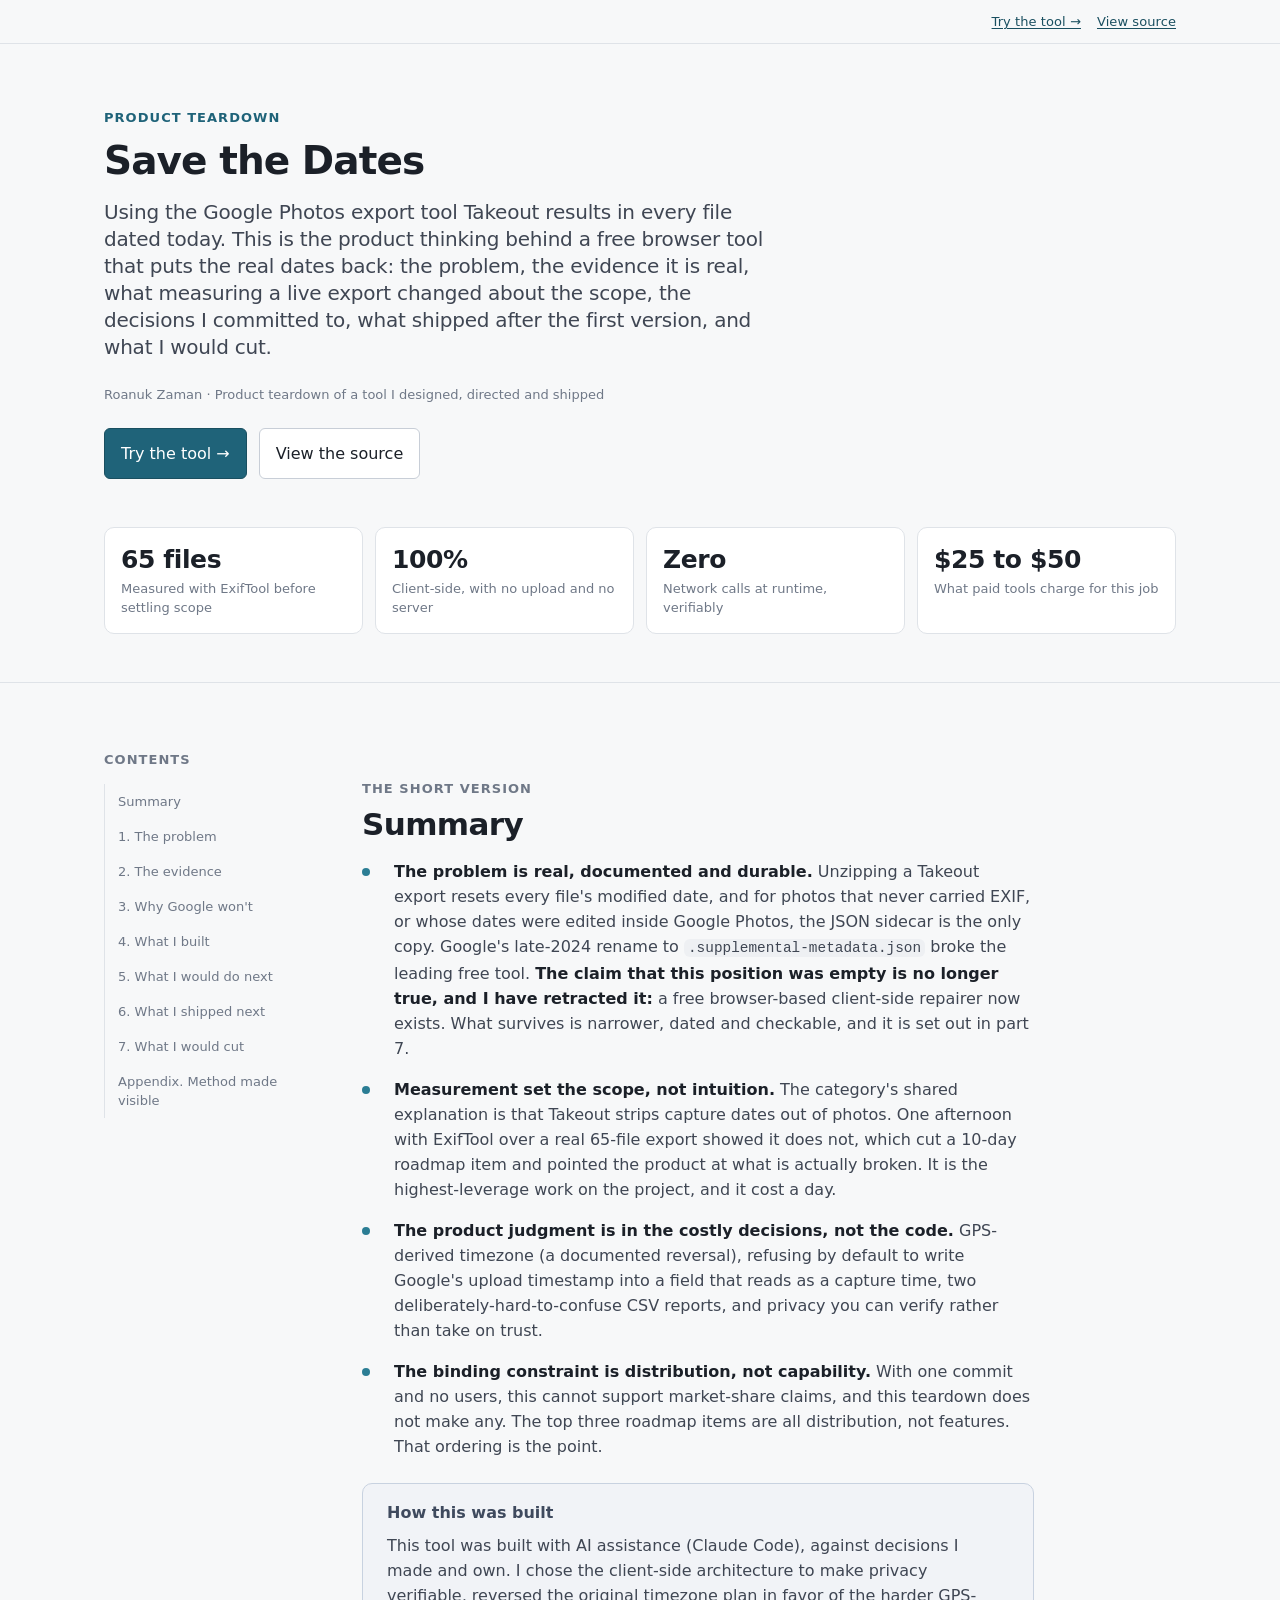
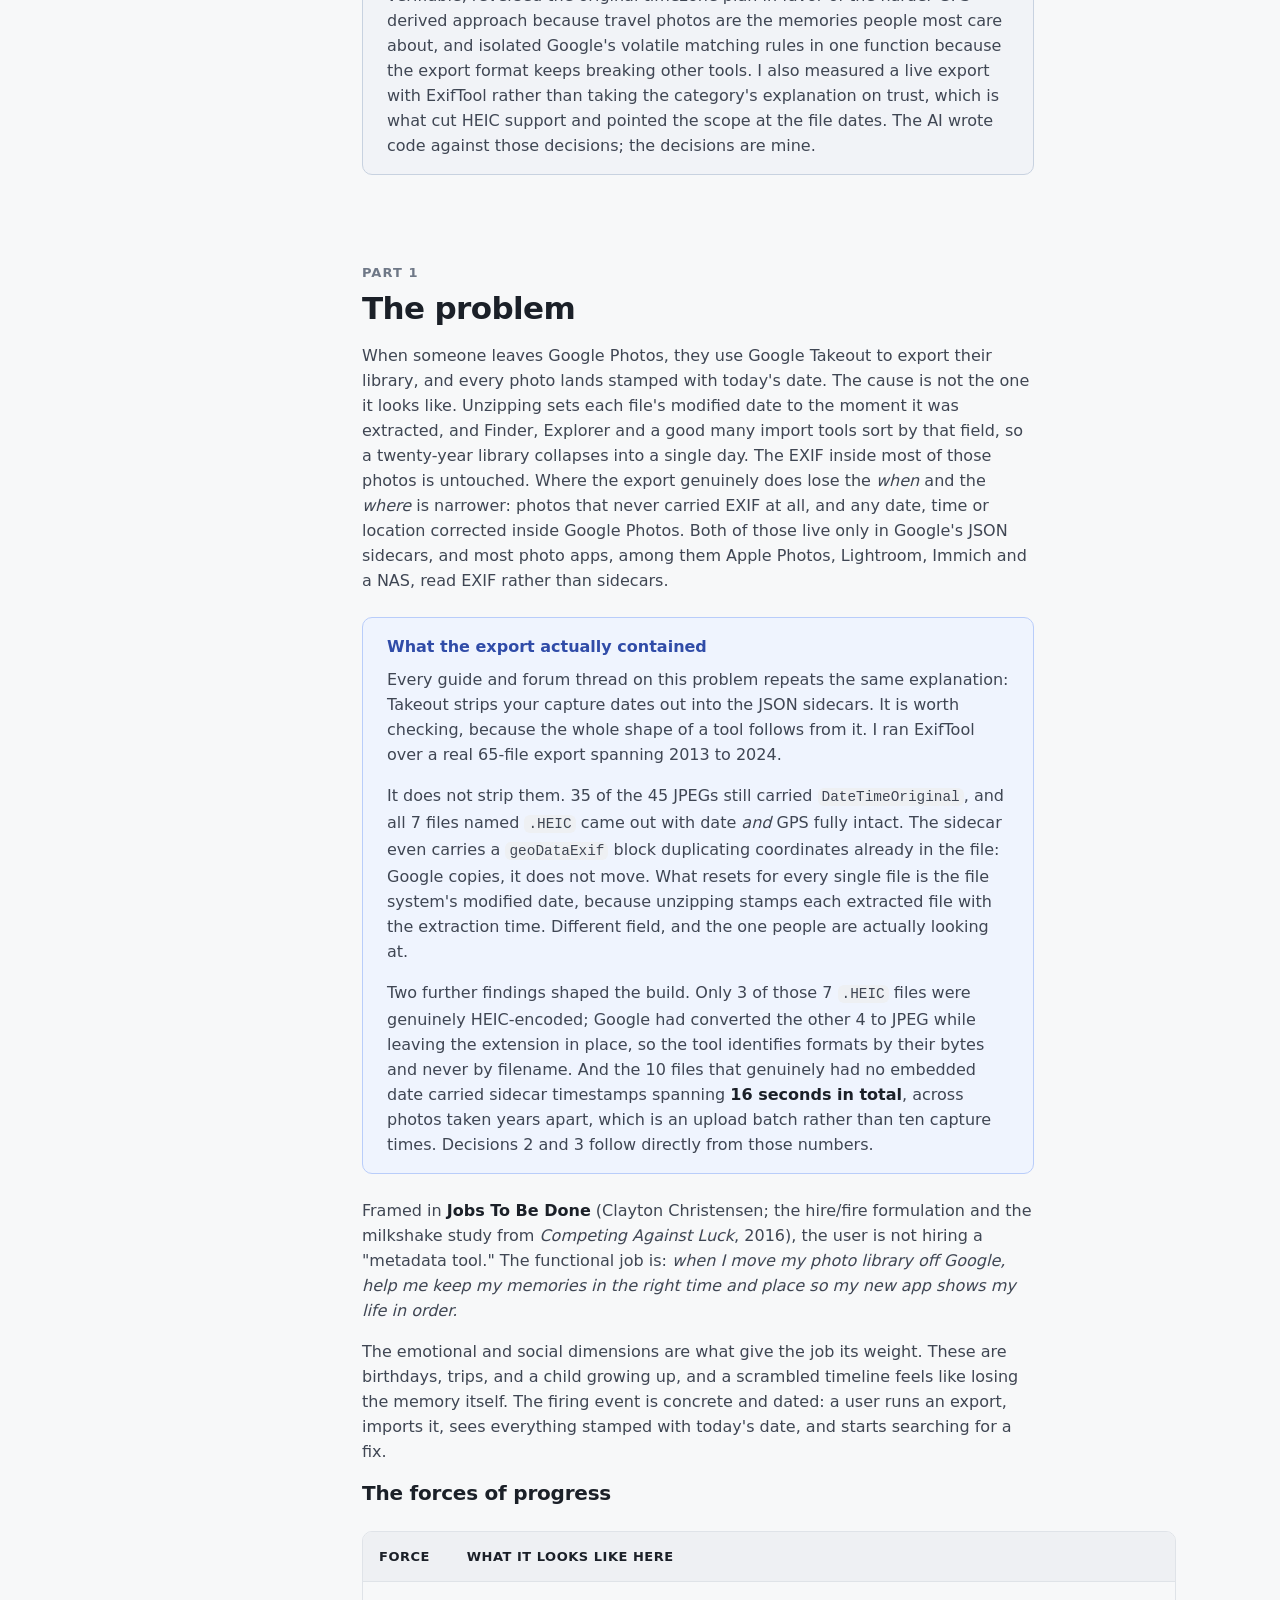
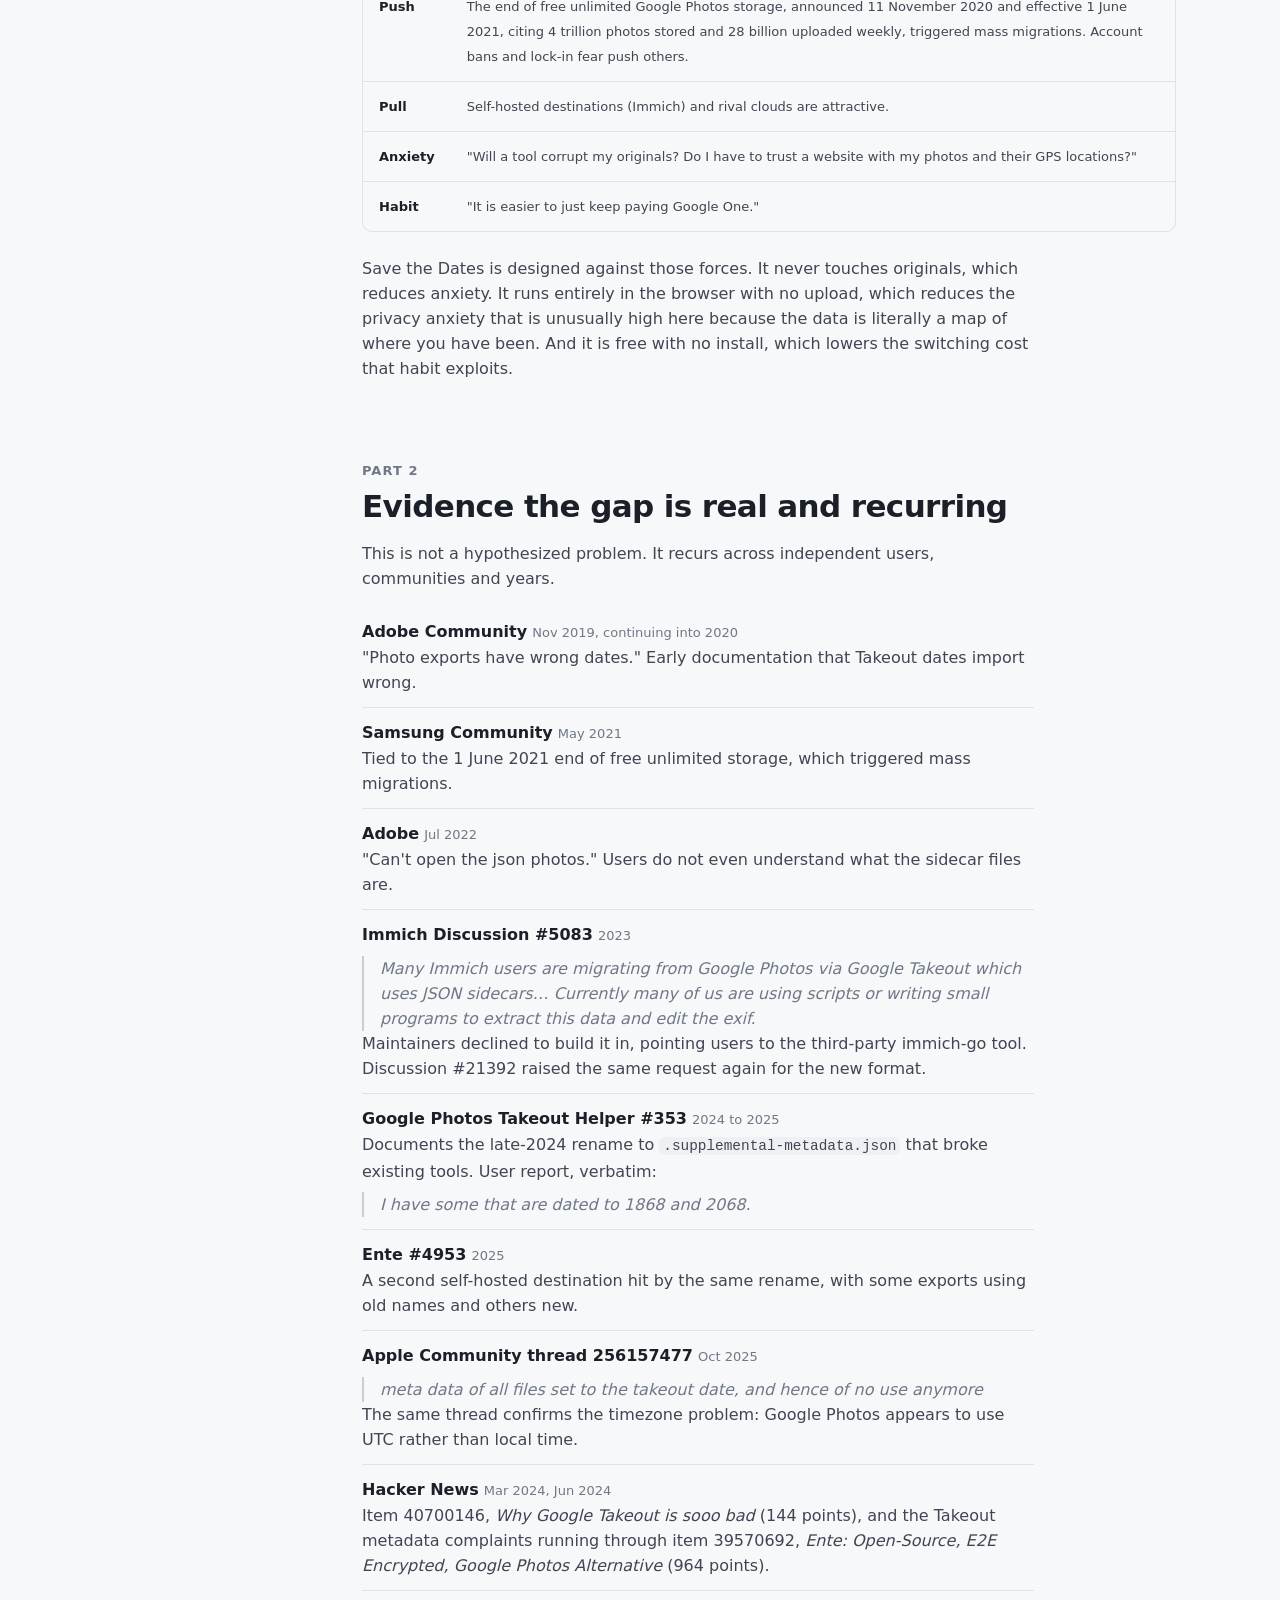
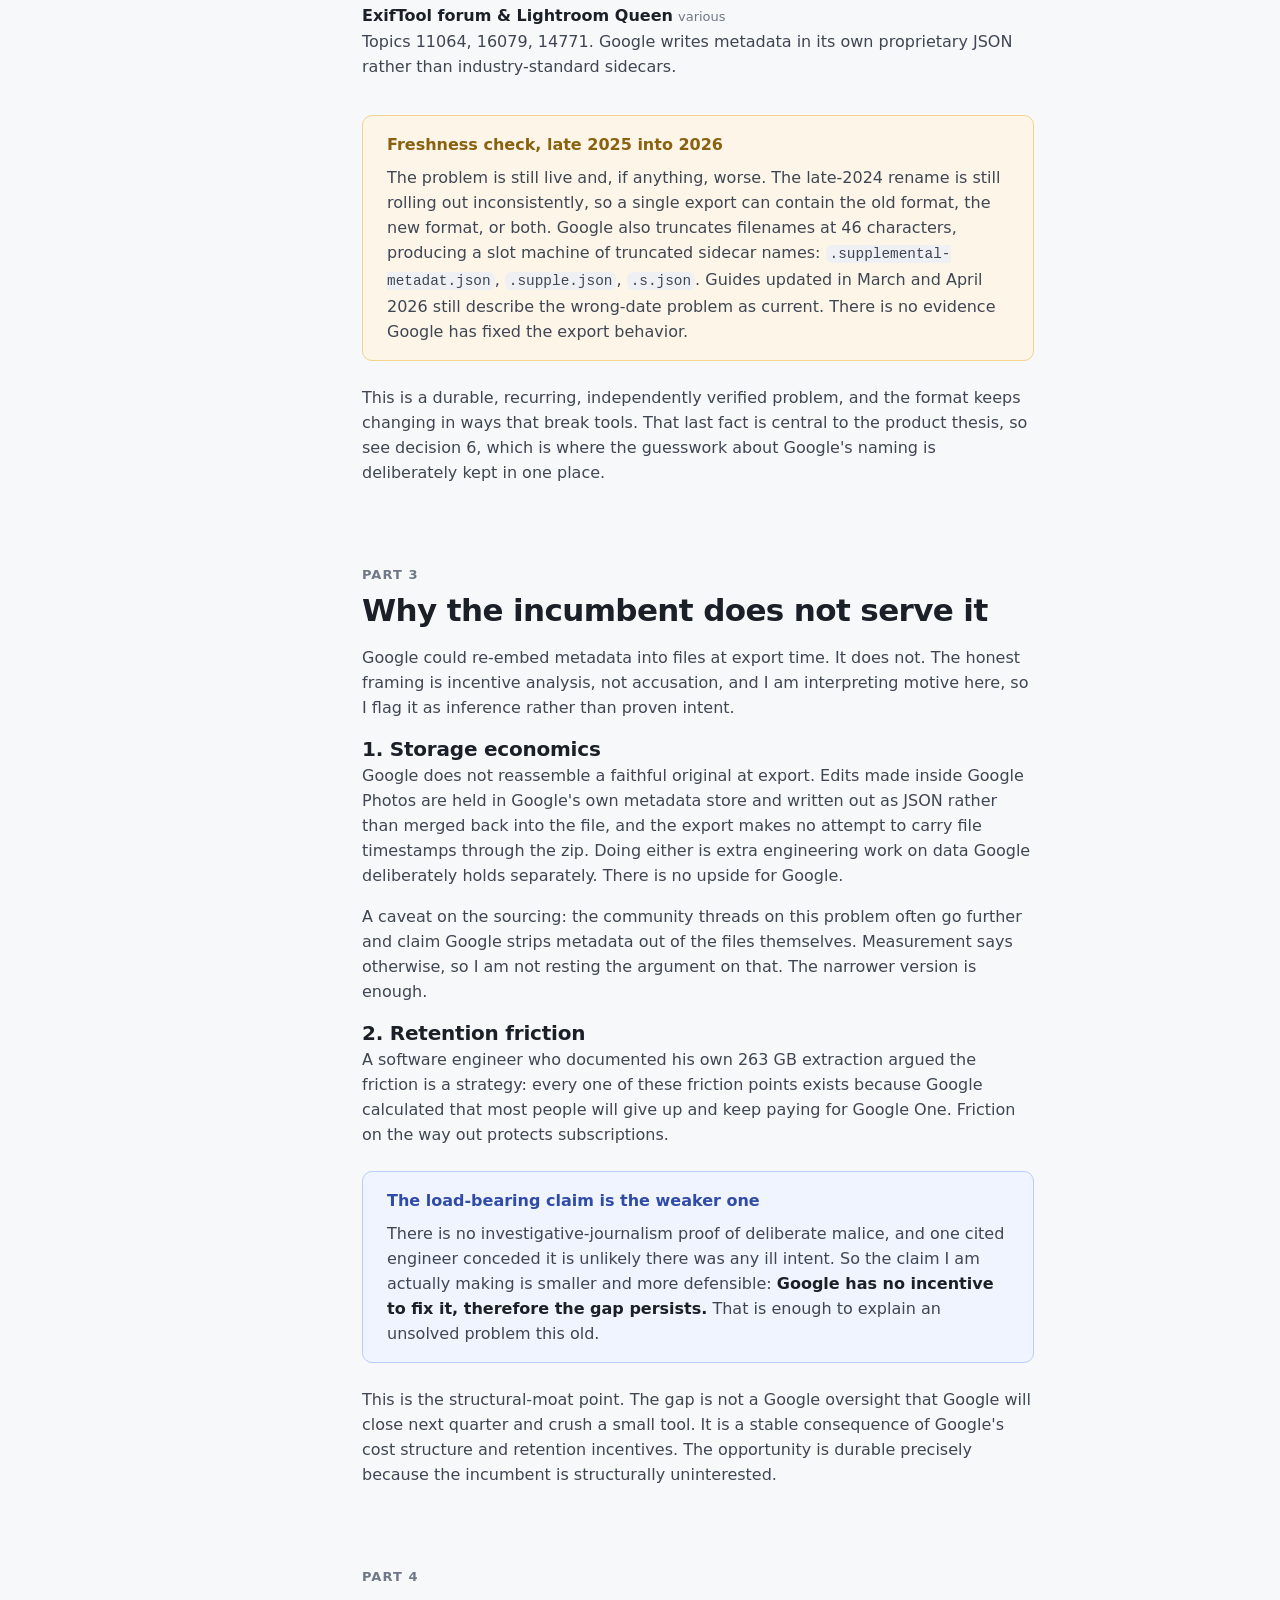
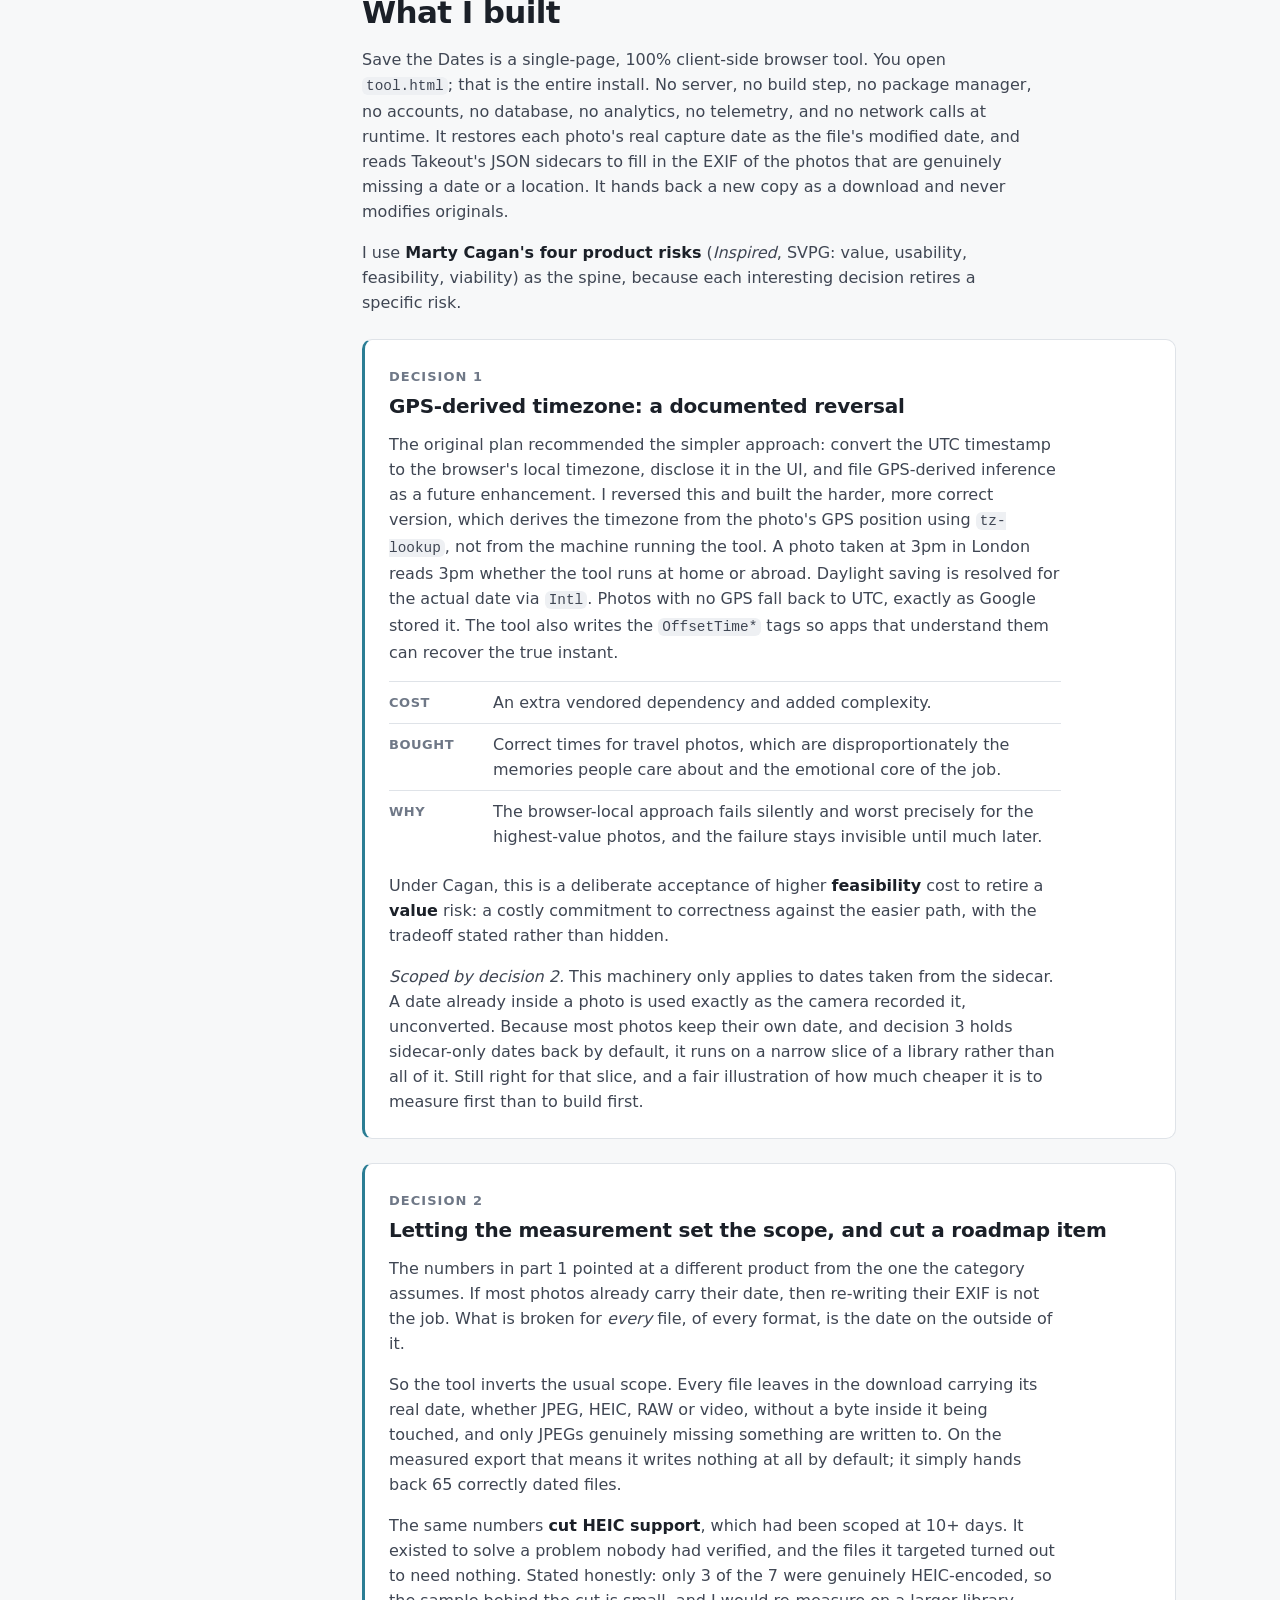
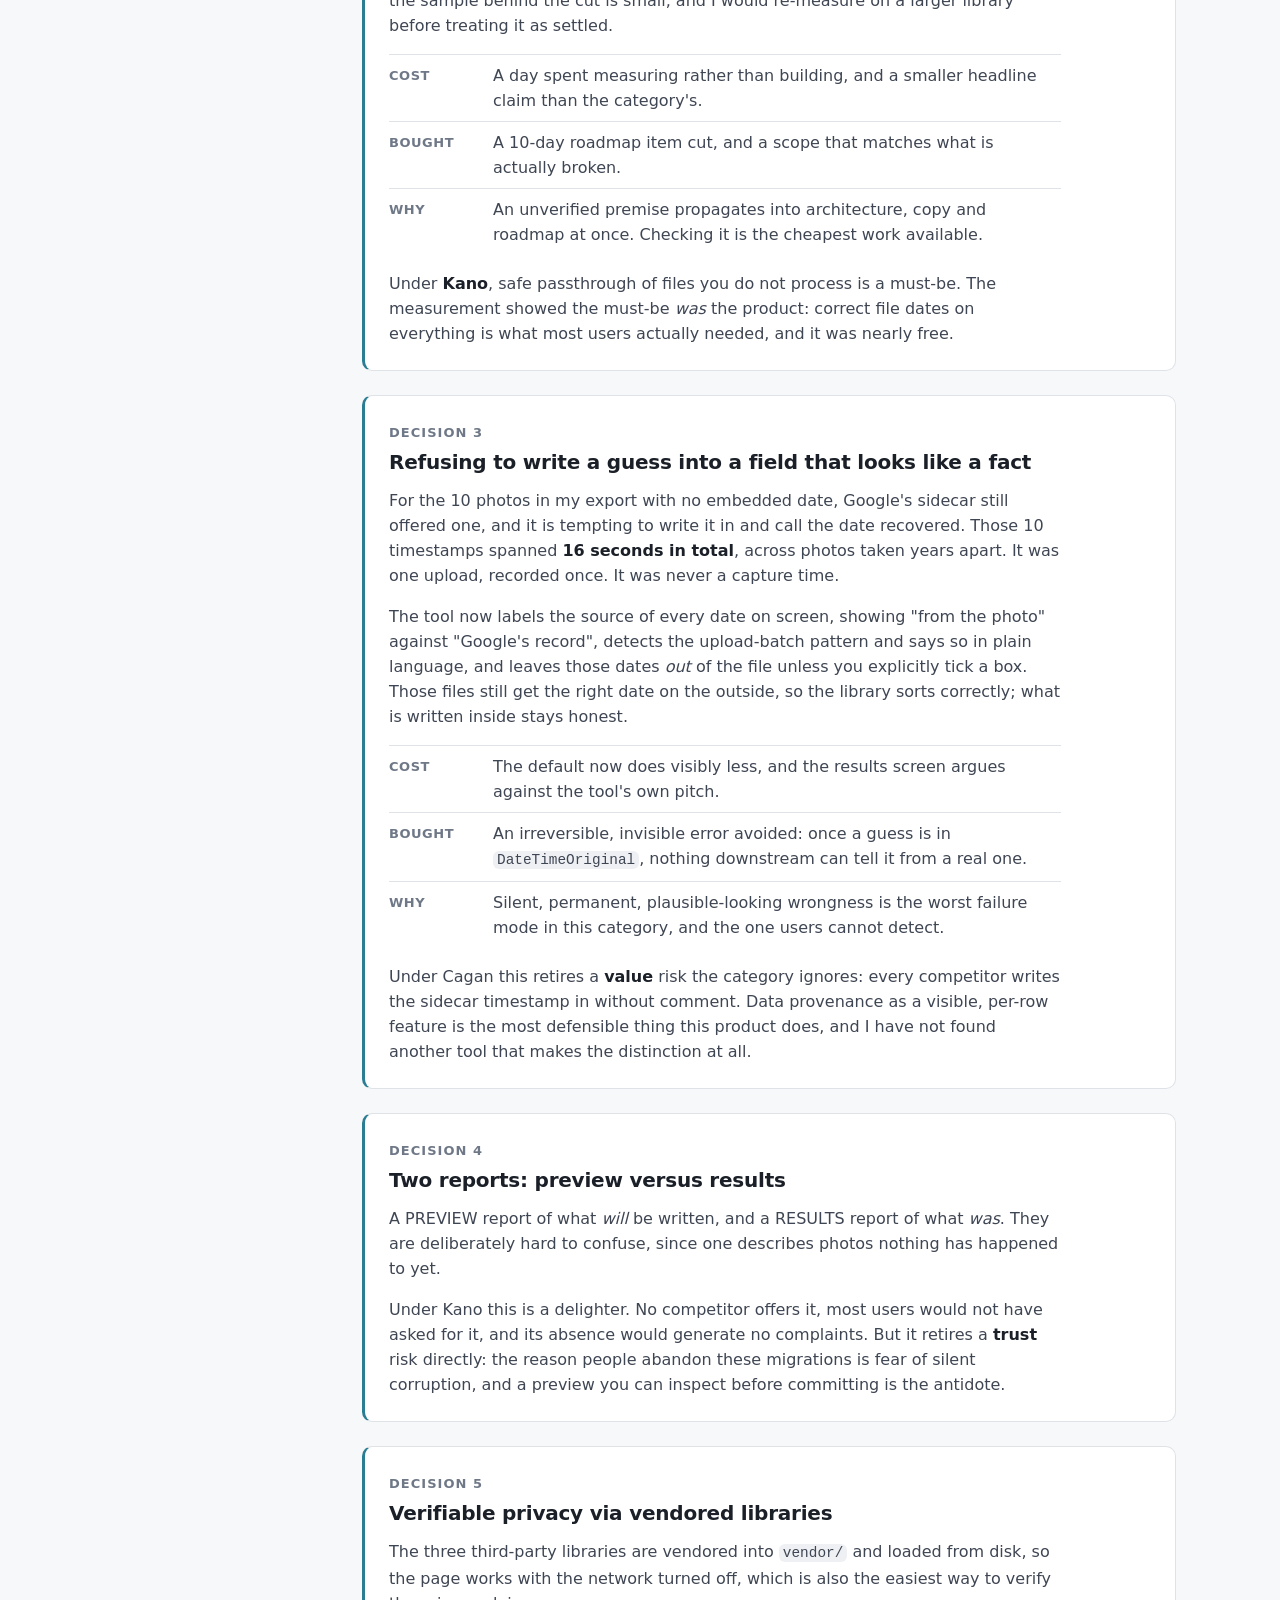
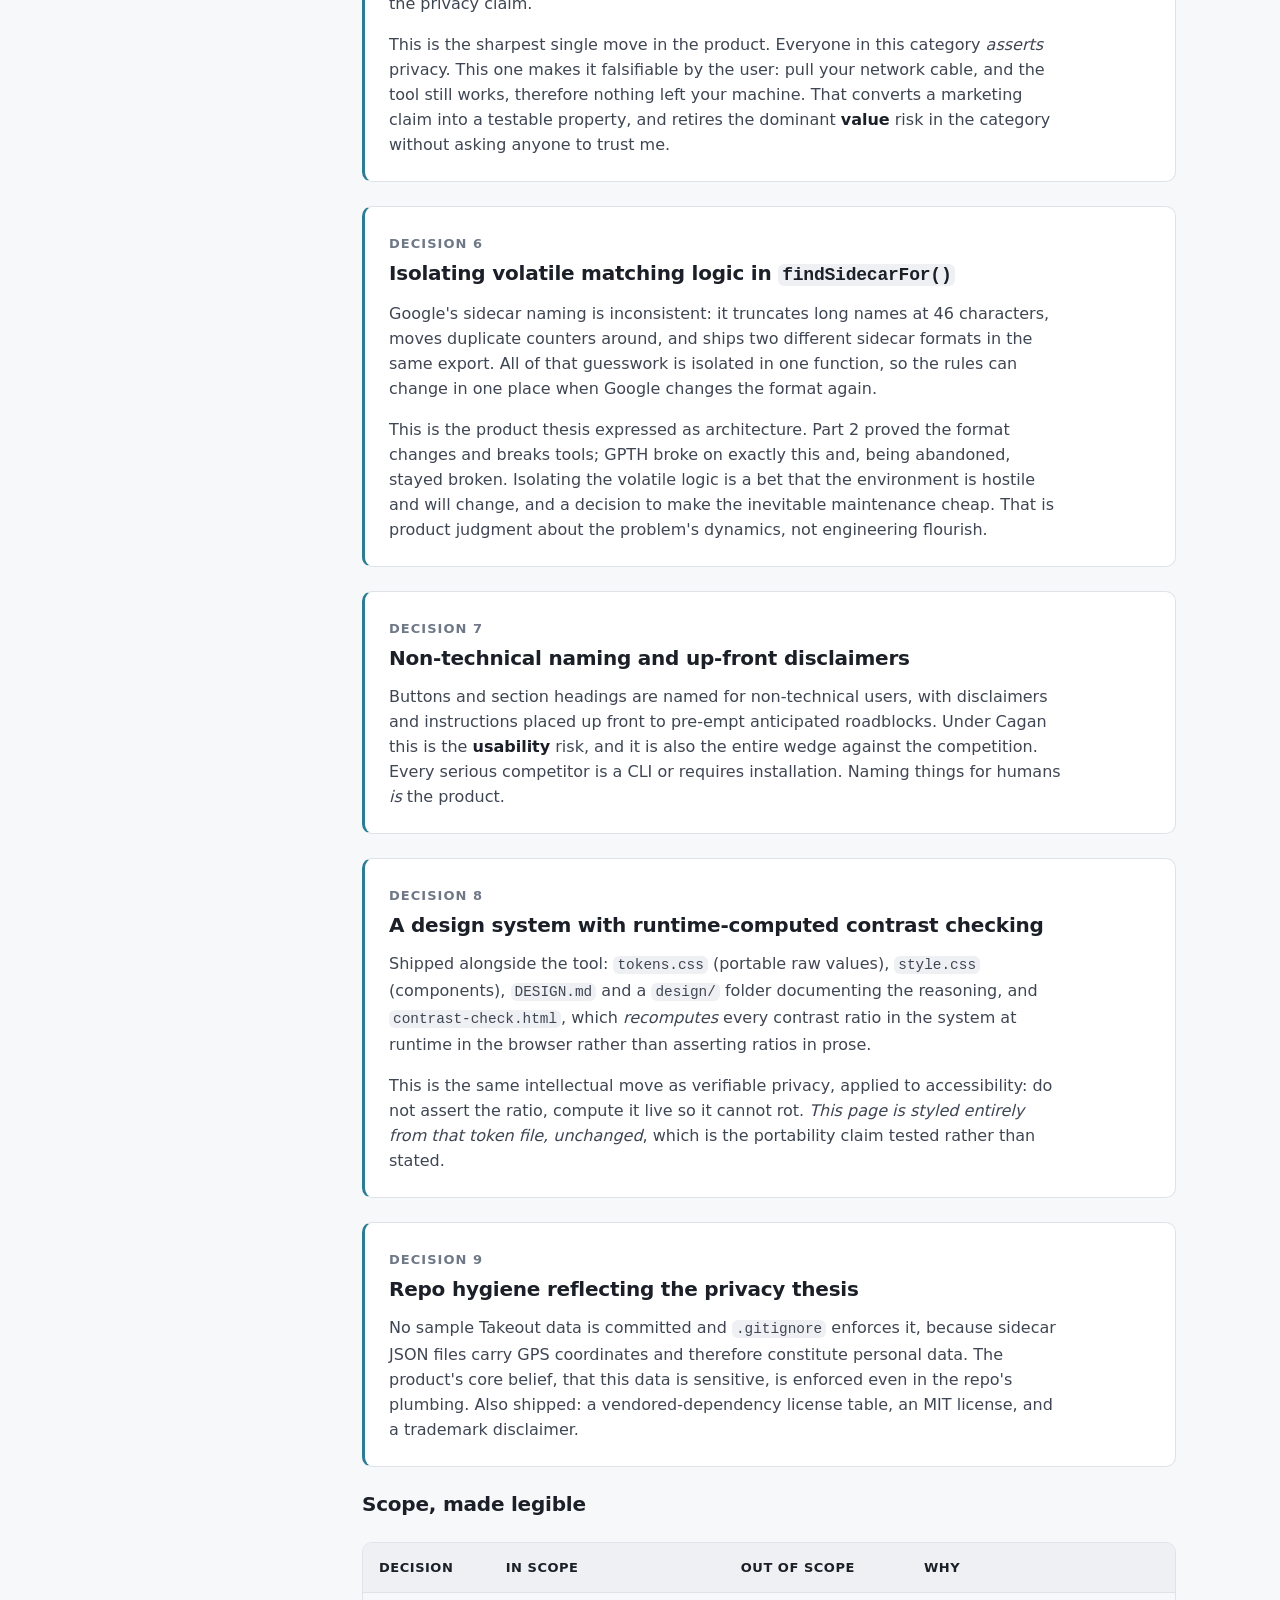
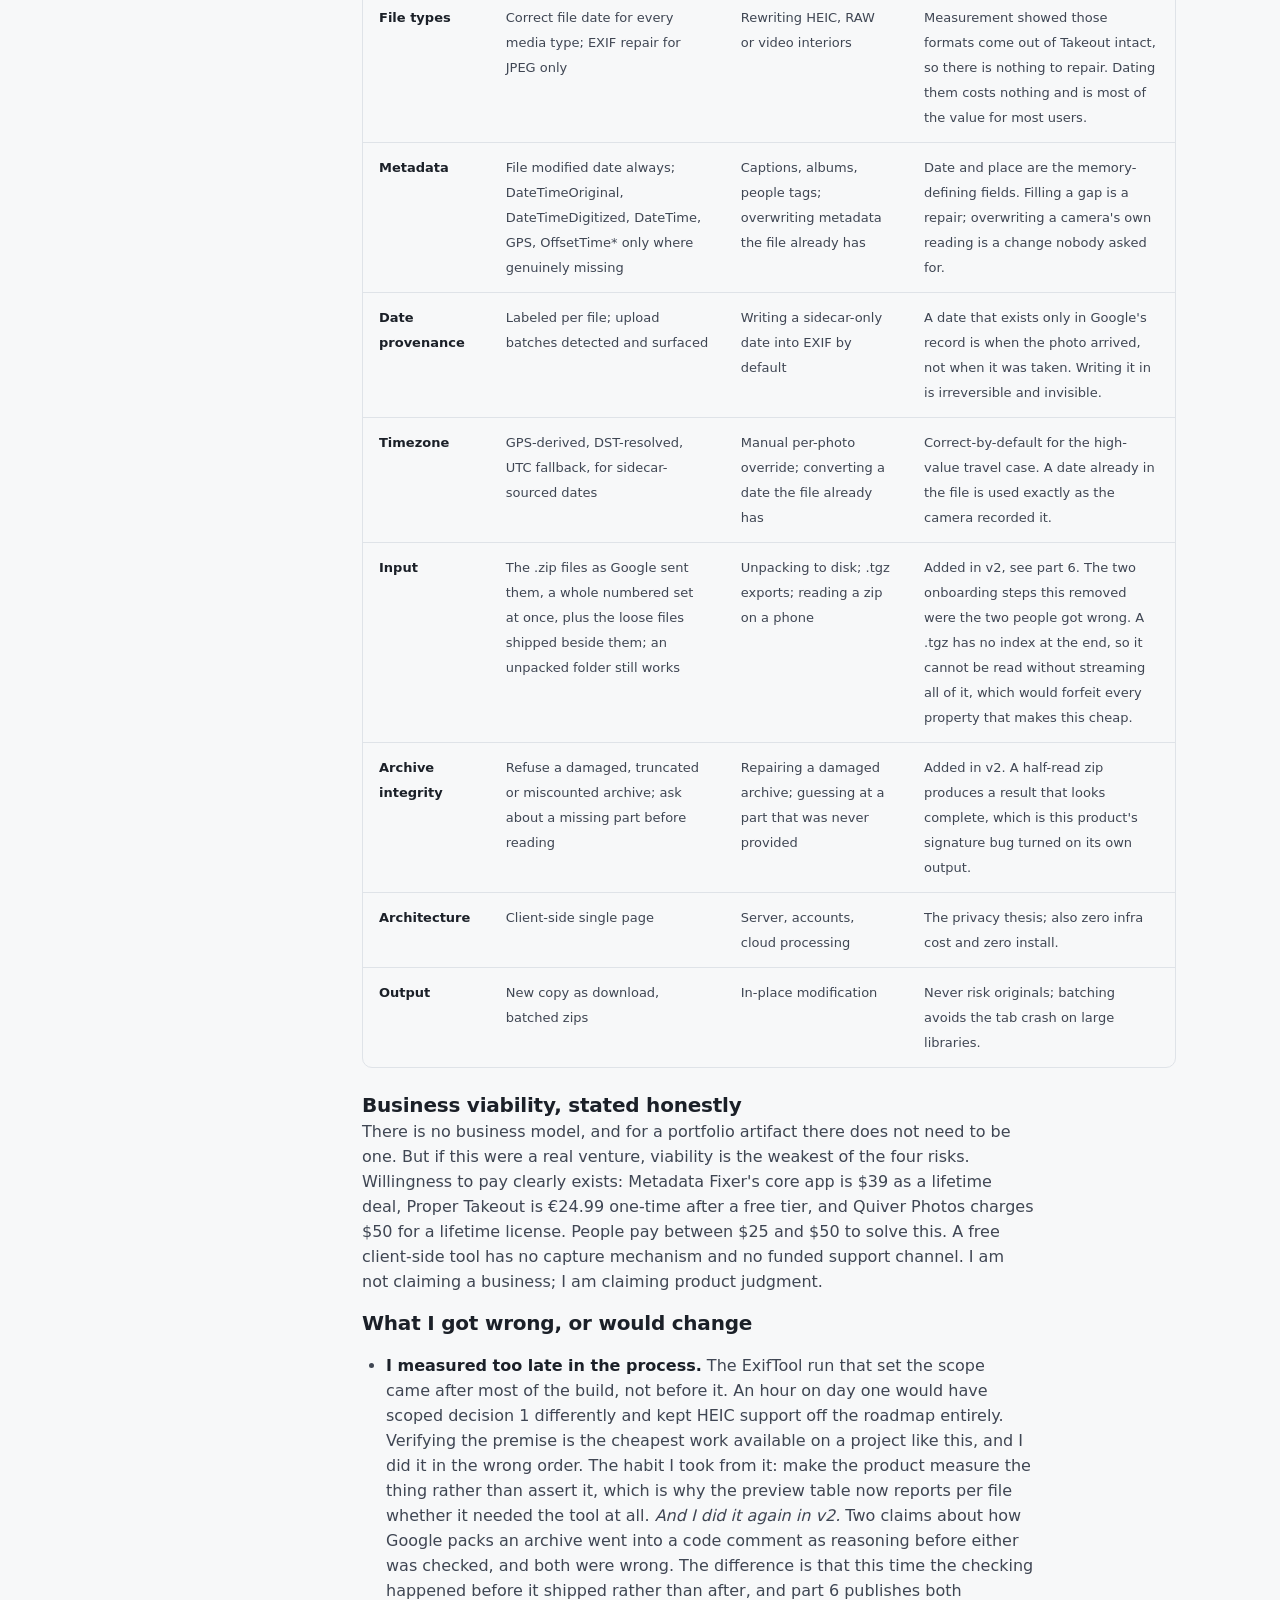
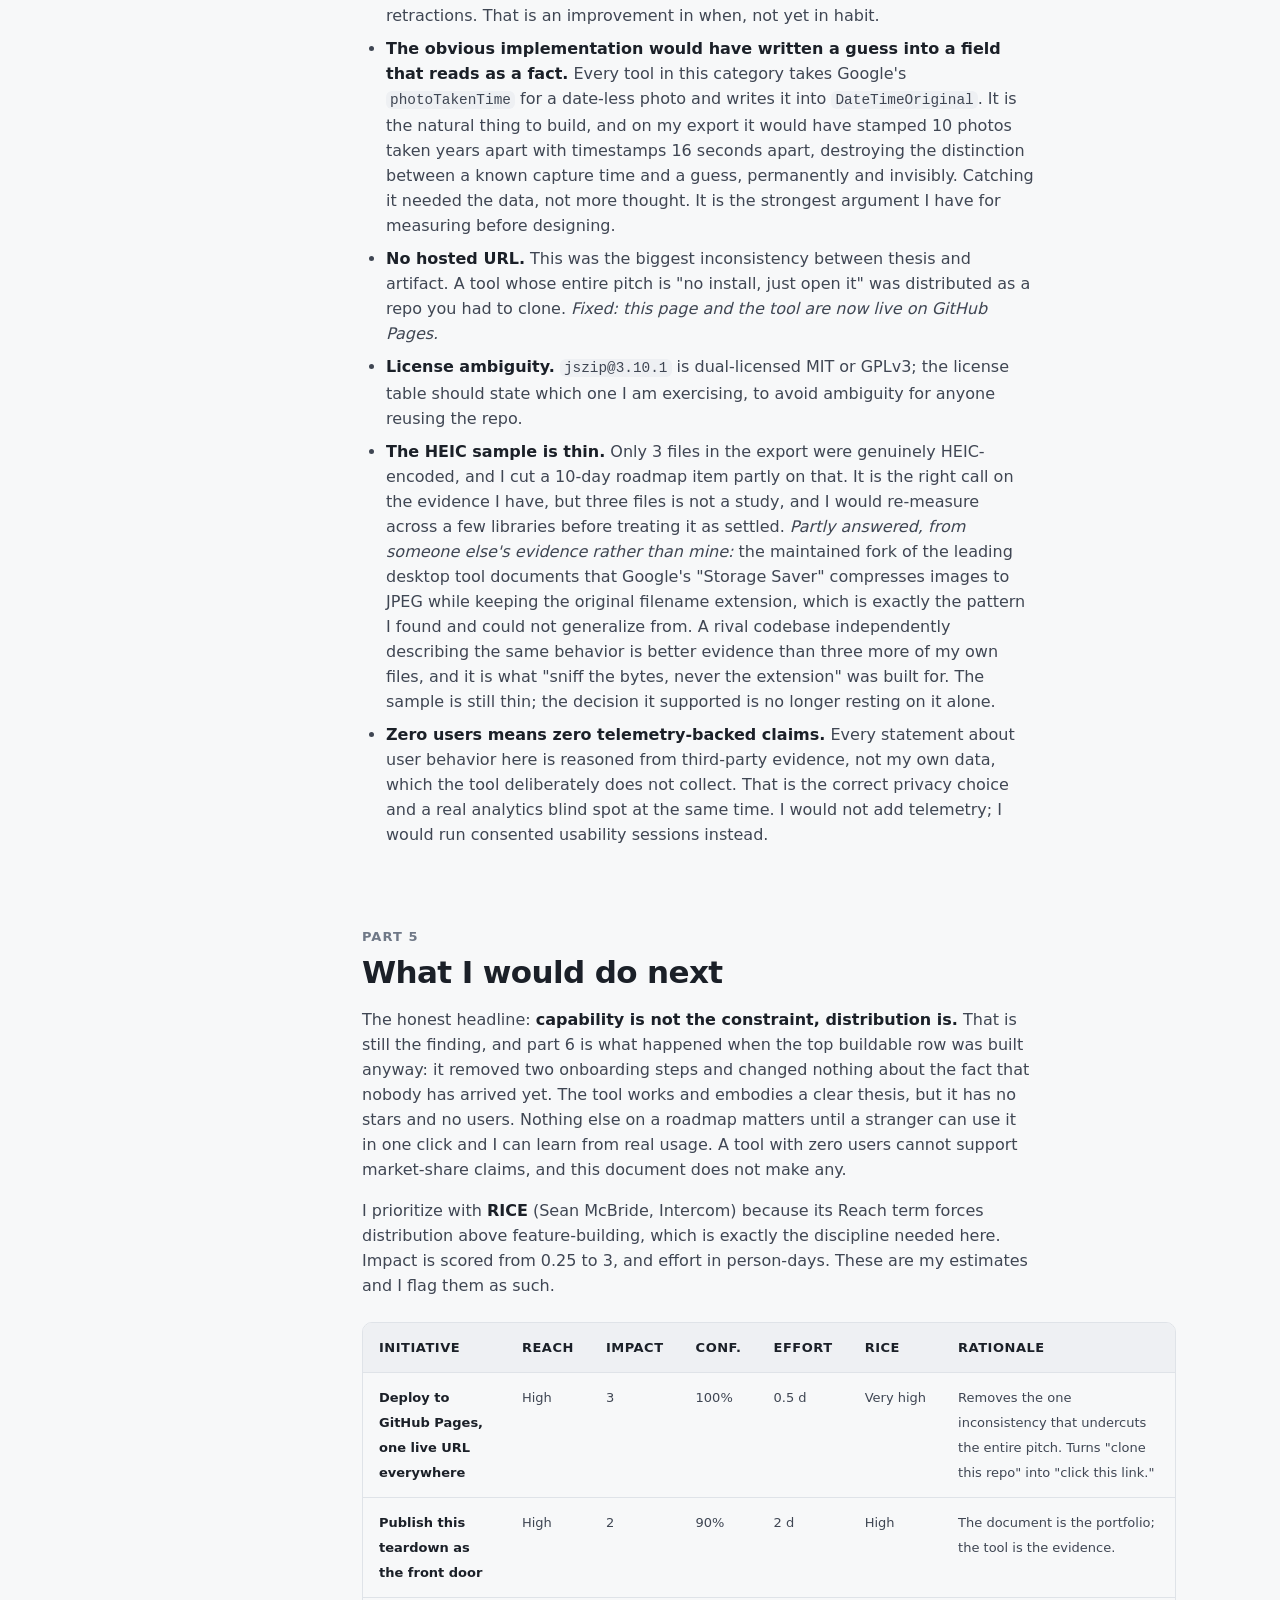
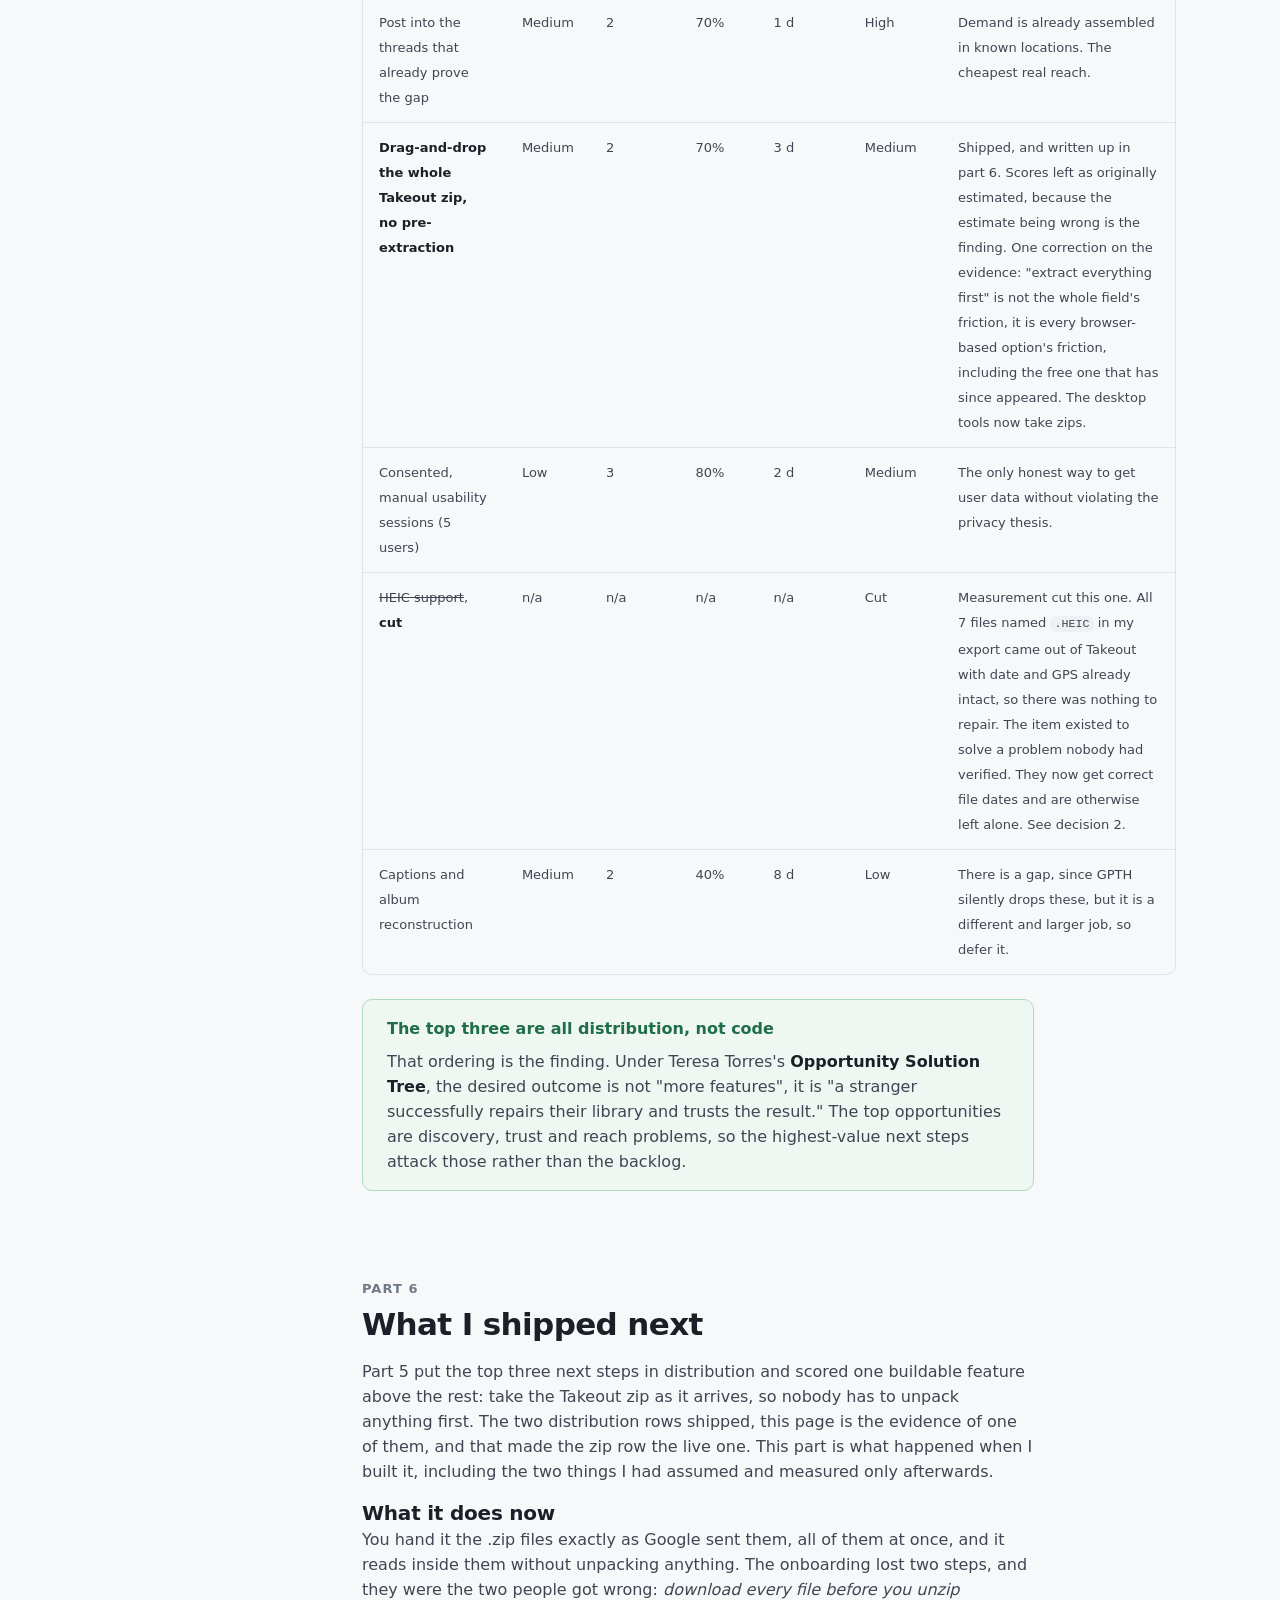
<file: index.html>
<!DOCTYPE html>
<html lang="en">
<head>
<meta charset="utf-8">
<meta name="viewport" content="width=device-width, initial-scale=1">
<title>Save the Dates: A Product Teardown</title>
<meta name="description" content="A product teardown of Save the Dates: the problem, the evidence it is real, what measuring a live Google Takeout export changed about the scope, the decisions I committed to, what shipped next, and what I would cut.">

<!-- Share card. Same image and treatment as index.html, but title, description
     and og:url describe THIS page - og:url is a canonical hint, so pointing it
     at the site root would make shared teardown links resolve to the tool. -->
<meta name="author" content="Roanuk Zaman" />
<meta property="og:title" content="Save the Dates: A Product Teardown">
<meta property="og:description" content="The product thinking behind a free, browser-based tool that repairs Google Photos Takeout dates: the problem, the evidence, what measuring a live export changed about the scope, the decisions I committed to, what shipped next, and what I would cut.">
<meta property="og:image" content="https://roanukz.github.io/save-the-dates/og-image.png?v=5">
<meta property="og:image:alt" content="A photo whose wrong export date is struck through and replaced with its real capture date.">
<meta property="og:image:width" content="2400">
<meta property="og:image:height" content="1254">
<meta property="og:url" content="https://roanukz.github.io/save-the-dates/">
<meta property="og:type" content="website">
<meta property="article:author" content="Roanuk Zaman" />
<meta name="twitter:card" content="summary_large_image">

<link rel="stylesheet" href="tokens.css">

<!-- A refresh should put you back at the top of the essay, and there are TWO
     separate things that stop it.

     The first is the address bar. Clicking an entry in the contents leaves a
     fragment behind, so the URL becomes .../#tldr, and a fragment survives a
     refresh: the browser re-applies it and drops you back at that section. That
     is correct behavior and it is not scroll restoration, which is why setting
     scrollRestoration alone never fixed it.

     The second is scroll restoration proper, which browsers do on reload, and
     which Safari has historically done even when asked not to, after the page
     has already painted. So it is re-asserted on load rather than only here.

     A link somebody shared still lands where it points: this only changes what
     a RELOAD does, never a fresh navigation. Back and forward keep their
     position too, because restoration is left alone unless this is a reload.

     Runs in the head so the fragment is gone before the browser acts on it. -->
<script>
(function () {
  var entry = performance.getEntriesByType && performance.getEntriesByType('navigation')[0];
  var isReload = entry
    ? entry.type === 'reload'
    : (performance.navigation && performance.navigation.type === 1);

  if (!isReload) return;

  if ('scrollRestoration' in history) history.scrollRestoration = 'manual';

  if (location.hash) {
    history.replaceState(null, '', location.pathname + location.search);
  }

  // Browsers put the old scroll position back AFTER the page has painted, and
  // they do it even when scrollRestoration says manual. A single scrollTo at
  // load therefore does not hold: it runs, and the restore lands on top of it.
  // So keep the top for a moment, and let go the instant the reader touches the
  // page, because fighting somebody for their own scrollbar is worse than the
  // problem being fixed.
  var reading = false;
  ['wheel', 'touchstart', 'keydown'].forEach(function (name) {
    window.addEventListener(name, function () { reading = true; },
                            { once: true, passive: true });
  });

  function holdTop(until) {
    if (reading) return;
    window.scrollTo(0, 0);
    if (performance.now() < until) {
      requestAnimationFrame(function () { holdTop(until); });
    }
  }

  window.addEventListener('DOMContentLoaded', function () { window.scrollTo(0, 0); });
  window.addEventListener('load', function () { holdTop(performance.now() + 400); });
})();
</script>

<style>
/* ===========================================================================
   Teardown page. Uses tokens.css unchanged — this page is itself the proof
   that the token file is portable, which is one of the claims it makes.
   Nothing here reaches for a raw ramp value; role tokens only, so dark mode
   keeps working for free.
   =========================================================================== */

/* Two roles this page needs that the core system does not define. tokens.css
   is explicit that components must never reach into the raw ramps, so they are
   mapped here once, in both schemes, and used by role below. Accent is not
   touched at all — that ramp is reserved for measurement. */
:root {
  --kicker-text: var(--primary-600);   /* section eyebrows */
  --marker:      var(--primary-500);   /* list markers, decision rule */
}
@media (prefers-color-scheme: dark) {
  :root {
    --kicker-text: var(--primary-300);
    --marker:      var(--primary-400);
  }
}

*, *::before, *::after { box-sizing: border-box; }

body {
  margin: 0;
  background: var(--page-bg);
  color: var(--text-body);
  font-family: var(--font-sans);
  font-size: var(--size-16);
  line-height: var(--lh-16);
  -webkit-font-smoothing: antialiased;
}

h1, h2, h3, h4 { color: var(--text-heading); margin: 0; }
h1 { font-size: var(--size-39); line-height: var(--lh-39); letter-spacing: var(--ls-39); font-weight: var(--w-39); }
h2 { font-size: var(--size-31); line-height: var(--lh-31); letter-spacing: var(--ls-31); font-weight: var(--w-31); }
h3 { font-size: var(--size-20); line-height: var(--lh-20); letter-spacing: var(--ls-20); font-weight: var(--w-20); }
h4 { font-size: var(--size-16); line-height: var(--lh-16); font-weight: 600; }

p { margin: 0 0 var(--space-16); max-width: var(--measure-16); }
a { color: var(--link); text-decoration-thickness: 1px; text-underline-offset: 2px; }
a:hover { color: var(--link-hover); }
code {
  font-family: var(--font-mono);
  font-size: 0.9em;
  background: var(--surface-sunken);
  padding: 1px var(--space-4);
  border-radius: var(--radius);
}
strong { color: var(--text-heading); font-weight: 600; }

:focus-visible { outline: 2px solid var(--focus-ring); outline-offset: 2px; border-radius: var(--radius); }

.skip {
  position: absolute; left: -9999px;
  background: var(--fill); color: var(--on-fill);
  padding: var(--space-12) var(--space-16); border-radius: var(--radius); z-index: 100;
}
.skip:focus { left: var(--space-16); top: var(--space-16); }

/* --- Shell ---------------------------------------------------------------- */

.wrap { max-width: 1120px; margin: 0 auto; padding: 0 var(--space-24); }

.layout { display: block; }
@media (min-width: 1000px) {
  .layout { display: grid; grid-template-columns: 210px minmax(0, 1fr); gap: var(--space-48); align-items: start; }
}

/* --- Site header ----------------------------------------------------------
   Sticky, so the links out stay reachable from anywhere in a long essay. It
   needs an opaque background because content scrolls underneath it, and the
   page must know its height: the contents rail and every anchored section have
   to clear it, or a jump lands with its heading hidden behind the bar. */

/* Measured, not guessed: 12px padding each side of a 13px/1.4 line, plus the
   1px rule. If the bar's padding or type size changes, remeasure this. */
:root { --topbar-h: 44px; }

.topbar {
  position: sticky;
  top: 0;
  z-index: 50;
  background: var(--page-bg);
  border-bottom: 1px solid var(--border-subtle);
  font-size: var(--size-13);
  line-height: var(--lh-13);
  letter-spacing: var(--ls-13);
}

.topbar .wrap {
  display: flex;
  gap: var(--space-16);
  justify-content: flex-end;
  padding-top: var(--space-12);
  padding-bottom: var(--space-12);
}

/* --- Hero ----------------------------------------------------------------- */

.hero { border-bottom: 1px solid var(--border-subtle); padding: var(--space-64) 0 var(--space-48); }

.eyebrow {
  font-size: var(--size-13); line-height: var(--lh-13); letter-spacing: 0.08em;
  text-transform: uppercase; font-weight: 600; color: var(--kicker-text); margin: 0 0 var(--space-12);
}

.hero h1 { max-width: 16ch; }
.lede {
  font-size: var(--size-20); line-height: var(--lh-20); letter-spacing: var(--ls-20);
  color: var(--text-body); max-width: var(--measure-20); margin: var(--space-16) 0 var(--space-24);
}
.byline { font-size: var(--size-13); line-height: var(--lh-13); color: var(--text-muted); margin: 0 0 var(--space-24); }

.cta-row { display: flex; flex-wrap: wrap; gap: var(--space-12); margin-top: var(--space-24); }
.btn {
  display: inline-flex; align-items: center; gap: var(--space-8);
  padding: var(--space-12) var(--space-16);
  border-radius: var(--radius); font-size: var(--size-16); font-weight: 500;
  text-decoration: none; border: 1px solid transparent; transition: background .12s ease, border-color .12s ease;
}
.btn-primary { background: var(--fill); color: var(--on-fill); border-color: var(--fill-border); }
.btn-primary:hover { background: var(--fill-hover); color: var(--on-fill); }
.btn-secondary { background: var(--surface); color: var(--text-heading); border-color: var(--border-default); }
.btn-secondary:hover { background: var(--neutral-fill-hover); border-color: var(--border-strong); color: var(--text-heading); }

/* --- Facts strip ---------------------------------------------------------- */

.facts {
  display: grid; grid-template-columns: repeat(auto-fit, minmax(170px, 1fr));
  gap: var(--space-12); margin-top: var(--space-48);
}
.fact {
  background: var(--surface); border: 1px solid var(--border-subtle);
  border-radius: var(--radius-lg); padding: var(--space-16);
}
.fact-value {
  font-size: var(--size-25); line-height: var(--lh-25); letter-spacing: var(--ls-25);
  font-weight: var(--w-25); color: var(--text-heading); display: block;
}
.fact-label { font-size: var(--size-13); line-height: var(--lh-13); color: var(--text-muted); margin-top: var(--space-4); display: block; }

/* --- Nav ------------------------------------------------------------------ */

/* Shown at every width. A contents list is one of the few things a reader
   on a phone needs MORE than a reader on a desktop, because they cannot see
   the shape of a long page by scrolling. It only becomes a sticky rail once
   there is a column to put it in. */
.toc { padding-top: var(--space-32); }
.toc-title {
  font-size: var(--size-13); text-transform: uppercase; letter-spacing: 0.08em;
  font-weight: 600; color: var(--text-muted); margin: 0 0 var(--space-12);
}
.toc ol {
  list-style: none; margin: 0; padding: 0;
  font-size: var(--size-13); line-height: var(--lh-13);
}
.toc li { margin-bottom: var(--space-8); }
.toc a { color: var(--link); }

@media (min-width: 1000px) {
  /* Clears the sticky site header, or the rail slides underneath it. */
  .toc { display: block; position: sticky; top: calc(var(--topbar-h) + var(--space-32)); padding-top: var(--space-64); }
  .toc ol { border-left: 1px solid var(--border-subtle); }
  .toc li { margin: 0; }
  .toc a {
    display: block; padding: var(--space-8) var(--space-12);
    font-size: var(--size-13); line-height: var(--lh-13);
    color: var(--text-muted); text-decoration: none; border-left: 2px solid transparent; margin-left: -1px;
  }
  .toc a:hover { color: var(--text-body); }
  .toc a.active { color: var(--link); border-left-color: var(--fill); font-weight: 600; }
}

/* --- Sections ------------------------------------------------------------- */

main { padding-bottom: var(--space-96); }
/* The scroll margin has to clear the sticky header too, or following a link
   from the contents leaves that section's heading hidden behind the bar. */
section { padding-top: var(--space-64); scroll-margin-top: calc(var(--topbar-h) + var(--space-24)); }
section > h2 { max-width: var(--measure-25); }
.section-kicker {
  font-size: var(--size-13); line-height: var(--lh-13); letter-spacing: 0.08em; text-transform: uppercase;
  font-weight: 600; color: var(--text-muted); margin: 0 0 var(--space-8);
}
section > h2 + p { margin-top: var(--space-16); }

ul, ol { max-width: var(--measure-16); padding-left: var(--space-24); }
li { margin-bottom: var(--space-8); }

/* --- Callouts ------------------------------------------------------------- */

.callout {
  border: 1px solid; border-radius: var(--radius-lg);
  padding: var(--space-16) var(--space-24); margin: var(--space-24) 0;
  max-width: var(--measure-16);
}
.callout p:last-child { margin-bottom: 0; }
.callout h4 { margin-bottom: var(--space-8); }

.callout-notice { background: var(--notice-tint); border-color: var(--notice-line); }
.callout-notice h4 { color: var(--notice-text); }
.callout-info { background: var(--info-tint); border-color: var(--info-line); }
.callout-info h4 { color: var(--info-text); }
.callout-warning { background: var(--warning-tint); border-color: var(--warning-line); }
.callout-warning h4 { color: var(--warning-text); }
.callout-success { background: var(--success-tint); border-color: var(--success-line); }
.callout-success h4 { color: var(--success-text); }

/* --- TL;DR ---------------------------------------------------------------- */

.tldr { margin: var(--space-32) 0 0; }
.tldr ul { list-style: none; padding: 0; max-width: var(--measure-16); }
.tldr li {
  position: relative; padding-left: var(--space-32); margin-bottom: var(--space-16);
}
.tldr li::before {
  content: ""; position: absolute; left: 0; top: 9px;
  width: 8px; height: 8px; border-radius: 50%; background: var(--marker);
}

/* --- Decision cards ------------------------------------------------------- */

.decision {
  background: var(--surface); border: 1px solid var(--border-subtle);
  border-left: 3px solid var(--marker);
  border-radius: var(--radius-lg); padding: var(--space-24); margin: var(--space-24) 0;
}
.decision > h3 { margin-bottom: var(--space-12); }
.decision > p:last-child { margin-bottom: 0; }
.decision-num {
  font-size: var(--size-13); font-weight: 600; letter-spacing: 0.08em; text-transform: uppercase;
  color: var(--text-muted); display: block; margin-bottom: var(--space-4);
}
.tradeoff { list-style: none; padding: 0; margin: var(--space-16) 0 0; max-width: var(--measure-16); }
.tradeoff li {
  display: grid; grid-template-columns: 92px minmax(0, 1fr); gap: var(--space-12);
  padding: var(--space-8) 0; border-top: 1px solid var(--border-subtle); margin: 0;
}
.tradeoff dt, .tradeoff .k {
  font-size: var(--size-13); line-height: var(--lh-16); font-weight: 600;
  color: var(--text-muted); text-transform: uppercase; letter-spacing: 0.04em;
}

/* --- Tables --------------------------------------------------------------- */

.table-scroll { overflow-x: auto; margin: var(--space-24) 0; border: 1px solid var(--border-subtle); border-radius: var(--radius-lg); }
table { border-collapse: collapse; width: 100%; min-width: 620px; font-size: var(--size-13); line-height: var(--lh-16); }
th, td { text-align: left; padding: var(--space-12) var(--space-16); border-bottom: 1px solid var(--border-subtle); vertical-align: top; }
thead th {
  background: var(--surface-sunken); color: var(--text-heading); font-weight: 600;
  text-transform: uppercase; letter-spacing: 0.04em; font-size: var(--size-13); white-space: nowrap;
}
tbody tr:last-child td { border-bottom: none; }
td.num { white-space: nowrap; }

/* --- Evidence list -------------------------------------------------------- */

.evidence { list-style: none; padding: 0; max-width: var(--measure-16); }
.evidence li { padding: var(--space-12) 0; border-bottom: 1px solid var(--border-subtle); margin: 0; }
.evidence li:last-child { border-bottom: none; }
.evidence .src { color: var(--text-heading); font-weight: 600; }
.evidence .yr { color: var(--text-muted); font-size: var(--size-13); }
blockquote {
  margin: var(--space-8) 0 0; padding-left: var(--space-16);
  border-left: 2px solid var(--border-default); color: var(--text-muted); font-style: italic;
}

/* --- ERRC grid ------------------------------------------------------------ */

.errc { display: grid; grid-template-columns: repeat(auto-fit, minmax(260px, 1fr)); gap: var(--space-16); margin: var(--space-24) 0; }
.errc-cell { background: var(--surface); border: 1px solid var(--border-subtle); border-radius: var(--radius-lg); padding: var(--space-16) var(--space-24); }
.errc-cell h4 { margin-bottom: var(--space-8); }
.errc-cell ul { padding-left: var(--space-16); margin: 0; font-size: var(--size-13); line-height: var(--lh-16); }

/* --- Footer --------------------------------------------------------------- */

footer {
  border-top: 1px solid var(--border-subtle); padding: var(--space-32) 0 var(--space-64);
  font-size: var(--size-13); line-height: var(--lh-16); color: var(--text-muted);
}
footer p { max-width: var(--measure-16); }
footer a { color: var(--link); }
</style>
</head>
<body>

<a class="skip" href="#main">Skip to content</a>

<!-- The site header. Frozen to the top of the viewport, because on a page this
     long the way out to the tool should never be more than a glance away. Small
     and right-aligned on purpose: this is wayfinding, and the hero's own buttons
     are where the emphasis belongs. -->
<nav class="topbar" aria-label="Site">
  <div class="wrap">
    <a href="tool.html">Try the tool &rarr;</a>
    <a href="https://github.com/Roanukz/save-the-dates">View source</a>
  </div>
</nav>

<header class="hero">
  <div class="wrap">
    <p class="eyebrow">Product teardown</p>
    <h1>Save the Dates</h1>
    <p class="lede">Using the Google Photos export tool Takeout results in every file dated today. This is the product thinking behind a free browser tool that puts the real dates back: the problem, the evidence it is real, what measuring a live export changed about the scope, the decisions I committed to, what shipped after the first version, and what I would cut.</p>
    <p class="byline">Roanuk Zaman · Product teardown of a tool I designed, directed and shipped</p>

    <div class="cta-row">
      <a class="btn btn-primary" href="tool.html">Try the tool &rarr;</a>
      <a class="btn btn-secondary" href="https://github.com/Roanukz/save-the-dates">View the source</a>
    </div>

    <div class="facts">
      <div class="fact">
        <span class="fact-value">65 files</span>
        <span class="fact-label">Measured with ExifTool before settling scope</span>
      </div>
      <div class="fact">
        <span class="fact-value">100%</span>
        <span class="fact-label">Client-side, with no upload and no server</span>
      </div>
      <div class="fact">
        <span class="fact-value">Zero</span>
        <span class="fact-label">Network calls at runtime, verifiably</span>
      </div>
      <div class="fact">
        <span class="fact-value">$25 to $50</span>
        <span class="fact-label">What paid tools charge for this job</span>
      </div>
    </div>
  </div>
</header>

<div class="wrap layout">

  <nav class="toc" aria-label="Sections">
    <p class="toc-title">Contents</p>
    <ol>
      <li><a href="#tldr">Summary</a></li>
      <li><a href="#problem">1. The problem</a></li>
      <li><a href="#evidence">2. The evidence</a></li>
      <li><a href="#incumbent">3. Why Google won't</a></li>
      <li><a href="#built">4. What I built</a></li>
      <li><a href="#next">5. What I would do next</a></li>
      <li><a href="#shipped">6. What I shipped next</a></li>
      <li><a href="#cut">7. What I would cut</a></li>
      <li><a href="#frameworks">Appendix. Method made visible</a></li>
    </ol>
  </nav>

  <main id="main">

    <section id="tldr" class="tldr">
      <p class="section-kicker">The short version</p>
      <h2>Summary</h2>
      <ul>
        <li><strong>The problem is real, documented and durable.</strong> Unzipping a Takeout export resets every file's modified date, and for photos that never carried EXIF, or whose dates were edited inside Google Photos, the JSON sidecar is the only copy. Google's late-2024 rename to <code>.supplemental-metadata.json</code> broke the leading free tool. <strong>The claim that this position was empty is no longer true, and I have retracted it:</strong> a free browser-based client-side repairer now exists. What survives is narrower, dated and checkable, and it is set out in part 7.</li>
        <li><strong>Measurement set the scope, not intuition.</strong> The category's shared explanation is that Takeout strips capture dates out of photos. One afternoon with ExifTool over a real 65-file export showed it does not, which cut a 10-day roadmap item and pointed the product at what is actually broken. It is the highest-leverage work on the project, and it cost a day.</li>
        <li><strong>The product judgment is in the costly decisions, not the code.</strong> GPS-derived timezone (a documented reversal), refusing by default to write Google's upload timestamp into a field that reads as a capture time, two deliberately-hard-to-confuse CSV reports, and privacy you can verify rather than take on trust.</li>
        <li><strong>The binding constraint is distribution, not capability.</strong> With one commit and no users, this cannot support market-share claims, and this teardown does not make any. The top three roadmap items are all distribution, not features. That ordering is the point.</li>
      </ul>

      <div class="callout callout-notice">
        <h4>How this was built</h4>
        <p>This tool was built with AI assistance (Claude Code), against decisions I made and own. I chose the client-side architecture to make privacy verifiable, reversed the original timezone plan in favor of the harder GPS-derived approach because travel photos are the memories people most care about, and isolated Google's volatile matching rules in one function because the export format keeps breaking other tools. I also measured a live export with ExifTool rather than taking the category's explanation on trust, which is what cut HEIC support and pointed the scope at the file dates. The AI wrote code against those decisions; the decisions are mine.</p>
      </div>
    </section>

    <section id="problem">
      <p class="section-kicker">Part 1</p>
      <h2>The problem</h2>
      <p>When someone leaves Google Photos, they use Google Takeout to export their library, and every photo lands stamped with today's date. The cause is not the one it looks like. Unzipping sets each file's modified date to the moment it was extracted, and Finder, Explorer and a good many import tools sort by that field, so a twenty-year library collapses into a single day. The EXIF inside most of those photos is untouched. Where the export genuinely does lose the <em>when</em> and the <em>where</em> is narrower: photos that never carried EXIF at all, and any date, time or location corrected inside Google Photos. Both of those live only in Google's JSON sidecars, and most photo apps, among them Apple Photos, Lightroom, Immich and a NAS, read EXIF rather than sidecars.</p>

      <div class="callout callout-info">
        <h4>What the export actually contained</h4>
        <p>Every guide and forum thread on this problem repeats the same explanation: Takeout strips your capture dates out into the JSON sidecars. It is worth checking, because the whole shape of a tool follows from it. I ran ExifTool over a real 65-file export spanning 2013 to 2024.</p>
        <p>It does not strip them. 35 of the 45 JPEGs still carried <code>DateTimeOriginal</code>, and all 7 files named <code>.HEIC</code> came out with date <em>and</em> GPS fully intact. The sidecar even carries a <code>geoDataExif</code> block duplicating coordinates already in the file: Google copies, it does not move. What resets for every single file is the file system's modified date, because unzipping stamps each extracted file with the extraction time. Different field, and the one people are actually looking at.</p>
        <p>Two further findings shaped the build. Only 3 of those 7 <code>.HEIC</code> files were genuinely HEIC-encoded; Google had converted the other 4 to JPEG while leaving the extension in place, so the tool identifies formats by their bytes and never by filename. And the 10 files that genuinely had no embedded date carried sidecar timestamps spanning <strong>16 seconds in total</strong>, across photos taken years apart, which is an upload batch rather than ten capture times. Decisions 2 and 3 follow directly from those numbers.</p>
      </div>

      <p>Framed in <strong>Jobs To Be Done</strong> (Clayton Christensen; the hire/fire formulation and the milkshake study from <em>Competing Against Luck</em>, 2016), the user is not hiring a "metadata tool." The functional job is: <em>when I move my photo library off Google, help me keep my memories in the right time and place so my new app shows my life in order.</em></p>

      <p>The emotional and social dimensions are what give the job its weight. These are birthdays, trips, and a child growing up, and a scrambled timeline feels like losing the memory itself. The firing event is concrete and dated: a user runs an export, imports it, sees everything stamped with today's date, and starts searching for a fix.</p>

      <h3>The forces of progress</h3>
      <div class="table-scroll">
        <table>
          <thead><tr><th>Force</th><th>What it looks like here</th></tr></thead>
          <tbody>
            <tr><td><strong>Push</strong></td><td>The end of free unlimited Google Photos storage, announced 11 November 2020 and effective 1 June 2021, citing 4 trillion photos stored and 28 billion uploaded weekly, triggered mass migrations. Account bans and lock-in fear push others.</td></tr>
            <tr><td><strong>Pull</strong></td><td>Self-hosted destinations (Immich) and rival clouds are attractive.</td></tr>
            <tr><td><strong>Anxiety</strong></td><td>"Will a tool corrupt my originals? Do I have to trust a website with my photos and their GPS locations?"</td></tr>
            <tr><td><strong>Habit</strong></td><td>"It is easier to just keep paying Google One."</td></tr>
          </tbody>
        </table>
      </div>

      <p>Save the Dates is designed against those forces. It never touches originals, which reduces anxiety. It runs entirely in the browser with no upload, which reduces the privacy anxiety that is unusually high here because the data is literally a map of where you have been. And it is free with no install, which lowers the switching cost that habit exploits.</p>
    </section>

    <section id="evidence">
      <p class="section-kicker">Part 2</p>
      <h2>Evidence the gap is real and recurring</h2>
      <p>This is not a hypothesized problem. It recurs across independent users, communities and years.</p>

      <ul class="evidence">
        <li><span class="src">Adobe Community</span> <span class="yr">Nov 2019, continuing into 2020</span><br>"Photo exports have wrong dates." Early documentation that Takeout dates import wrong.</li>
        <li><span class="src">Samsung Community</span> <span class="yr">May 2021</span><br>Tied to the 1 June 2021 end of free unlimited storage, which triggered mass migrations.</li>
        <li><span class="src">Adobe</span> <span class="yr">Jul 2022</span><br>"Can't open the json photos." Users do not even understand what the sidecar files are.</li>
        <li><span class="src">Immich Discussion #5083</span> <span class="yr">2023</span><br><blockquote>Many Immich users are migrating from Google Photos via Google Takeout which uses JSON sidecars… Currently many of us are using scripts or writing small programs to extract this data and edit the exif.</blockquote>Maintainers declined to build it in, pointing users to the third-party immich-go tool. Discussion #21392 raised the same request again for the new format.</li>
        <li><span class="src">Google Photos Takeout Helper #353</span> <span class="yr">2024 to 2025</span><br>Documents the late-2024 rename to <code>.supplemental-metadata.json</code> that broke existing tools. User report, verbatim: <blockquote>I have some that are dated to 1868 and 2068.</blockquote></li>
        <li><span class="src">Ente #4953</span> <span class="yr">2025</span><br>A second self-hosted destination hit by the same rename, with some exports using old names and others new.</li>
        <li><span class="src">Apple Community thread 256157477</span> <span class="yr">Oct 2025</span><br><blockquote>meta data of all files set to the takeout date, and hence of no use anymore</blockquote>The same thread confirms the timezone problem: Google Photos appears to use UTC rather than local time.</li>
        <li><span class="src">Hacker News</span> <span class="yr">Mar 2024, Jun 2024</span><br>Item 40700146, <em>Why Google Takeout is sooo bad</em> (144 points), and the Takeout metadata complaints running through item 39570692, <em>Ente: Open-Source, E2E Encrypted, Google Photos Alternative</em> (964 points).</li>
        <li><span class="src">ExifTool forum &amp; Lightroom Queen</span> <span class="yr">various</span><br>Topics 11064, 16079, 14771. Google writes metadata in its own proprietary JSON rather than industry-standard sidecars.</li>
      </ul>

      <div class="callout callout-warning">
        <h4>Freshness check, late 2025 into 2026</h4>
        <p>The problem is still live and, if anything, worse. The late-2024 rename is still rolling out inconsistently, so a single export can contain the old format, the new format, or both. Google also truncates filenames at 46 characters, producing a slot machine of truncated sidecar names: <code>.supplemental-metadat.json</code>, <code>.supple.json</code>, <code>.s.json</code>. Guides updated in March and April 2026 still describe the wrong-date problem as current. There is no evidence Google has fixed the export behavior.</p>
      </div>

      <p>This is a durable, recurring, independently verified problem, and the format keeps changing in ways that break tools. That last fact is central to the product thesis, so see decision 6, which is where the guesswork about Google's naming is deliberately kept in one place.</p>
    </section>

    <section id="incumbent">
      <p class="section-kicker">Part 3</p>
      <h2>Why the incumbent does not serve it</h2>
      <p>Google could re-embed metadata into files at export time. It does not. The honest framing is incentive analysis, not accusation, and I am interpreting motive here, so I flag it as inference rather than proven intent.</p>

      <h3>1. Storage economics</h3>
      <p>Google does not reassemble a faithful original at export. Edits made inside Google Photos are held in Google's own metadata store and written out as JSON rather than merged back into the file, and the export makes no attempt to carry file timestamps through the zip. Doing either is extra engineering work on data Google deliberately holds separately. There is no upside for Google.</p>
      <p>A caveat on the sourcing: the community threads on this problem often go further and claim Google strips metadata out of the files themselves. Measurement says otherwise, so I am not resting the argument on that. The narrower version is enough.</p>

      <h3>2. Retention friction</h3>
      <p>A software engineer who documented his own 263 GB extraction argued the friction is a strategy: every one of these friction points exists because Google calculated that most people will give up and keep paying for Google One. Friction on the way out protects subscriptions.</p>

      <div class="callout callout-info">
        <h4>The load-bearing claim is the weaker one</h4>
        <p>There is no investigative-journalism proof of deliberate malice, and one cited engineer conceded it is unlikely there was any ill intent. So the claim I am actually making is smaller and more defensible: <strong>Google has no incentive to fix it, therefore the gap persists.</strong> That is enough to explain an unsolved problem this old.</p>
      </div>

      <p>This is the structural-moat point. The gap is not a Google oversight that Google will close next quarter and crush a small tool. It is a stable consequence of Google's cost structure and retention incentives. The opportunity is durable precisely because the incumbent is structurally uninterested.</p>
    </section>

    <section id="built">
      <p class="section-kicker">Part 4</p>
      <h2>What I built</h2>
      <p>Save the Dates is a single-page, 100% client-side browser tool. You open <code>tool.html</code>; that is the entire install. No server, no build step, no package manager, no accounts, no database, no analytics, no telemetry, and no network calls at runtime. It restores each photo's real capture date as the file's modified date, and reads Takeout's JSON sidecars to fill in the EXIF of the photos that are genuinely missing a date or a location. It hands back a new copy as a download and never modifies originals.</p>

      <p>I use <strong>Marty Cagan's four product risks</strong> (<em>Inspired</em>, SVPG: value, usability, feasibility, viability) as the spine, because each interesting decision retires a specific risk.</p>

      <div class="decision">
        <span class="decision-num">Decision 1</span>
        <h3>GPS-derived timezone: a documented reversal</h3>
        <p>The original plan recommended the simpler approach: convert the UTC timestamp to the browser's local timezone, disclose it in the UI, and file GPS-derived inference as a future enhancement. I reversed this and built the harder, more correct version, which derives the timezone from the photo's GPS position using <code>tz-lookup</code>, not from the machine running the tool. A photo taken at 3pm in London reads 3pm whether the tool runs at home or abroad. Daylight saving is resolved for the actual date via <code>Intl</code>. Photos with no GPS fall back to UTC, exactly as Google stored it. The tool also writes the <code>OffsetTime*</code> tags so apps that understand them can recover the true instant.</p>
        <ul class="tradeoff">
          <li><span class="k">Cost</span><span>An extra vendored dependency and added complexity.</span></li>
          <li><span class="k">Bought</span><span>Correct times for travel photos, which are disproportionately the memories people care about and the emotional core of the job.</span></li>
          <li><span class="k">Why</span><span>The browser-local approach fails silently and worst precisely for the highest-value photos, and the failure stays invisible until much later.</span></li>
        </ul>
        <p style="margin-top:var(--space-16)">Under Cagan, this is a deliberate acceptance of higher <strong>feasibility</strong> cost to retire a <strong>value</strong> risk: a costly commitment to correctness against the easier path, with the tradeoff stated rather than hidden.</p>
        <p><em>Scoped by decision 2.</em> This machinery only applies to dates taken from the sidecar. A date already inside a photo is used exactly as the camera recorded it, unconverted. Because most photos keep their own date, and decision 3 holds sidecar-only dates back by default, it runs on a narrow slice of a library rather than all of it. Still right for that slice, and a fair illustration of how much cheaper it is to measure first than to build first.</p>
      </div>

      <div class="decision">
        <span class="decision-num">Decision 2</span>
        <h3>Letting the measurement set the scope, and cut a roadmap item</h3>
        <p>The numbers in part 1 pointed at a different product from the one the category assumes. If most photos already carry their date, then re-writing their EXIF is not the job. What is broken for <em>every</em> file, of every format, is the date on the outside of it.</p>
        <p>So the tool inverts the usual scope. Every file leaves in the download carrying its real date, whether JPEG, HEIC, RAW or video, without a byte inside it being touched, and only JPEGs genuinely missing something are written to. On the measured export that means it writes nothing at all by default; it simply hands back 65 correctly dated files.</p>
        <p>The same numbers <strong>cut HEIC support</strong>, which had been scoped at 10+ days. It existed to solve a problem nobody had verified, and the files it targeted turned out to need nothing. Stated honestly: only 3 of the 7 were genuinely HEIC-encoded, so the sample behind the cut is small, and I would re-measure on a larger library before treating it as settled.</p>
        <ul class="tradeoff">
          <li><span class="k">Cost</span><span>A day spent measuring rather than building, and a smaller headline claim than the category's.</span></li>
          <li><span class="k">Bought</span><span>A 10-day roadmap item cut, and a scope that matches what is actually broken.</span></li>
          <li><span class="k">Why</span><span>An unverified premise propagates into architecture, copy and roadmap at once. Checking it is the cheapest work available.</span></li>
        </ul>
        <p style="margin-top:var(--space-16)">Under <strong>Kano</strong>, safe passthrough of files you do not process is a must-be. The measurement showed the must-be <em>was</em> the product: correct file dates on everything is what most users actually needed, and it was nearly free.</p>
      </div>

      <div class="decision">
        <span class="decision-num">Decision 3</span>
        <h3>Refusing to write a guess into a field that looks like a fact</h3>
        <p>For the 10 photos in my export with no embedded date, Google's sidecar still offered one, and it is tempting to write it in and call the date recovered. Those 10 timestamps spanned <strong>16 seconds in total</strong>, across photos taken years apart. It was one upload, recorded once. It was never a capture time.</p>
        <p>The tool now labels the source of every date on screen, showing "from the photo" against "Google's record", detects the upload-batch pattern and says so in plain language, and leaves those dates <em>out</em> of the file unless you explicitly tick a box. Those files still get the right date on the outside, so the library sorts correctly; what is written inside stays honest.</p>
        <ul class="tradeoff">
          <li><span class="k">Cost</span><span>The default now does visibly less, and the results screen argues against the tool's own pitch.</span></li>
          <li><span class="k">Bought</span><span>An irreversible, invisible error avoided: once a guess is in <code>DateTimeOriginal</code>, nothing downstream can tell it from a real one.</span></li>
          <li><span class="k">Why</span><span>Silent, permanent, plausible-looking wrongness is the worst failure mode in this category, and the one users cannot detect.</span></li>
        </ul>
        <p style="margin-top:var(--space-16)">Under Cagan this retires a <strong>value</strong> risk the category ignores: every competitor writes the sidecar timestamp in without comment. Data provenance as a visible, per-row feature is the most defensible thing this product does, and I have not found another tool that makes the distinction at all.</p>
      </div>

      <div class="decision">
        <span class="decision-num">Decision 4</span>
        <h3>Two reports: preview versus results</h3>
        <p>A PREVIEW report of what <em>will</em> be written, and a RESULTS report of what <em>was</em>. They are deliberately hard to confuse, since one describes photos nothing has happened to yet.</p>
        <p>Under Kano this is a delighter. No competitor offers it, most users would not have asked for it, and its absence would generate no complaints. But it retires a <strong>trust</strong> risk directly: the reason people abandon these migrations is fear of silent corruption, and a preview you can inspect before committing is the antidote.</p>
      </div>

      <div class="decision">
        <span class="decision-num">Decision 5</span>
        <h3>Verifiable privacy via vendored libraries</h3>
        <p>The three third-party libraries are vendored into <code>vendor/</code> and loaded from disk, so the page works with the network turned off, which is also the easiest way to verify the privacy claim.</p>
        <p>This is the sharpest single move in the product. Everyone in this category <em>asserts</em> privacy. This one makes it falsifiable by the user: pull your network cable, and the tool still works, therefore nothing left your machine. That converts a marketing claim into a testable property, and retires the dominant <strong>value</strong> risk in the category without asking anyone to trust me.</p>
      </div>

      <div class="decision">
        <span class="decision-num">Decision 6</span>
        <h3>Isolating volatile matching logic in <code>findSidecarFor()</code></h3>
        <p>Google's sidecar naming is inconsistent: it truncates long names at 46 characters, moves duplicate counters around, and ships two different sidecar formats in the same export. All of that guesswork is isolated in one function, so the rules can change in one place when Google changes the format again.</p>
        <p>This is the product thesis expressed as architecture. Part 2 proved the format changes and breaks tools; GPTH broke on exactly this and, being abandoned, stayed broken. Isolating the volatile logic is a bet that the environment is hostile and will change, and a decision to make the inevitable maintenance cheap. That is product judgment about the problem's dynamics, not engineering flourish.</p>
      </div>

      <div class="decision">
        <span class="decision-num">Decision 7</span>
        <h3>Non-technical naming and up-front disclaimers</h3>
        <p>Buttons and section headings are named for non-technical users, with disclaimers and instructions placed up front to pre-empt anticipated roadblocks. Under Cagan this is the <strong>usability</strong> risk, and it is also the entire wedge against the competition. Every serious competitor is a CLI or requires installation. Naming things for humans <em>is</em> the product.</p>
      </div>

      <div class="decision">
        <span class="decision-num">Decision 8</span>
        <h3>A design system with runtime-computed contrast checking</h3>
        <p>Shipped alongside the tool: <code>tokens.css</code> (portable raw values), <code>style.css</code> (components), <code>DESIGN.md</code> and a <code>design/</code> folder documenting the reasoning, and <code>contrast-check.html</code>, which <em>recomputes</em> every contrast ratio in the system at runtime in the browser rather than asserting ratios in prose.</p>
        <p>This is the same intellectual move as verifiable privacy, applied to accessibility: do not assert the ratio, compute it live so it cannot rot. <em>This page is styled entirely from that token file, unchanged</em>, which is the portability claim tested rather than stated.</p>
      </div>

      <div class="decision">
        <span class="decision-num">Decision 9</span>
        <h3>Repo hygiene reflecting the privacy thesis</h3>
        <p>No sample Takeout data is committed and <code>.gitignore</code> enforces it, because sidecar JSON files carry GPS coordinates and therefore constitute personal data. The product's core belief, that this data is sensitive, is enforced even in the repo's plumbing. Also shipped: a vendored-dependency license table, an MIT license, and a trademark disclaimer.</p>
      </div>

      <h3>Scope, made legible</h3>
      <div class="table-scroll">
        <table>
          <thead><tr><th>Decision</th><th>In scope</th><th>Out of scope</th><th>Why</th></tr></thead>
          <tbody>
            <tr><td><strong>File types</strong></td><td>Correct file date for every media type; EXIF repair for JPEG only</td><td>Rewriting HEIC, RAW or video interiors</td><td>Measurement showed those formats come out of Takeout intact, so there is nothing to repair. Dating them costs nothing and is most of the value for most users.</td></tr>
            <tr><td><strong>Metadata</strong></td><td>File modified date always; DateTimeOriginal, DateTimeDigitized, DateTime, GPS, OffsetTime* only where genuinely missing</td><td>Captions, albums, people tags; overwriting metadata the file already has</td><td>Date and place are the memory-defining fields. Filling a gap is a repair; overwriting a camera's own reading is a change nobody asked for.</td></tr>
            <tr><td><strong>Date provenance</strong></td><td>Labeled per file; upload batches detected and surfaced</td><td>Writing a sidecar-only date into EXIF by default</td><td>A date that exists only in Google's record is when the photo arrived, not when it was taken. Writing it in is irreversible and invisible.</td></tr>
            <tr><td><strong>Timezone</strong></td><td>GPS-derived, DST-resolved, UTC fallback, for sidecar-sourced dates</td><td>Manual per-photo override; converting a date the file already has</td><td>Correct-by-default for the high-value travel case. A date already in the file is used exactly as the camera recorded it.</td></tr>
            <tr><td><strong>Input</strong></td><td>The .zip files as Google sent them, a whole numbered set at once, plus the loose files shipped beside them; an unpacked folder still works</td><td>Unpacking to disk; .tgz exports; reading a zip on a phone</td><td>Added in v2, see part 6. The two onboarding steps this removed were the two people got wrong. A .tgz has no index at the end, so it cannot be read without streaming all of it, which would forfeit every property that makes this cheap.</td></tr>
            <tr><td><strong>Archive integrity</strong></td><td>Refuse a damaged, truncated or miscounted archive; ask about a missing part before reading</td><td>Repairing a damaged archive; guessing at a part that was never provided</td><td>Added in v2. A half-read zip produces a result that looks complete, which is this product's signature bug turned on its own output.</td></tr>
            <tr><td><strong>Architecture</strong></td><td>Client-side single page</td><td>Server, accounts, cloud processing</td><td>The privacy thesis; also zero infra cost and zero install.</td></tr>
            <tr><td><strong>Output</strong></td><td>New copy as download, batched zips</td><td>In-place modification</td><td>Never risk originals; batching avoids the tab crash on large libraries.</td></tr>
          </tbody>
        </table>
      </div>

      <h3>Business viability, stated honestly</h3>
      <p>There is no business model, and for a portfolio artifact there does not need to be one. But if this were a real venture, viability is the weakest of the four risks. Willingness to pay clearly exists: Metadata Fixer's core app is $39 as a lifetime deal, Proper Takeout is €24.99 one-time after a free tier, and Quiver Photos charges $50 for a lifetime license. People pay between $25 and $50 to solve this. A free client-side tool has no capture mechanism and no funded support channel. I am not claiming a business; I am claiming product judgment.</p>

      <h3>What I got wrong, or would change</h3>
      <ul>
        <li><strong>I measured too late in the process.</strong> The ExifTool run that set the scope came after most of the build, not before it. An hour on day one would have scoped decision 1 differently and kept HEIC support off the roadmap entirely. Verifying the premise is the cheapest work available on a project like this, and I did it in the wrong order. The habit I took from it: make the product measure the thing rather than assert it, which is why the preview table now reports per file whether it needed the tool at all. <em>And I did it again in v2.</em> Two claims about how Google packs an archive went into a code comment as reasoning before either was checked, and both were wrong. The difference is that this time the checking happened before it shipped rather than after, and part 6 publishes both retractions. That is an improvement in when, not yet in habit.</li>
        <li><strong>The obvious implementation would have written a guess into a field that reads as a fact.</strong> Every tool in this category takes Google's <code>photoTakenTime</code> for a date-less photo and writes it into <code>DateTimeOriginal</code>. It is the natural thing to build, and on my export it would have stamped 10 photos taken years apart with timestamps 16 seconds apart, destroying the distinction between a known capture time and a guess, permanently and invisibly. Catching it needed the data, not more thought. It is the strongest argument I have for measuring before designing.</li>
        <li><strong>No hosted URL.</strong> This was the biggest inconsistency between thesis and artifact. A tool whose entire pitch is "no install, just open it" was distributed as a repo you had to clone. <em>Fixed: this page and the tool are now live on GitHub Pages.</em></li>
        <li><strong>License ambiguity.</strong> <code>jszip@3.10.1</code> is dual-licensed MIT or GPLv3; the license table should state which one I am exercising, to avoid ambiguity for anyone reusing the repo.</li>
        <li><strong>The HEIC sample is thin.</strong> Only 3 files in the export were genuinely HEIC-encoded, and I cut a 10-day roadmap item partly on that. It is the right call on the evidence I have, but three files is not a study, and I would re-measure across a few libraries before treating it as settled. <em>Partly answered, from someone else's evidence rather than mine:</em> the maintained fork of the leading desktop tool documents that Google's "Storage Saver" compresses images to JPEG while keeping the original filename extension, which is exactly the pattern I found and could not generalize from. A rival codebase independently describing the same behavior is better evidence than three more of my own files, and it is what "sniff the bytes, never the extension" was built for. The sample is still thin; the decision it supported is no longer resting on it alone.</li>
        <li><strong>Zero users means zero telemetry-backed claims.</strong> Every statement about user behavior here is reasoned from third-party evidence, not my own data, which the tool deliberately does not collect. That is the correct privacy choice and a real analytics blind spot at the same time. I would not add telemetry; I would run consented usability sessions instead.</li>
      </ul>
    </section>

    <section id="next">
      <p class="section-kicker">Part 5</p>
      <h2>What I would do next</h2>
      <p>The honest headline: <strong>capability is not the constraint, distribution is.</strong> That is still the finding, and part 6 is what happened when the top buildable row was built anyway: it removed two onboarding steps and changed nothing about the fact that nobody has arrived yet. The tool works and embodies a clear thesis, but it has no stars and no users. Nothing else on a roadmap matters until a stranger can use it in one click and I can learn from real usage. A tool with zero users cannot support market-share claims, and this document does not make any.</p>

      <p>I prioritize with <strong>RICE</strong> (Sean McBride, Intercom) because its Reach term forces distribution above feature-building, which is exactly the discipline needed here. Impact is scored from 0.25 to 3, and effort in person-days. These are my estimates and I flag them as such.</p>

      <div class="table-scroll">
        <table>
          <thead><tr><th>Initiative</th><th>Reach</th><th>Impact</th><th>Conf.</th><th>Effort</th><th>RICE</th><th>Rationale</th></tr></thead>
          <tbody>
            <tr><td><strong>Deploy to GitHub Pages, one live URL everywhere</strong></td><td class="num">High</td><td class="num">3</td><td class="num">100%</td><td class="num">0.5 d</td><td class="num">Very high</td><td>Removes the one inconsistency that undercuts the entire pitch. Turns "clone this repo" into "click this link."</td></tr>
            <tr><td><strong>Publish this teardown as the front door</strong></td><td class="num">High</td><td class="num">2</td><td class="num">90%</td><td class="num">2 d</td><td class="num">High</td><td>The document is the portfolio; the tool is the evidence.</td></tr>
            <tr><td>Post into the threads that already prove the gap</td><td class="num">Medium</td><td class="num">2</td><td class="num">70%</td><td class="num">1 d</td><td class="num">High</td><td>Demand is already assembled in known locations. The cheapest real reach.</td></tr>
            <tr><td><strong>Drag-and-drop the whole Takeout zip, no pre-extraction</strong></td><td class="num">Medium</td><td class="num">2</td><td class="num">70%</td><td class="num">3 d</td><td class="num">Medium</td><td>Shipped, and written up in part 6. Scores left as originally estimated, because the estimate being wrong is the finding. One correction on the evidence: "extract everything first" is not the whole field's friction, it is every browser-based option's friction, including the free one that has since appeared. The desktop tools now take zips.</td></tr>
            <tr><td>Consented, manual usability sessions (5 users)</td><td class="num">Low</td><td class="num">3</td><td class="num">80%</td><td class="num">2 d</td><td class="num">Medium</td><td>The only honest way to get user data without violating the privacy thesis.</td></tr>
            <tr><td><s>HEIC support</s>, <strong>cut</strong></td><td class="num">n/a</td><td class="num">n/a</td><td class="num">n/a</td><td class="num">n/a</td><td class="num">Cut</td><td>Measurement cut this one. All 7 files named <code>.HEIC</code> in my export came out of Takeout with date and GPS already intact, so there was nothing to repair. The item existed to solve a problem nobody had verified. They now get correct file dates and are otherwise left alone. See decision 2.</td></tr>
            <tr><td>Captions and album reconstruction</td><td class="num">Medium</td><td class="num">2</td><td class="num">40%</td><td class="num">8 d</td><td class="num">Low</td><td>There is a gap, since GPTH silently drops these, but it is a different and larger job, so defer it.</td></tr>
          </tbody>
        </table>
      </div>

      <div class="callout callout-success">
        <h4>The top three are all distribution, not code</h4>
        <p>That ordering is the finding. Under Teresa Torres's <strong>Opportunity Solution Tree</strong>, the desired outcome is not "more features", it is "a stranger successfully repairs their library and trusts the result." The top opportunities are discovery, trust and reach problems, so the highest-value next steps attack those rather than the backlog.</p>
      </div>
    </section>

    <section id="shipped">
      <p class="section-kicker">Part 6</p>
      <h2>What I shipped next</h2>
      <p>Part 5 put the top three next steps in distribution and scored one buildable feature above the rest: take the Takeout zip as it arrives, so nobody has to unpack anything first. The two distribution rows shipped, this page is the evidence of one of them, and that made the zip row the live one. This part is what happened when I built it, including the two things I had assumed and measured only afterwards.</p>

      <h3>What it does now</h3>
      <p>You hand it the .zip files exactly as Google sent them, all of them at once, and it reads inside them without unpacking anything. The onboarding lost two steps, and they were the two people got wrong: <em>download every file before you unzip anything</em>, and <em>unzip them all into one folder</em>. Those existed because Google splits a library wherever the size limit falls, so a photo can sit in one part while the JSON holding its date sits in another, and both halves had to be put in one place by hand before the tool could match them. It now does that joining up itself, from the paths inside the parts.</p>
      <p>Three things came with it that were not in the original row. It notices when a numbered part is missing and asks <strong>before</strong> reading anything, because the point of noticing is to save the run, not to explain it afterwards. It takes the loose media files Google ships beside the zips when one video is bigger than the split size. And it never needs room on your disk for a second copy of your library, which for the engineer quoted in part 3, who documented a 263 GB extraction, is a larger win than the clicks.</p>

      <div class="callout callout-info">
        <h4>What I assumed, and what two real exports showed</h4>
        <p>The measurement in part 1 is the thing this project is proudest of, and I did it late. So this time I wrote the argument down first and then checked it against two real Takeout exports, 91 and 121 entries, on 18 August 2026. Both halves of the argument were wrong.</p>
        <div class="table-scroll">
          <table>
            <thead><tr><th>What I wrote</th><th>What the exports actually show</th><th>What it changed</th></tr></thead>
            <tbody>
              <tr><td>Photos are stored verbatim, because a JPEG is already compressed and an archiver gains nothing by compressing it again. So reading one is a plain read at an offset.</td><td><strong>Every entry is compressed, photos included</strong>, and the photos come out at 100.0% of their original size. The compression achieves nothing and Google does it anyway.</td><td>The design survived, because it never depended on it. The performance argument I would have published did not. A photo is now inflated once to scan it and once to write it, and the comment says so.</td></tr>
              <tr><td>Reading the zip directly recovers a real last-resort date, where unpacking by hand throws it away and stamps the moment of extraction.</td><td><strong>It is the moment Google packed the archive.</strong> 121 entries carry 5 distinct timestamps spanning 62 seconds. 91 entries carry 4. Photos taken across years do not share five timestamps a minute apart.</td><td>Decision 12. It is treated as no date at all, exactly like the upload batches in decision 3, arrived at from a different direction.</td></tr>
            </tbody>
          </table>
        </div>
        <p>Neither of these would have been caught by testing, because the code was correct both times. They were wrong <em>claims about Google</em> sitting in a comment, and the only thing that finds those is looking.</p>
      </div>

      <div class="decision">
        <span class="decision-num">Decision 10</span>
        <h3>Writing a zip reader rather than using the one already in the project</h3>
        <p>JSZip was already vendored, already loaded, and already writing the output, so reading with it would have been free. It cannot do this job. It reads an archive by pulling all of it into memory, and a Takeout part is commonly 2 GB and can be 50 GB. Worse, and the part I checked rather than assumed: it reads the index offset by shifting bytes, which JavaScript does in 32 bits and signed. I ran the shipped function on my own 2.6 GB archive's real offset of 2,621,440,000 and it returns <strong>minus 1,673,527,296</strong>, so it cannot find the index at all. That is not a large-archive limitation. It is every archive over 2 GB, which is most of them.</p>
        <p>So the reader is a new file of about 360 lines of code and 250 of comments explaining a format most people never look at, which does what an unzip program does: read the small index at the end, then fetch one entry at a time with <code>Blob.slice</code>, inflating with <code>DecompressionStream</code>, which is built into the browser. <strong>No fourth library.</strong> The cost of opening an archive is set by the size of its index, not the size of the archive, so a 50 GB export opens like a small one. Measured on the same machine: a 2.6 GB archive indexed while holding 35 MB, and scanning every file in a real 246 MB export for its metadata never rose more than about 15 MB above idle. Timings vary with what the disk has cached and are not worth quoting; the memory does not, and it is the number that decides whether the tab survives.</p>
        <ul class="tradeoff">
          <li><span class="k">Cost</span><span>Four hundred lines of format parsing I now own, in a project whose whole pitch is that it is small, plus a browser floor of Safari 16.4 and Firefox 113.</span></li>
          <li><span class="k">Bought</span><span>Reading a 50 GB export without ever holding it, no new dependency, and no version of this that dies on the archive sizes Google actually offers.</span></li>
          <li><span class="k">Why</span><span>The alternative was not "use JSZip", it was "use JSZip and quietly fail on most real exports". A dependency that cannot do the job is not cheaper than code that can.</span></li>
        </ul>
        <p style="margin-top:var(--space-16)">The floor is the honest cost and it is stated in the tool rather than discovered at runtime. Anyone older unpacks the export themselves and uses the folder route, which still works exactly as it did.</p>
      </div>

      <div class="decision">
        <span class="decision-num">Decision 11</span>
        <h3>Refusing a zip rather than half-reading one</h3>
        <p>Reading an archive introduces a failure this tool did not previously have, and it is the worst shape available to it: a zip that half-reads produces a scan that looks completely healthy while describing part of a library. Everything about this product argues that a partial set gives a partial result, so success reported over a truncated library would be the tool committing its own signature bug.</p>
        <p>So three checks refuse rather than continue. The archive's declared file count is compared against the number actually read, because a malformed entry makes the walk lose its place and stop early with nothing to show for it. Every whole file is checked against the checksum stored beside it, because these are multi-gigabyte downloads over home connections and a damaged photo copied into the output and presented as repaired is worse than one refused. And a large-archive marker with no large-archive index throws instead of returning the placeholder, which previously produced "that zip has nothing in it" and blamed the wrong thing.</p>
        <ul class="tradeoff">
          <li><span class="k">Cost</span><span>A checksum pass over every file, and a class of archive that other tools would open and this one will not.</span></li>
          <li><span class="k">Bought</span><span>No path where a damaged or incomplete export produces a confident, wrong, complete-looking result.</span></li>
          <li><span class="k">Why</span><span>Refusing is recoverable, because Google will send the file again. Deleting your originals against a silently partial copy is not.</span></li>
        </ul>
        <p style="margin-top:var(--space-16)">Writing a guarantee is not the same as having one. A review pass before this shipped found that the guarantee above had a hole straight through it: entries under 4 MB were being kept in memory after their first read, the copy was stored <em>before</em> the checksum ran, and a later read returned that copy without checking anything. So a damaged photo could fail verification once and be served as good every time after. The same cache also quietly retained most of the library, which is the precise opposite of the flat memory this file was built for. It bought nothing, because nothing is read in full twice in one run. It is gone, and the test page now fails if anything like it returns.</p>
        <p><em>The habit that catches this is not more care while writing.</em> It is having someone else try to break the thing after it looks finished. Both of the wrong claims above and this hole were found that way, and none of them would have been found by testing, because the code did exactly what it was written to do.</p>
      </div>

      <div class="decision">
        <span class="decision-num">Decision 12</span>
        <h3>The packing moment is not a capture time, and it is not written anywhere</h3>
        <p>This is decision 3 all over again, reached from the other end. A file with no date inside it and no sidecar has one date left: the one stored beside it in the zip. It is tempting, because it is real, specific and much better than today. It is also the moment Google packed the archive, which the measurement above shows plainly. A hundred and twenty one entries spanning years of photographs do not share five timestamps sixty two seconds apart.</p>
        <p>So it is treated as no date at all. Those files are counted under "no date anywhere", nothing is written inside them, and the results screen says in words that the only date left is when Google packed the export and that this is not when the photo was taken. It is still used for the date on the outside of the copy, because something has to go there and the packing moment beats the moment you happened to run this, and that use is disclosed too.</p>
        <p><em>Scoped by decision 3.</em> The rule was already written: a guess never goes into a field that reads as a fact. What was new was a second source that looks like a fact and is not.</p>
      </div>

      <h3>What the estimate got wrong</h3>
      <p>The row in part 5 said three days at 70% confidence. The number is roughly right and the reasoning behind it was not, which is the more useful thing to record.</p>
      <p>The 70% was feasibility risk: whether a browser could read a multi-gigabyte zip at all. That was the wrong risk to price. It was settled in an afternoon and never came back. What the estimate did not contain was any allowance for the two false claims above, for the checks in decision 11, or for the copy sweep, and that is where the work actually went. Reading the zip was the small part. Being able to say honestly what had been read was the rest of it.</p>
      <p>The estimate also under-scoped in a way that flattered it: it said "drag-and-drop the whole Takeout zip", and a set of numbered parts with a gap in it is not one zip. The missing-part question is the single most useful thing in this release and it was not in the row at all.</p>

      <div class="callout callout-warning">
        <h4>What I have not proved</h4>
        <p><strong>The two exports are one library, measured twice.</strong> They are the same account three days apart, 91 and 121 entries. That is enough to refute two claims I had made about Google, because one counterexample refutes, but it is nowhere near enough to describe what Google does generally. Both are 2 GB splits, so neither contains a large-format index at all.</p>
        <p><strong>So the 10 GB and 50 GB splits are tested only against archives built to look like them.</strong> The test page constructs one rather than downloading fifty gigabytes, and that is exactly the thin-sample problem part 4 confesses about HEIC, in a new place. It is stated here rather than discovered by someone else.</p>
        <p><strong>And there are still no users.</strong> Nothing here is evidence that anyone wanted it. It is evidence that the thing the roadmap named is now built and that its claims can be checked, which is a different and smaller claim.</p>
      </div>

      <div class="callout callout-success">
        <h4>How this can be checked without trusting me</h4>
        <p>Every number in this part came from running something, and the runnable parts are in the repository. <code>test-fixtures/zip-tests.html</code> opens in a browser with no install and runs 109 checks against archives it builds while you watch, including a deliberately damaged one, an archive that lies about how many files it holds, and an export split across parts. That is the same "prove it yourself" property as the network-off privacy check and the live contrast recomputation, applied to the one claim a reader has most reason to doubt: that a file read out of a zip is the same file.</p>
      </div>
    </section>

    <section id="cut">
      <p class="section-kicker">Part 7</p>
      <h2>What I would cut</h2>
      <p>Using the <strong>Blue Ocean ERRC grid</strong> (Kim and Mauborgne, 2005), which maps unusually well onto "what I would not build," because the strategy is to compete on axes the incumbents ignore rather than to out-feature them.</p>

      <div class="errc">
        <div class="errc-cell">
          <h4>Eliminate</h4>
          <ul>
            <li>The command line. Every free incumbent competes here; it is the single biggest reason non-technical users cannot self-serve. Cutting it is the wedge.</li>
            <li>Installation and accounts. Both are abandonment points, and both are unnecessary for a client-side tool.</li>
            <li>Server-side processing and telemetry. Eliminated on purpose, because it is the privacy moat.</li>
          </ul>
        </div>
        <div class="errc-cell">
          <h4>Reduce</h4>
          <ul>
            <li>What gets written. Only JPEGs, only where something is genuinely missing. Measurement showed the rest needed nothing.</li>
            <li>Configuration. Two checkboxes, not dozens of flags. Correct-by-default beats configurable.</li>
          </ul>
        </div>
        <div class="errc-cell">
          <h4>Raise</h4>
          <ul>
            <li>Trust: verifiable privacy, preview-before-write, never touch originals, all far above a category whose norm is "run this script and hope."</li>
            <li>Correctness: GPS-derived timezone with DST and <code>OffsetTime*</code> tags, above even most paid tools' defaults.</li>
            <li>Honesty about the data: every date labeled with where it came from, upload batches called out, and a guess never written into a field that reads as a fact.</li>
            <li>Plain-language design: name everything for humans.</li>
          </ul>
        </div>
        <div class="errc-cell">
          <h4>Create</h4>
          <ul>
            <li>A browser-based, zero-install, client-side repairer for non-technical users. One other free tool now occupies this box, and the four things that still separate them are set out below.</li>
            <li>Runtime-verifiable claims, meaning privacy via network-off and accessibility via live contrast recomputation. "Prove it yourself" properties are a category-level novelty.</li>
            <li>Data provenance as a visible feature. No tool I have found in this category distinguishes a capture time from Google's record of when the file arrived, and after the retraction above I state that as the limit of my searching rather than as a fact about the category.</li>
          </ul>
        </div>
      </div>

      <h3>Things I would cut if proposed</h3>
      <ul>
        <li><strong>A cloud or upload version "for convenience."</strong> It would destroy the only real moat to save a step the client-side design already removes. Cut on sight.</li>
        <li><strong>Accounts, saved history, a dashboard.</strong> Retention theater for a tool people use once or twice. It adds a database, a privacy liability and infra cost for no user value.</li>
        <li><strong>A paid tier, now.</strong> There is willingness to pay in the category, but monetizing a trust-first free tool with zero users would poison distribution before it starts.</li>
        <li><strong>Telemetry "to understand users."</strong> It contradicts the thesis and would be the first thing a skeptical user checks for. Use consented manual sessions instead.</li>
      </ul>

      <div class="callout callout-warning">
        <h4>The honesty check fired, and the claim it was guarding lost</h4>
        <p>The first version of this section ended with a warning to itself: state the position as "the only free zero-install browser-based option," not "the only free option," because overclaiming is exactly what an interviewer fact-checks. Re-checking it on <strong>18 August 2026</strong> found that even the narrowed claim had gone. <a href="https://takeout.legault.me/" target="_blank" rel="noopener noreferrer">Takeout Fixer</a> is free, runs entirely in the browser, uploads nothing, and repairs Google Photos metadata with ExifTool compiled to WebAssembly. It is the box this product claimed was empty.</p>
        <p>The retraction is above, in the summary and in the Create cell. What did not survive: exclusivity. What did, checked in the rival's own shipped page and code rather than taken from its marketing, and stated as behavior rather than as a boast:</p>
        <ul>
          <li><strong>It cannot put the date on the file.</strong> Its own copy says a browser cannot set file creation dates on disk, and argues that importers read the embedded dates instead. That field is the entire symptom this product exists to repair: the thing people actually see is Finder showing today.</li>
          <li><strong>It works in Chromium only.</strong> It says so itself, because it edits photos in place and needs the File System Access API. Save the Dates runs anywhere, because it hands back a copy instead of writing into a folder.</li>
          <li><strong>It writes to your originals</strong>, and tells you to keep the export until you have checked the result. Nothing here is ever written to an original.</li>
          <li><strong>Its times are the local machine's clock</strong>, and it says travel photos may therefore be hours out. Decision 1 is the opposite bet, taken before there was anyone to take it against.</li>
        </ul>
        <p>It also loads PostHog. That is an ordinary choice and not a scandal, but "no telemetry, and you can prove it by turning your network off" is now a difference between two live products rather than a promise made into an empty room.</p>
      </div>

      <div class="callout callout-notice">
        <h4>What this cost, and what I would not do about it</h4>
        <p>Losing an exclusivity claim is the cheapest thing that happened here, because the claim was never the moat. The uncomfortable part is the temptation it creates: the obvious way to match a tool that edits your folder in place is to edit the folder in place, and that is the one trade I will not make. It is Chromium only, it writes to originals, and it still cannot set the file date. Taking it would spend three of the four differences above to save one unzip.</p>
        <p>There is a real tension left unresolved, and it belongs here rather than in a footnote. Apple Photos and Immich both import a <em>folder</em>. This tool hands back <em>zips</em>. Removing the unzip at the front while leaving one at the back is a smaller win than it sounds, and I do not have a way to close it that does not cost the moat.</p>
      </div>
    </section>

    <section id="frameworks">
      <p class="section-kicker">Appendix</p>
      <h2>Method made visible</h2>
      <p>The frameworks that did real work here, and what each one was load-bearing for.</p>

      <div class="table-scroll">
        <table>
          <thead><tr><th>Framework</th><th>What it did</th><th>Weight</th></tr></thead>
          <tbody>
            <tr><td><strong>Jobs To Be Done</strong><br>Christensen</td><td>Defined the real job, which is keeping memories in the right time and place, and the forces of progress. Justifies the timezone reversal.</td><td>Load-bearing</td></tr>
            <tr><td><strong>Kano model</strong><br>Kano et al., 1984</td><td>Classified non-JPEG passthrough (must-be) against the two CSV reports (delighter).</td><td>Load-bearing</td></tr>
            <tr><td><strong>Four product risks</strong><br>Cagan, <em>Inspired</em></td><td>The spine of Part 4: each decision retires value, usability, feasibility or viability.</td><td>Load-bearing</td></tr>
            <tr><td><strong>RICE</strong><br>McBride, Intercom</td><td>Forced distribution above features in the roadmap.</td><td>Load-bearing</td></tr>
            <tr><td><strong>Blue Ocean ERRC</strong><br>Kim &amp; Mauborgne, 2005</td><td>Mapped directly onto what to cut, and onto the positioning.</td><td>Load-bearing</td></tr>
            <tr><td><strong>Opportunity Solution Tree</strong><br>Torres · <strong>Double Diamond</strong><br>Design Council</td><td>Framed outcomes over features, and the documented design process.</td><td>Supporting</td></tr>
          </tbody>
        </table>
      </div>

      <h3>Frameworks deliberately left out</h3>
      <ul>
        <li><strong>North Star, HEART and AARRR.</strong> No users and no telemetry, so any metric would be invented and would undercut the document's honesty.</li>
        <li><strong>MoSCoW.</strong> RICE and ERRC already do the prioritization and scope work more precisely.</li>
        <li><strong>Working Backwards and the PR-FAQ.</strong> This is a retrospective, not a launch proposal; a fabricated press release would add nothing.</li>
        <li><strong>Wardley mapping.</strong> The structural-incentive analysis already carries the moat argument without over-engineering it.</li>
      </ul>
      <p>Naming what I left out, and why, is itself a position.</p>
    </section>

  </main>
</div>

<footer>
  <div class="wrap">
    <p><strong>Save the Dates</strong> · <a href="tool.html">try the tool</a> · <a href="https://github.com/Roanukz/save-the-dates">source on GitHub</a> · MIT licensed</p>
    <p>Written by Roanuk Zaman. Built with AI assistance; the product decisions are mine. Not affiliated with, endorsed by, or sponsored by Google. Google Photos&trade; and Google Takeout&trade; are trademarks of Google LLC.</p>
  </div>
</footer>

<script>
// Scrollspy for the contents rail. No dependencies, consistent with the
// project's no-build-step constraint.
(function () {
  var links = Array.prototype.slice.call(document.querySelectorAll('.toc a'));
  if (!links.length || !('IntersectionObserver' in window)) return;

  var byId = {};
  links.forEach(function (a) { byId[a.getAttribute('href').slice(1)] = a; });

  var visible = new Set();
  var observer = new IntersectionObserver(function (entries) {
    entries.forEach(function (e) {
      if (e.isIntersecting) visible.add(e.target.id); else visible.delete(e.target.id);
    });
    var order = Object.keys(byId);
    var first = order.find(function (id) { return visible.has(id); });
    links.forEach(function (a) { a.classList.remove('active'); });
    if (first) byId[first].classList.add('active');
  }, { rootMargin: '-10% 0px -70% 0px', threshold: 0 });

  Object.keys(byId).forEach(function (id) {
    var el = document.getElementById(id);
    if (el) observer.observe(el);
  });
})();
</script>

</body>
</html>
</file>
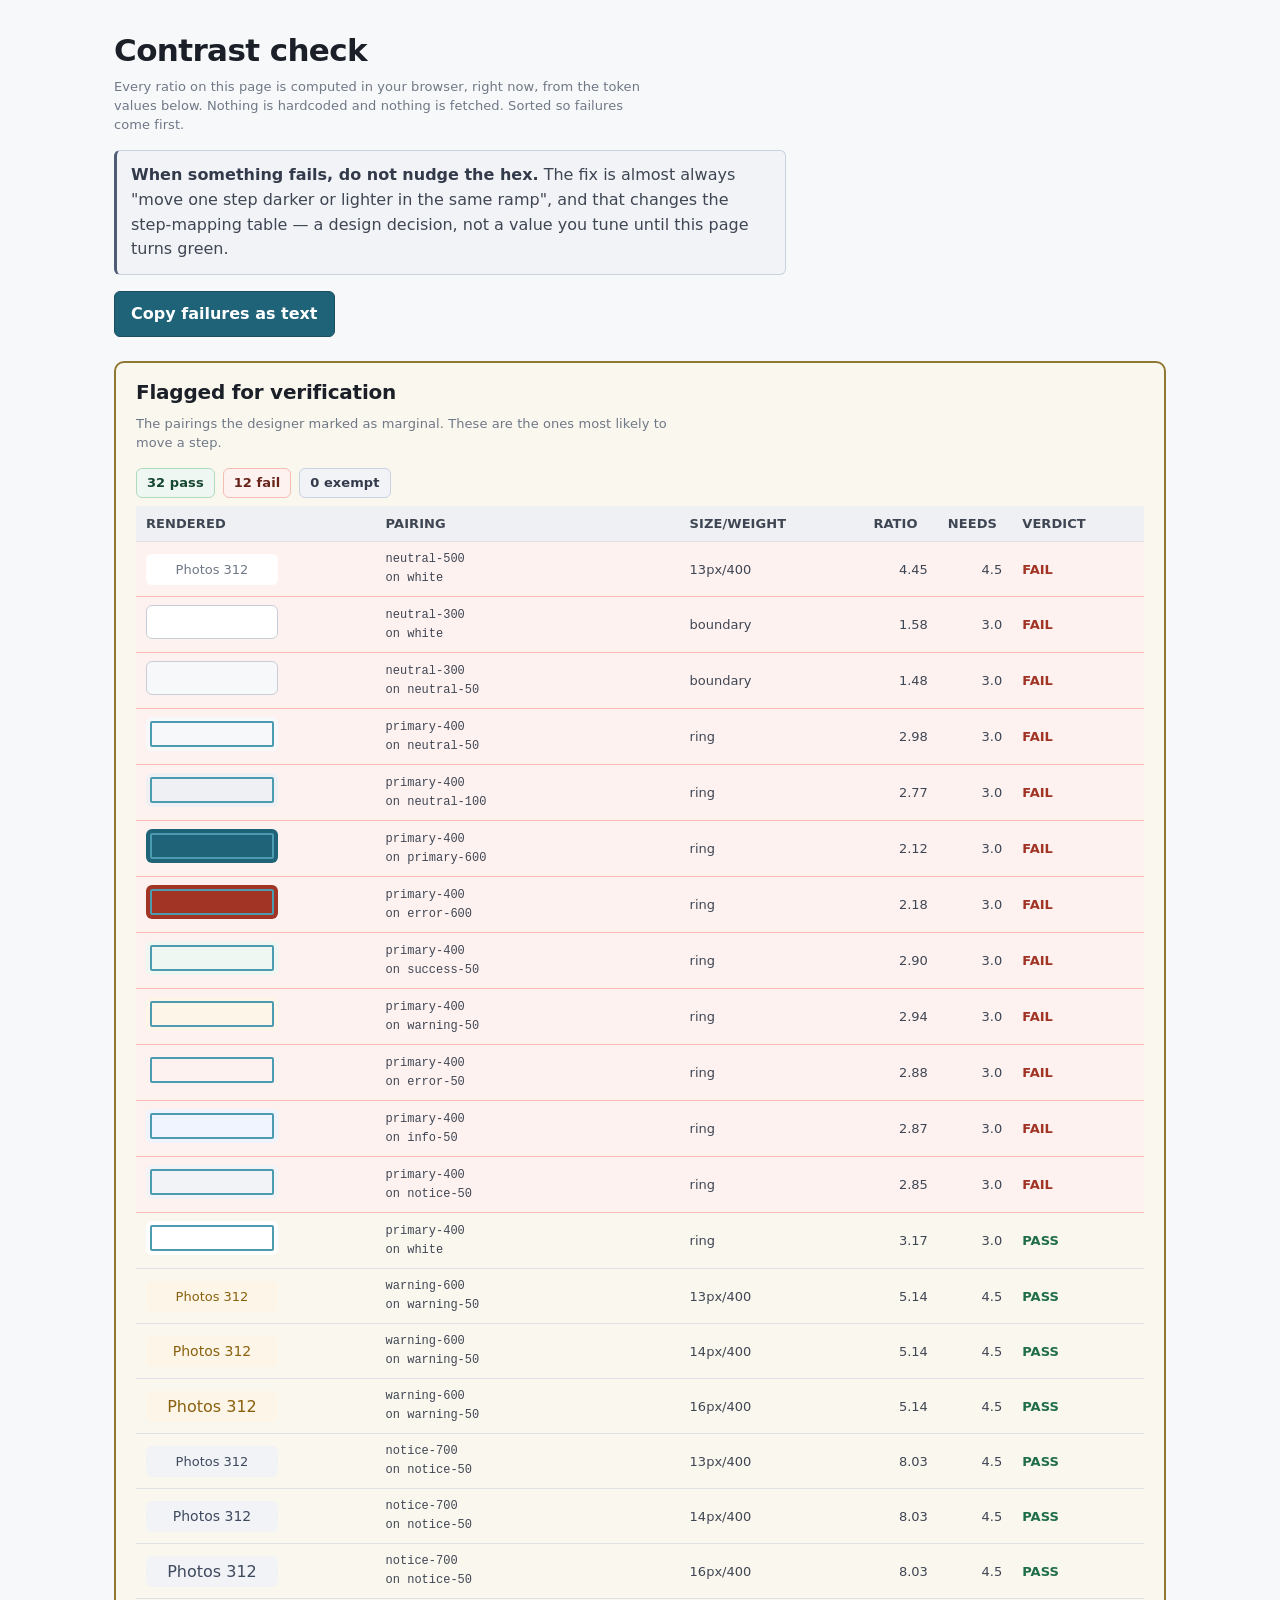
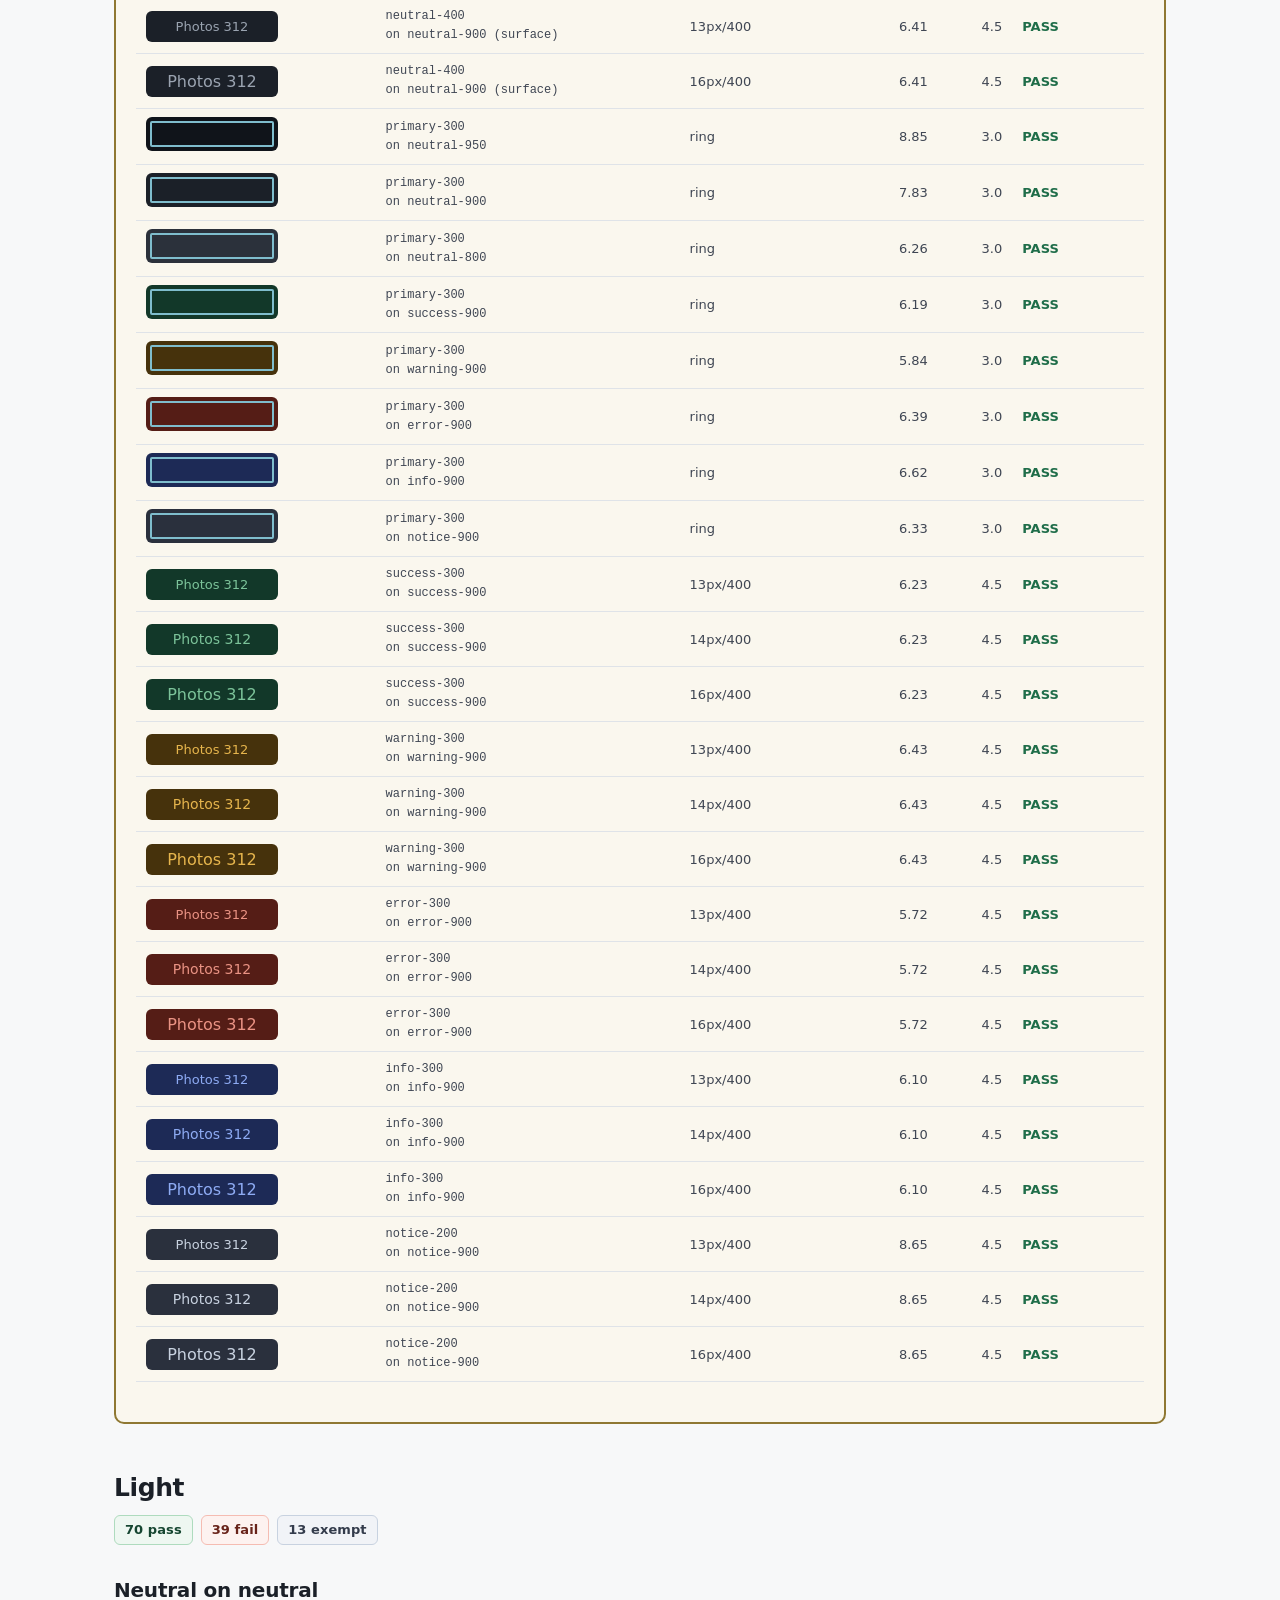
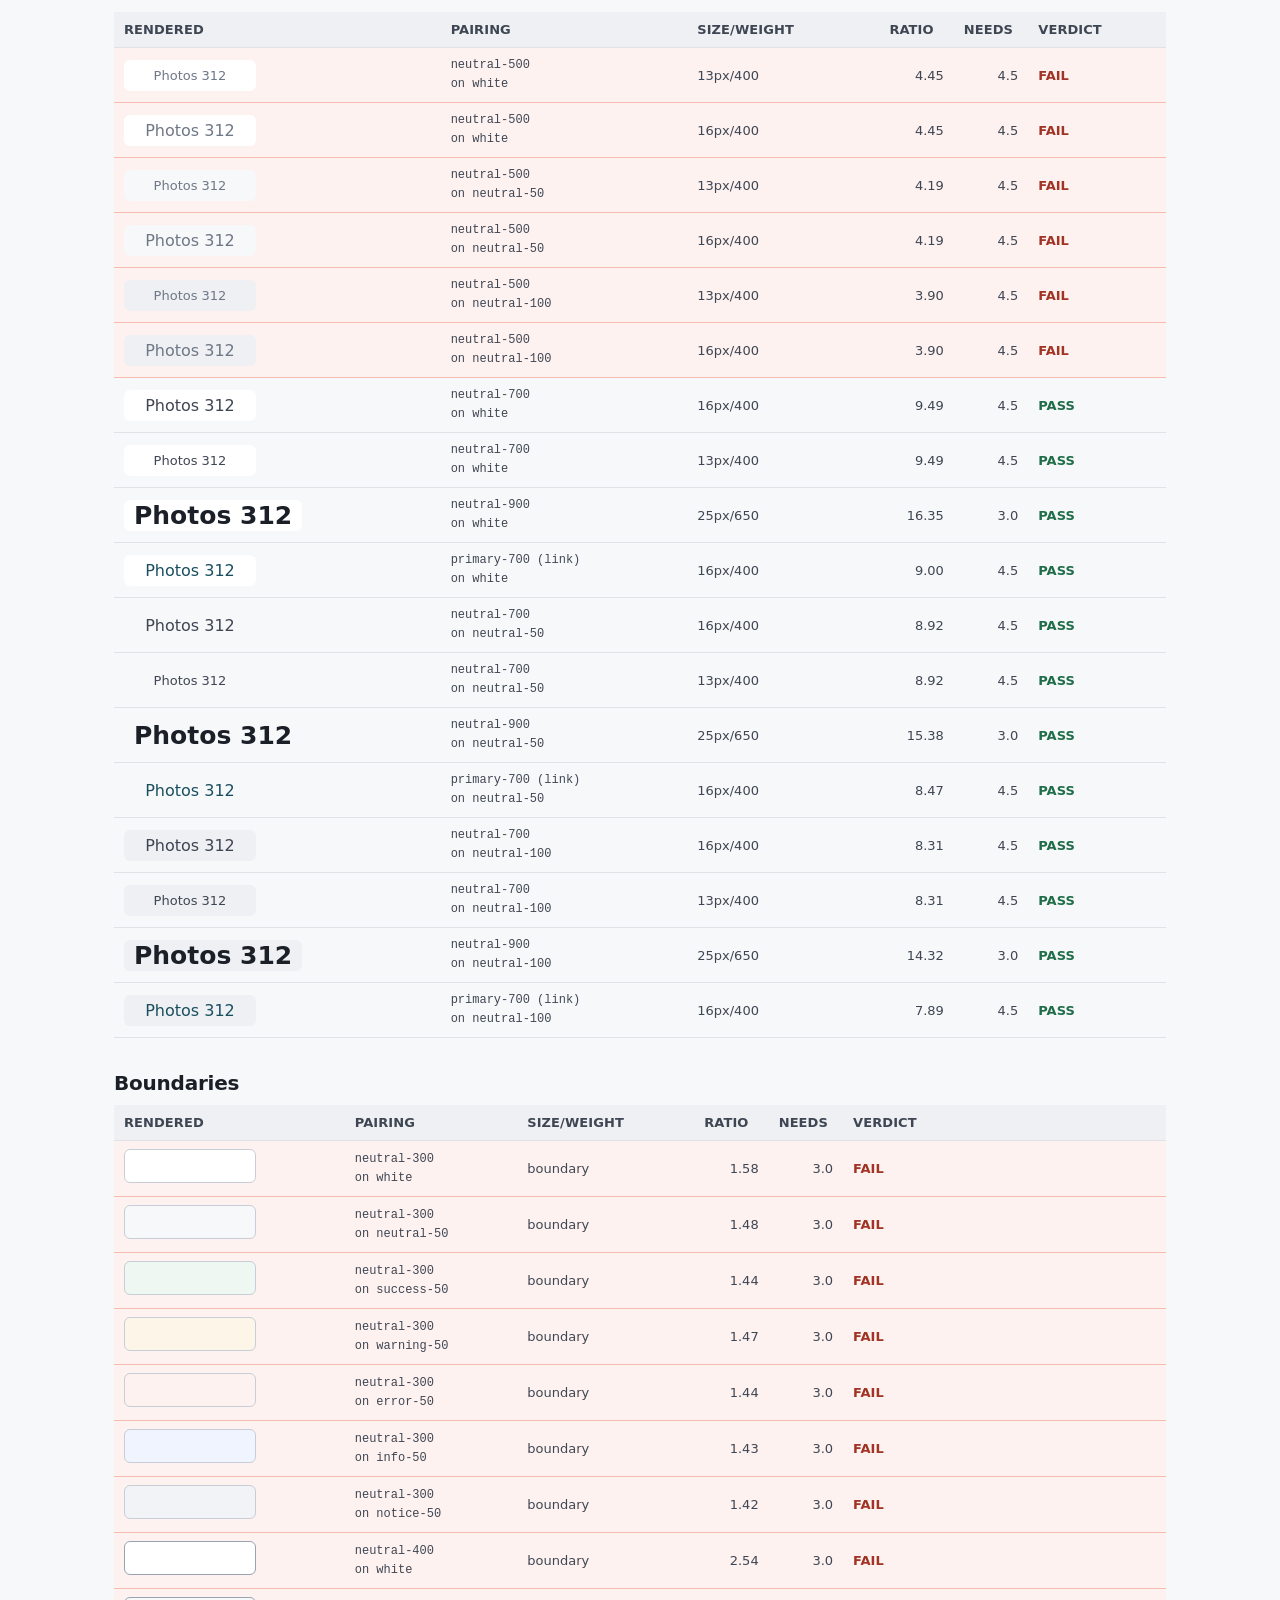
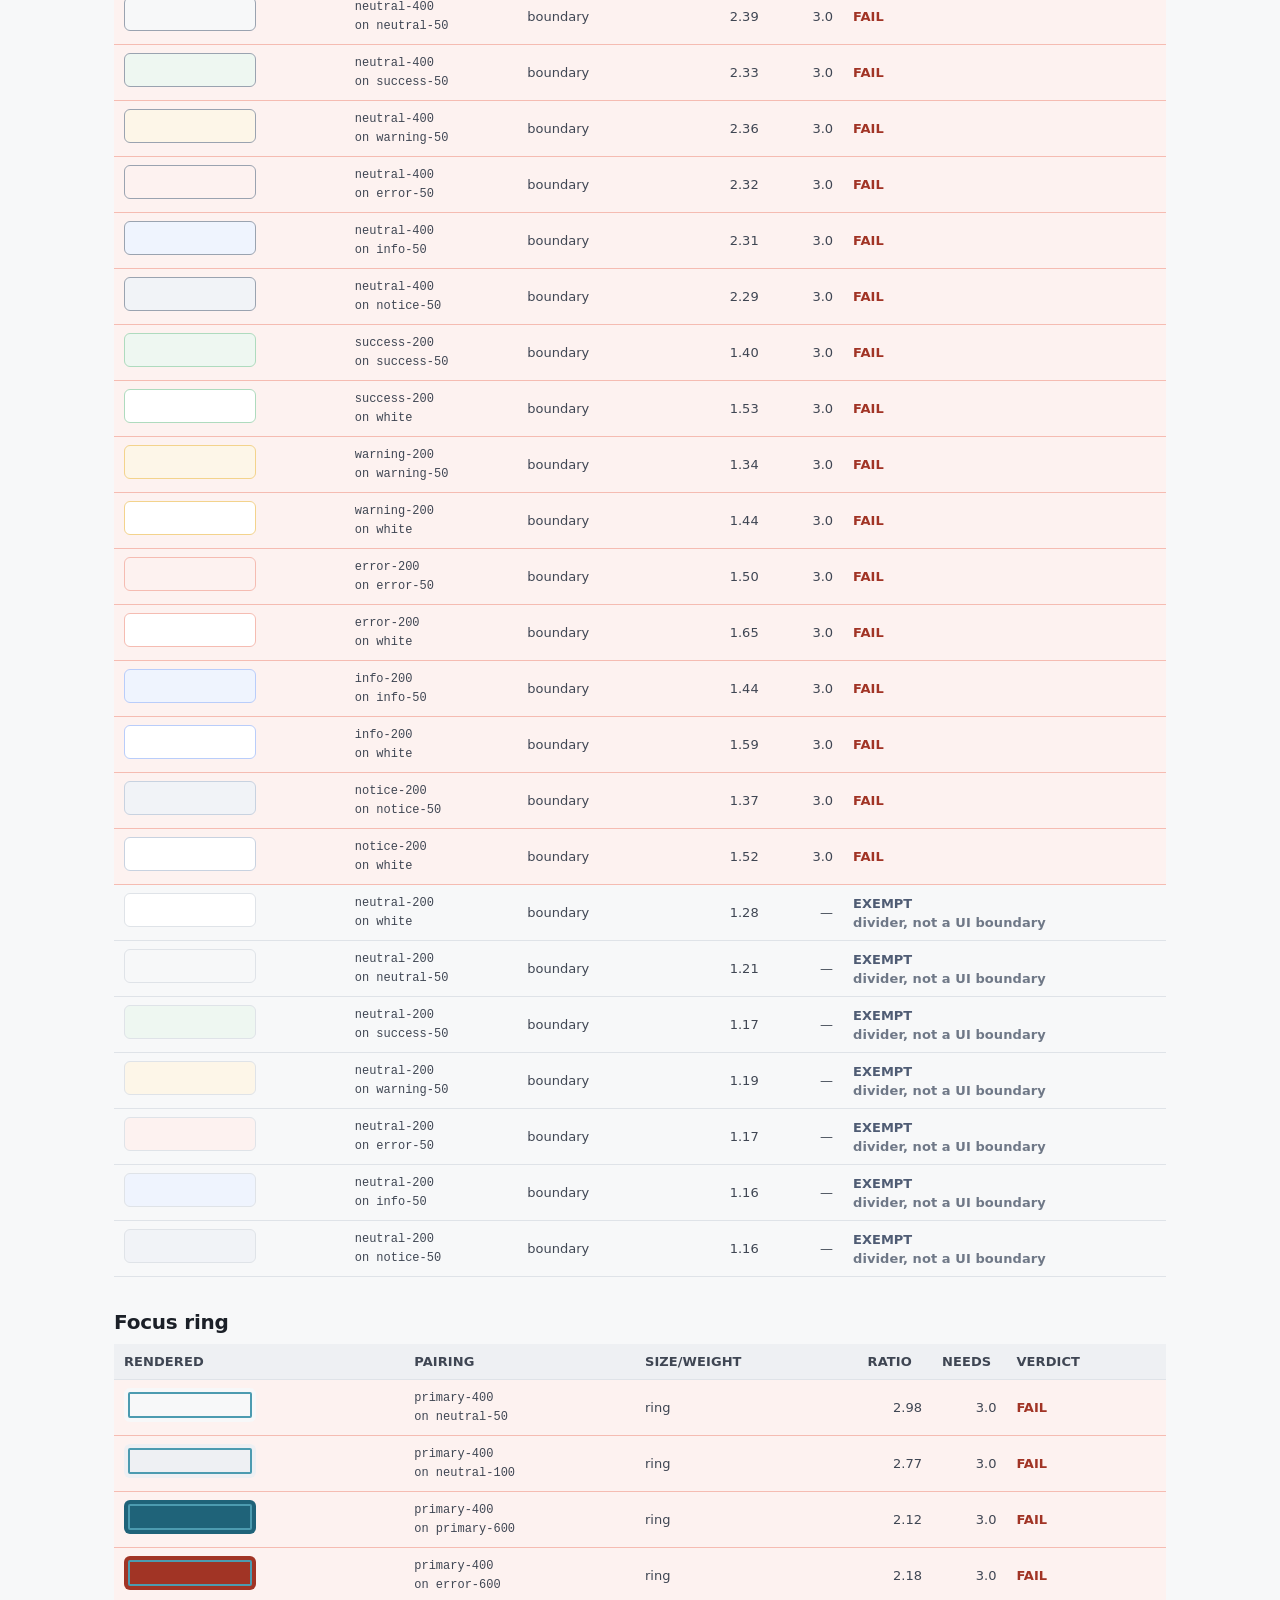
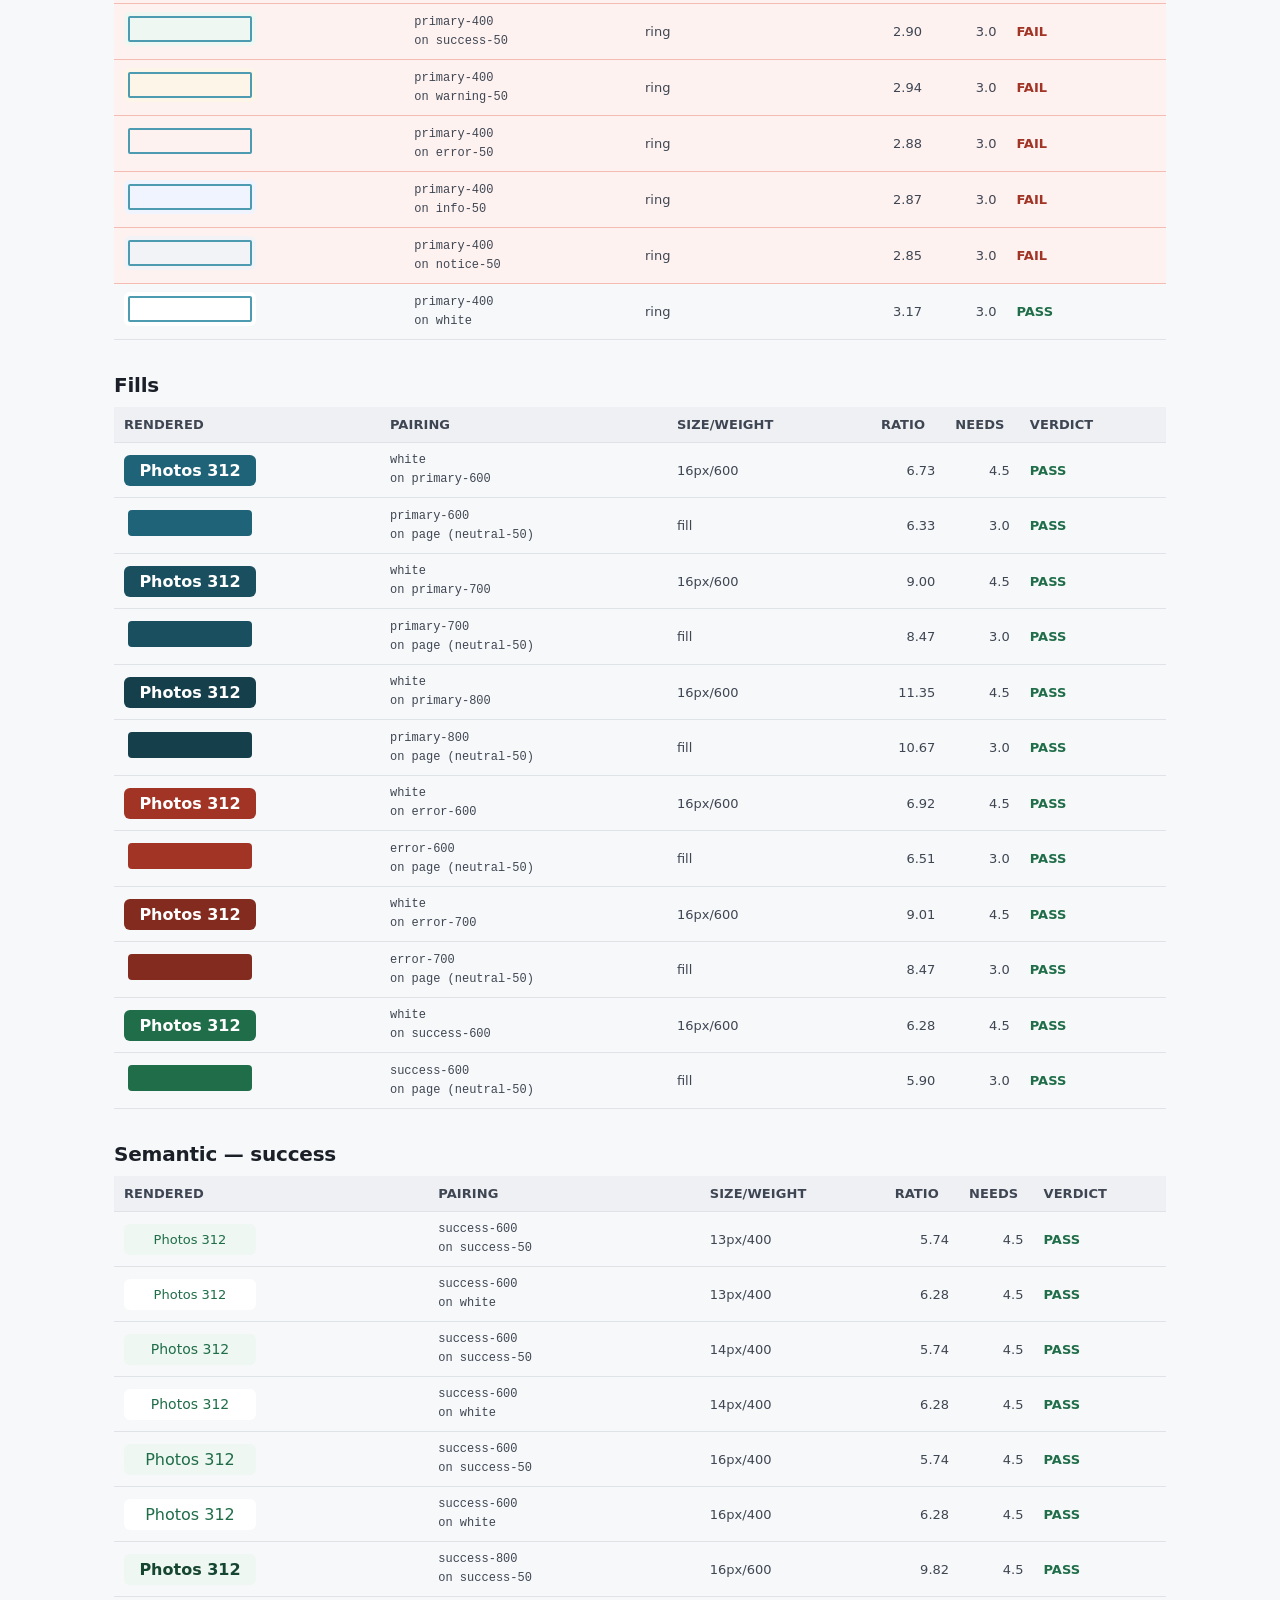
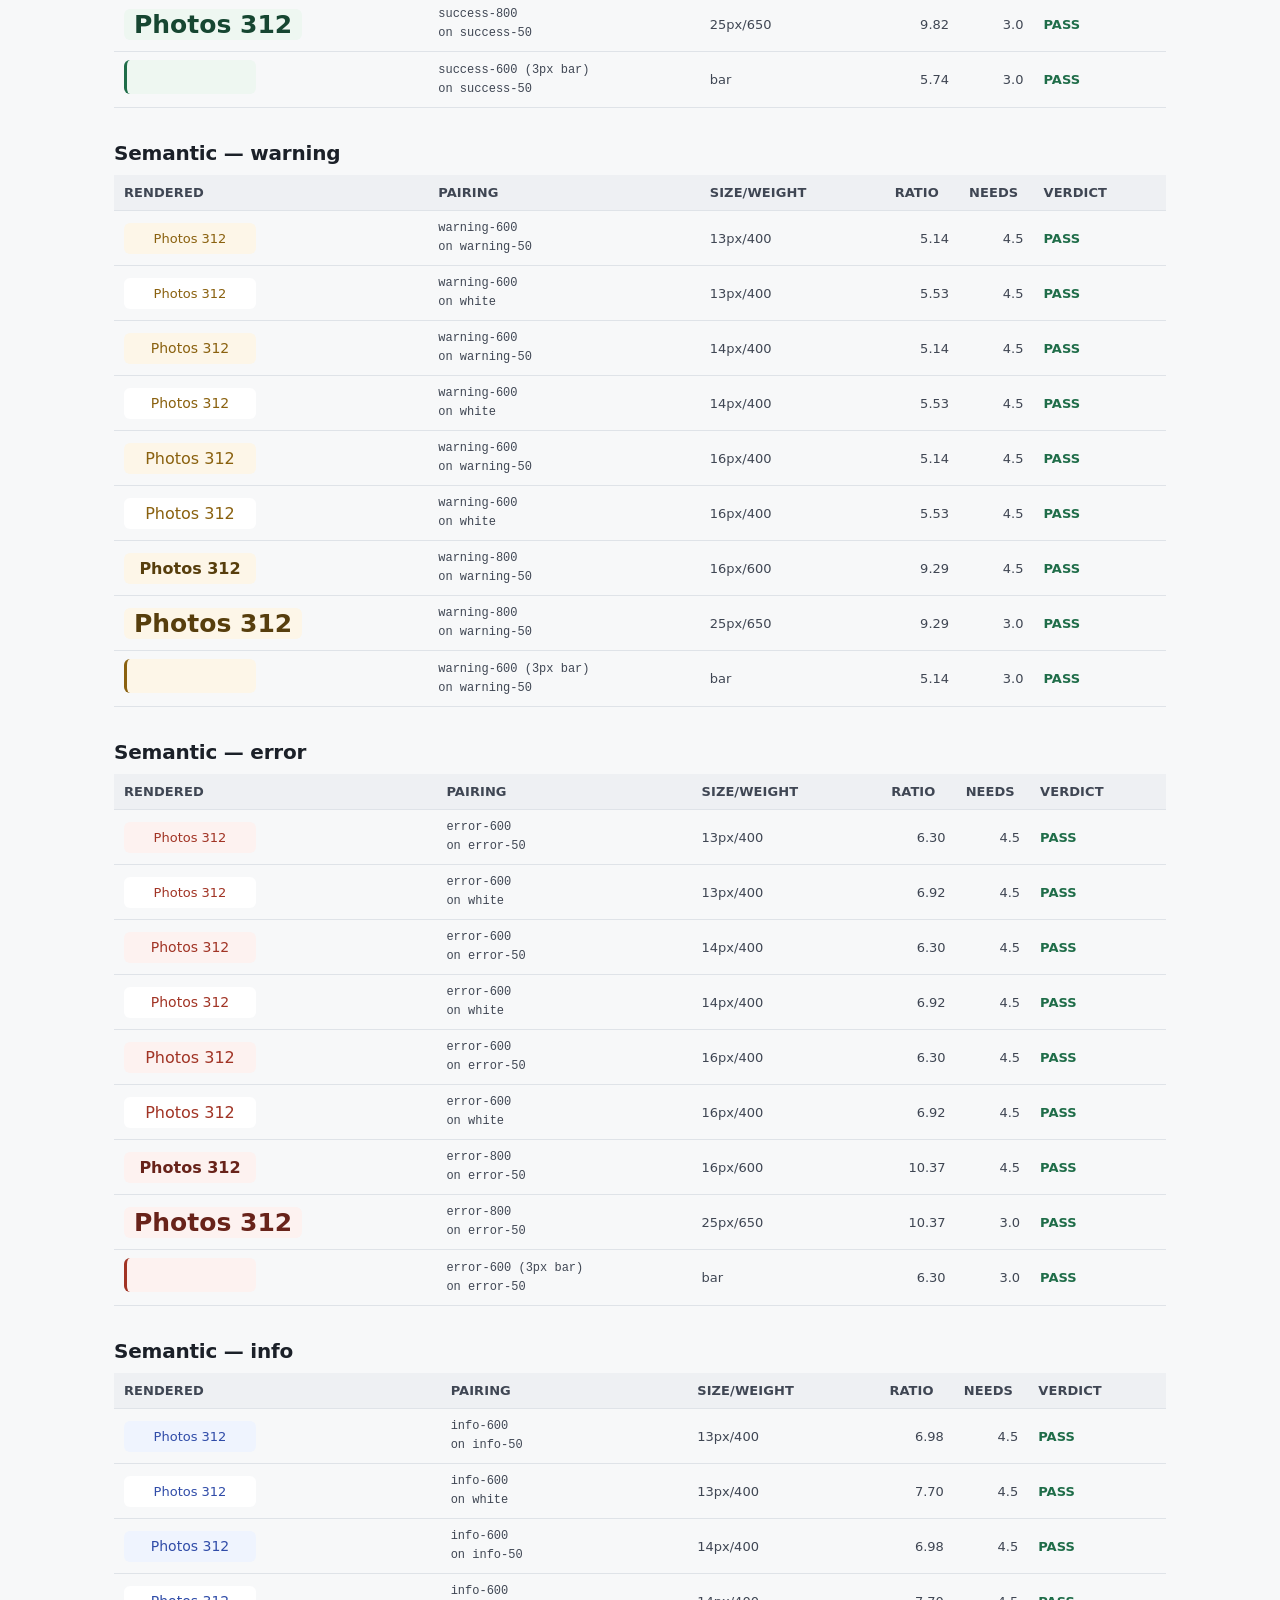
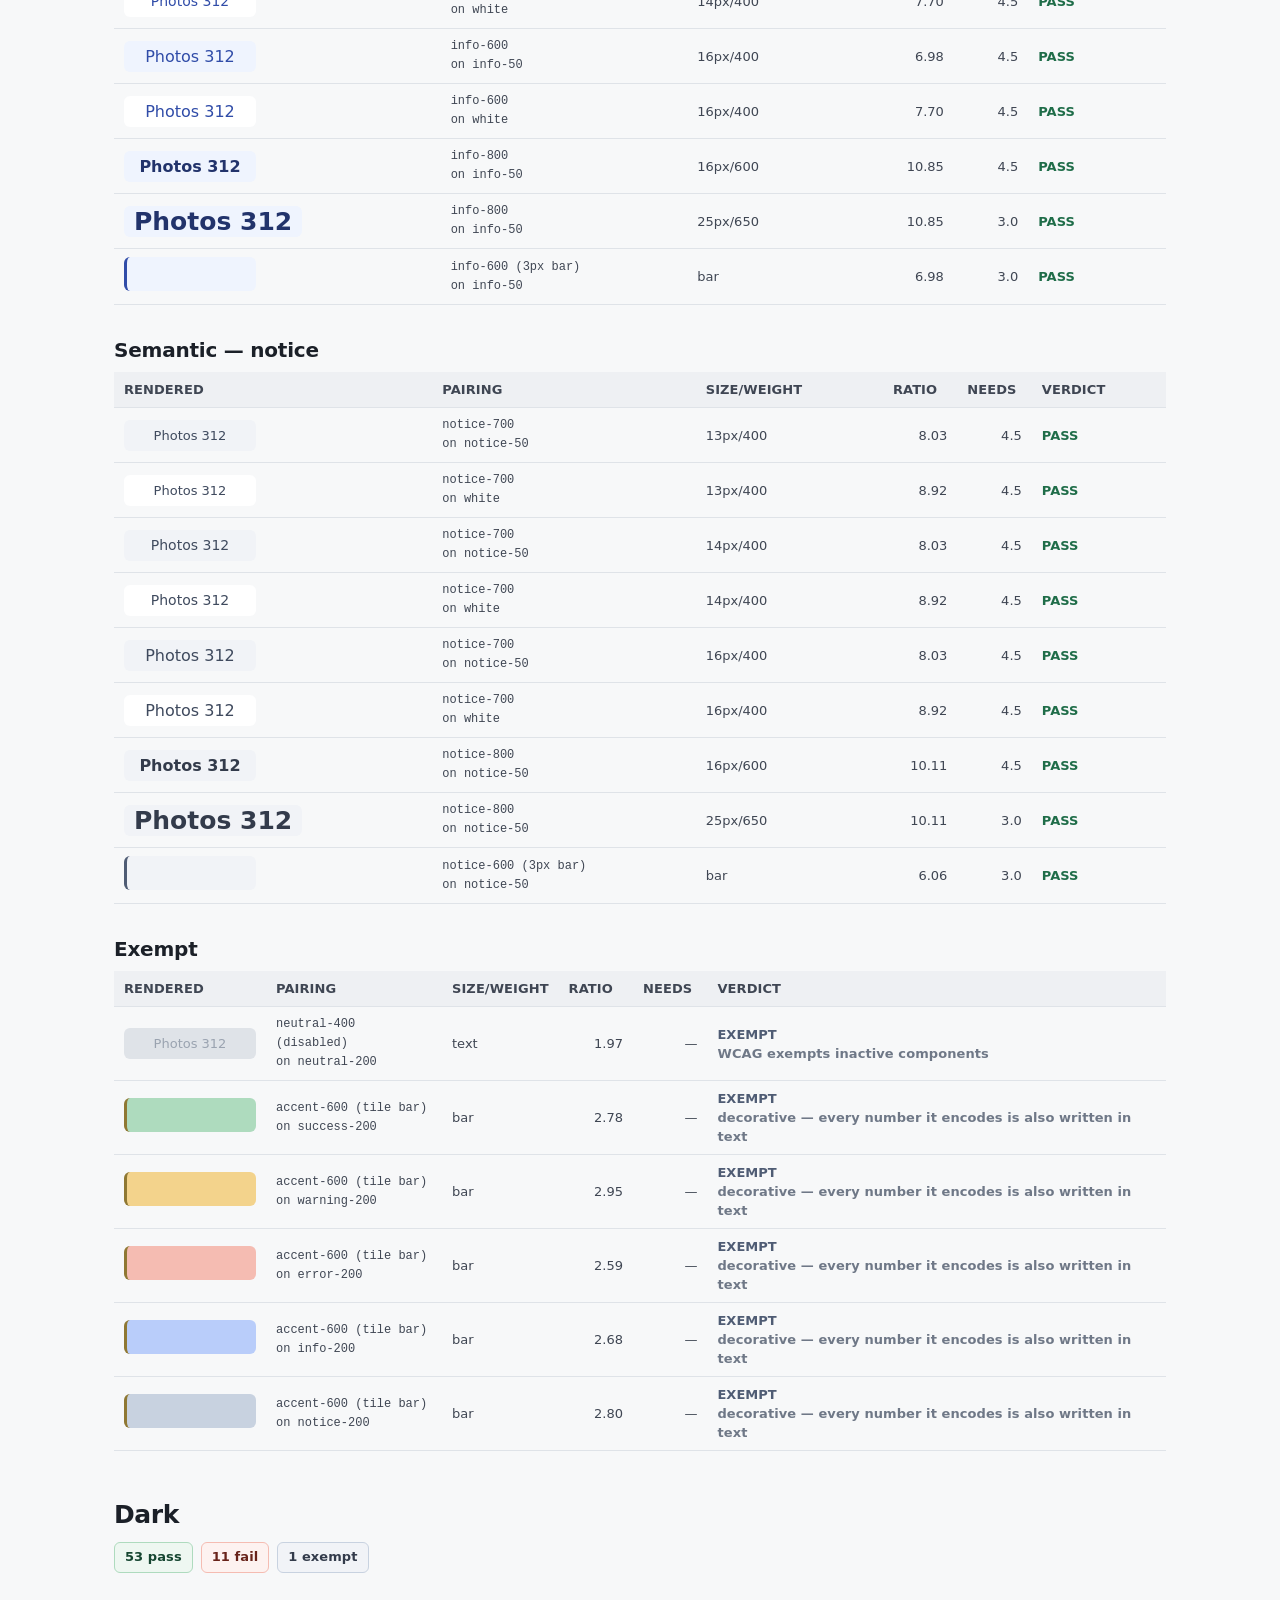
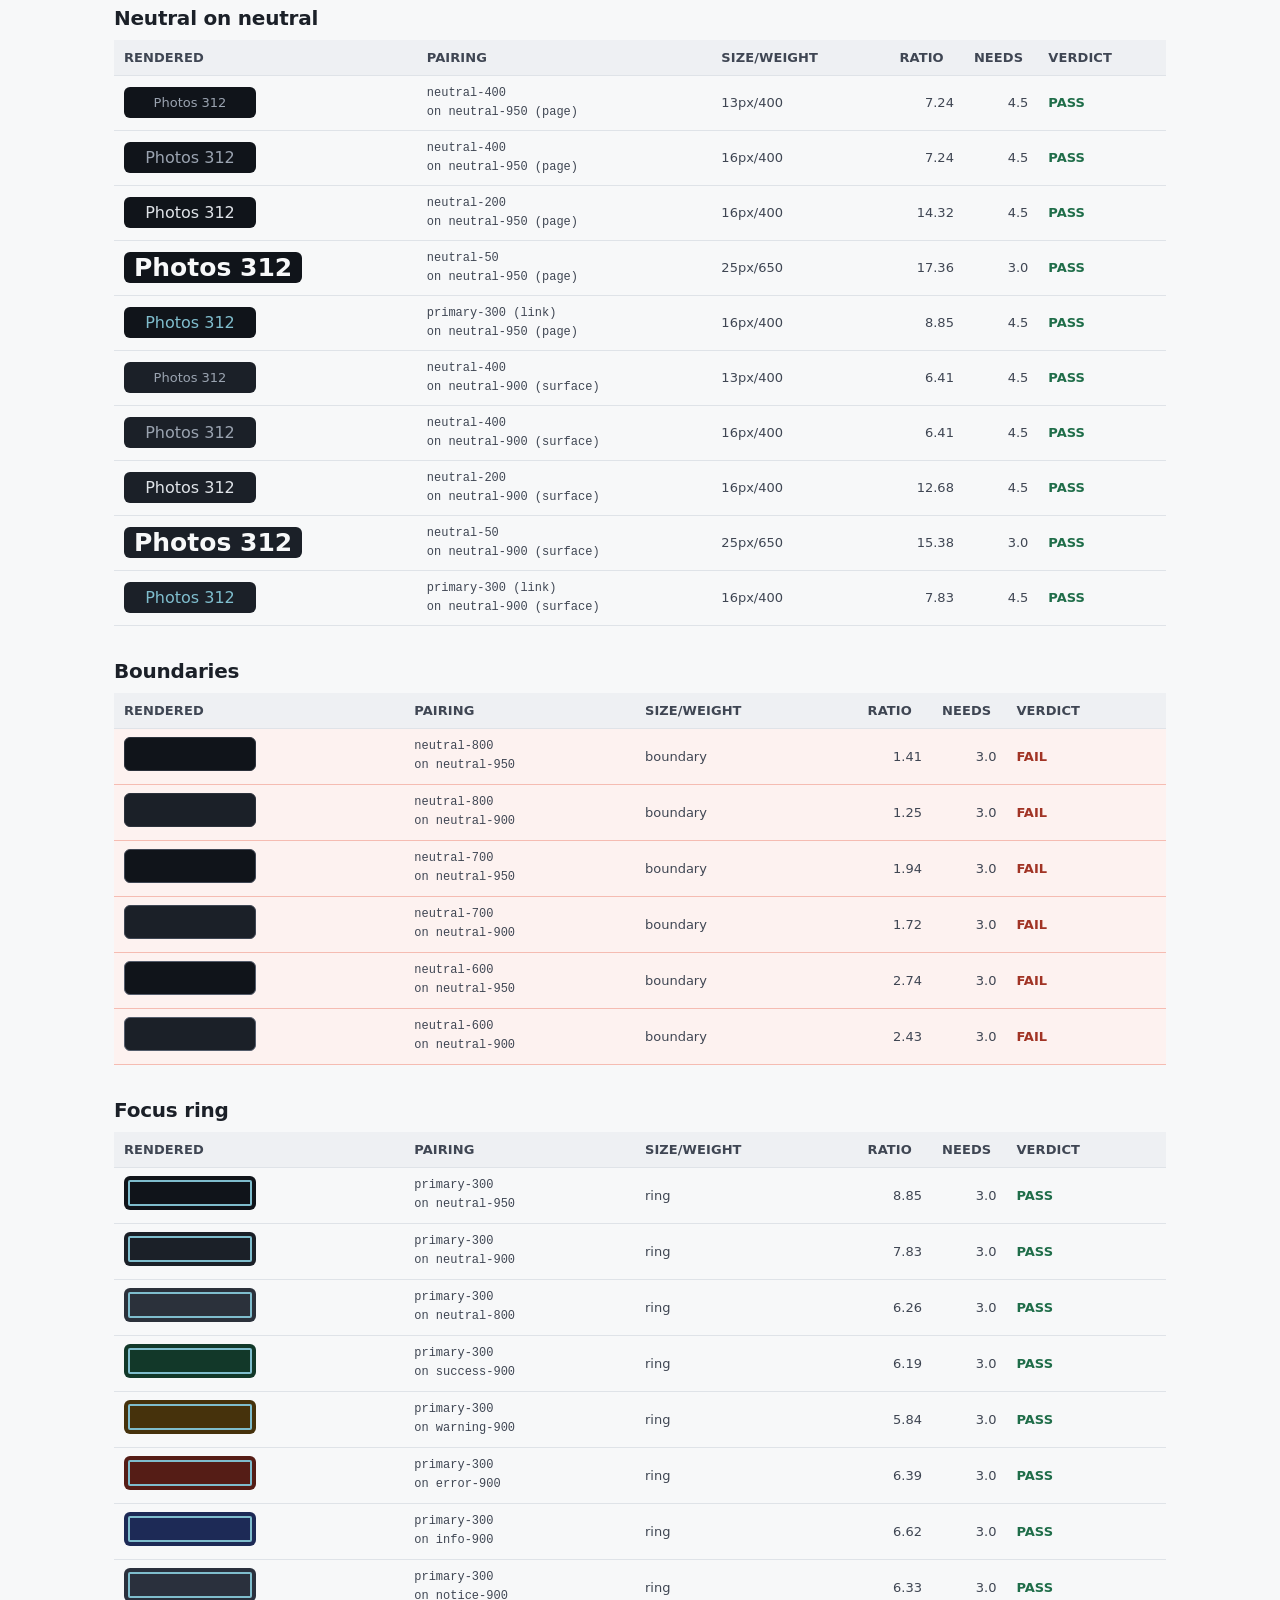
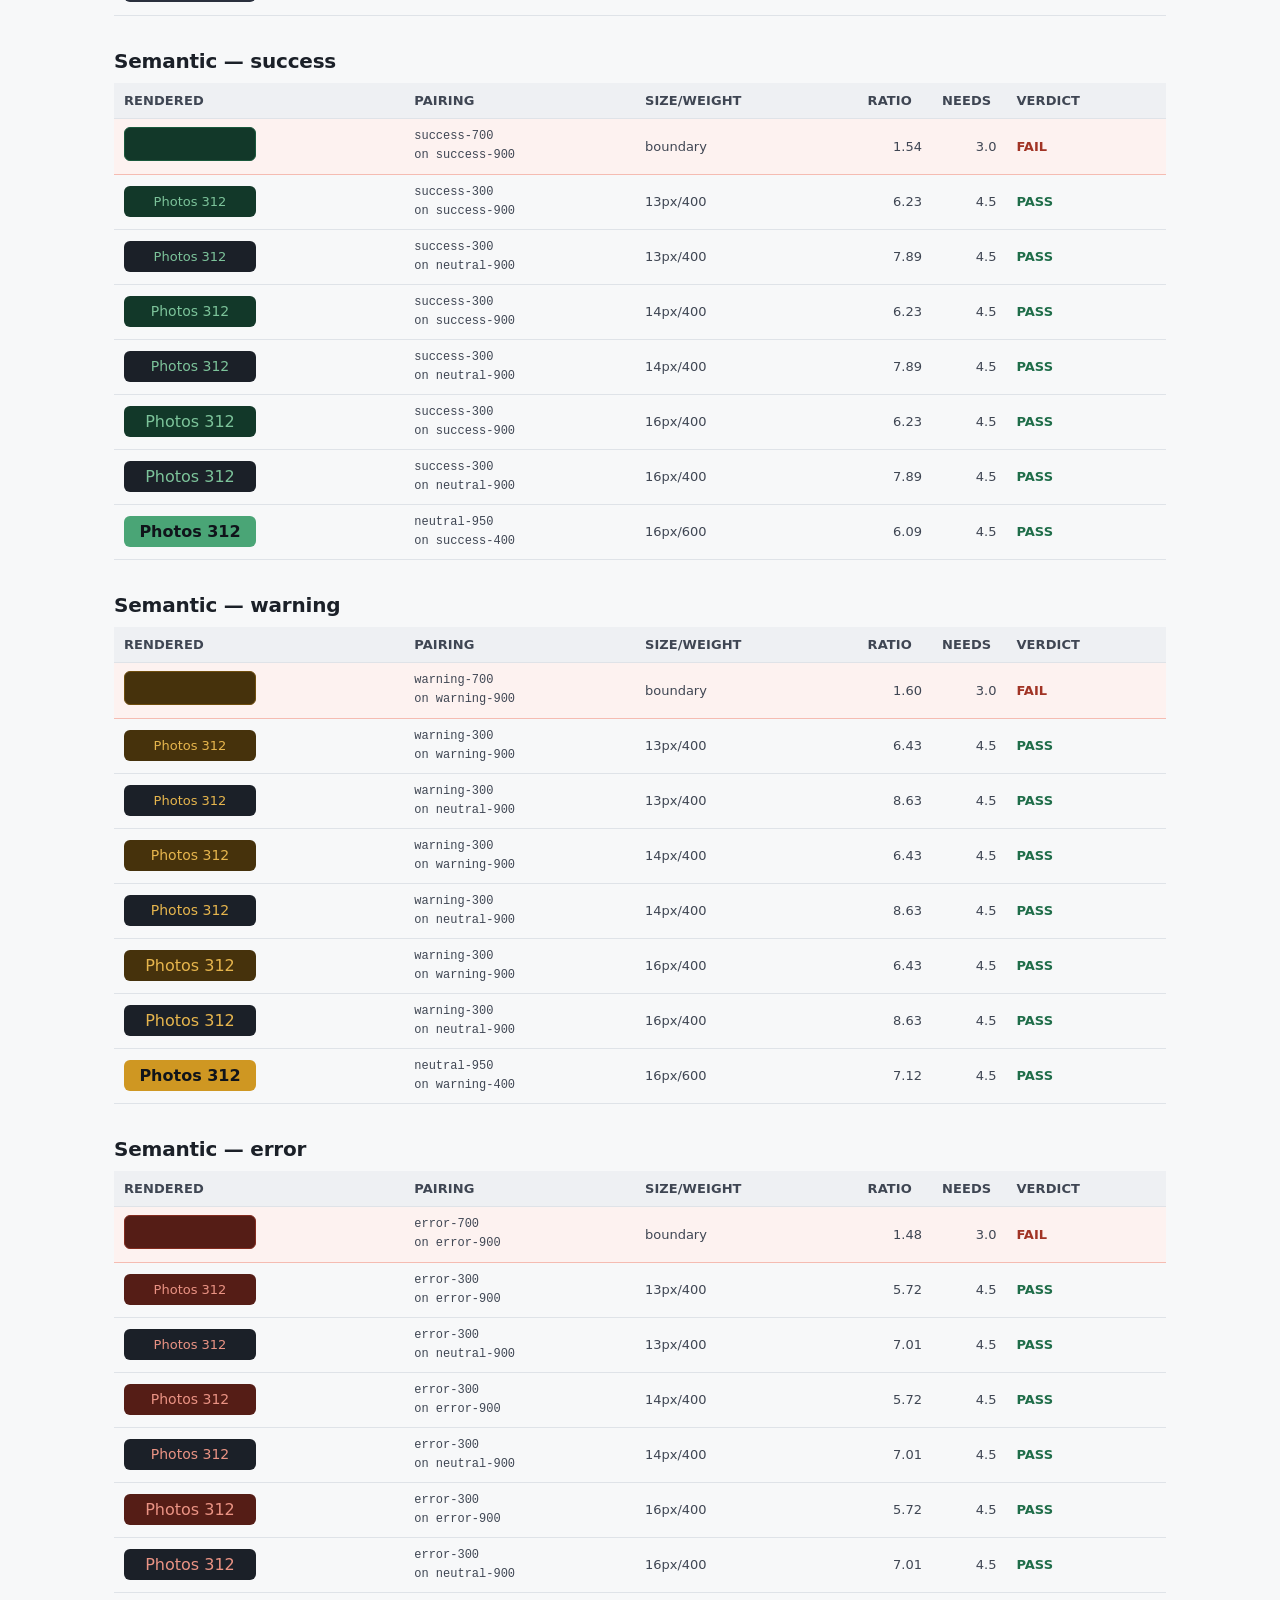
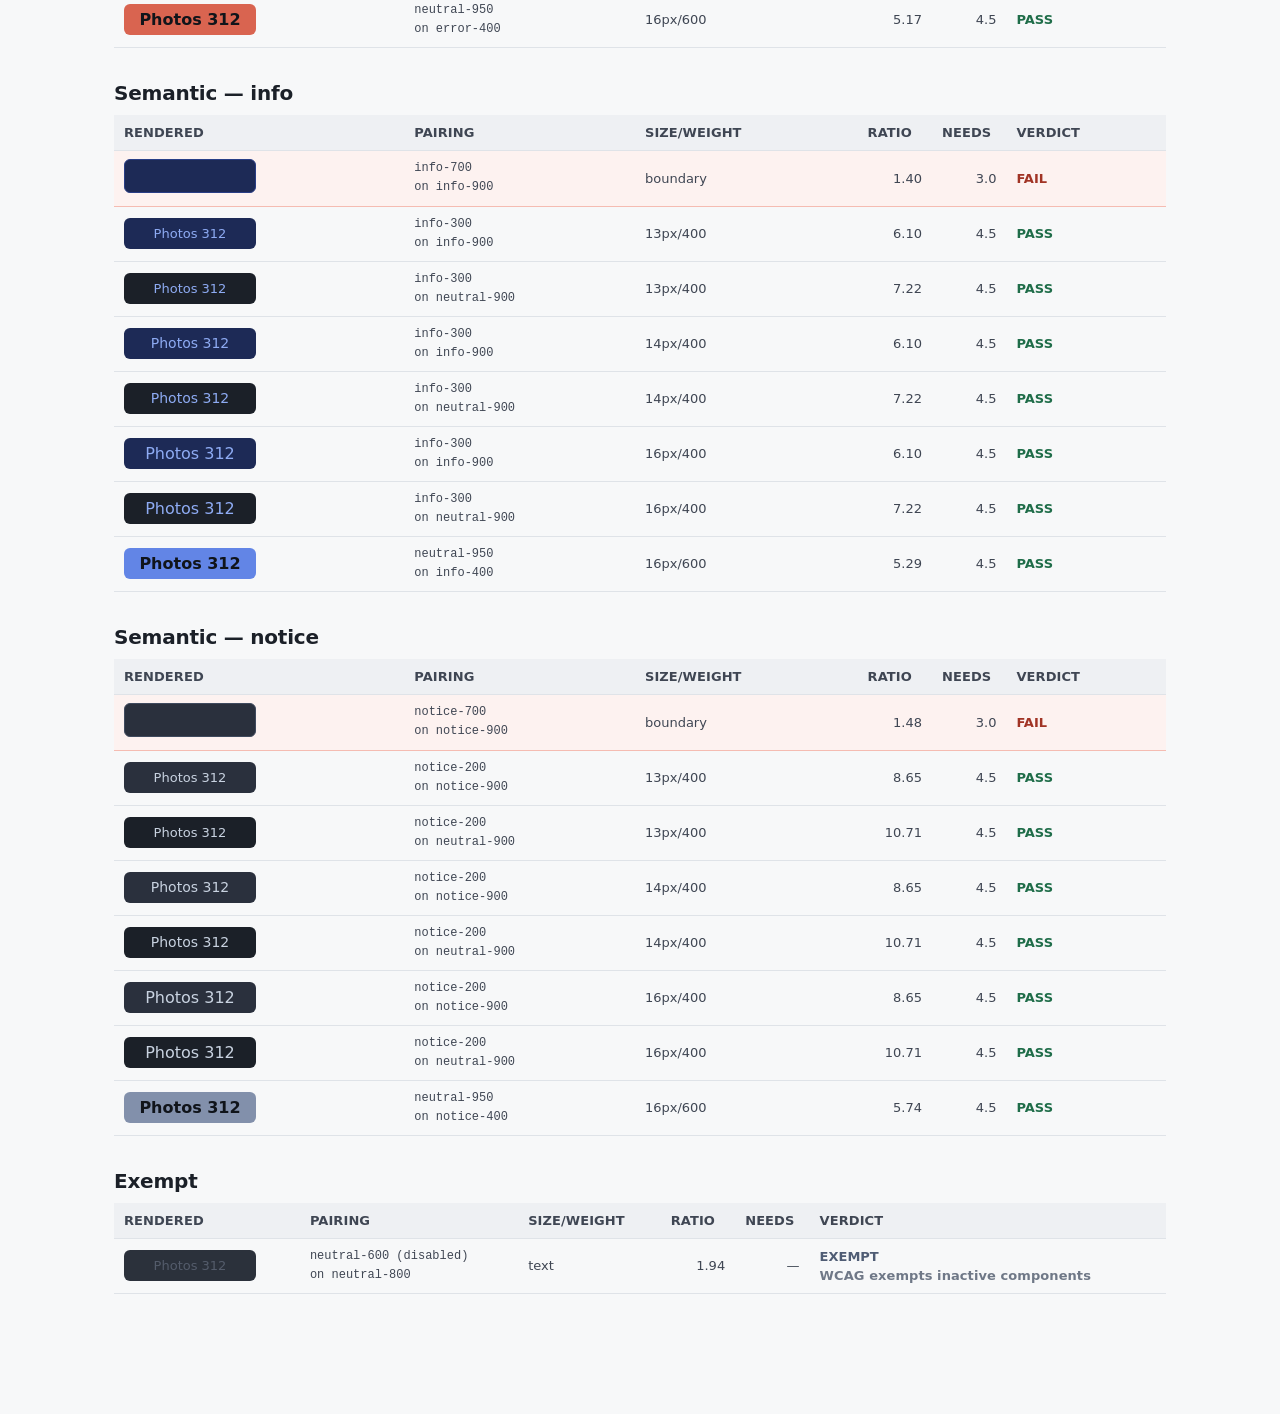
<file: contrast-check.html>
<!DOCTYPE html>
<html lang="en">
<head>
<meta charset="utf-8">
<meta name="viewport" content="width=device-width, initial-scale=1">
<title>Contrast check — Takeout Fixer design system</title>
<style>
  /* This page is rendered in the system's own type and color on purpose:
     it is the first real test of the tokens. It deliberately does NOT import
     tokens.css, because it must keep working as a single self-contained file. */
  :root {
    --font-sans: -apple-system, BlinkMacSystemFont, 'Segoe UI Variable Text', 'Segoe UI',
                 system-ui, Roboto, 'Helvetica Neue', Arial, sans-serif;
    --font-mono: ui-monospace, SFMono-Regular, Menlo, Consolas, monospace;
  }
  * { box-sizing: border-box; }
  body {
    font-family: var(--font-sans);
    font-size: 16px; line-height: 1.55;
    color: #3f4653; background: #f7f8f9;
    margin: 0 auto; padding: 32px 24px 96px; max-width: 1100px;
  }
  h1 { font-size: 31px; line-height: 37px; letter-spacing: -0.020em; font-weight: 650;
       color: #1b2028; margin: 0 0 8px; }
  h2 { font-size: 25px; line-height: 31px; letter-spacing: -0.016em; font-weight: 650;
       color: #1b2028; margin: 48px 0 4px; }
  h3 { font-size: 20px; line-height: 27px; letter-spacing: -0.011em; font-weight: 600;
       color: #1b2028; margin: 32px 0 8px; }
  p { max-width: 66ch; margin: 0 0 16px; }
  .muted { color: #6f7887; font-size: 13px; line-height: 19px; letter-spacing: 0.006em; }
  code { font-family: var(--font-mono); font-size: 14px; }

  .counts { display: flex; gap: 8px; flex-wrap: wrap; margin: 12px 0 8px; }
  .pill { font-size: 13px; font-weight: 650; letter-spacing: 0.006em;
          padding: 4px 10px; border-radius: 6px; border: 1px solid; }
  .pill-pass { background: #eef7f1; border-color: #aedbbe; color: #164631; }
  .pill-fail { background: #fdf2f0; border-color: #f5bcb2; color: #68231a; }
  .pill-exempt { background: #f1f3f7; border-color: #c8d2e0; color: #333b4b; }

  button {
    font-family: inherit; font-size: 16px; line-height: 1.25; font-weight: 600;
    padding: 12px 16px; border-radius: 6px; cursor: pointer;
    background: #1f6379; border: 1px solid #1a4f60; color: #fff;
  }
  button:hover { background: #1a4f60; border-color: #163f4c; }
  button:focus-visible { outline: 2px solid #4c9bb0; outline-offset: 2px; }

  table { border-collapse: collapse; width: 100%; margin: 8px 0 24px; }
  th, td { text-align: left; padding: 8px 10px; border-bottom: 1px solid #dfe3e8;
           vertical-align: middle; font-size: 13px; line-height: 19px; }
  th { background: #eef0f3; font-size: 13px; font-weight: 650; text-transform: uppercase;
       letter-spacing: 0.006em; color: #3f4653; position: sticky; top: 0; }
  td.num { text-align: right; font-variant-numeric: tabular-nums;
           font-feature-settings: "tnum" 1; width: 9ch; }
  td.pair { font-family: var(--font-mono); font-size: 12px; }
  tr.fail { background: #fdf2f0; }
  tr.fail td { border-bottom-color: #f5bcb2; }

  .verdict { font-weight: 650; }
  .v-PASS { color: #1f6d49; }
  .v-FAIL { color: #a13425; }
  .v-EXEMPT { color: #4f5c74; }

  /* The swatch shows the ACTUAL text on the ACTUAL background at the ACTUAL
     size and weight. Reading the number is not the same as seeing it. */
  .swatch { display: inline-flex; align-items: center; justify-content: center;
            min-width: 132px; padding: 6px 10px; border-radius: 6px; white-space: nowrap; }
  .swatch-box { display: inline-block; width: 132px; height: 34px; border-radius: 6px; }

  .verify-group { border: 2px solid #8f7833; border-radius: 10px;
                  padding: 16px 20px; margin: 24px 0; background: #faf7ee; }
  .verify-group h3 { margin-top: 0; }
  .note { border: 1px solid #c8d2e0; border-left: 3px solid #4f5c74; background: #f1f3f7;
          border-radius: 6px; padding: 12px 14px; margin: 16px 0; max-width: 66ch; }
  .note b { color: #333b4b; }
</style>
</head>
<body>

<h1>Contrast check</h1>
<p class="muted">
  Every ratio on this page is computed in your browser, right now, from the token values
  below. Nothing is hardcoded and nothing is fetched. Sorted so failures come first.
</p>

<div class="note">
  <b>When something fails, do not nudge the hex.</b> The fix is almost always "move one
  step darker or lighter in the same ramp", and that changes the step-mapping table —
  a design decision, not a value you tune until this page turns green.
</div>

<p>
  <button id="copyBtn" type="button">Copy failures as text</button>
  <span id="copyResult" class="muted"></span>
</p>

<div id="out"></div>

<script>
/* ===========================================================================
   TOKENS — mirrors tokens.css exactly.
   DEPENDENCY: if a hex changes in tokens.css it must change here too. The two
   files are kept adjacent in the repo for exactly this reason.
   =========================================================================== */
const T = {
  white: '#ffffff',
  neutral: { 50:'#f7f8f9',100:'#eef0f3',200:'#dfe3e8',300:'#c8ced7',400:'#9aa3b0',
             500:'#6f7887',600:'#545c6b',700:'#3f4653',800:'#2b313b',900:'#1b2028',950:'#10141a' },
  primary: { 50:'#eef6f8',100:'#d7ebf0',200:'#b0d8e2',300:'#7fbdcd',400:'#4c9bb0',
             500:'#2b7d94',600:'#1f6379',700:'#1a4f60',800:'#163f4c',900:'#13333d',950:'#0b2129' },
  success: { 50:'#eef7f1',100:'#d6ecdd',200:'#aedbbe',300:'#7cc39a',400:'#4aa576',
             500:'#2d885c',600:'#1f6d49',700:'#1a583c',800:'#164631',900:'#123829',950:'#0a2319' },
  warning: { 50:'#fdf6e8',100:'#fae9c6',200:'#f3d38c',300:'#e6b54d',400:'#cf9722',
             500:'#ab7a13',600:'#8a610f',700:'#6f4e0e',800:'#573e0d',900:'#46320c',950:'#2b1e06' },
  error:   { 50:'#fdf2f0',100:'#fbdfda',200:'#f5bcb2',300:'#ea9384',400:'#d96450',
             500:'#c04430',600:'#a13425',700:'#832b1f',800:'#68231a',900:'#551d16',950:'#33110c' },
  info:    { 50:'#eff4fe',100:'#dbe6fd',200:'#b9cdfa',300:'#8eabf3',400:'#6285e6',
             500:'#4162cf',600:'#304ca8',700:'#293e86',800:'#22336b',900:'#1d2a56',950:'#111935' },
  notice:  { 50:'#f1f3f7',100:'#e2e7ef',200:'#c8d2e0',300:'#a7b4c9',400:'#8290ab',
             500:'#66748f',600:'#4f5c74',700:'#3f4a5e',800:'#333b4b',900:'#2a303d',950:'#191d26' },
  accent:  { 100:'#faf7ee',200:'#e6d9b3',400:'#c2a862',600:'#8f7833',800:'#5f5027' }
};

/* --- The math. Implemented exactly as specified, not approximated. ------- */

function toRgb(hex) {
  const h = hex.replace('#', '');
  return [parseInt(h.slice(0,2),16)/255, parseInt(h.slice(2,4),16)/255, parseInt(h.slice(4,6),16)/255];
}
function linearize(c) {
  return c <= 0.03928 ? c / 12.92 : Math.pow((c + 0.055) / 1.055, 2.4);
}
function luminance(hex) {
  const [r,g,b] = toRgb(hex).map(linearize);
  return 0.2126*r + 0.7152*g + 0.0722*b;
}
function ratio(a, b) {
  const la = luminance(a), lb = luminance(b);
  return (Math.max(la,lb) + 0.05) / (Math.min(la,lb) + 0.05);
}
/* Round DOWN for display, compare against the UNROUNDED value.
   Never let a 4.499 display as "4.50 PASS". */
function displayRatio(r) {
  return (Math.floor(r * 100) / 100).toFixed(2);
}

/* --- Thresholds ----------------------------------------------------------
   Large text is >=24px, or >=18.66px at weight 700+. Our 39/31/25 are large;
   20/16/13 are body. 20px sits at weight 600, which is NOT bold, so it stays
   on the strict 4.5 threshold. */
function textThreshold(size, weight) {
  if (size >= 24) return 3;
  if (size >= 18.66 && weight >= 700) return 3;
  return 4.5;
}

/* --- Pairing list --------------------------------------------------------
   Printed in full further down, so a reader can see what was and was not
   checked. Each entry: mode, group, fg, bg, names, kind, size, weight,
   exempt reason, and whether the designer flagged it "verify". */
const pairs = [];
function addText(mode, group, fgName, fg, bgName, bg, size, weight, opts) {
  pairs.push(Object.assign({
    mode, group, kind:'text', fg, bg, fgName, bgName, size, weight,
    threshold: textThreshold(size, weight)
  }, opts || {}));
}
function addUi(mode, group, kind, fgName, fg, bgName, bg, opts) {
  pairs.push(Object.assign({
    mode, group, kind, fg, bg, fgName, bgName, size:null, weight:null, threshold:3
  }, opts || {}));
}
function addExempt(mode, group, kind, fgName, fg, bgName, bg, reason) {
  pairs.push({ mode, group, kind, fg, bg, fgName, bgName, size:null, weight:null,
               threshold:null, exempt:reason });
}

const SEMANTICS = ['success','warning','error','info','notice'];
/* Notice takes step 700 in light and 200 in dark — it inverts its own exception. */
const lightTextStep = s => (s === 'notice' ? 700 : 600);
const darkTextStep  = s => (s === 'notice' ? 200 : 300);

/* ---- LIGHT: neutral text on neutral surfaces ---- */
[['white', T.white], ['neutral-50', T.neutral[50]], ['neutral-100', T.neutral[100]]]
.forEach(([bgName, bg]) => {
  addText('light','Neutral on neutral','neutral-500',T.neutral[500],bgName,bg,13,400,
    { verify: bgName === 'white' });
  addText('light','Neutral on neutral','neutral-500',T.neutral[500],bgName,bg,16,400);
  addText('light','Neutral on neutral','neutral-700',T.neutral[700],bgName,bg,16,400);
  addText('light','Neutral on neutral','neutral-700',T.neutral[700],bgName,bg,13,400);
  addText('light','Neutral on neutral','neutral-900',T.neutral[900],bgName,bg,25,650);
  addText('light','Neutral on neutral','primary-700 (link)',T.primary[700],bgName,bg,16,400);
});

/* ---- LIGHT: UI boundaries at 3:1 ---- */
const lightSurfaces = [['white', T.white], ['neutral-50', T.neutral[50]]]
  .concat(SEMANTICS.map(s => [s + '-50', T[s][50]]));
[200,300,400].forEach(step => {
  lightSurfaces.forEach(([bgName, bg]) => {
    /* neutral-200 is a divider, not a control boundary — declared exempt below. */
    if (step === 200) {
      addExempt('light','Boundaries','boundary','neutral-200',T.neutral[200],bgName,bg,
        'divider, not a UI boundary');
    } else {
      addUi('light','Boundaries','boundary','neutral-'+step,T.neutral[step],bgName,bg,
        { verify: step === 300 && (bgName === 'white' || bgName === 'neutral-50') });
    }
  });
});
SEMANTICS.forEach(s => {
  addUi('light','Boundaries','boundary',s+'-200',T[s][200],s+'-50',T[s][50]);
  addUi('light','Boundaries','boundary',s+'-200',T[s][200],'white',T.white);
});

/* ---- LIGHT: focus ring at 3:1 on every surface it can land on ---- */
[['white',T.white],['neutral-50',T.neutral[50]],['neutral-100',T.neutral[100]],
 ['primary-600',T.primary[600]],['error-600',T.error[600]]]
.concat(SEMANTICS.map(s => [s+'-50', T[s][50]]))
.forEach(([bgName,bg]) => {
  addUi('light','Focus ring','ring','primary-400',T.primary[400],bgName,bg,{ verify:true });
});

/* ---- LIGHT: fills ---- */
[['primary-600',T.primary[600]],['primary-700',T.primary[700]],['primary-800',T.primary[800]],
 ['error-600',T.error[600]],['error-700',T.error[700]],['success-600',T.success[600]]]
.forEach(([bgName,bg]) => {
  addText('light','Fills','white',T.white,bgName,bg,16,600);
  /* A solid button is itself a UI component, so it must clear 3:1 against the page. */
  addUi('light','Fills','fill',bgName,bg,'page (neutral-50)',T.neutral[50]);
});

/* ---- LIGHT: semantic pairs ---- */
SEMANTICS.forEach(s => {
  const step = lightTextStep(s);
  [13,14,16].forEach(size => {
    addText('light','Semantic — '+s, s+'-'+step, T[s][step], s+'-50', T[s][50], size, 400,
      { verify: (s === 'warning' || s === 'notice') });
    addText('light','Semantic — '+s, s+'-'+step, T[s][step], 'white', T.white, size, 400);
  });
  addText('light','Semantic — '+s, s+'-800', T[s][800], s+'-50', T[s][50], 16, 600);
  addText('light','Semantic — '+s, s+'-800', T[s][800], s+'-50', T[s][50], 25, 650);
  addUi('light','Semantic — '+s, 'bar', s+'-600 (3px bar)', T[s][600], s+'-50', T[s][50]);
});

/* ---- LIGHT: declared exempt ---- */
addExempt('light','Exempt','text','neutral-400 (disabled)',T.neutral[400],'neutral-200',T.neutral[200],
  'WCAG exempts inactive components');
SEMANTICS.forEach(s => {
  addExempt('light','Exempt','bar','accent-600 (tile bar)',T.accent[600],s+'-200',T[s][200],
    'decorative — every number it encodes is also written in text');
});

/* ---- DARK: neutral text ---- */
[['neutral-950 (page)',T.neutral[950]],['neutral-900 (surface)',T.neutral[900]]]
.forEach(([bgName,bg]) => {
  addText('dark','Neutral on neutral','neutral-400',T.neutral[400],bgName,bg,13,400,
    { verify: bgName.indexOf('900') > -1 });
  addText('dark','Neutral on neutral','neutral-400',T.neutral[400],bgName,bg,16,400,
    { verify: bgName.indexOf('900') > -1 });
  addText('dark','Neutral on neutral','neutral-200',T.neutral[200],bgName,bg,16,400);
  addText('dark','Neutral on neutral','neutral-50',T.neutral[50],bgName,bg,25,650);
  addText('dark','Neutral on neutral','primary-300 (link)',T.primary[300],bgName,bg,16,400);
});

/* ---- DARK: boundaries ---- */
[800,700,600].forEach(step => {
  [['neutral-950',T.neutral[950]],['neutral-900',T.neutral[900]]].forEach(([bgName,bg]) => {
    addUi('dark','Boundaries','boundary','neutral-'+step,T.neutral[step],bgName,bg);
  });
});

/* ---- DARK: focus ring ---- */
[['neutral-950',T.neutral[950]],['neutral-900',T.neutral[900]],['neutral-800',T.neutral[800]]]
.concat(SEMANTICS.map(s => [s+'-900', T[s][900]]))
.forEach(([bgName,bg]) => {
  addUi('dark','Focus ring','ring','primary-300',T.primary[300],bgName,bg,{ verify:true });
});

/* ---- DARK: semantic pairs ---- */
SEMANTICS.forEach(s => {
  const step = darkTextStep(s);
  [13,14,16].forEach(size => {
    addText('dark','Semantic — '+s, s+'-'+step, T[s][step], s+'-900', T[s][900], size, 400,
      { verify:true });
    addText('dark','Semantic — '+s, s+'-'+step, T[s][step], 'neutral-900', T.neutral[900], size, 400);
  });
  addUi('dark','Semantic — '+s, 'boundary', s+'-700', T[s][700], s+'-900', T[s][900]);
  /* Text on a semantic solid fill flips to neutral-950 in dark mode. */
  addText('dark','Semantic — '+s, 'neutral-950', T.neutral[950], s+'-400', T[s][400], 16, 600);
});

/* ---- DARK: declared exempt ---- */
addExempt('dark','Exempt','text','neutral-600 (disabled)',T.neutral[600],'neutral-800',T.neutral[800],
  'WCAG exempts inactive components');

/* --- Evaluate ------------------------------------------------------------ */
pairs.forEach(p => {
  p.ratio = ratio(p.fg, p.bg);
  p.shown = displayRatio(p.ratio);
  if (p.exempt) p.verdict = 'EXEMPT';
  else p.verdict = p.ratio >= p.threshold ? 'PASS' : 'FAIL';   /* unrounded comparison */
});

/* --- Render -------------------------------------------------------------- */
function esc(s) {
  return String(s).replace(/&/g,'&amp;').replace(/</g,'&lt;').replace(/>/g,'&gt;').replace(/"/g,'&quot;');
}
function swatchFor(p) {
  if (p.kind === 'text') {
    return '<span class="swatch" style="background:' + p.bg + ';color:' + p.fg +
      ';font-size:' + p.size + 'px;font-weight:' + p.weight + '">Photos 312</span>';
  }
  if (p.kind === 'ring') {
    return '<span class="swatch-box" style="background:' + p.bg +
      ';outline:2px solid ' + p.fg + ';outline-offset:-6px"></span>';
  }
  if (p.kind === 'bar') {
    return '<span class="swatch-box" style="background:' + p.bg +
      ';border-left:3px solid ' + p.fg + '"></span>';
  }
  if (p.kind === 'fill') {
    return '<span class="swatch-box" style="background:' + p.bg +
      ';padding:4px"><span style="display:block;height:100%;background:' + p.fg +
      ';border-radius:4px"></span></span>';
  }
  return '<span class="swatch-box" style="background:' + p.bg +
    ';border:1px solid ' + p.fg + '"></span>';
}
function sizeLabel(p) {
  return p.size ? p.size + 'px/' + p.weight : p.kind;
}
function rowFor(p) {
  return '<tr class="' + (p.verdict === 'FAIL' ? 'fail' : '') + '">' +
    '<td>' + swatchFor(p) + '</td>' +
    '<td class="pair">' + esc(p.fgName) + '<br>on ' + esc(p.bgName) + '</td>' +
    '<td>' + esc(sizeLabel(p)) + '</td>' +
    '<td class="num">' + p.shown + '</td>' +
    '<td class="num">' + (p.threshold ? p.threshold.toFixed(1) : '—') + '</td>' +
    '<td class="verdict v-' + p.verdict + '">' + p.verdict +
      (p.exempt ? '<br><span class="muted">' + esc(p.exempt) + '</span>' : '') + '</td>' +
    '</tr>';
}
function tableFor(list) {
  /* Failures sort to the top, everything else keeps its declared order. */
  const sorted = list.slice().sort((a,b) =>
    (a.verdict === 'FAIL' ? 0 : 1) - (b.verdict === 'FAIL' ? 0 : 1));
  return '<table><thead><tr><th>Rendered</th><th>Pairing</th><th>Size/weight</th>' +
    '<th class="num">Ratio</th><th class="num">Needs</th><th>Verdict</th></tr></thead><tbody>' +
    sorted.map(rowFor).join('') + '</tbody></table>';
}
function countsFor(list) {
  const n = v => list.filter(p => p.verdict === v).length;
  return '<div class="counts">' +
    '<span class="pill pill-pass">' + n('PASS') + ' pass</span>' +
    '<span class="pill pill-fail">' + n('FAIL') + ' fail</span>' +
    '<span class="pill pill-exempt">' + n('EXEMPT') + ' exempt</span></div>';
}

let html = '';

/* The marginal pairings the designer flagged "verify", pulled to the top. */
const flagged = pairs.filter(p => p.verify);
html += '<div class="verify-group"><h3>Flagged for verification</h3>' +
  '<p class="muted">The pairings the designer marked as marginal. These are the ones ' +
  'most likely to move a step.</p>' + countsFor(flagged) + tableFor(flagged) + '</div>';

['light','dark'].forEach(mode => {
  const inMode = pairs.filter(p => p.mode === mode);
  html += '<h2>' + (mode === 'light' ? 'Light' : 'Dark') + '</h2>' + countsFor(inMode);
  const groups = [];
  inMode.forEach(p => { if (groups.indexOf(p.group) === -1) groups.push(p.group); });
  groups.forEach(g => {
    html += '<h3>' + esc(g) + '</h3>' + tableFor(inMode.filter(p => p.group === g));
  });
});

document.getElementById('out').innerHTML = html;

/* --- Copy failures as plain text ---------------------------------------- */
document.getElementById('copyBtn').addEventListener('click', function () {
  const fails = pairs.filter(p => p.verdict === 'FAIL');
  const text = fails.length === 0
    ? 'No failures.'
    : fails.map(p =>
        'FAIL  ' + p.mode + '  ' + p.fgName + ' on ' + p.bgName + '  ' +
        sizeLabel(p) + '  ' + p.shown + ' (needs ' + p.threshold.toFixed(1) + ')'
      ).join('\n');

  const done = ok => {
    document.getElementById('copyResult').textContent =
      ok ? ' Copied ' + fails.length + ' failure(s).' : ' Could not copy — see console.';
    if (!ok) console.log(text);
  };
  if (navigator.clipboard) navigator.clipboard.writeText(text).then(() => done(true), () => done(false));
  else done(false);
});
</script>
</body>
</html>
</file>
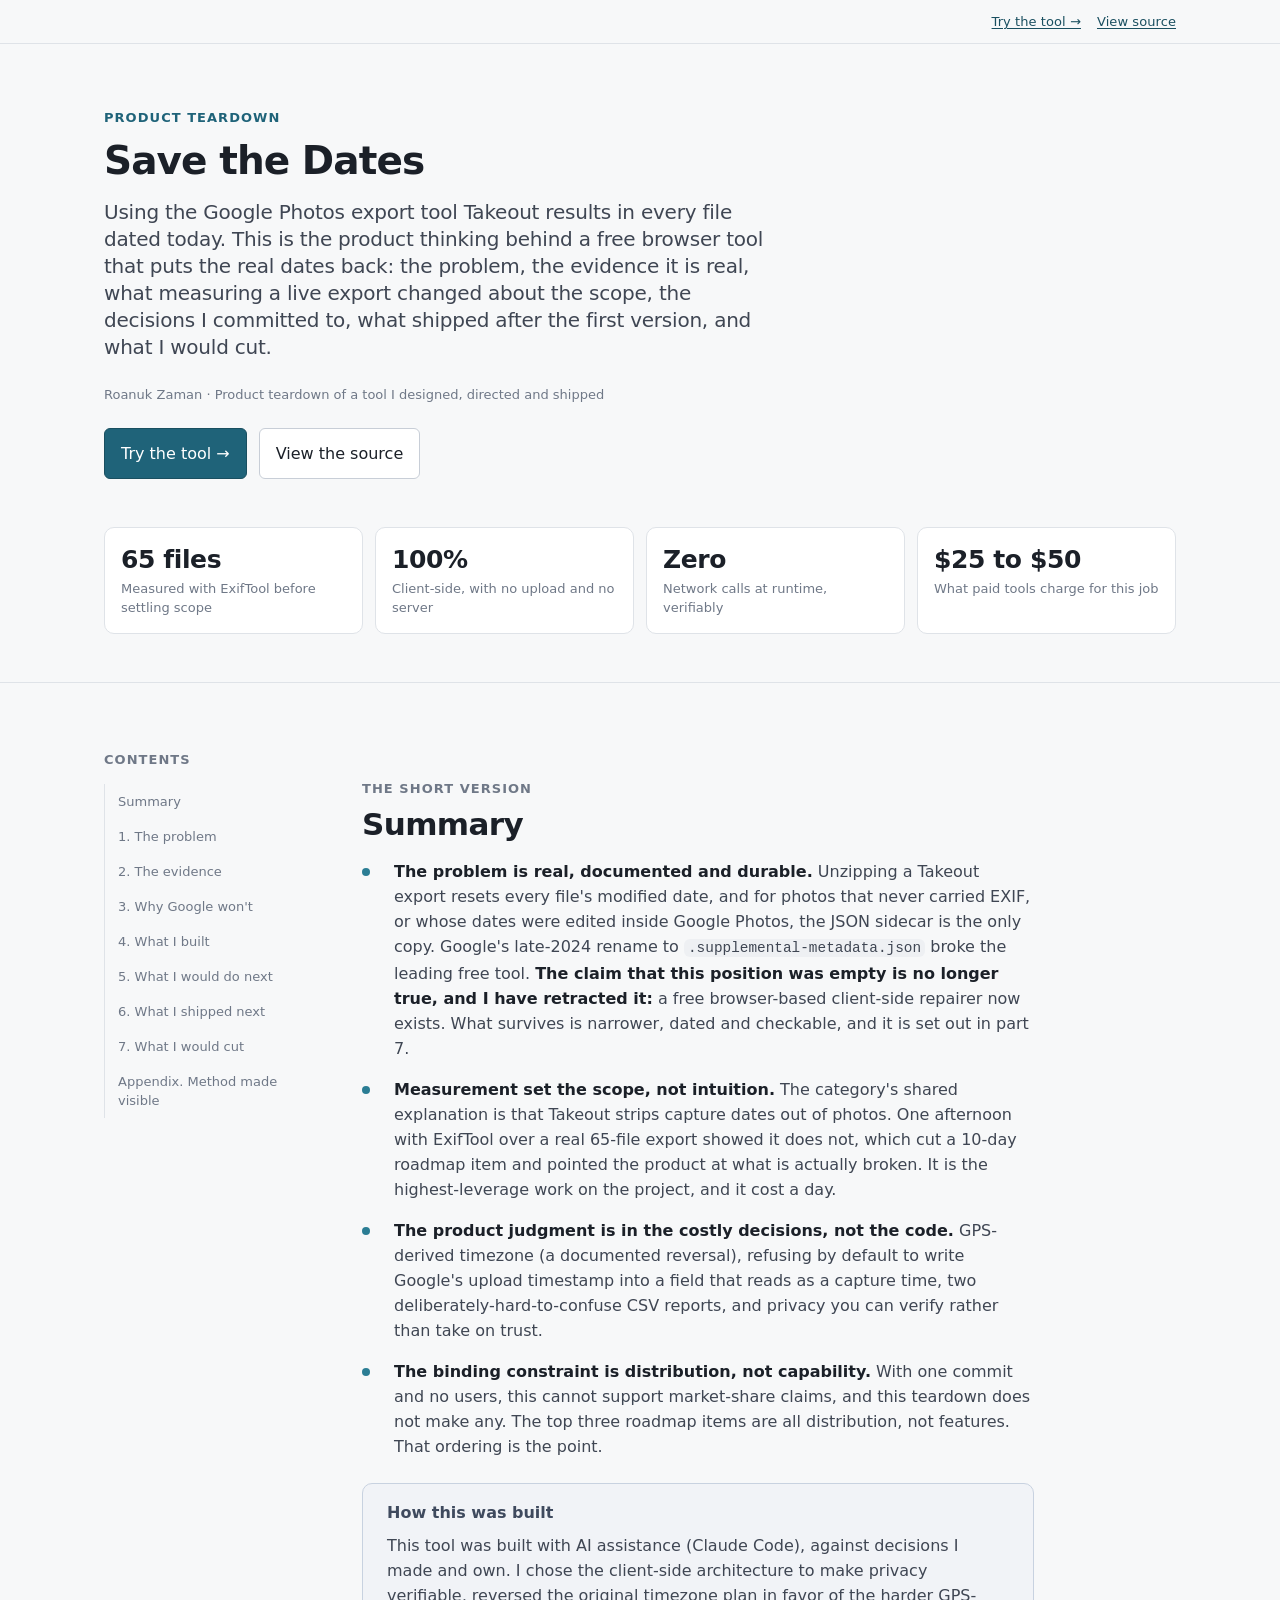
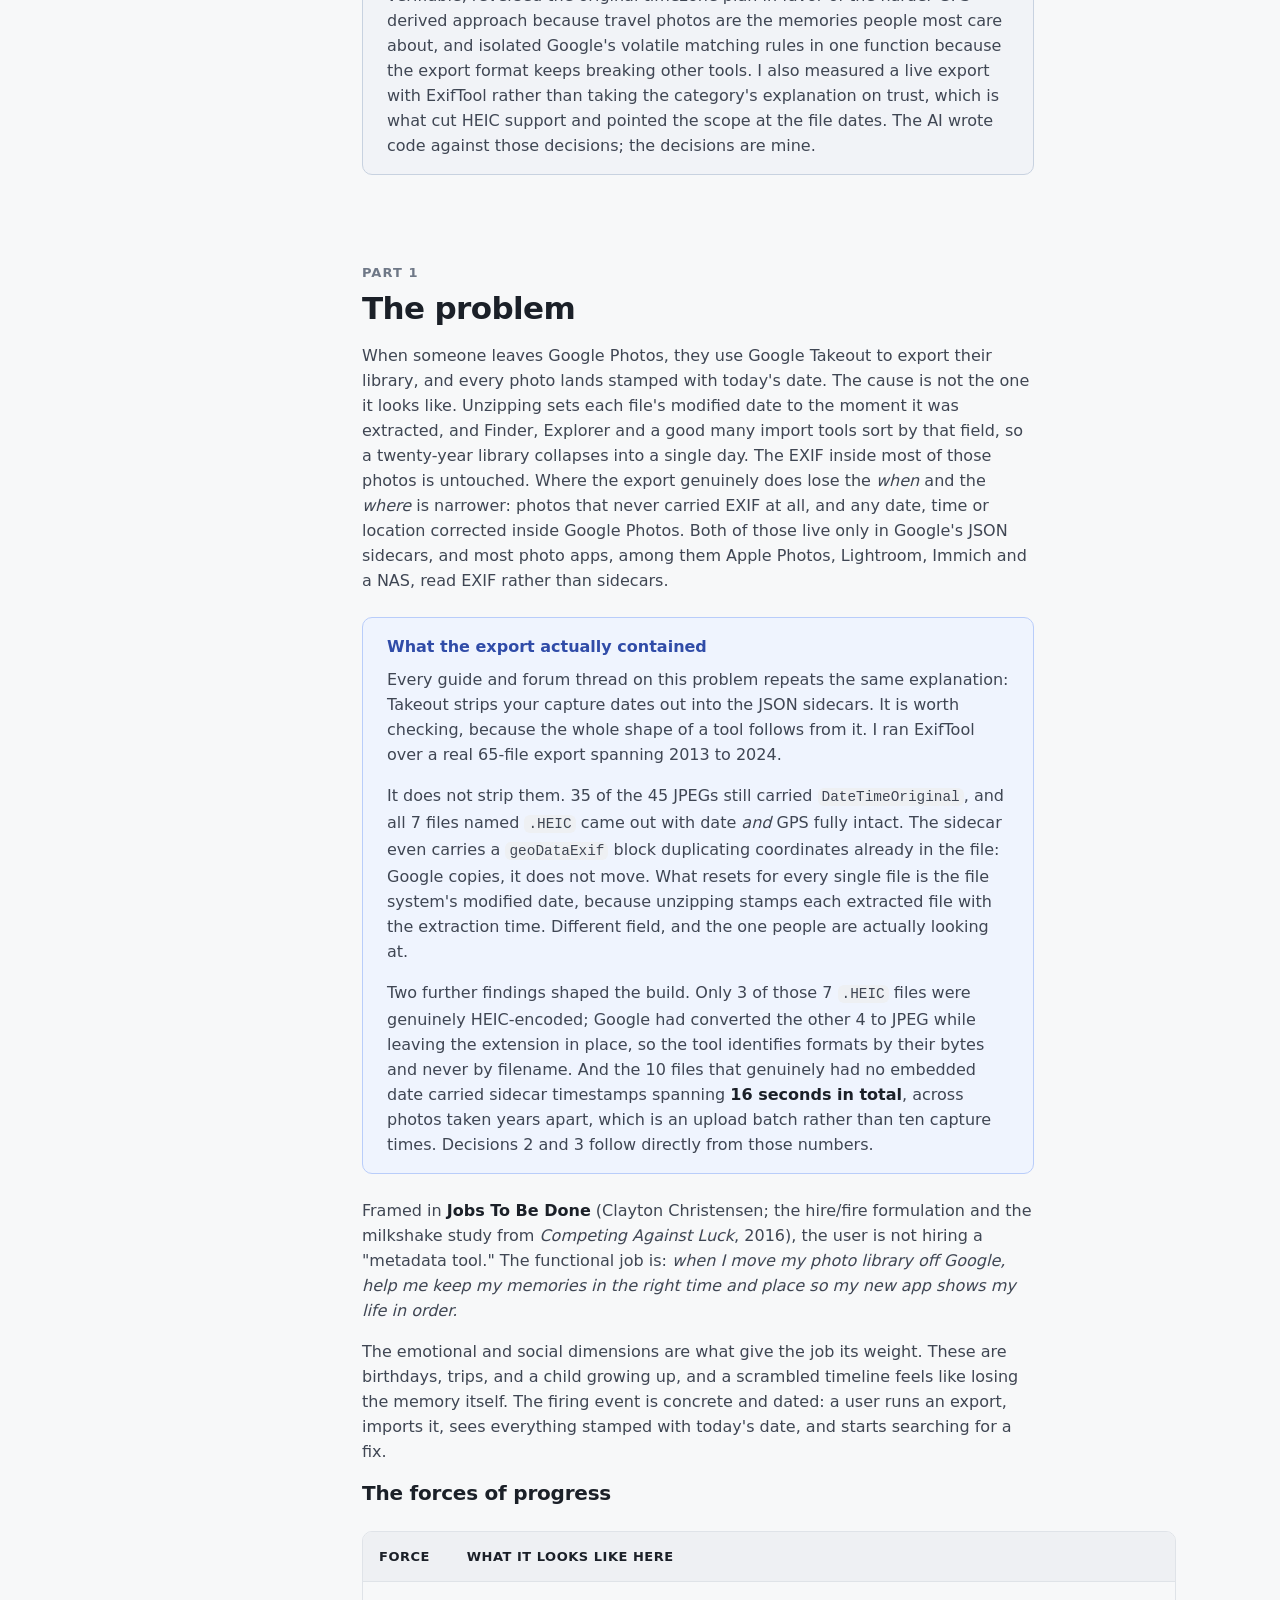
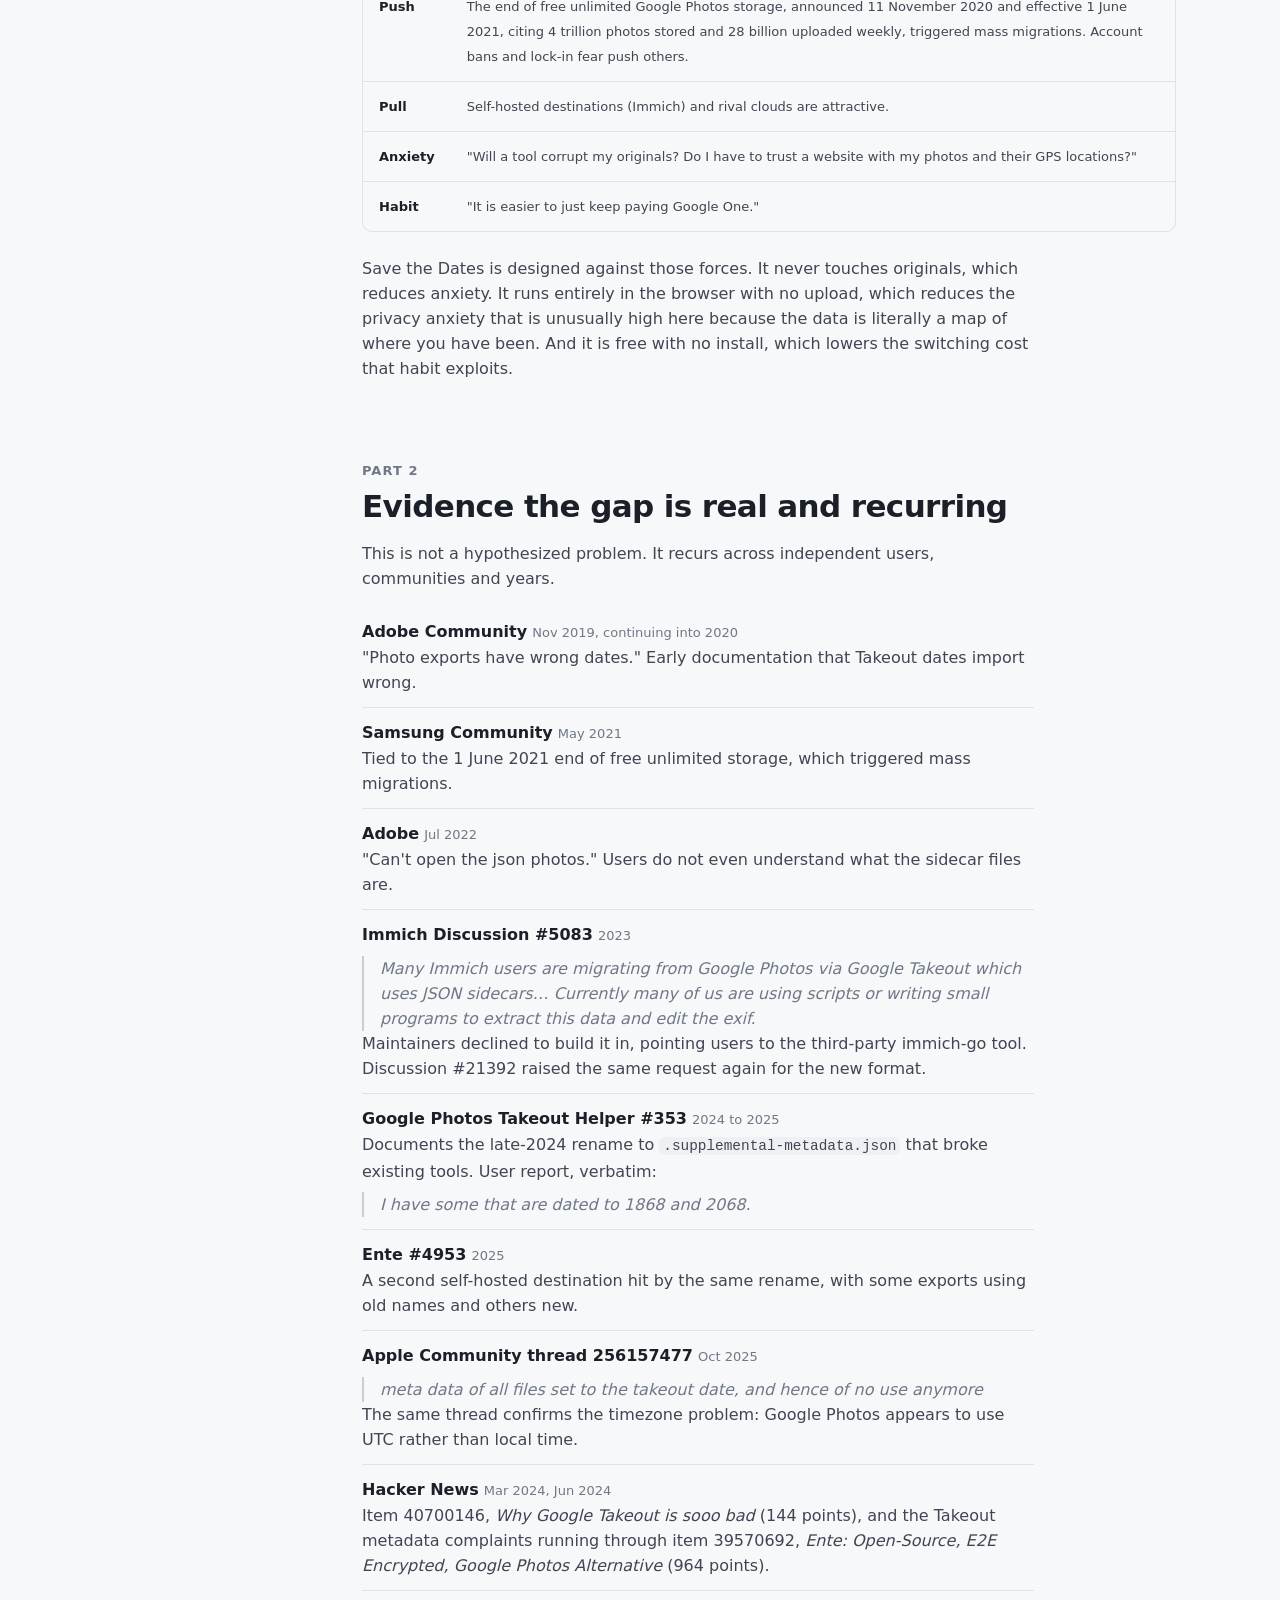
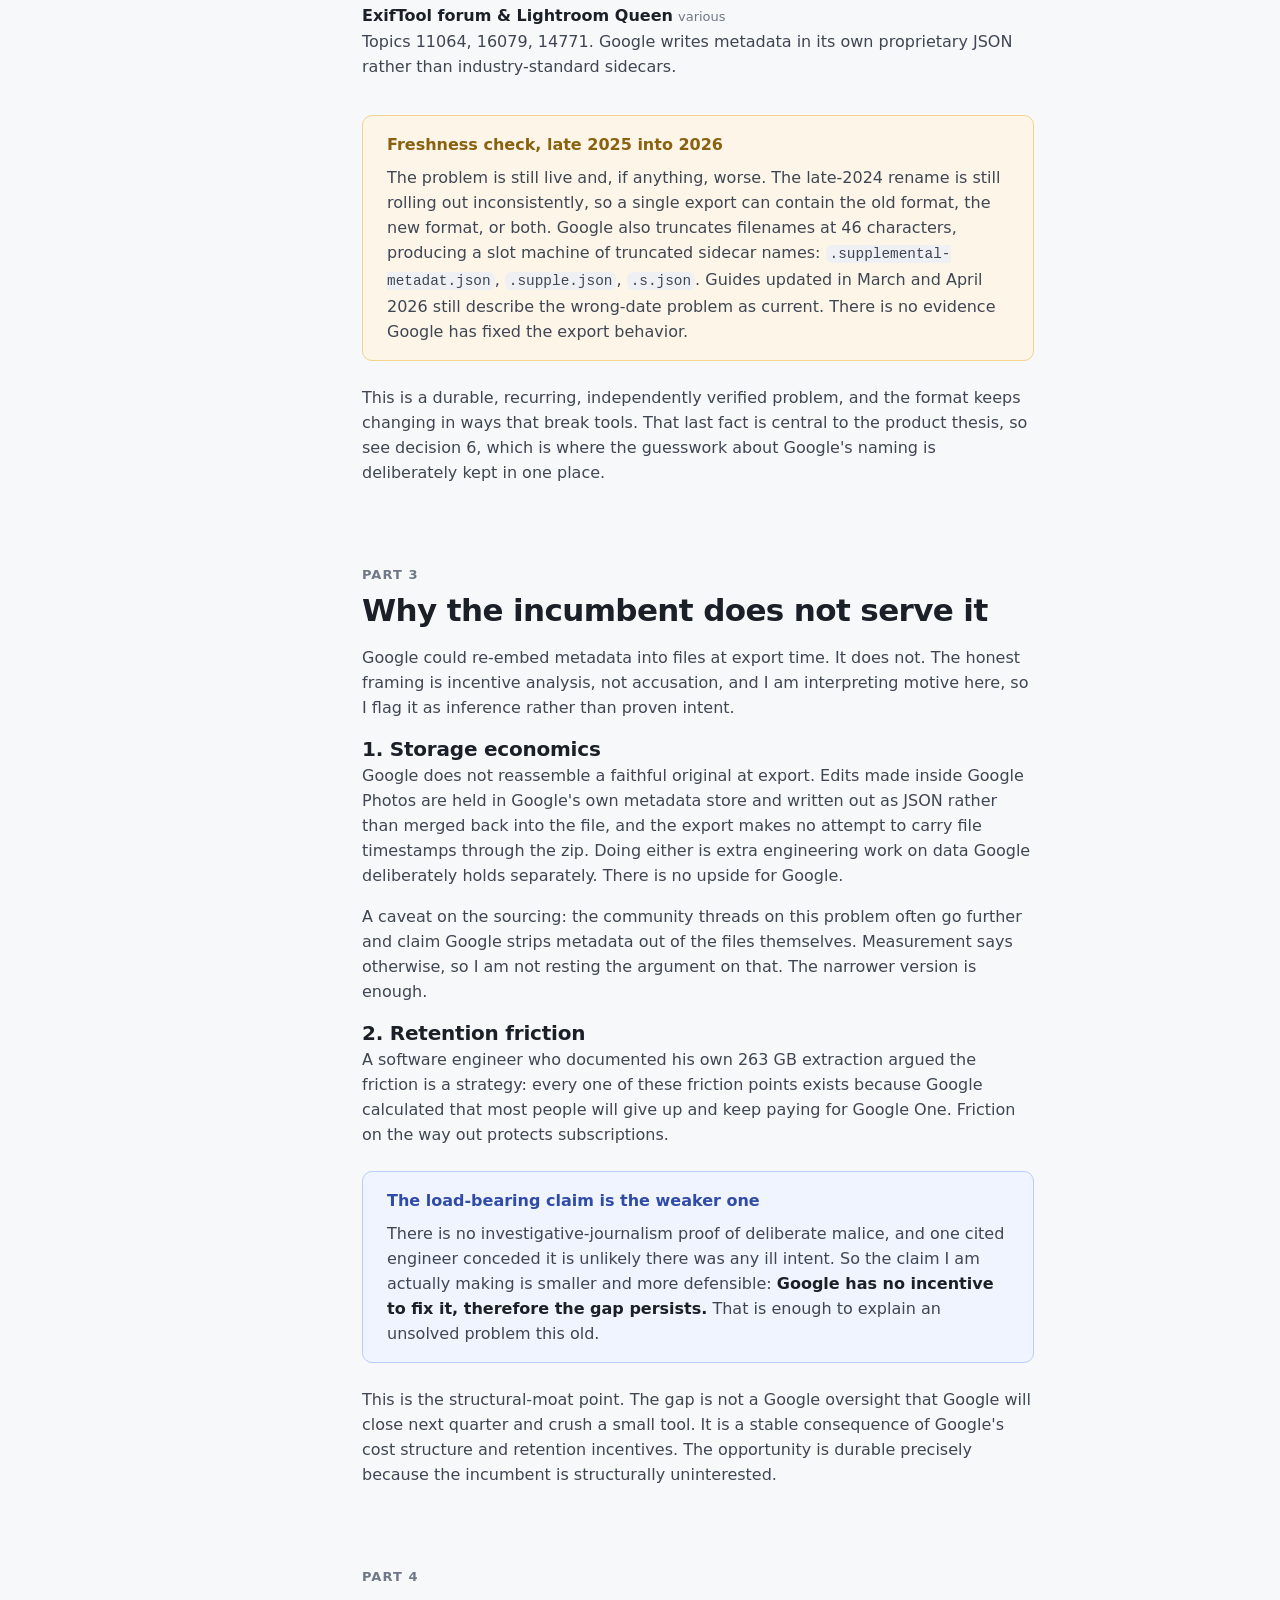
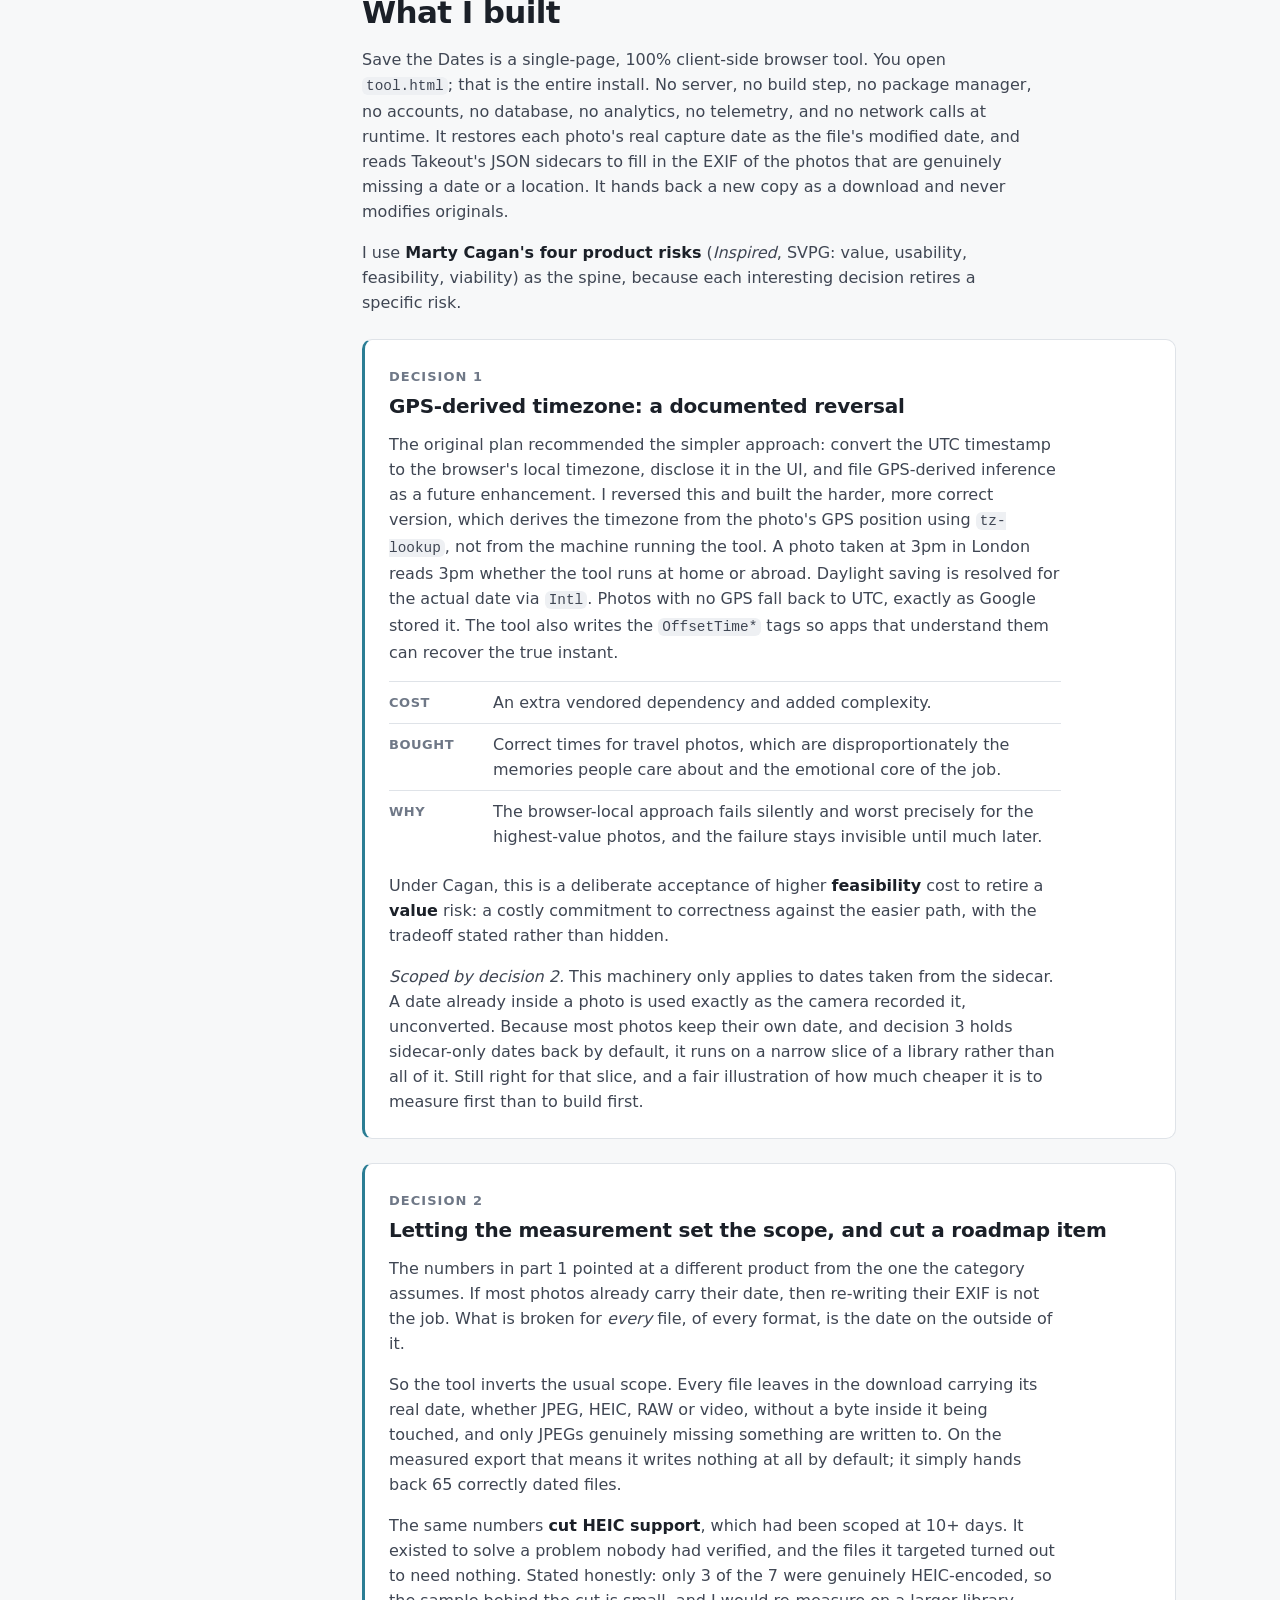
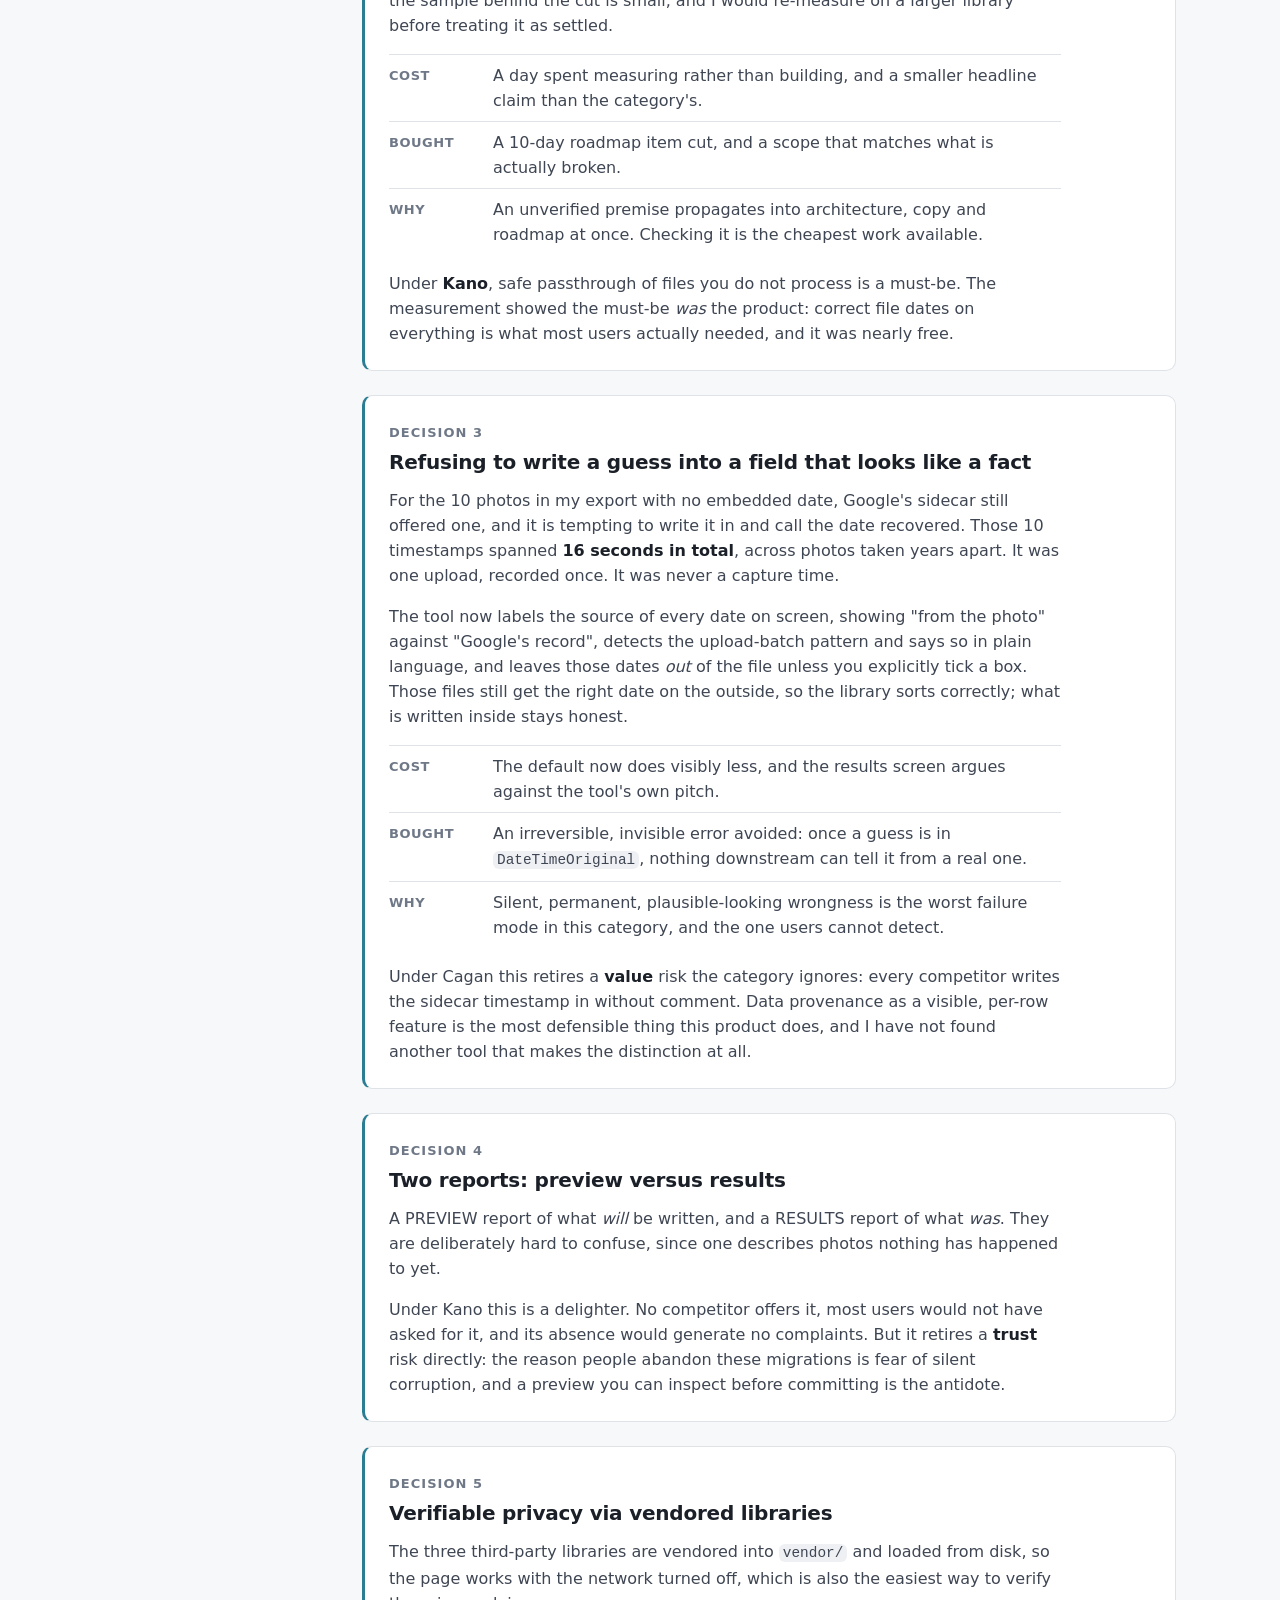
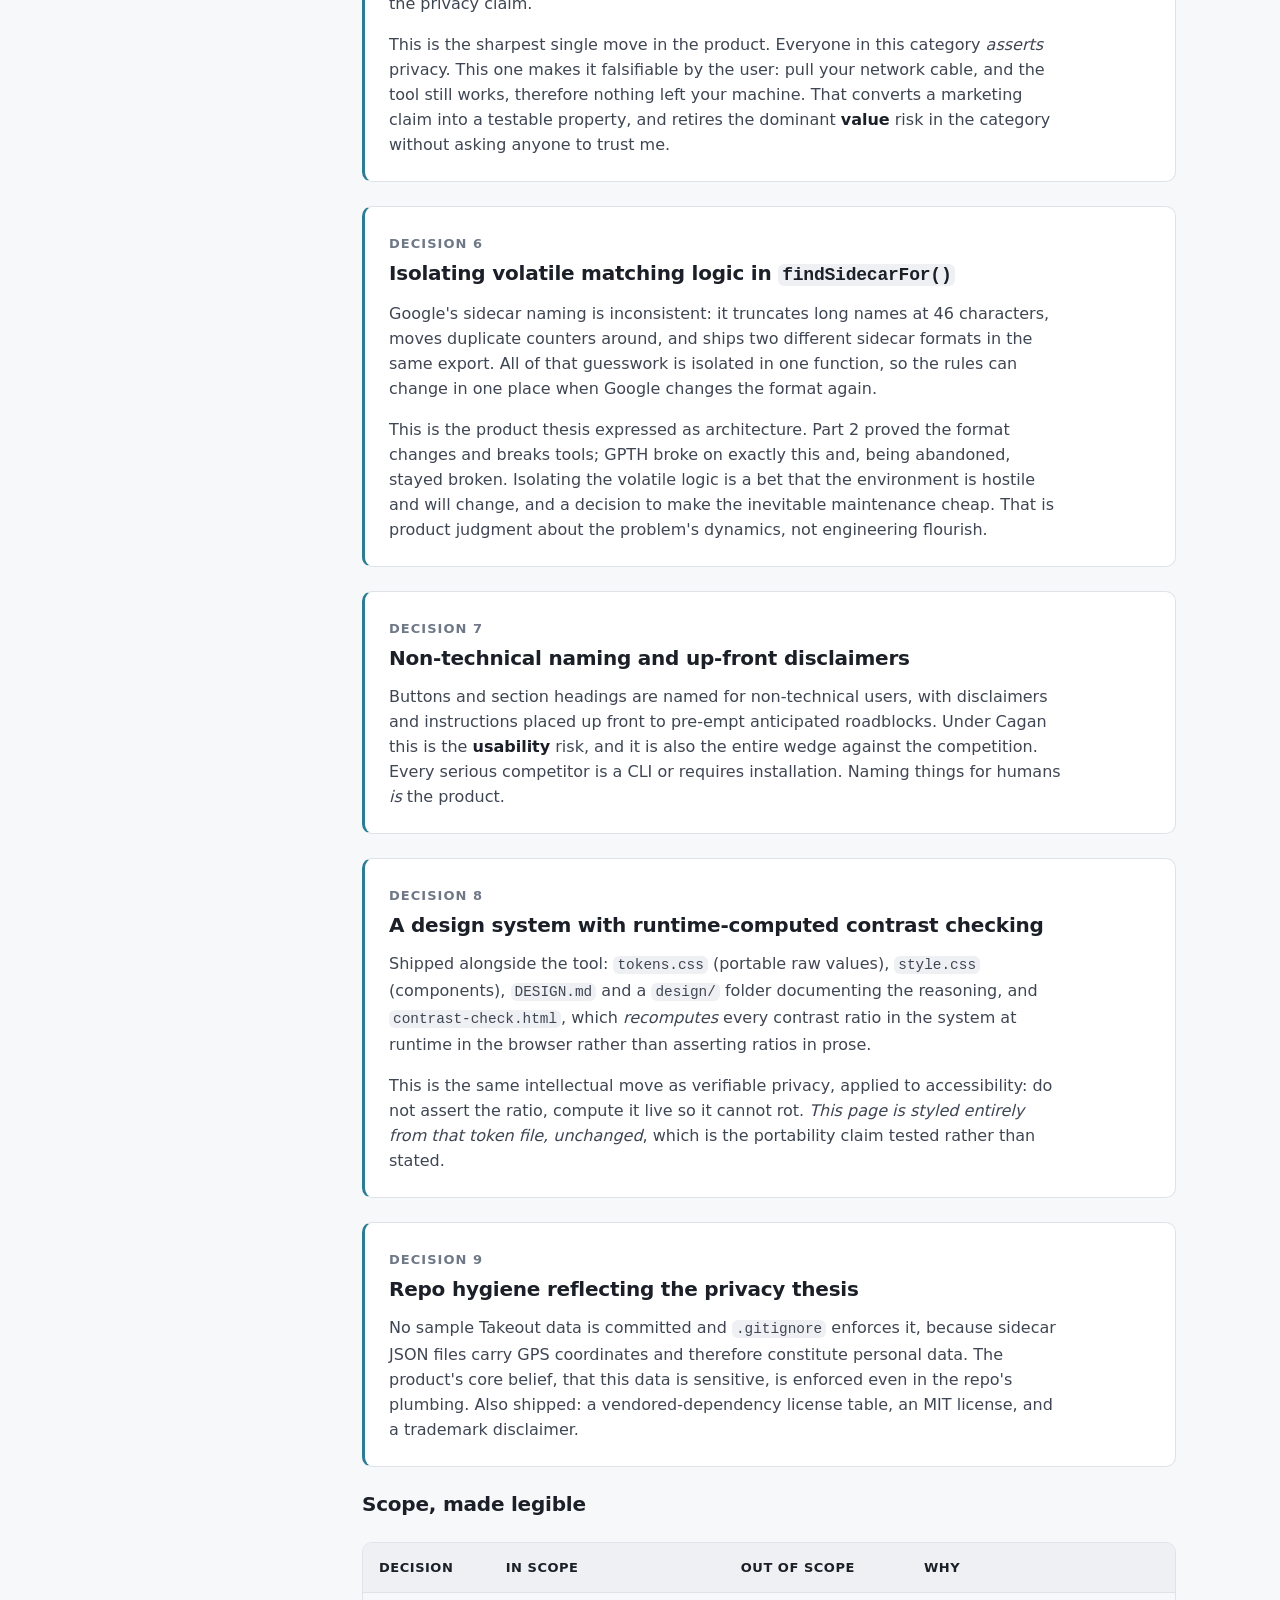
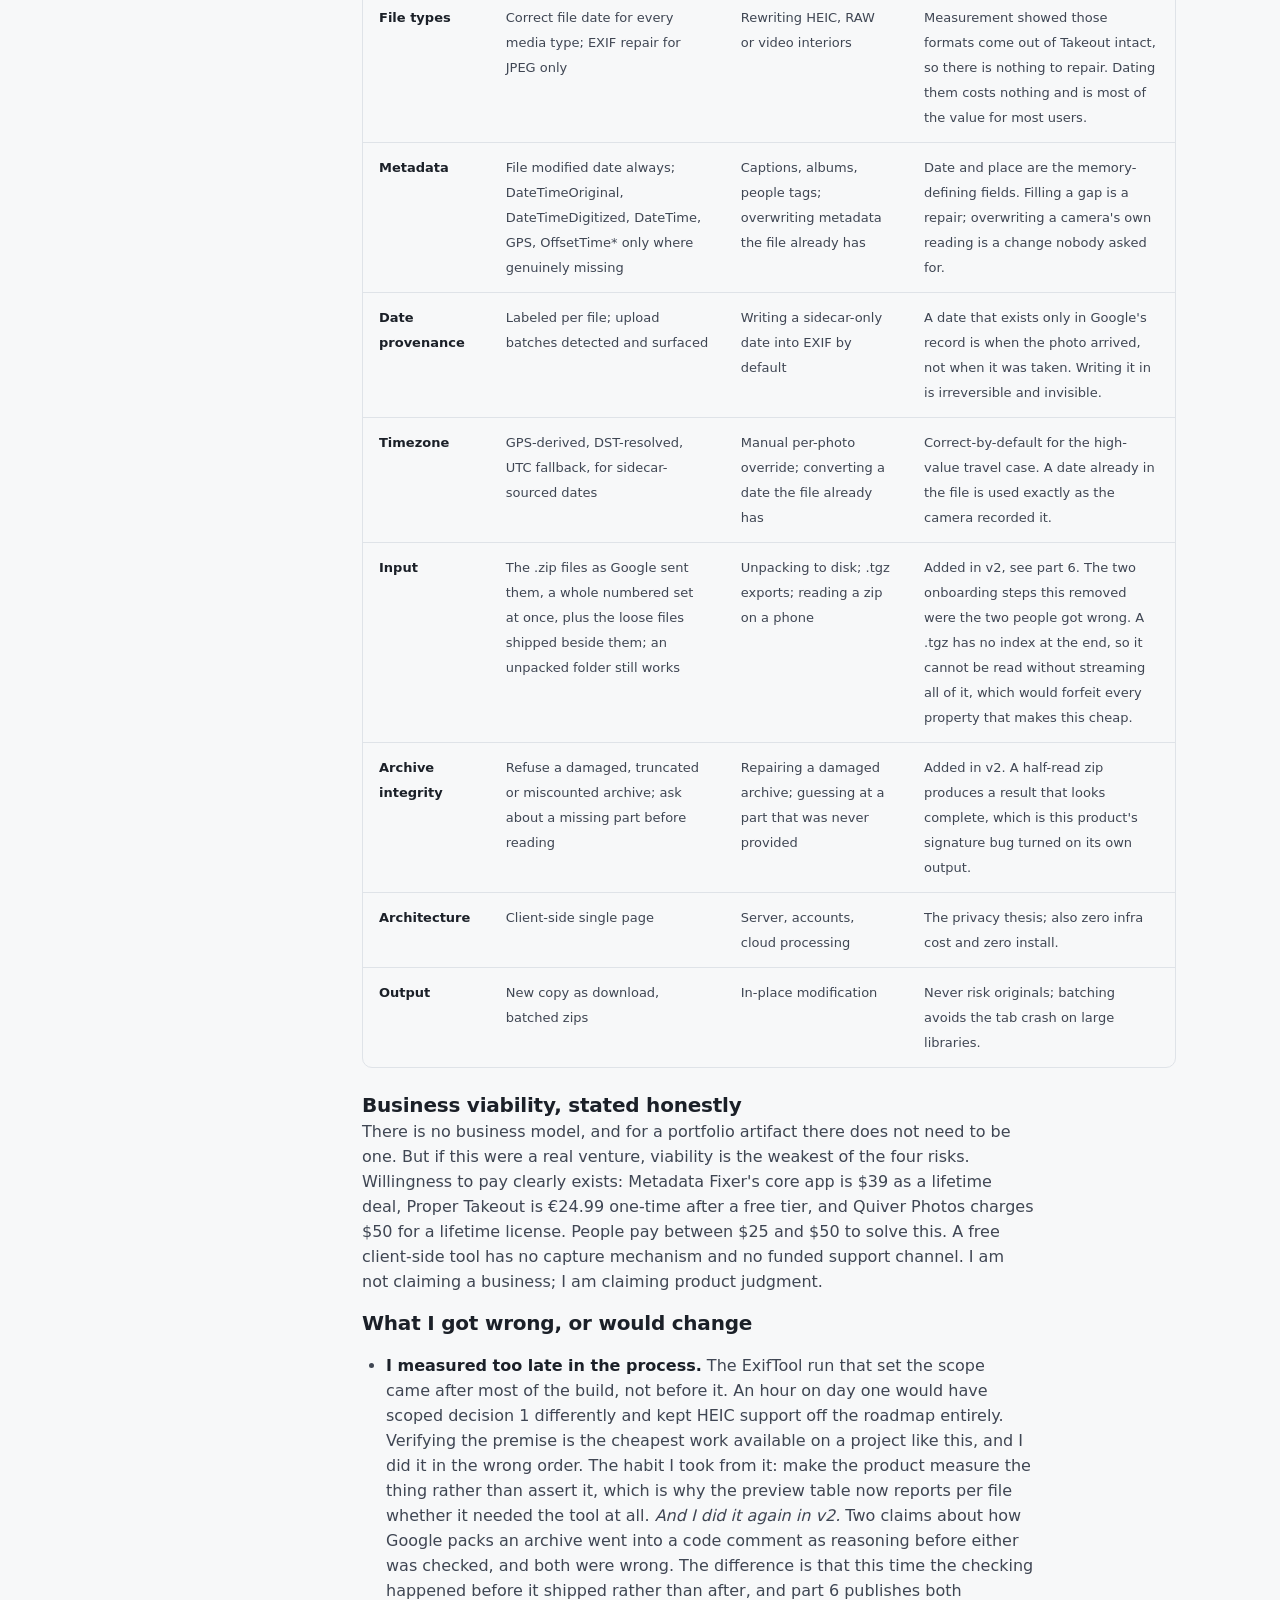
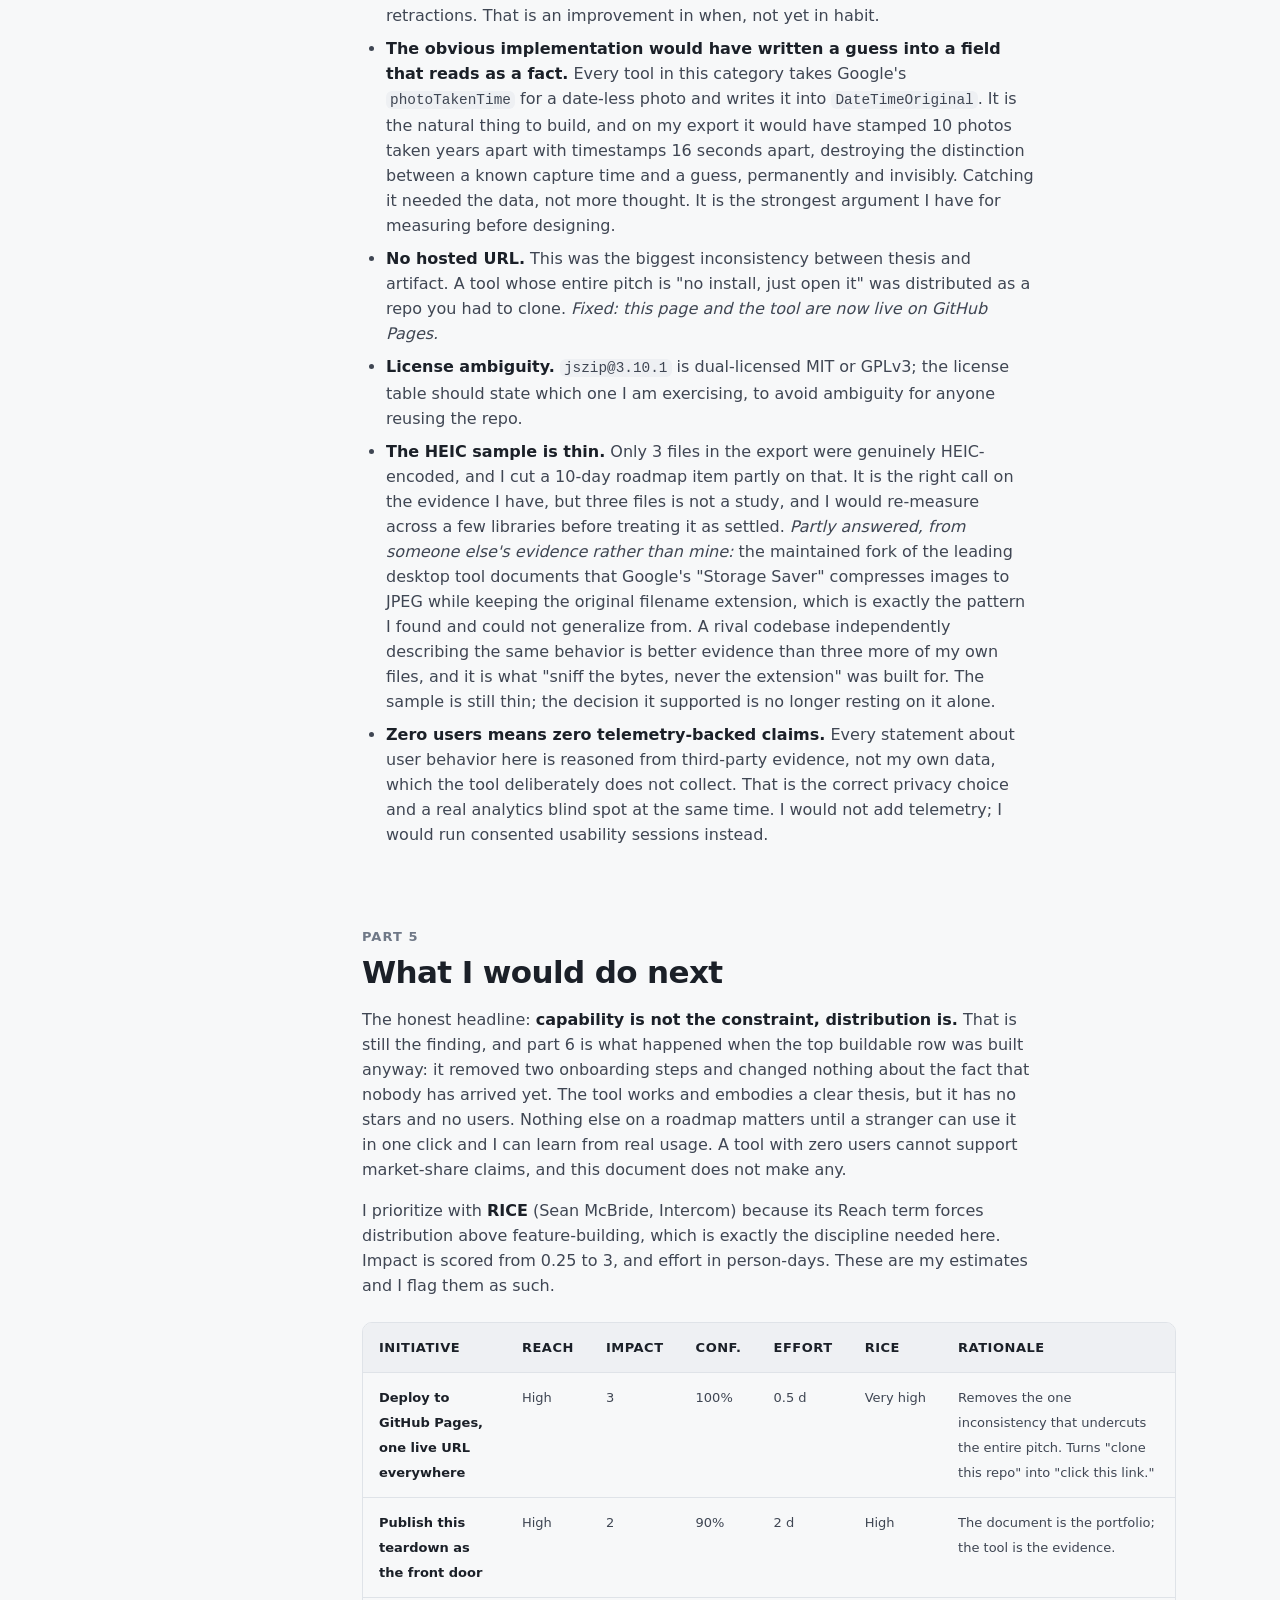
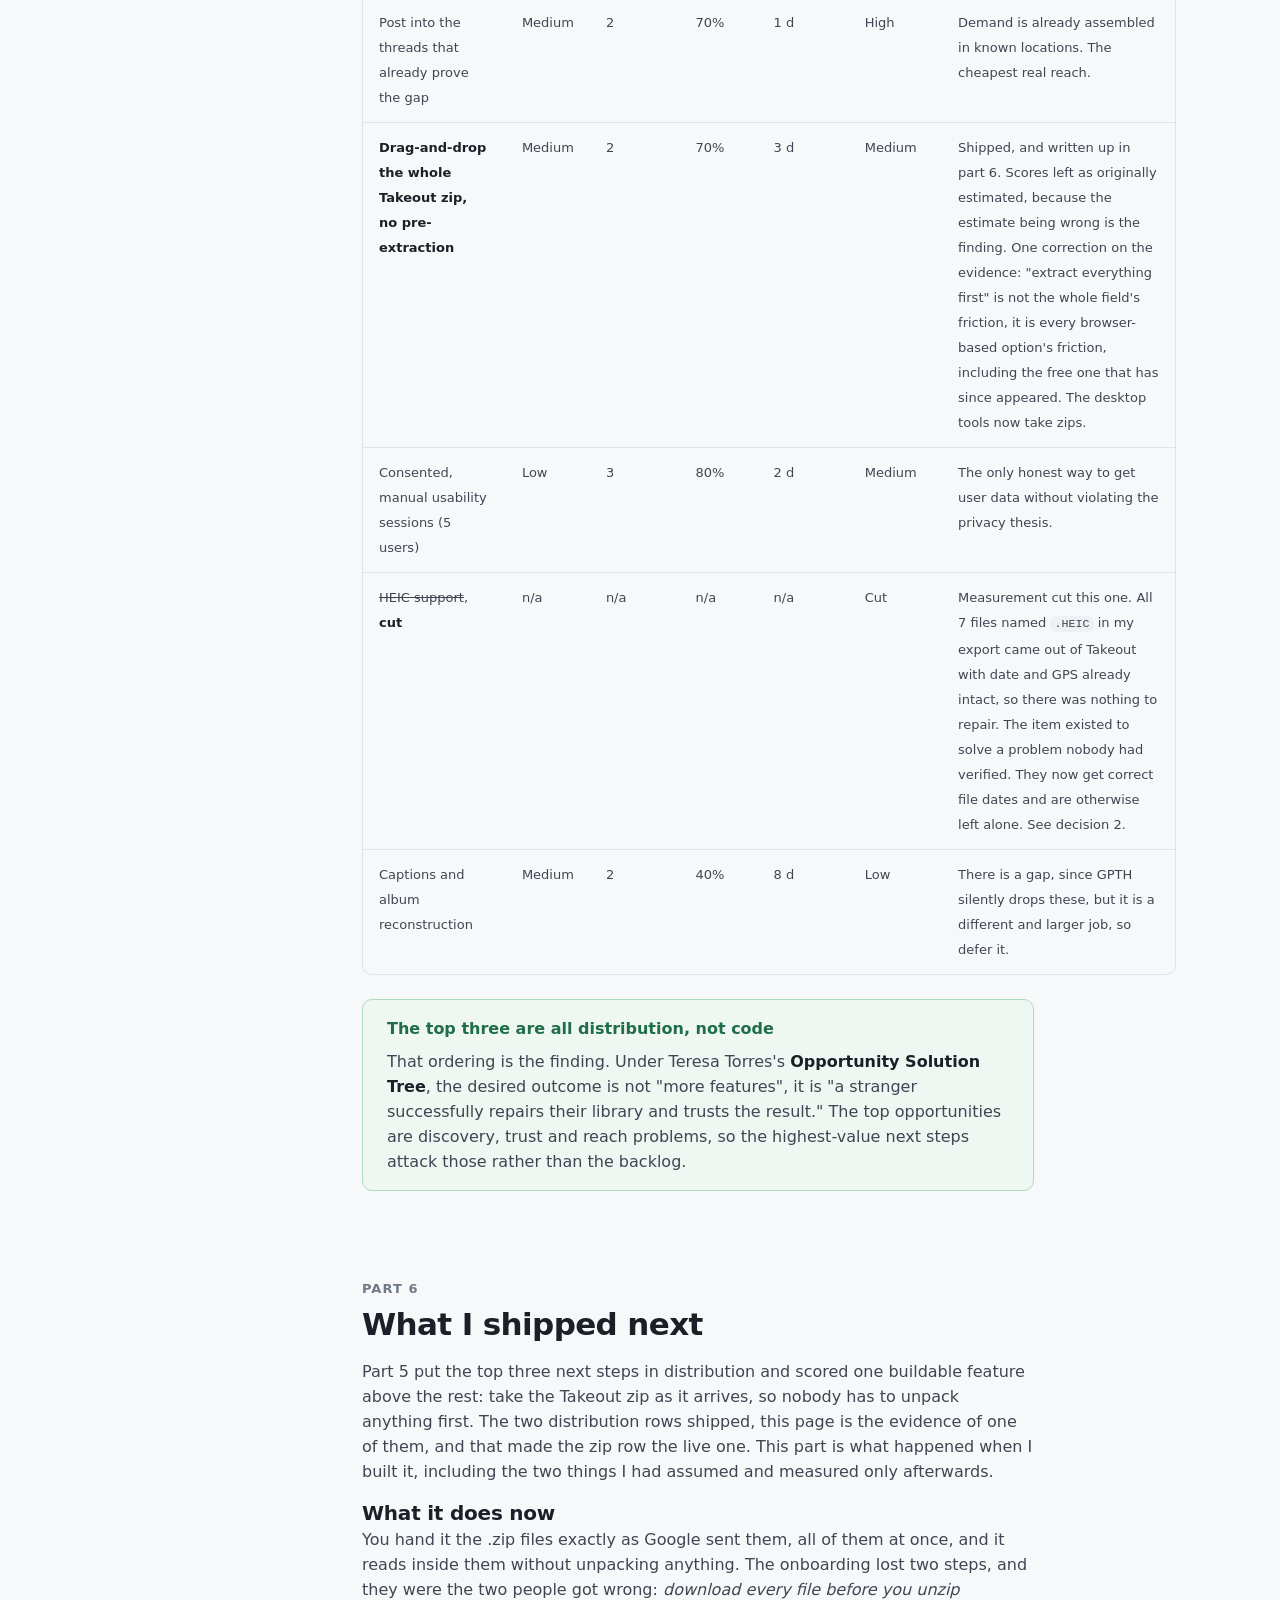
<file: teardown.html>
<!DOCTYPE html>
<html lang="en">
<head>
<meta charset="utf-8">
<meta name="viewport" content="width=device-width, initial-scale=1">
<title>Save the Dates: A Product Teardown</title>

<!--
  The teardown moved to the site root. This file stays behind as a redirect
  because the URL is printed on a CV that is already out in the world - old
  copies must keep working, and they will outlive this repo's tidiness.

  It carries the full share card metadata too, so if anyone shares THIS url
  the preview is still correct rather than blank.
-->
<link rel="canonical" href="https://roanukz.github.io/save-the-dates/">
<meta http-equiv="refresh" content="0; url=./">

<meta name="description" content="A product teardown of Save the Dates: the problem, the evidence it is real, what measuring a live Google Takeout export changed about the scope, the decisions I committed to, what shipped next, and what I would cut.">
<meta name="author" content="Roanuk Zaman" />
<meta property="og:title" content="Save the Dates: A Product Teardown">
<meta property="og:description" content="The product thinking behind a free, browser-based tool that repairs Google Photos Takeout dates: the problem, the evidence, what measuring a live export changed about the scope, the decisions I committed to, what shipped next, and what I would cut.">
<meta property="og:image" content="https://roanukz.github.io/save-the-dates/og-image.png?v=5">
<meta property="og:image:width" content="2400">
<meta property="og:image:height" content="1254">
<meta property="og:url" content="https://roanukz.github.io/save-the-dates/">
<meta property="og:type" content="website">
<meta property="article:author" content="Roanuk Zaman" />
<meta name="twitter:card" content="summary_large_image">

<link rel="stylesheet" href="tokens.css">
<style>
  body {
    margin: 0; min-height: 100vh;
    display: flex; align-items: center; justify-content: center;
    background: var(--page-bg); color: var(--text-body);
    font-family: var(--font-sans); font-size: var(--size-16); line-height: var(--lh-16);
    text-align: center; padding: var(--space-24);
  }
  a { color: var(--link); }
</style>
</head>
<body>
  <p>
    The teardown now lives at
    <a href="./">roanukz.github.io/save-the-dates</a>.<br>
    Redirecting you there now.
  </p>
  <script>location.replace("./");</script>
</body>
</html>
</file>
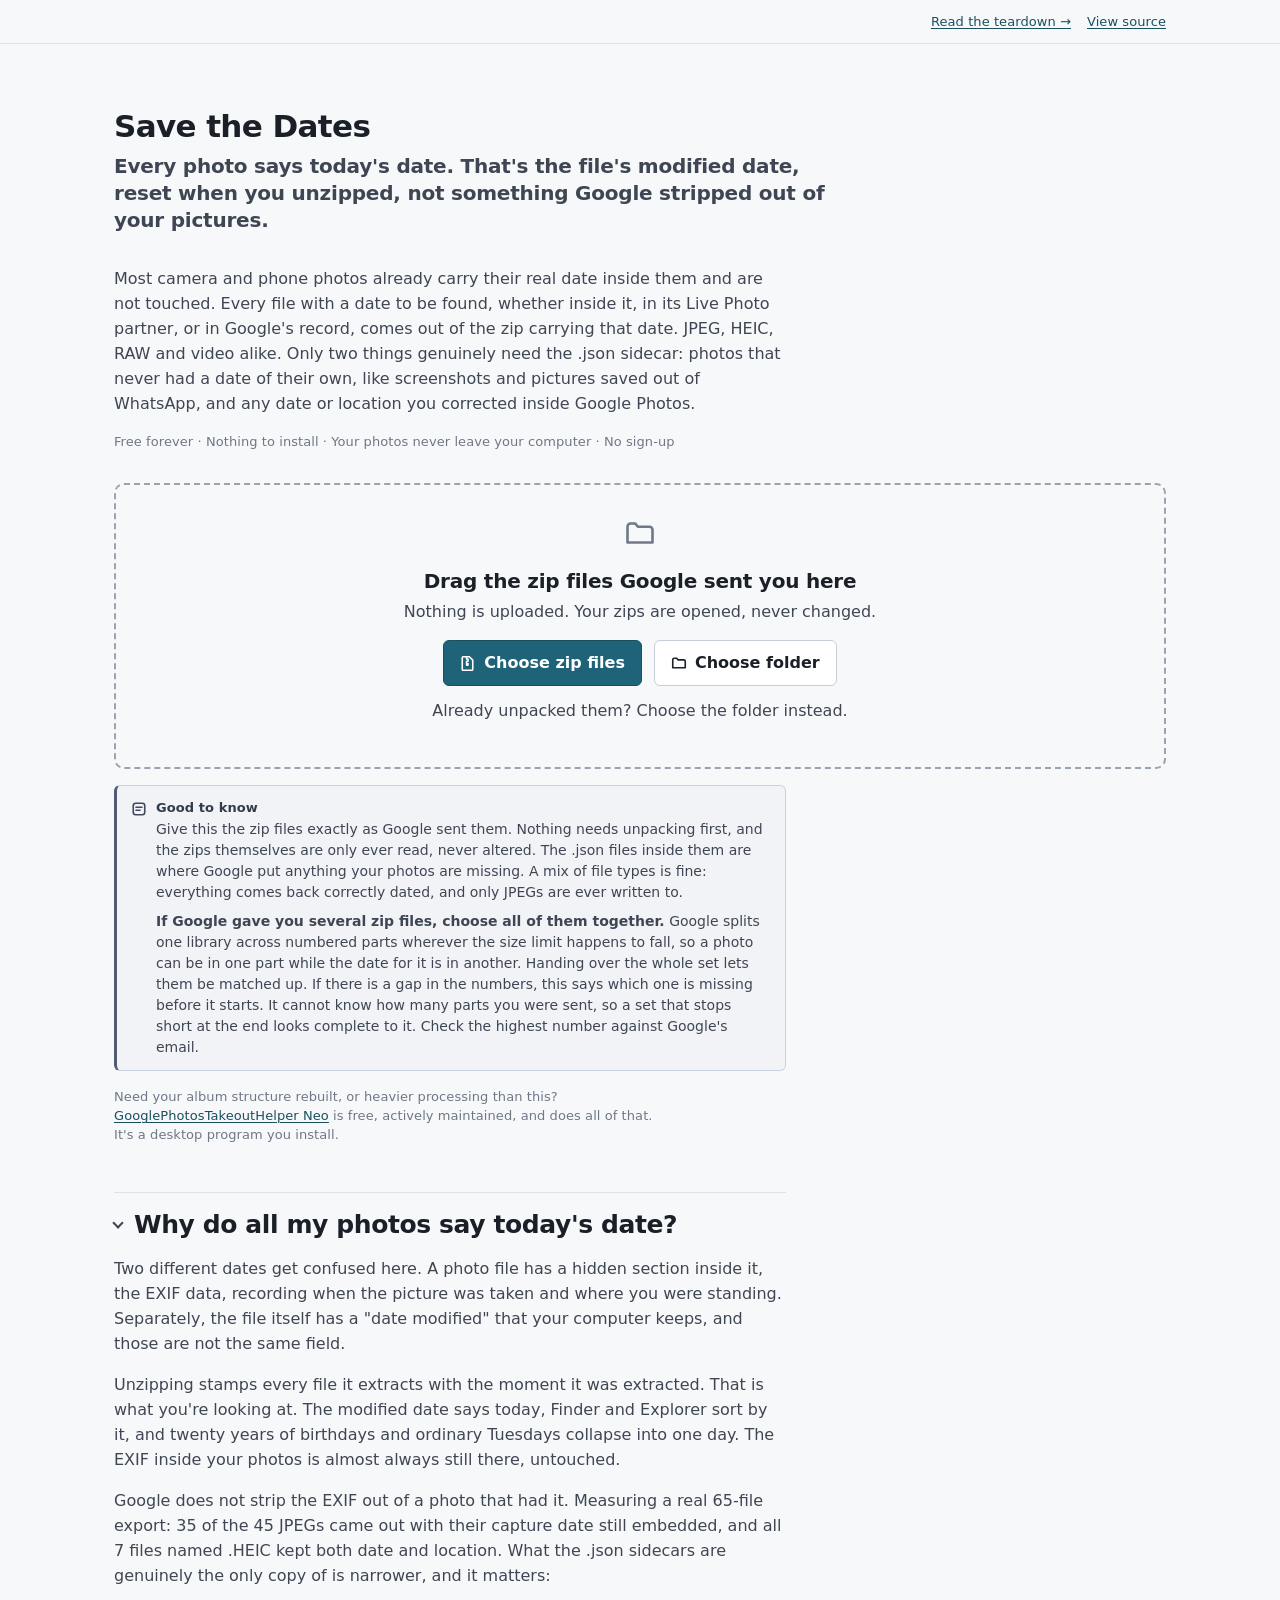
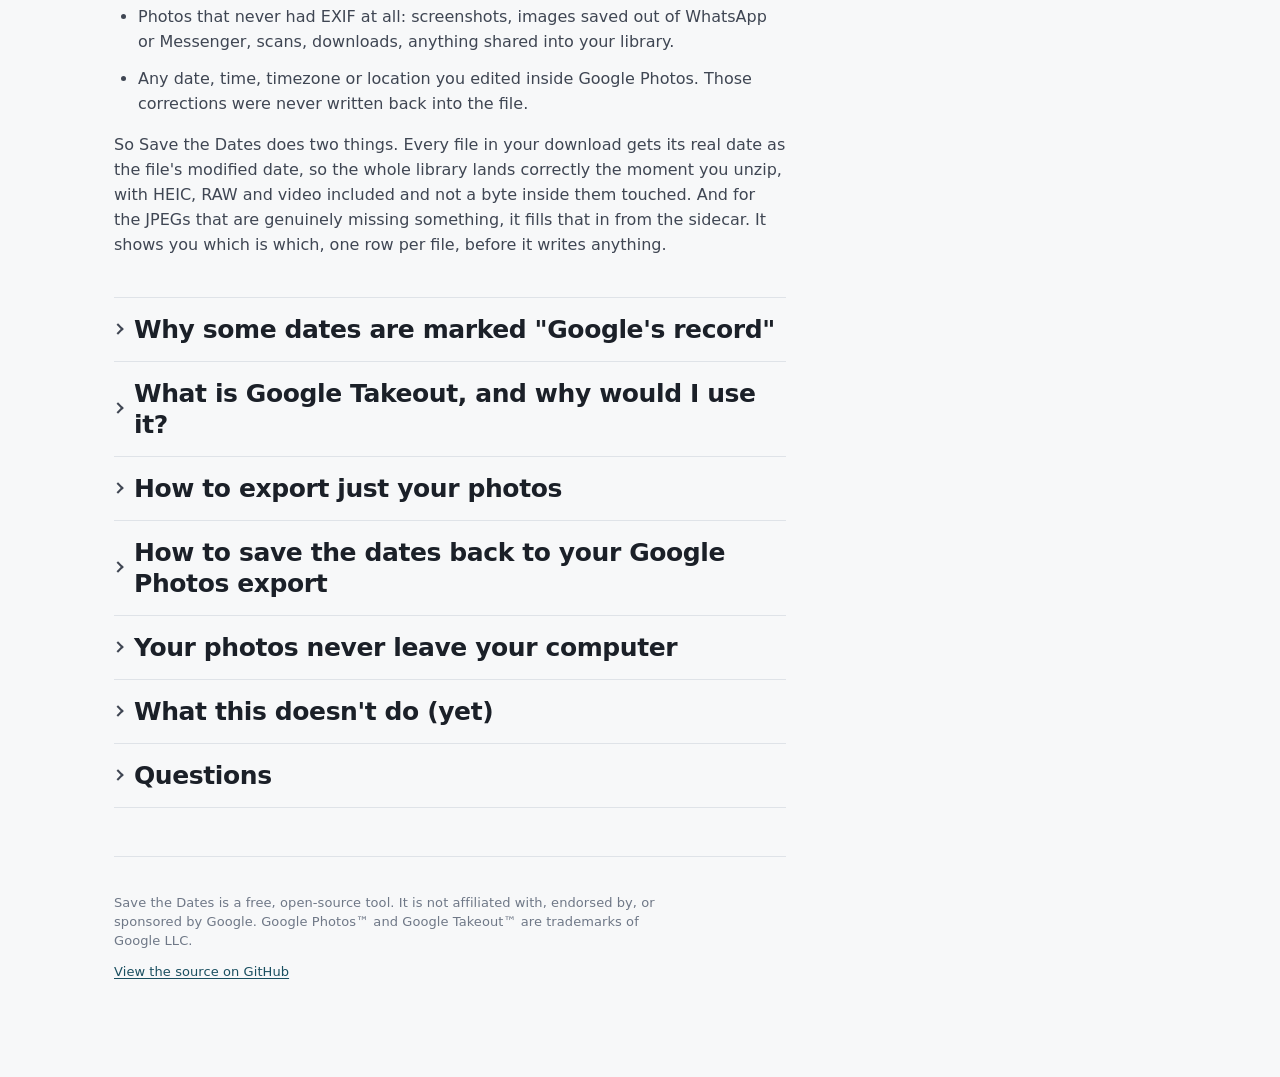
<file: tool.html>
<!DOCTYPE html>
<html lang="en">
<head>
  <meta charset="utf-8">
  <meta name="viewport" content="width=device-width, initial-scale=1">

  <title>Save the Dates: Fix Google Photos Takeout Dates | Free, No Install</title>
  <meta name="description" content="Your Google Takeout photos all show today's date. That's the file's modified date, reset by unzipping. Save the Dates puts the real dates back on the files, and fills in the photos that genuinely have none. Free, runs in your browser, nothing uploaded.">

  <!-- Share card. og-image.png is rendered from og-image.svg; edit the SVG. -->
  <meta name="author" content="Roanuk Zaman" />
  <meta property="og:title" content="Save the Dates: Fix Google Photos Takeout Dates">
  <meta property="og:description" content="Free, browser-based tool that fixes wrong dates and timezones on photo libraries. No install, no account, no upload - files never leave your device.">
  <meta property="og:image" content="https://roanukz.github.io/save-the-dates/og-tool.png?v=5">
  <meta property="og:image:alt" content="A photo whose wrong export date is struck through and replaced with its real capture date.">
  <meta property="og:image:width" content="2400">
  <meta property="og:image:height" content="1254">
  <meta property="og:url" content="https://roanukz.github.io/save-the-dates/tool.html">
  <meta property="og:type" content="website">
  <meta property="article:author" content="Roanuk Zaman" />
  <meta name="twitter:card" content="summary_large_image">

  <!-- Both stylesheets are local files. Nothing is fetched from the internet. -->
  <link rel="stylesheet" href="tokens.css">
  <link rel="stylesheet" href="style.css">

  <!-- A refresh clears everything the tool was holding, so it must also start at
       the top: otherwise you reload and land halfway down a results table that
       no longer exists. Same guard the teardown carries, kept identical so the
       two cannot drift. See the longer explanation there. -->
  <script>
  (function () {
    var entry = performance.getEntriesByType && performance.getEntriesByType('navigation')[0];
    var isReload = entry
      ? entry.type === 'reload'
      : (performance.navigation && performance.navigation.type === 1);

    if (!isReload) return;

    if ('scrollRestoration' in history) history.scrollRestoration = 'manual';

    if (location.hash) {
      history.replaceState(null, '', location.pathname + location.search);
    }

    var reading = false;
    ['wheel', 'touchstart', 'keydown'].forEach(function (name) {
      window.addEventListener(name, function () { reading = true; },
                              { once: true, passive: true });
    });

    function holdTop(until) {
      if (reading) return;
      window.scrollTo(0, 0);
      if (performance.now() < until) {
        requestAnimationFrame(function () { holdTop(until); });
      }
    }

    window.addEventListener('DOMContentLoaded', function () { window.scrollTo(0, 0); });
    window.addEventListener('load', function () { holdTop(performance.now() + 400); });
  })();
  </script>
</head>
<body>

<!-- The site header, matching the teardown's. Frozen to the top of the viewport
     so the way across to the teardown and the source stays reachable while you
     are deep in a results table. -->
<nav class="topbar" aria-label="Site">
  <div class="topbar-inner">
    <a href="index.html">Read the teardown &rarr;</a>
    <a href="https://github.com/Roanukz/save-the-dates" target="_blank" rel="noopener noreferrer">View source</a>
  </div>
</nav>

<div class="page">

  <!-- =====================================================================
       SECTION 1 - THE HERO
       ===================================================================== -->
  <header>
    <h1>Save the Dates</h1>

    <p class="lead">
      Every photo says today's date. That's the file's modified date, reset when you
      unzipped, not something Google stripped out of your pictures.
    </p>

    <p class="hero-body">
      Most camera and phone photos already carry their real date inside them and are not
      touched. Every file with a date to be found, whether inside it, in its Live Photo
      partner, or in Google's record, comes out of the zip carrying that date. JPEG,
      HEIC, RAW and video alike. Only two things genuinely need the .json sidecar: photos
      that never had a date of their own, like screenshots and pictures saved out of
      WhatsApp, and any date or location you corrected inside Google Photos.
    </p>

    <p class="trust">
      Free forever &middot; Nothing to install &middot; Your photos never leave your computer &middot; No sign-up
    </p>

  </header>


  <main>

    <!-- ===================================================================
         SECTION 2 - THE TOOL
         Directly under the hero, above everything else, so somebody who
         already knows what they are doing never has to scroll.
         =================================================================== -->

    <!-- -------------------------------------------------------------------
         SCREEN 1 - choosing a folder.
         Three states, told apart by their BORDER as well as their color, so
         they still read with the color removed.
         ------------------------------------------------------------------- -->
    <section id="phaseIdle">

      <div id="dropZone" class="dropzone">

        <!-- State: idle -->
        <div class="dz-state" id="dzIdle">
          <svg class="dz-icon" viewBox="0 0 16 16" fill="none" stroke="currentColor"
               stroke-width="1.3" stroke-linecap="round" stroke-linejoin="round" aria-hidden="true">
            <path d="M1.75 4.75A1.5 1.5 0 0 1 3.25 3.25h2.4l1.3 1.6h5.8a1.5 1.5 0 0 1 1.5 1.5v6.4H1.75Z"/>
          </svg>
          <!-- The zip is named first because it is what Google actually sends.
               Asking for a folder first was asking people to do a job before
               they were allowed to start. -->
          <label class="dz-headline" for="zipPicker">Drag the zip files Google sent you here</label>
          <!-- The privacy claim sits ABOVE the buttons, not in fine print below. -->
          <p class="dz-privacy">Nothing is uploaded. Your zips are opened, never changed.</p>
          <div class="actions dz-actions">
            <button type="button" class="btn btn-primary" id="chooseZipButton">
              <svg class="icon" viewBox="0 0 16 16" fill="none" stroke="currentColor"
                   stroke-width="1.6" stroke-linecap="round" stroke-linejoin="round" aria-hidden="true">
                <path d="M3.25 1.75h6.1l3.4 3.4v9.1a1 1 0 0 1-1 1h-8.5a1 1 0 0 1-1-1v-11.5a1 1 0 0 1 1-1Z"/>
                <path d="M6.6 1.9v2.2M8 4.1v2.2M6.6 6.3v2.2M8 8.5v1.6h-1.4V8.5"/>
              </svg>
              Choose zip files
            </button>
            <button type="button" class="btn btn-secondary" id="chooseButton">
              <svg class="icon" viewBox="0 0 16 16" fill="none" stroke="currentColor"
                   stroke-width="1.6" stroke-linecap="round" stroke-linejoin="round" aria-hidden="true">
                <path d="M1.75 4.75A1.5 1.5 0 0 1 3.25 3.25h2.4l1.3 1.6h5.8a1.5 1.5 0 0 1 1.5 1.5v6.4H1.75Z"/>
              </svg>
              Choose folder
            </button>
          </div>
          <p class="dz-sub">Already unpacked them? Choose the folder instead.</p>
        </div>

        <!-- State: something is being dragged over -->
        <div class="dz-state" id="dzDragover" hidden>
          <svg class="dz-icon" viewBox="0 0 16 16" fill="none" stroke="currentColor"
               stroke-width="1.3" stroke-linecap="round" stroke-linejoin="round" aria-hidden="true">
            <path d="M1.75 4.75A1.5 1.5 0 0 1 3.25 3.25h2.4l1.3 1.6h5.8a1.5 1.5 0 0 1 1.5 1.5v6.4H1.75Z"/>
          </svg>
          <p class="dz-headline">Release to start</p>
          <p class="dz-sub" id="dzDragName">&nbsp;</p>
        </div>

        <!-- State: what was dropped cannot be used -->
        <div class="dz-state" id="dzRejected" hidden>
          <svg class="dz-icon dz-icon-error" viewBox="0 0 16 16" fill="none" stroke="currentColor"
               stroke-width="1.3" stroke-linecap="round" stroke-linejoin="round" aria-hidden="true">
            <circle cx="8" cy="8" r="6.25"/><path d="M5.6 5.6l4.8 4.8M10.4 5.6l-4.8 4.8"/>
          </svg>
          <p class="dz-headline" id="dzRejectHeadline">That couldn't be used</p>
          <!-- The reassurance sentence is mandatory. A rejected drop is exactly where
               an anxious person assumes they have broken something. app.js replaces both
               of these; what is written here is only what shows if it never runs. -->
          <p class="dz-body" id="dzRejectBody">
            Drop the .zip files Google sent you, or the unpacked Takeout folder.
            <strong>Your file wasn't changed.</strong>
          </p>
          <p class="dz-filename" id="dzRejectName"></p>
          <button type="button" class="btn btn-secondary" id="tryAgainButton">Try again</button>
        </div>

        <!-- State: the numbered parts that were handed over have a gap in them.
             This is asked BEFORE anything is read, because the whole value of
             the question is saving a run that would otherwise take an hour and
             end in a library dated from half its metadata. It is a question and
             not a refusal: two overlapping exports, or renamed files, look like
             a gap and are not one, and it is the user's library. -->
        <!-- tabindex="-1" so app.js can move focus here when the question
             appears. This state is different from the others: it interrupts,
             and it needs an answer. Without moving focus, somebody working by
             keyboard has just pressed a button that vanished, and somebody
             using a screen reader is never told a question was asked. Focusing
             the group reads the heading and body, then the two buttons are the
             next things in the tab order. -->
        <div class="dz-state" id="dzIncomplete" role="group"
             aria-labelledby="dzIncompleteHeadline" tabindex="-1" hidden>
          <svg class="dz-icon dz-icon-warn" viewBox="0 0 16 16" fill="none" stroke="currentColor"
               stroke-width="1.3" stroke-linecap="round" stroke-linejoin="round" aria-hidden="true">
            <path d="M8 2.2 14.4 13.3H1.6Z"/><path d="M8 6.4v3.1"/><path d="M8 11.5h.01"/>
          </svg>
          <p class="dz-headline" id="dzIncompleteHeadline">A part looks missing</p>
          <p class="dz-body" id="dzIncompleteBody"></p>
          <div class="actions dz-actions">
            <button type="button" class="btn btn-secondary" id="incompleteBackButton">
              Choose again
            </button>
            <button type="button" class="btn btn-secondary" id="incompleteGoButton">
              Use these anyway
            </button>
          </div>
          <p class="dz-body">Nothing has been read yet, and nothing of yours has changed.</p>
        </div>

        <!-- State: this browser has no way to choose a folder.
             Phone browsers cannot do it, and they do not admit that in a way a
             single property check can catch, so app.js decides on load. See
             checkFolderPickerSupport(). Nothing pressable is shown here: a
             disabled button would only invite people to keep trying. -->
        <div class="dz-state" id="dzNoPicker" hidden>
          <svg class="dz-icon" viewBox="0 0 16 16" fill="none" stroke="currentColor"
               stroke-width="1.3" stroke-linecap="round" stroke-linejoin="round" aria-hidden="true">
            <circle cx="8" cy="8" r="6.25"/><path d="M8 7.2v4"/><path d="M8 4.9h.01"/>
          </svg>
          <p class="dz-headline">This one needs a computer</p>
          <p class="dz-body">
            A phone browser could hand this page a .zip, so getting your export in
            is not the problem. Building the repaired copy is. That means holding
            whole photos in memory while the new zip is assembled, and phone
            browsers are given a small fraction of what a laptop gets, so a real
            library runs out partway through.
          </p>
          <p class="dz-body">
            Starting something on your photo library that cannot finish is worse
            than being told to come back on a laptop, so this page says so instead
            of letting you find out an hour in. Open it on a desktop or laptop and
            everything is here.
          </p>
        </div>

        <!-- The real file inputs. Hidden, and driven by the label and buttons
             above. There have to be two: an input asking for a directory cannot
             also offer ordinary files, so the zip chooser is its own control. -->
        <input type="file" id="folderPicker" webkitdirectory multiple hidden>
        <!-- No accept filter. The instructions tell people to select everything Google
             sent, and when a single video is larger than the split size Google sends it
             as a bare .mp4 rather than inside a part. An accept list of .zip would gray
             out the very file the instructions say to include. What is and is not an
             archive is decided by reading the bytes afterwards, in looksLikeZip(). -->
        <input type="file" id="zipPicker" multiple hidden>
      </div>

      <!-- Hidden along with the drop zone when there is no folder picker: this
           is advice for something that cannot be done on that device. -->
      <div class="notice" id="folderNotice">
        <svg class="icon notice-icon" viewBox="0 0 16 16" fill="none" stroke="currentColor"
             stroke-width="1.6" stroke-linecap="round" stroke-linejoin="round" aria-hidden="true">
          <rect x="2.25" y="2.25" width="11.5" height="11.5" rx="2.5"/><path d="M5 6.25h6M5 9.25h4"/>
        </svg>
        <div>
          <p class="notice-label">Good to know</p>
          <p class="notice-body">
            Give this the zip files exactly as Google sent them. Nothing needs unpacking
            first, and the zips themselves are only ever read, never altered. The .json
            files inside them are where Google put anything your photos are missing. A mix
            of file types is fine: everything comes back correctly dated, and only JPEGs
            are ever written to.
          </p>
          <p class="notice-body">
            <strong>If Google gave you several zip files, choose all of them together.</strong>
            Google splits one library across numbered parts wherever the size limit happens
            to fall, so a photo can be in one part while the date for it is in another.
            Handing over the whole set lets them be matched up. If there is a gap in the
            numbers, this says which one is missing before it starts. It cannot know how
            many parts you were sent, so a set that stops short at the end looks complete
            to it. Check the highest number against Google's email.
          </p>
        </div>
      </div>

      <!-- Named here rather than only in the collapsed limitations section. If
           somebody needs a thing this tool does not do, the useful moment to say
           so is before they run it, not after. -->
      <p class="help-text">
        Need your album structure rebuilt, or heavier processing than this?
        <a href="https://github.com/Xentraxx/GooglePhotosTakeoutHelper_Neo"
        target="_blank" rel="noopener noreferrer">GooglePhotosTakeoutHelper Neo</a> is
        free, actively maintained, and does all of that. It's a desktop program you install.
      </p>
    </section>


    <!-- -------------------------------------------------------------------
         SCREEN 2 - the wait.
         This can run for minutes with no server to blame, so it carries FIVE
         independent signs of life: the arc, the moving bar, the filename
         ticker, the elapsed clock, and the three tallies. No single stall can
         make all five stop, so nothing here can be mistaken for a crash.
         ------------------------------------------------------------------- -->
    <section id="phaseWorking" hidden>
      <div class="card work-card">

        <div class="work-head">
          <svg class="icon icon-20 arc" viewBox="0 0 16 16" fill="none" stroke="currentColor"
               stroke-width="1.6" stroke-linecap="round" stroke-linejoin="round" aria-hidden="true">
            <circle cx="8" cy="8" r="6.25" class="arc-track"/>
            <path d="M8 1.75A6.25 6.25 0 0 1 14.25 8"/>
          </svg>
          <h2 id="workHeading">Reading your photos</h2>
          <!-- Coarse and honest. Never "2:47", and never shown before we have
               enough files to make an estimate worth trusting. -->
          <span class="work-eta" id="workEta"></span>
        </div>

        <p class="work-count"><span id="workCount">0 of 0</span> files</p>

        <div class="bar" role="progressbar" aria-labelledby="workHeading">
          <div class="bar-fill" id="workBar"></div>
        </div>

        <div class="ticker">
          <p class="ticker-label">Now reading</p>
          <p class="ticker-file" id="tickerFile">&nbsp;</p>
        </div>

        <p class="work-elapsed" id="workElapsed">0 s elapsed</p>

        <div class="tallies">
          <div class="tally tally-success">
            <span class="tally-label">Already dated</span>
            <span class="tally-value" id="tallyHaveDate">0</span>
          </div>
          <div class="tally tally-notice">
            <span class="tally-label">Date from Google</span>
            <span class="tally-value" id="tallyNeedDate">0</span>
          </div>
          <div class="tally tally-warning">
            <span class="tally-label">No date anywhere</span>
            <span class="tally-value" id="tallyNoDate">0</span>
          </div>
        </div>

        <div class="notice">
          <svg class="icon notice-icon" viewBox="0 0 16 16" fill="none" stroke="currentColor"
               stroke-width="1.6" stroke-linecap="round" stroke-linejoin="round" aria-hidden="true">
            <rect x="2.25" y="2.25" width="11.5" height="11.5" rx="2.5"/><path d="M5 6.25h6M5 9.25h4"/>
          </svg>
          <div>
            <p class="notice-label">Good to know</p>
            <p class="notice-body">
              You can switch to another tab and this keeps running. Closing the tab
              stops it, and no file will be half-written.
            </p>
          </div>
        </div>

        <!-- "Cancel" alone would imply losing the work already done. It doesn't. -->
        <button type="button" class="btn btn-secondary" id="stopButton">Stop</button>
      </div>
    </section>


    <!-- -------------------------------------------------------------------
         SCREEN 3 - the answer.
         Three tiles carry every fact needed to decide what to do. The table of
         every file is a drill-down, closed by default. Someone who never opens
         it has been served properly.
         ------------------------------------------------------------------- -->
    <section id="phaseDone" hidden>

      <!-- Anything wrong with the zips themselves goes ABOVE the numbers, because
           it changes what every number underneath it means. A missing part of an
           export is the case that matters: the scan would look perfectly healthy
           while quietly describing half a library. -->
      <div id="zipNotice"></div>

      <div class="tiles" id="tiles"></div>

      <!-- The sentence that tells the truth about how little usually needs
           doing. Most photos come out of Takeout with their dates already
           inside them, and this is where that is said out loud, in numbers,
           before anybody decides whether to bother. -->
      <p class="scan-summary" id="scanSummary"></p>

      <!-- The upload-batch warning. When a photo has no date of its own, the
           only date available is Google's record of when it arrived - and when
           a group of them share timestamps seconds apart, that is one upload,
           not a set of capture times. No other tool says this, so it is a
           notice on the screen rather than a line in a report. -->
      <div id="clusterNotice"></div>

      <!-- The order below is deliberate: the notice is read BEFORE the user
           decides whether to go looking through the table. -->
      <div id="resultsNotices"></div>

      <!-- The timezone disclosure. This wording is load-bearing and is also read
           straight out of this element by the CSV report, so the report and the
           screen can never drift apart. Do not reword it. -->
      <div class="notice">
        <svg class="icon notice-icon" viewBox="0 0 16 16" fill="none" stroke="currentColor"
             stroke-width="1.6" stroke-linecap="round" stroke-linejoin="round" aria-hidden="true">
          <rect x="2.25" y="2.25" width="11.5" height="11.5" rx="2.5"/><path d="M5 6.25h6M5 9.25h4"/>
        </svg>
        <div>
          <p class="notice-label">Good to know</p>
          <p class="notice-body timezone-note">
            A date already inside a photo is used exactly as the camera recorded it, with
            nothing converted. A date taken from Google's sidecar is converted to the
            timezone of the place the photo was taken, worked out from the GPS in that
            sidecar, with daylight saving taken into account; if the sidecar has no
            location, it is written in UTC exactly as Google stored it. Your computer's own
            timezone is never used to decide when a photo was taken.
          </p>
        </div>
      </div>

      <!-- Sits directly above the download button, because it changes what that
           button does. On by default: filling a gap is a repair, overwriting a
           camera's own reading is a change nobody asked for. -->
      <div class="option-row">
        <input type="checkbox" id="onlyMissing" checked>
        <label for="onlyMissing">
          Only write to photos that are missing data
          <span class="option-help">
            On, a photo that already has its own date and location is copied
            through untouched. Off, Google's sidecar overwrites both, which is
            what you want if you corrected a date or a place inside Google Photos,
            because those edits only exist in the sidecar.
          </span>
        </label>
      </div>

      <!-- Off by default, and that default is the point. A date that exists only
           in Google's sidecar is when the photo ARRIVED, not when it was taken.
           Writing it into DateTimeOriginal makes a guess look like a recovered
           fact forever afterwards. -->
      <div class="option-row">
        <input type="checkbox" id="googleDates">
        <label for="googleDates">
          Also write dates that came from Google's record, not the photo
          <span class="option-help">
            For photos with no date inside them, Google's only date is when the photo
            entered your library, often the day you uploaded a batch of much older
            pictures. Leave this off and those photos still get the right date on the
            file; nothing unproven is written inside them.
          </span>
        </label>
      </div>

      <div class="actions">
        <button type="button" class="btn btn-primary" id="downloadButton">
          <svg class="icon" viewBox="0 0 16 16" fill="none" stroke="currentColor"
               stroke-width="1.6" stroke-linecap="round" stroke-linejoin="round" aria-hidden="true">
            <path d="M8 2v8"/><path d="M4.5 7 8 10.5 11.5 7"/><path d="M2.5 13h11"/>
          </svg>
          <span id="downloadLabel">Download fixed photos</span>
        </button>
        <button type="button" class="btn btn-secondary" id="previewReportButton">
          <svg class="icon" viewBox="0 0 16 16" fill="none" stroke="currentColor"
               stroke-width="1.6" stroke-linecap="round" stroke-linejoin="round" aria-hidden="true">
            <path d="M8 2v8"/><path d="M4.5 7 8 10.5 11.5 7"/><path d="M2.5 13h11"/>
          </svg>
          Preview report
        </button>
        <button type="button" class="btn btn-secondary" id="resultsReportButton" disabled>
          <svg class="icon" viewBox="0 0 16 16" fill="none" stroke="currentColor"
               stroke-width="1.6" stroke-linecap="round" stroke-linejoin="round" aria-hidden="true">
            <path d="M8 2v8"/><path d="M4.5 7 8 10.5 11.5 7"/><path d="M2.5 13h11"/>
          </svg>
          Results report
        </button>
        <button type="button" class="btn btn-secondary" id="startOverButton">Start over</button>
      </div>

      <p class="help-text">
        Both reports are .csv files you can open in any spreadsheet, one row per file.
        The <strong>preview report</strong> lists what was found and the date this tool
        <em>will</em> write into each photo, worth checking before a big download.
        The <strong>results report</strong> lists what it actually wrote, so it only becomes
        available once you have downloaded your photos.
      </p>

      <p class="progress" id="progress"></p>
      <div id="skipped"></div>

      <p class="disclosure-row">
        <a href="#" class="disclosure" id="toggleTable" aria-expanded="false" aria-controls="tableWrap">
          <span class="chevron" aria-hidden="true"></span>
          <span id="toggleTableLabel">Show all files</span>
        </a>
      </p>

      <div id="tableWrap" hidden>
        <div class="chips" id="chips"></div>
        <div class="table-scroll">
          <table id="results">
            <thead>
              <tr>
                <th class="col-status">Status</th>
                <th class="col-file">File</th>
                <!-- Read out of the photo itself before anything is written.
                     These two columns are how you can see that most of a normal
                     library never needed this tool. -->
                <th class="col-yesno">Already has date</th>
                <th class="col-yesno">Already has GPS</th>
                <!-- The most important column on the page. "from the photo" is a
                     fact; "Google's record" is when Google first saw the file. -->
                <th class="col-source">Date source</th>
                <th class="col-date">Date found</th>
                <th class="col-date">Written inside</th>
              </tr>
            </thead>
            <tbody id="resultsBody"></tbody>
          </table>
        </div>
        <div class="pager" id="pager"></div>
      </div>
    </section>


    <!-- ===================================================================
         SECTION 3 - THE EXPLANATIONS
         Native <details> and <summary>. No JavaScript anywhere in here: the
         browser does the opening, the closing and the keyboard handling.
         =================================================================== -->
    <div class="explain">

      <details open>
        <summary>
          <span class="chevron" aria-hidden="true"></span>
          <h2>Why do all my photos say today's date?</h2>
        </summary>
        <div class="explain-body">
          <p>
            Two different dates get confused here. A photo file has a hidden section inside
            it, the EXIF data, recording when the picture was taken and where you were
            standing. Separately, the file itself has a "date modified" that your computer
            keeps, and those are not the same field.
          </p>
          <p>
            Unzipping stamps every file it extracts with the moment it was extracted. That
            is what you're looking at. The modified date says today, Finder and Explorer sort
            by it, and twenty years of birthdays and ordinary Tuesdays collapse into one day.
            The EXIF inside your photos is almost always still there, untouched.
          </p>
          <p>
            Google does not strip the EXIF out of a photo that had it. Measuring a real
            65-file export: 35 of the 45 JPEGs came out with their capture date still
            embedded, and all 7 files named .HEIC kept both date and location. What the
            .json sidecars are genuinely the only copy of is narrower, and it matters:
          </p>
          <ul>
            <li>
              Photos that never had EXIF at all: screenshots, images saved out of WhatsApp
              or Messenger, scans, downloads, anything shared into your library.
            </li>
            <li>
              Any date, time, timezone or location you edited inside Google Photos. Those
              corrections were never written back into the file.
            </li>
          </ul>
          <p>
            So Save the Dates does two things. Every file in your download gets its real date
            as the file's modified date, so the whole library lands correctly the moment you
            unzip, with HEIC, RAW and video included and not a byte inside them touched.
            And for the JPEGs that are genuinely missing something, it fills that in from the
            sidecar. It shows you which is which, one row per file, before it writes anything.
          </p>
        </div>
      </details>

      <details>
        <summary>
          <span class="chevron" aria-hidden="true"></span>
          <h2>Why some dates are marked "Google's record"</h2>
        </summary>
        <div class="explain-body">
          <p>
            When a photo has no date inside it, Google's sidecar still offers one. It is
            tempting to treat that as the recovered capture date. It usually isn't. For
            anything uploaded or shared into your library rather than shot on the device,
            that timestamp is when Google first saw the photo.
          </p>
          <p>
            The giveaway is clustering. In a real export, ten date-less photos had sidecar
            timestamps spanning sixteen seconds in total. Ten photos taken across different
            years do not arrive sixteen seconds apart. That is one upload, recorded once.
          </p>
          <p>
            Save the Dates labels every date with where it came from, flags groups that look
            like an upload batch, and leaves those dates out of your photos unless you
            explicitly ask for them. They still get the right date on the outside of the
            file, so your library sorts sensibly. What's written inside stays honest.
          </p>
        </div>
      </details>

      <details>
        <summary>
          <span class="chevron" aria-hidden="true"></span>
          <h2>What is Google Takeout, and why would I use it?</h2>
        </summary>
        <div class="explain-body">
          <p>
            Google Takeout is Google's official tool for downloading a copy of your own
            data: photos, email, contacts, documents. It's free, and it's at
            <a href="https://takeout.google.com" target="_blank" rel="noopener noreferrer">takeout.google.com</a>.
          </p>
          <p>Most people end up there for one of these reasons:</p>
          <ul>
            <li>You stopped paying for Google One and want your photos before the storage runs out</li>
            <li>You're switching to Apple Photos, iCloud, Immich, Ente, or just a hard drive</li>
            <li>You want a backup that doesn't depend on one company's account staying open</li>
            <li>You're consolidating a family archive from several accounts into one place</li>
          </ul>
          <p>
            Takeout is the only way to get your full-resolution originals out of Google
            Photos in bulk. Downloading them by hand from the website caps out at a few at
            a time.
          </p>
        </div>
      </details>

      <details>
        <summary>
          <span class="chevron" aria-hidden="true"></span>
          <h2>How to export just your photos</h2>
        </summary>
        <div class="explain-body">
          <p>
            Takeout defaults to exporting everything in your Google account: your email,
            your Drive, your search history, dozens of services. You almost certainly don't
            want that. Here's how to get photos only.
          </p>

          <ol>
            <li>
              <strong>Go to takeout.google.com and check your account</strong>
              <p>
                Look at the profile picture in the top right. Takeout exports whichever
                account you're signed into. If you have more than one, make sure it's the
                right one.
              </p>
            </li>
            <li>
              <strong>Click "Deselect all"</strong>
              <p>
                It's at the top of the long list of services. This is the single most
                important click on the page. Everything is checked by default.
              </p>
            </li>
            <li>
              <strong>Scroll down and check "Google Photos" only</strong>
              <p>
                The list is alphabetical and long. Google Photos is roughly two-thirds of
                the way down. Check that one box and nothing else.
              </p>
            </li>
            <li>
              <strong>Leave the format settings alone</strong>
              <p>
                You'll see "Multiple formats" and "All photo albums included." The defaults
                are correct. Don't change them. If you want to try this tool out first,
                click "All photo albums included" and pick one small album instead. A
                30-photo export finishes in minutes; a full library can take days.
              </p>
            </li>
            <li>
              <strong>Click "Next step" at the very bottom</strong>
            </li>
            <li>
              <strong>Choose your delivery settings</strong>
              <p>
                Destination: "Send download link via email", which is the simplest option.
                Frequency: "Export once." File type: .zip. Size: 2 GB. Google splits your
                library across multiple files at whatever size you pick. Smaller files mean
                more of them, but each one downloads faster and is less likely to fail
                partway through, and a failed download has to be started again. If you're
                not sure, pick 2 GB.
              </p>
            </li>
            <li>
              <strong>Click "Create export"</strong>
            </li>
            <li>
              <strong>Wait for the email</strong>
              <p>
                A small album can be ready in minutes. A few thousand photos usually takes a
                few hours. A very large library can take one to two days. Google emails you
                when it's done.
              </p>
            </li>
            <li>
              <strong>Download every single file</strong>
              <p>
                If Google gives you seven files, download all seven. A photo's date can live
                in one file while the photo lives in another, so a partial set gives you a
                partial result. The download links expire after about a week. If you miss the
                window, you have to start the export over. If one of them is a bare .mp4
                rather than a .zip, that is normal: Google does that when a single video is
                larger than the size you picked. Keep it with the others.
              </p>
            </li>
            <li>
              <strong>That's it. Bring them here as they are</strong>
              <p>
                Don't unzip anything. Drag all the files onto this page together, or use
                Choose zip files and select the whole set. Save the Dates reads inside the
                zips without unpacking them, which is also why it doesn't need room on your
                disk for a second copy of your library. If there is a gap in the numbers it
                says so before it starts, though it cannot tell that the last part is
                missing, so check the highest number against what Google sent.
              </p>
            </li>
          </ol>

          <div class="notice">
            <svg class="icon notice-icon" viewBox="0 0 16 16" fill="none" stroke="currentColor"
                 stroke-width="1.6" stroke-linecap="round" stroke-linejoin="round" aria-hidden="true">
              <rect x="2.25" y="2.25" width="11.5" height="11.5" rx="2.5"/><path d="M5 6.25h6M5 9.25h4"/>
            </svg>
            <div>
              <p class="notice-body">
                Don't delete the .json files. They look like junk. They are not junk, because they
                are where Google put anything your photos don't already carry, and this tool
                reads them.
              </p>
            </div>
          </div>
        </div>
      </details>

      <details>
        <summary>
          <span class="chevron" aria-hidden="true"></span>
          <h2>How to save the dates back to your Google Photos export</h2>
        </summary>
        <div class="explain-body">
          <ol>
            <li>Download every file Google sent you. Leave them zipped</li>
            <li>Click "Choose zip files" and select all of them at once, or drag them onto the page</li>
            <li>Check what it found. Every file is listed with what will happen to it, before anything is written</li>
            <li>Click "Download fixed photos" and save the zip that comes back</li>
          </ol>
          <p>
            Your Google Takeout folder is never modified. Save the Dates hands you a new
            copy with the dates restored.
          </p>
        </div>
      </details>

      <details>
        <summary>
          <span class="chevron" aria-hidden="true"></span>
          <h2>Your photos never leave your computer</h2>
        </summary>
        <div class="explain-body">
          <p>
            There is no server. There is no upload. Everything happens inside your browser
            on your own machine, the same way a calculator app works offline.
          </p>
          <p>
            You can verify this yourself: disconnect from the internet after the page loads.
            The tool keeps working.
          </p>
          <p>
            No account. No sign-up. No email address. No tracking. No ads. The code is open
            source and you can read all of it.
          </p>
        </div>
      </details>

      <details>
        <summary>
          <span class="chevron" aria-hidden="true"></span>
          <h2>What this doesn't do (yet)</h2>
        </summary>
        <div class="explain-body">
          <ul>
            <li>
              Only JPEGs are ever written to. HEIC, RAW and video go into your download
              with the right date on them, but nothing inside them is changed. In
              testing they didn't need it: all 7 files named .HEIC in a real export came
              out of Takeout with their date and location already intact. There is nothing
              there to repair, so this tool doesn't pretend to.
            </li>
            <li>
              Dates that exist only in Google's sidecar are not written into your photos
              unless you tick the box asking for it. They are frequently the moment the
              photo entered your library, not when it was taken.
            </li>
            <li>
              Opening a zip needs a browser from 2023 or later, because it uses the
              decompressor built into the browser rather than shipping one. On anything
              older, unzip the export yourself and use Choose folder, which still works
              exactly as it did.
            </li>
            <li>
              Photos with no location get UTC. Google stores every capture time in UTC, and
              photo files store plain local time with no timezone attached. When a photo has
              GPS in its .json file, Save the Dates works out the timezone of the place it
              was taken and converts to the clock time there, daylight saving included. When
              it has no GPS there is nothing to work that out from, so the time is written in
              UTC exactly as Google stored it, which can read a few hours off.
            </li>
            <li>
              Very large libraries may struggle. Everything runs in your browser's memory. If
              you have tens of thousands of photos, do it in batches, one year at a time.
            </li>
          </ul>
          <p>
            If you need your album structure rebuilt, Live Photos paired back up, or a 200 GB
            library handled in one pass, use
            <a href="https://github.com/Xentraxx/GooglePhotosTakeoutHelper_Neo"
               target="_blank" rel="noopener noreferrer">GooglePhotosTakeoutHelper Neo</a>.
            It's free, actively maintained, and handles all of it. It's a desktop program you
            install; this is the browser option for the common case.
          </p>
        </div>
      </details>

      <details>
        <summary>
          <span class="chevron" aria-hidden="true"></span>
          <h2>Questions</h2>
        </summary>
        <div class="explain-body">
          <dl>
            <dt>Why bother putting the dates back at all?</dt>
            <dd>
              Because almost everything you do with photos afterwards depends on them. With
              the dates back, your library sorts into the order things actually happened,
              "on this day" memories start working again, and searching for a year or a
              place finds something. Apple Photos, iCloud, Immich and Ente all build their
              timelines from this data. Without it, twenty years of photos is one enormous
              pile stamped with the day you clicked download. Everything is there, and you
              can't find any of it.
            </dd>

            <dt>Is Save the Dates really free?</dt>
            <dd>Yes. No cap, no trial, no paid tier, no ads. It's a portfolio project, not a business.</dd>

            <dt>Do I need to install anything?</dt>
            <dd>No. Save the Dates is a web page. Google Takeout is a website too, so neither step needs an install.</dd>

            <dt>Does Save the Dates work on my phone?</dt>
            <dd>
              No. A phone browser could hand this page a .zip, so getting your export in
              is not what stops it. Building the repaired copy is: that holds whole photos
              in memory while the new zip is assembled, and a phone browser is allowed a
              small fraction of a laptop's room for it, so a real library runs out partway
              through. The page says so rather than letting you start something that
              cannot finish. Use a desktop or laptop.
            </dd>

            <dt>Will Save the Dates change my original photos?</dt>
            <dd>
              No. Save the Dates builds a new copy and hands it to you as a zip download.
              The zips or folder you chose are only ever read, never written to.
            </dd>

            <dt>My export is a mix of JPEGs, HEICs and videos. Do I have to sort them first?</dt>
            <dd>
              No. Hand over the whole export, zips and all, or the whole Takeout folder if
              you unpacked it. Everything comes back in the download with the correct date
              on it. Only JPEGs that are missing
              something get written to; the HEICs, RAW files and videos are copied through
              byte for byte, and the screen tells you which is which.
            </dd>

            <dt>Can I delete Google's .json files afterward?</dt>
            <dd>
              Once you've confirmed the dates look right in the fixed copies, yes. They are
              Google Takeout's metadata files, not part of your photos.
            </dd>

            <dt>Why do some files say "No date anywhere"?</dt>
            <dd>
              Because there was no date inside the file and no usable one in a sidecar
              either. Often the sidecar simply couldn't be matched: Google Takeout's file
              naming is inconsistent, because it truncates long filenames and renames duplicates in
              ways that don't always line up with the photo they belong to. Those files are
              still in your download, keeping the date they already had. The preview report
              has a "sidecar filename used" column so you can see which ones found no match.
            </dd>

            <dt>What about photos I edited in Google Photos?</dt>
            <dd>
              Google Takeout exports those with "-edited" in the filename and no .json file
              of their own. Save the Dates gives them the date from the original photo.
            </dd>
          </dl>
        </div>
      </details>

    </div>

  </main>


  <!-- =====================================================================
       SECTION 4 - THE FOOTER
       ===================================================================== -->
  <footer class="site-footer">
    <p class="help-text">
      Save the Dates is a free, open-source tool. It is not affiliated with, endorsed by,
      or sponsored by Google. Google Photos™ and Google Takeout™ are trademarks of
      Google LLC.
    </p>
    <p class="help-text">
      <a href="https://github.com/Roanukz/save-the-dates" target="_blank" rel="noopener noreferrer">View the source on GitHub</a>
    </p>
  </footer>

</div>

<!-- All three libraries live in this project folder. Nothing is fetched from the
     internet when this page runs.
     tz-lookup.js holds a compressed map of the world's timezone boundaries, so a
     GPS position can become a name like "Europe/London" without asking a server. -->
<script src="vendor/piexif.js"></script>
<script src="vendor/jszip.min.js"></script>
<script src="vendor/tz-lookup.js"></script>
<script src="zip.js"></script>
<script src="app.js"></script>
</body>
</html>
</file>
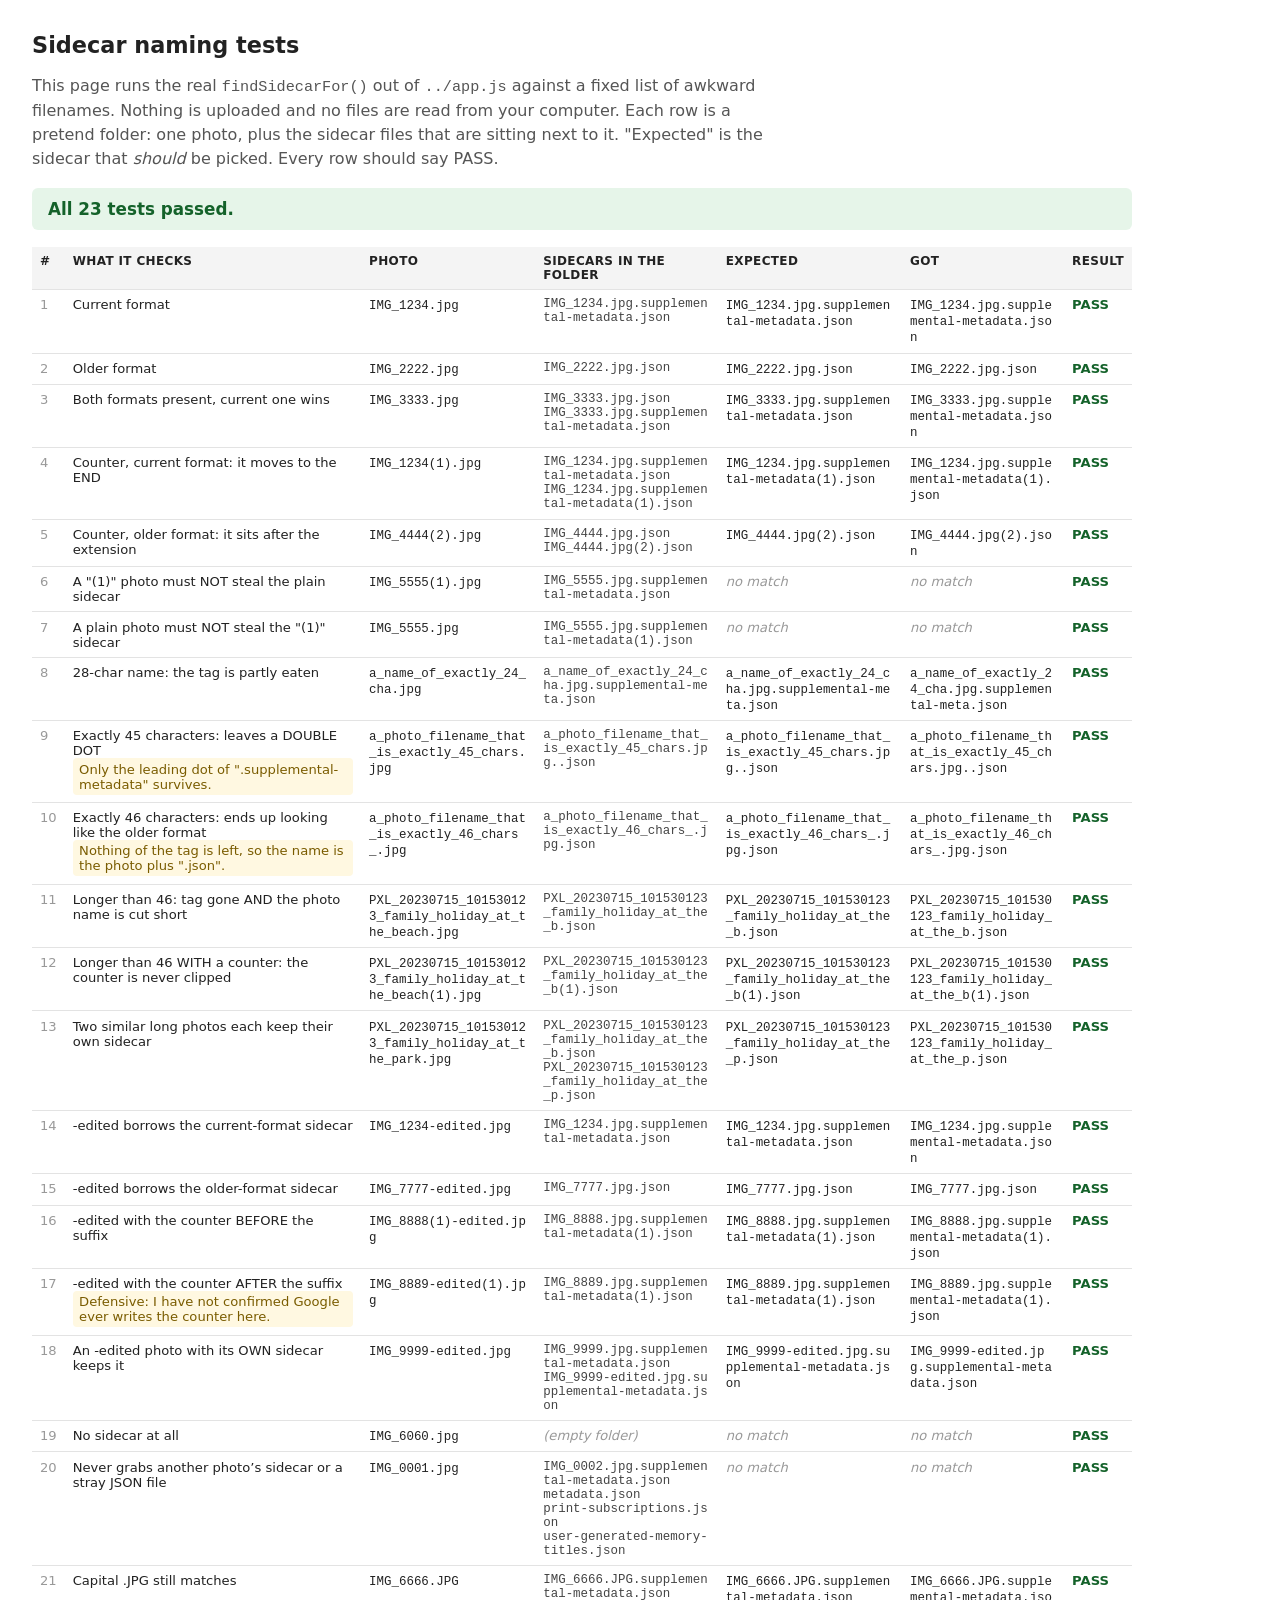
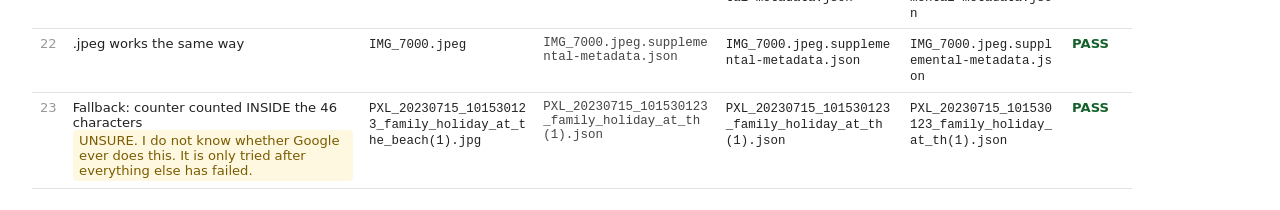
<file: test-fixtures/naming-tests.html>
<!DOCTYPE html>
<html lang="en">
<head>
  <meta charset="utf-8">
  <meta name="viewport" content="width=device-width, initial-scale=1">
  <title>Sidecar naming tests</title>
  <style>
    /* Always draw this page light, so it stays readable if your browser is set to dark mode. */
    :root { color-scheme: light; }
    html, body { background: #fff; }
    body { font-family: -apple-system, system-ui, sans-serif; margin: 2rem; max-width: 1100px; color: #222; }
    h1 { font-size: 1.4rem; }
    .intro { color: #555; line-height: 1.5; max-width: 46rem; }
    .banner { font-weight: 600; padding: 0.7rem 1rem; border-radius: 6px; font-size: 1.05rem; }
    .banner-ok { background: #e6f5e9; color: #14622a; }
    .banner-bad { background: #fdeaea; color: #8a1414; }
    table { border-collapse: collapse; width: 100%; font-size: 0.82rem; margin-top: 1rem; }
    th, td { border-bottom: 1px solid #e3e3e3; padding: 0.45rem 0.5rem; text-align: left; vertical-align: top; }
    th { background: #f4f4f4; font-size: 0.75rem; text-transform: uppercase; letter-spacing: 0.03em; }
    tr.fail { background: #fdeaea; }
    td.result { font-weight: 700; white-space: nowrap; }
    .pass { color: #14622a; }
    .fail-text { color: #8a1414; }
    code { font-family: ui-monospace, Menlo, Consolas, monospace; font-size: 0.95em; word-break: break-all; }
    .folder code { display: block; color: #444; }
    .none { color: #999; font-style: italic; }
    .note { color: #7a5c00; background: #fff8e1; padding: 0.2rem 0.4rem; border-radius: 4px; display: inline-block; }
    .num { color: #999; }
  </style>
</head>
<body>

  <h1>Sidecar naming tests</h1>

  <p class="intro">
    This page runs the real <code>findSidecarFor()</code> out of <code>../app.js</code> against a
    fixed list of awkward filenames. Nothing is uploaded and no files are read from your computer.
    Each row is a pretend folder: one photo, plus the sidecar files that are sitting next to it.
    "Expected" is the sidecar that <em>should</em> be picked. Every row should say PASS.
  </p>

  <p id="testBanner" class="banner">Running...</p>

  <table>
    <thead>
      <tr>
        <th>#</th>
        <th>What it checks</th>
        <th>Photo</th>
        <th>Sidecars in the folder</th>
        <th>Expected</th>
        <th>Got</th>
        <th>Result</th>
      </tr>
    </thead>
    <tbody id="testResultsBody"></tbody>
  </table>


  <!-- ------------------------------------------------------------------
       app.js is the whole app, so when it loads it expects to find the
       app's screen and its EXIF library. This page has neither, so these
       stand-ins stop it complaining. They do nothing else.

       They are built from the list app.js actually asks for rather than
       written by hand, because the hand-written version went stale: it was
       missing most of the screen, so app.js threw partway through loading
       every time this page opened. The tests still passed, since the
       function under test is defined long before the throw, which is
       exactly why nobody noticed. If app.js starts using a new element and
       this page throws again, add it here.
       ------------------------------------------------------------------ -->
  <div hidden>
    <input type="file" id="folderPicker">
    <input type="file" id="zipPicker">
    <p id="summary"></p>
    <table id="results"><tbody id="resultsBody"></tbody></table>
    <div id="fixPanel"><button id="fixButton"></button></div>
    <p id="progress"></p>
    <div id="skipped"></div>

    <div id="dropZone">
      <div id="dzIdle"></div>
      <div id="dzDragover"></div>
      <div id="dzRejected"></div>
      <div id="dzNoPicker"></div>
      <div id="dzIncomplete">
        <p id="dzIncompleteHeadline"></p>
        <p id="dzIncompleteBody"></p>
      </div>
      <p id="dzDragName"></p>
      <p id="dzRejectHeadline"></p>
      <p id="dzRejectBody"></p>
      <p id="dzRejectName"></p>
    </div>
    <div id="folderNotice"></div>

    <button id="chooseButton"></button>
    <button id="chooseZipButton"></button>
    <button id="tryAgainButton"></button>
    <button id="incompleteBackButton"></button>
    <button id="incompleteGoButton"></button>
    <button id="stopButton"></button>
    <button id="downloadButton"></button>
    <button id="previewReportButton"></button>
    <button id="resultsReportButton"></button>
    <button id="startOverButton"></button>
    <button id="toggleTable"><span id="toggleTableLabel"></span></button>
    <button id="prevPage"></button>
    <button id="nextPage"></button>

    <div id="phaseIdle"></div>
    <div id="phaseWorking"></div>
    <div id="phaseDone"></div>

    <div id="workHeading"></div><div id="workEta"></div><div id="workCount"></div>
    <div id="workBar"></div><div id="tickerFile"></div><div id="workElapsed"></div>
    <div id="tallyHaveDate"></div><div id="tallyNeedDate"></div><div id="tallyNoDate"></div>

    <div id="tiles"></div><div id="scanSummary"></div><div id="clusterNotice"></div>
    <div id="zipNotice"></div><div id="resultsNotices"></div>
    <div id="chips"></div><div id="pager"></div><div id="tableWrap"></div>
    <span id="downloadLabel"></span>
    <input type="checkbox" id="onlyMissing">
    <input type="checkbox" id="googleDates">
  </div>

  <script>
    // Stand-in for the EXIF library. app.js adds three tag numbers to it as it loads.
    window.piexif = { TAGS: { Exif: {} }, ExifIFD: {}, ImageIFD: {}, GPSIFD: {} };
  </script>

  <script src="../app.js"></script>

  <script>
  // ---------------------------------------------------------------------
  // THE TEST CASES
  //
  // photo    - the photo filename we are looking up
  // folder   - the sidecar files that exist next to it
  // expect   - the sidecar that should be chosen, or null for "no match"
  // note     - shown in the table when a case is worth explaining
  // ---------------------------------------------------------------------
  const CASES = [

    // --- the two formats, both of which appear in the same export ---
    {
      what: 'Current format',
      photo: 'IMG_1234.jpg',
      folder: ['IMG_1234.jpg.supplemental-metadata.json'],
      expect: 'IMG_1234.jpg.supplemental-metadata.json'
    },
    {
      what: 'Older format',
      photo: 'IMG_2222.jpg',
      folder: ['IMG_2222.jpg.json'],
      expect: 'IMG_2222.jpg.json'
    },
    {
      what: 'Both formats present, current one wins',
      photo: 'IMG_3333.jpg',
      folder: ['IMG_3333.jpg.json', 'IMG_3333.jpg.supplemental-metadata.json'],
      expect: 'IMG_3333.jpg.supplemental-metadata.json'
    },

    // --- duplicate counters ---
    {
      what: 'Counter, current format: it moves to the END',
      photo: 'IMG_1234(1).jpg',
      folder: ['IMG_1234.jpg.supplemental-metadata.json', 'IMG_1234.jpg.supplemental-metadata(1).json'],
      expect: 'IMG_1234.jpg.supplemental-metadata(1).json'
    },
    {
      what: 'Counter, older format: it sits after the extension',
      photo: 'IMG_4444(2).jpg',
      folder: ['IMG_4444.jpg.json', 'IMG_4444.jpg(2).json'],
      expect: 'IMG_4444.jpg(2).json'
    },
    {
      what: 'A "(1)" photo must NOT steal the plain sidecar',
      photo: 'IMG_5555(1).jpg',
      folder: ['IMG_5555.jpg.supplemental-metadata.json'],
      expect: null
    },
    {
      what: 'A plain photo must NOT steal the "(1)" sidecar',
      photo: 'IMG_5555.jpg',
      folder: ['IMG_5555.jpg.supplemental-metadata(1).json'],
      expect: null
    },

    // --- clipping at 46 characters ---
    {
      what: '28-char name: the tag is partly eaten',
      photo: 'a_name_of_exactly_24_cha.jpg',
      folder: ['a_name_of_exactly_24_cha.jpg.supplemental-meta.json'],
      expect: 'a_name_of_exactly_24_cha.jpg.supplemental-meta.json'
    },
    {
      what: 'Exactly 45 characters: leaves a DOUBLE DOT',
      photo: 'a_photo_filename_that_is_exactly_45_chars.jpg',
      folder: ['a_photo_filename_that_is_exactly_45_chars.jpg..json'],
      expect: 'a_photo_filename_that_is_exactly_45_chars.jpg..json',
      note: 'Only the leading dot of ".supplemental-metadata" survives.'
    },
    {
      what: 'Exactly 46 characters: ends up looking like the older format',
      photo: 'a_photo_filename_that_is_exactly_46_chars_.jpg',
      folder: ['a_photo_filename_that_is_exactly_46_chars_.jpg.json'],
      expect: 'a_photo_filename_that_is_exactly_46_chars_.jpg.json',
      note: 'Nothing of the tag is left, so the name is the photo plus ".json".'
    },
    {
      what: 'Longer than 46: tag gone AND the photo name is cut short',
      photo: 'PXL_20230715_101530123_family_holiday_at_the_beach.jpg',
      folder: ['PXL_20230715_101530123_family_holiday_at_the_b.json'],
      expect: 'PXL_20230715_101530123_family_holiday_at_the_b.json'
    },
    {
      what: 'Longer than 46 WITH a counter: the counter is never clipped',
      photo: 'PXL_20230715_101530123_family_holiday_at_the_beach(1).jpg',
      folder: ['PXL_20230715_101530123_family_holiday_at_the_b(1).json'],
      expect: 'PXL_20230715_101530123_family_holiday_at_the_b(1).json'
    },
    {
      what: 'Two similar long photos each keep their own sidecar',
      photo: 'PXL_20230715_101530123_family_holiday_at_the_park.jpg',
      folder: [
        'PXL_20230715_101530123_family_holiday_at_the_b.json',
        'PXL_20230715_101530123_family_holiday_at_the_p.json'
      ],
      expect: 'PXL_20230715_101530123_family_holiday_at_the_p.json'
    },

    // --- "-edited" photos borrow the original photo's sidecar ---
    {
      what: '-edited borrows the current-format sidecar',
      photo: 'IMG_1234-edited.jpg',
      folder: ['IMG_1234.jpg.supplemental-metadata.json'],
      expect: 'IMG_1234.jpg.supplemental-metadata.json'
    },
    {
      what: '-edited borrows the older-format sidecar',
      photo: 'IMG_7777-edited.jpg',
      folder: ['IMG_7777.jpg.json'],
      expect: 'IMG_7777.jpg.json'
    },
    {
      what: '-edited with the counter BEFORE the suffix',
      photo: 'IMG_8888(1)-edited.jpg',
      folder: ['IMG_8888.jpg.supplemental-metadata(1).json'],
      expect: 'IMG_8888.jpg.supplemental-metadata(1).json'
    },
    {
      what: '-edited with the counter AFTER the suffix',
      photo: 'IMG_8889-edited(1).jpg',
      folder: ['IMG_8889.jpg.supplemental-metadata(1).json'],
      expect: 'IMG_8889.jpg.supplemental-metadata(1).json',
      note: 'Defensive: I have not confirmed Google ever writes the counter here.'
    },
    {
      what: 'An -edited photo with its OWN sidecar keeps it',
      photo: 'IMG_9999-edited.jpg',
      folder: [
        'IMG_9999.jpg.supplemental-metadata.json',
        'IMG_9999-edited.jpg.supplemental-metadata.json'
      ],
      expect: 'IMG_9999-edited.jpg.supplemental-metadata.json'
    },

    // --- things that must NOT match ---
    {
      what: 'No sidecar at all',
      photo: 'IMG_6060.jpg',
      folder: [],
      expect: null
    },
    {
      what: 'Never grabs another photo’s sidecar or a stray JSON file',
      photo: 'IMG_0001.jpg',
      folder: [
        'IMG_0002.jpg.supplemental-metadata.json',
        'metadata.json',
        'print-subscriptions.json',
        'user-generated-memory-titles.json'
      ],
      expect: null
    },

    // --- other extensions and capitals ---
    {
      what: 'Capital .JPG still matches',
      photo: 'IMG_6666.JPG',
      folder: ['IMG_6666.JPG.supplemental-metadata.json'],
      expect: 'IMG_6666.JPG.supplemental-metadata.json'
    },
    {
      what: '.jpeg works the same way',
      photo: 'IMG_7000.jpeg',
      folder: ['IMG_7000.jpeg.supplemental-metadata.json'],
      expect: 'IMG_7000.jpeg.supplemental-metadata.json'
    },

    // --- the rule I am least sure about ---
    {
      what: 'Fallback: counter counted INSIDE the 46 characters',
      photo: 'PXL_20230715_101530123_family_holiday_at_the_beach(1).jpg',
      folder: ['PXL_20230715_101530123_family_holiday_at_th(1).json'],
      expect: 'PXL_20230715_101530123_family_holiday_at_th(1).json',
      note: 'UNSURE. I do not know whether Google ever does this. It is only tried after everything else has failed.'
    }
  ];


  // ---------------------------------------------------------------------
  // RUN THEM AND DRAW THE TABLE
  // ---------------------------------------------------------------------
  runTests();

  function runTests() {
    const banner = document.getElementById('testBanner');
    const body = document.getElementById('testResultsBody');

    // If app.js failed to load, say so plainly instead of showing an empty table.
    if (typeof findSidecarFor !== 'function') {
      banner.className = 'banner banner-bad';
      banner.textContent = 'Could not load findSidecarFor() from ../app.js. ' +
        'Check that this file is still inside the test-fixtures folder, next to app.js.';
      return;
    }

    let passed = 0;
    let html = '';

    CASES.forEach(function (testCase, index) {
      const got = findSidecarFor(testCase.photo, testCase.folder);
      const ok = got === testCase.expect;
      if (ok) passed++;

      const folderList = testCase.folder.length === 0
        ? '<span class="none">(empty folder)</span>'
        : testCase.folder.map(function (n) { return '<code>' + esc(n) + '</code>'; }).join('');

      html += '<tr class="' + (ok ? '' : 'fail') + '">' +
        '<td class="num">' + (index + 1) + '</td>' +
        '<td>' + esc(testCase.what) +
          (testCase.note ? '<br><span class="note">' + esc(testCase.note) + '</span>' : '') + '</td>' +
        '<td><code>' + esc(testCase.photo) + '</code></td>' +
        '<td class="folder">' + folderList + '</td>' +
        '<td>' + show(testCase.expect) + '</td>' +
        '<td>' + show(got) + '</td>' +
        '<td class="result ' + (ok ? 'pass' : 'fail-text') + '">' + (ok ? 'PASS' : 'FAIL') + '</td>' +
        '</tr>';
    });

    body.innerHTML = html;

    const failed = CASES.length - passed;
    banner.className = 'banner ' + (failed === 0 ? 'banner-ok' : 'banner-bad');
    banner.textContent = failed === 0
      ? 'All ' + CASES.length + ' tests passed.'
      : failed + ' of ' + CASES.length + ' tests FAILED. The failing rows are shaded red.';
  }

  /** Shows a sidecar name, or "no match" when there isn't one. */
  function show(value) {
    return value === null ? '<span class="none">no match</span>' : '<code>' + esc(value) + '</code>';
  }

  /** Makes text safe to drop into the page. */
  function esc(text) {
    return String(text)
      .replace(/&/g, '&amp;')
      .replace(/</g, '&lt;')
      .replace(/>/g, '&gt;')
      .replace(/"/g, '&quot;');
  }
  </script>

</body>
</html>
</file>
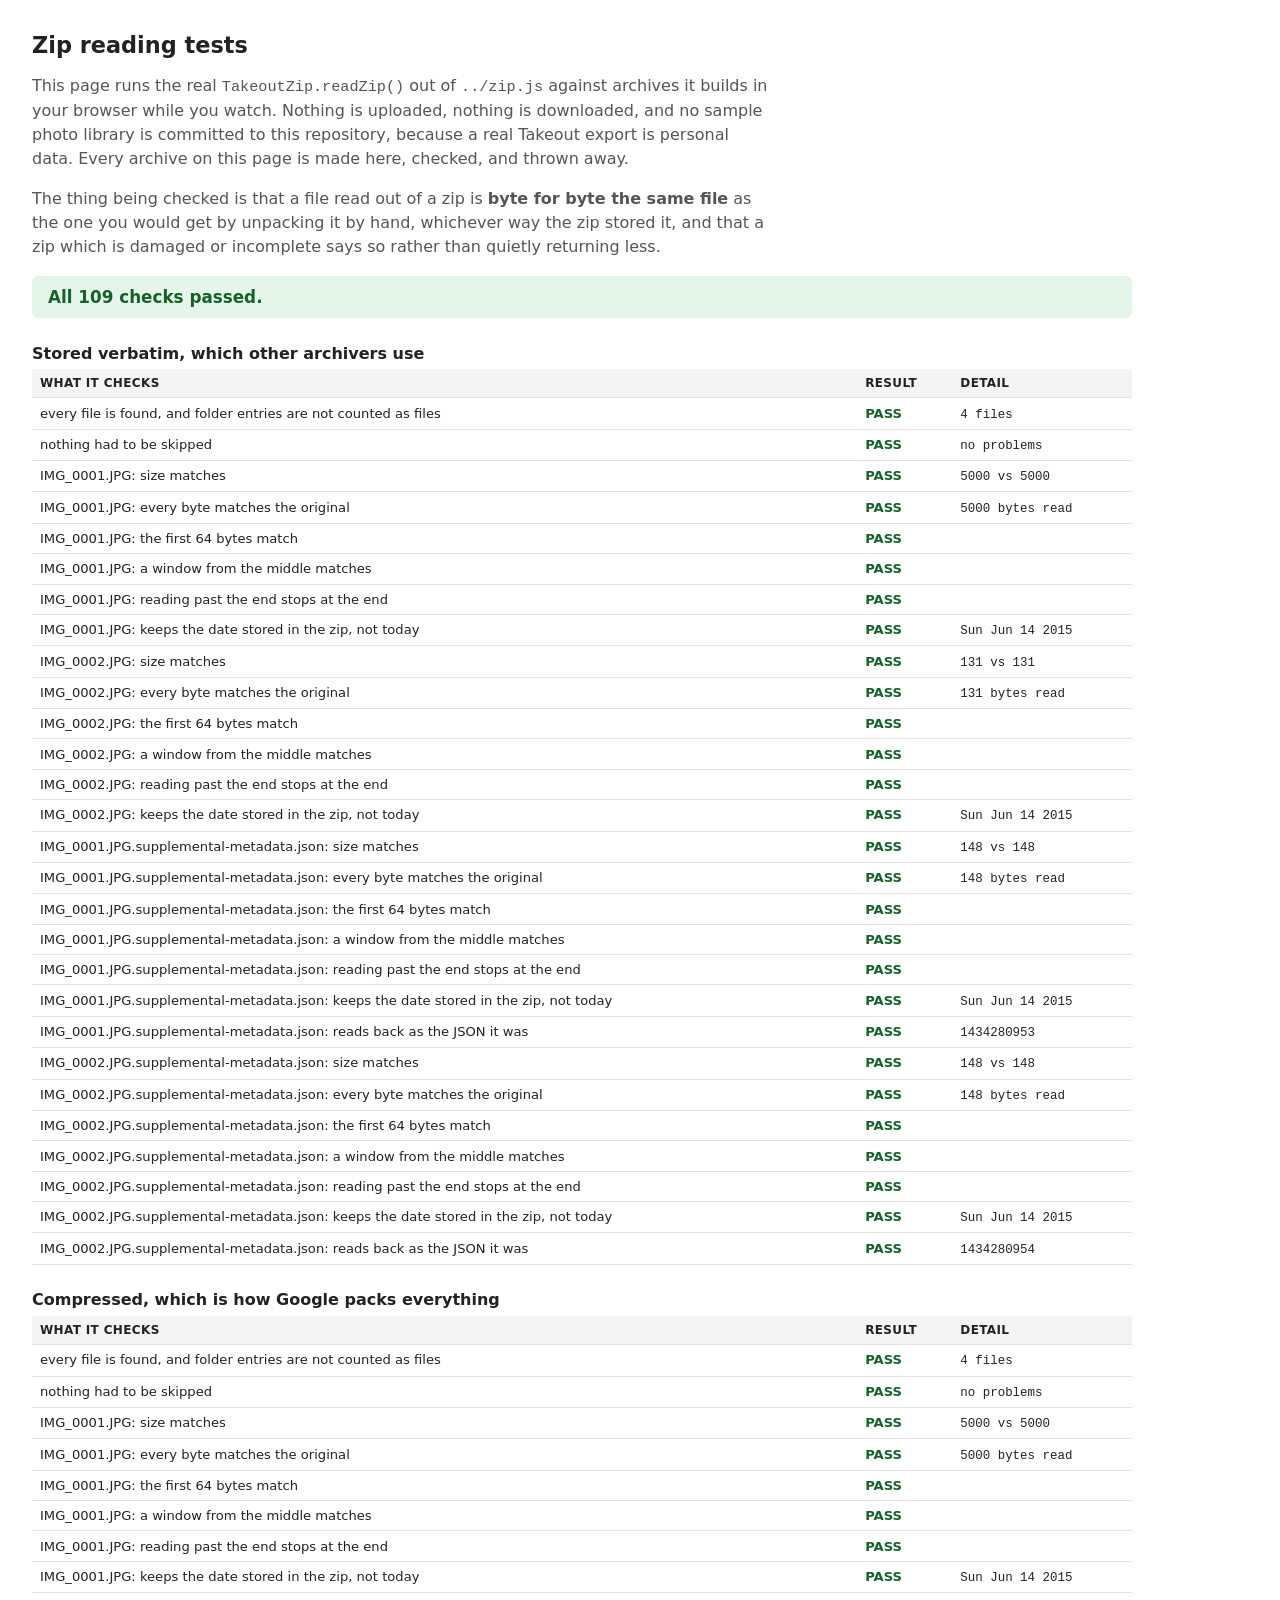
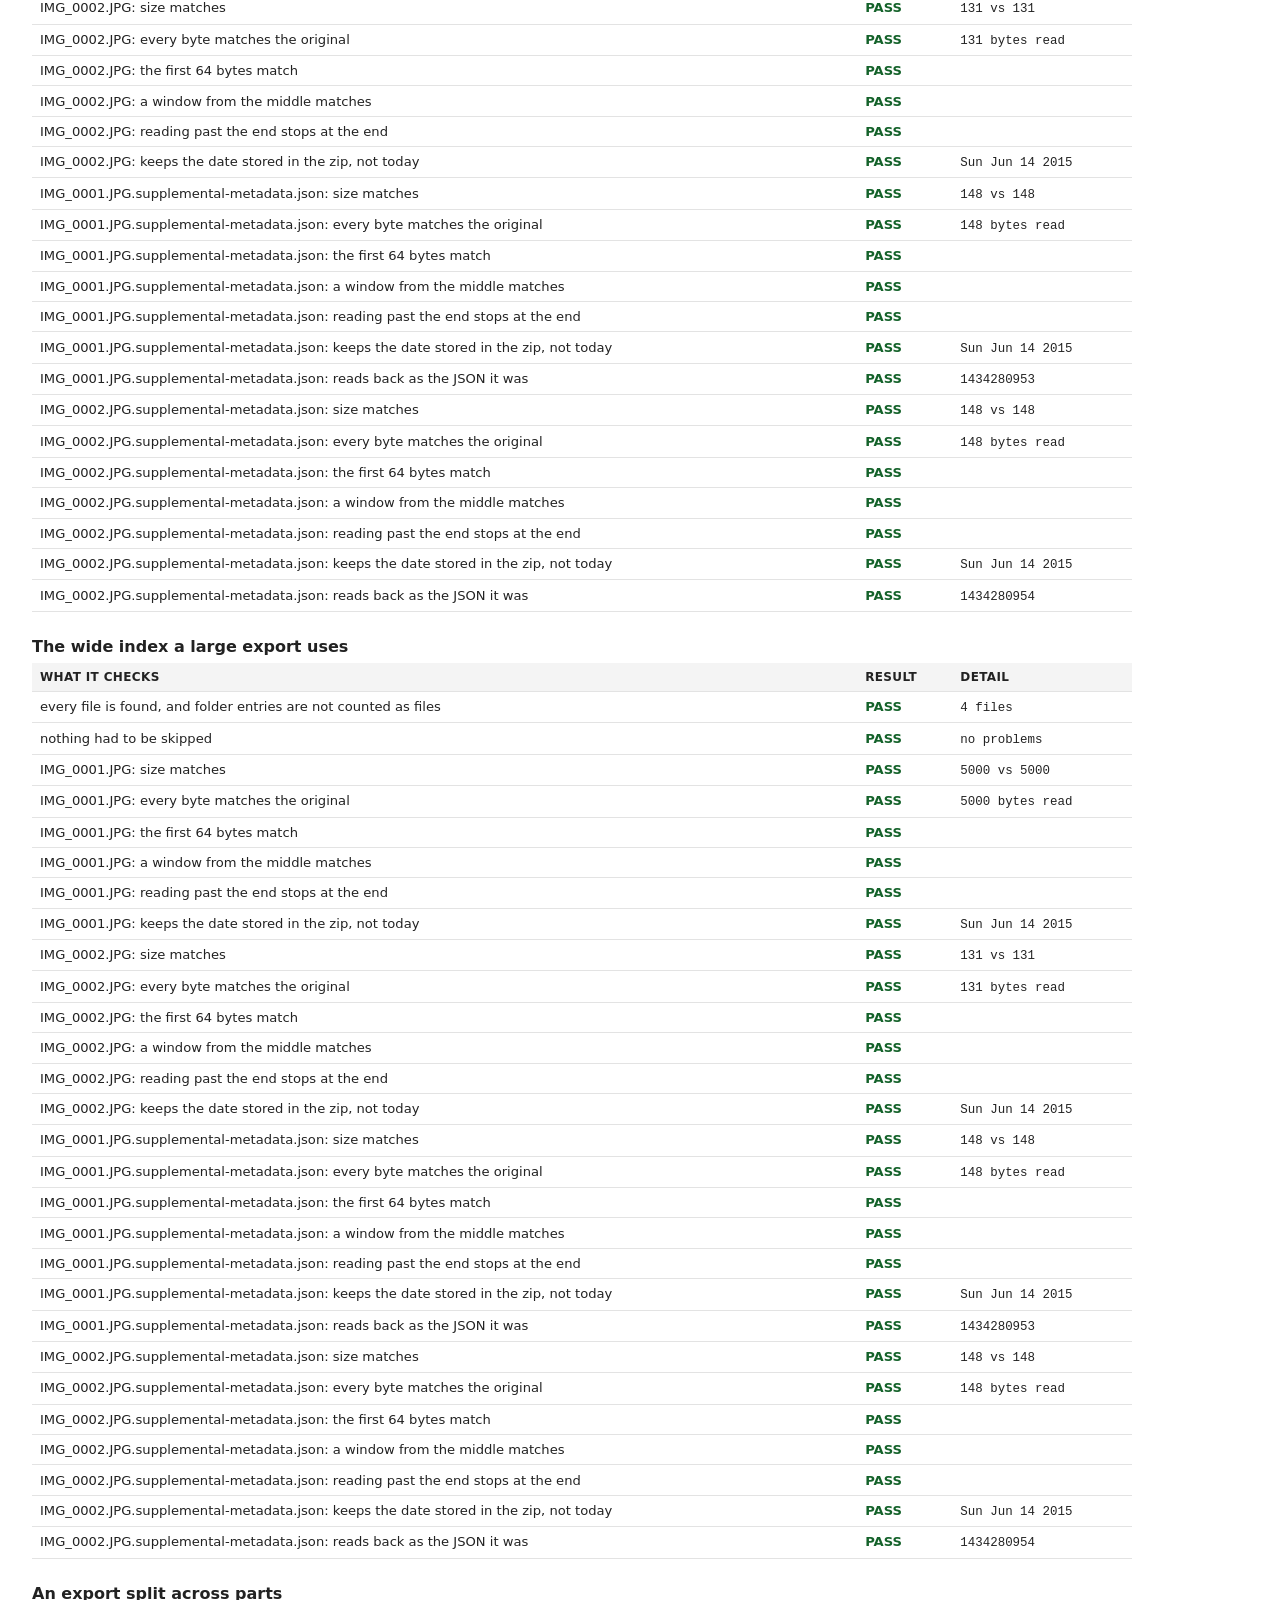
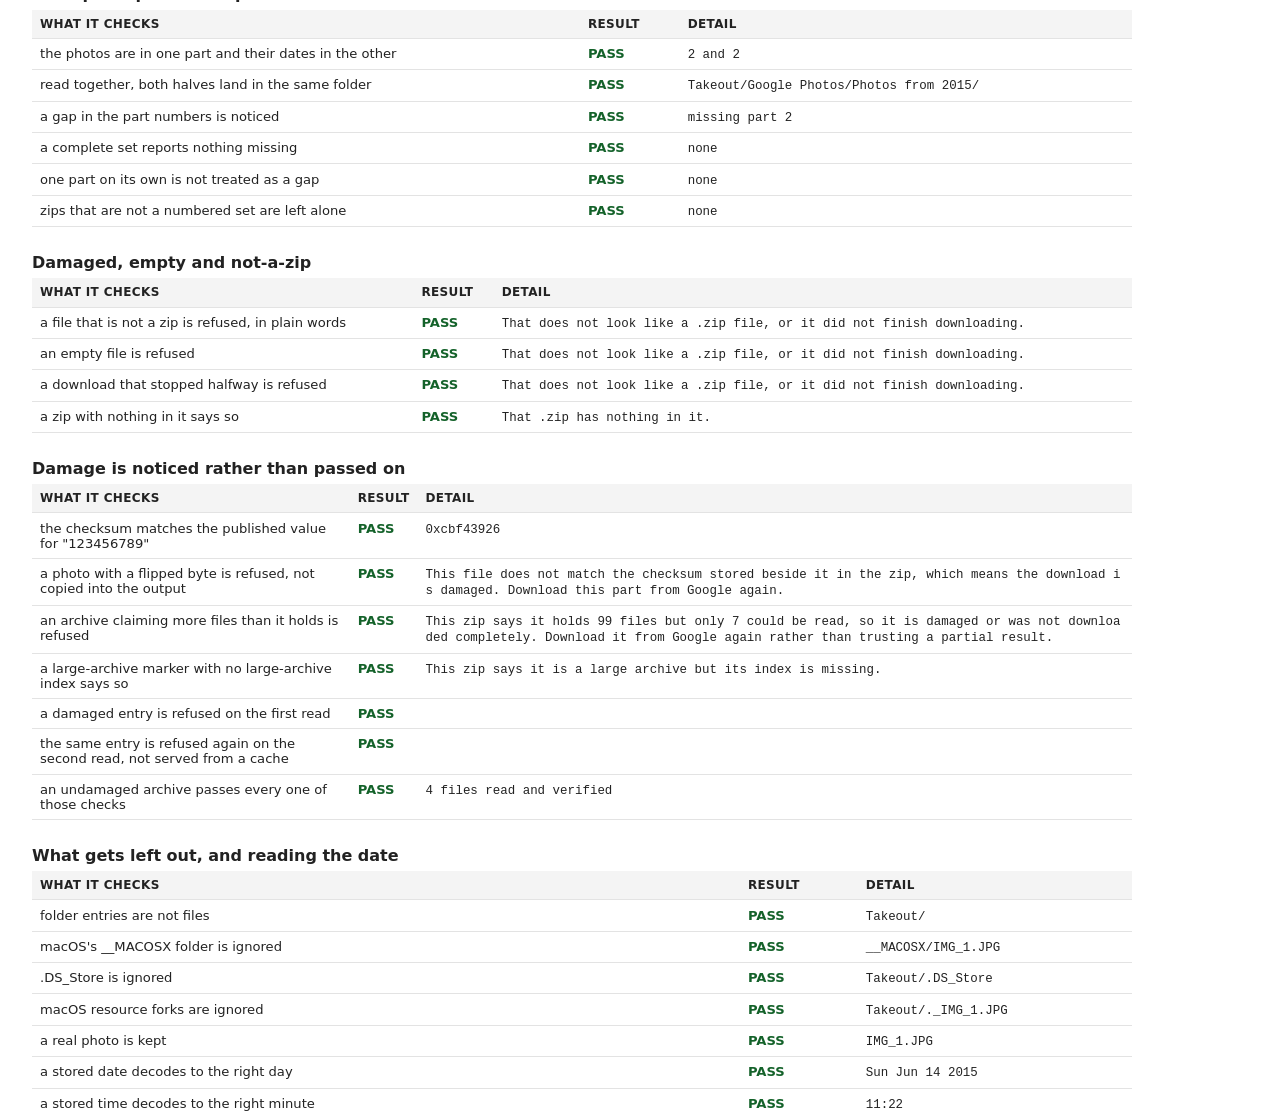
<file: test-fixtures/zip-tests.html>
<!DOCTYPE html>
<html lang="en">
<head>
  <meta charset="utf-8">
  <meta name="viewport" content="width=device-width, initial-scale=1">
  <title>Zip reading tests</title>
  <style>
    /* Always draw this page light, so it stays readable if your browser is set to dark mode. */
    :root { color-scheme: light; }
    html, body { background: #fff; }
    body { font-family: -apple-system, system-ui, sans-serif; margin: 2rem; max-width: 1100px; color: #222; }
    h1 { font-size: 1.4rem; }
    h2 { font-size: 1rem; margin: 1.6rem 0 0.4rem; }
    .intro { color: #555; line-height: 1.5; max-width: 46rem; }
    .banner { font-weight: 600; padding: 0.7rem 1rem; border-radius: 6px; font-size: 1.05rem; }
    .banner-ok { background: #e6f5e9; color: #14622a; }
    .banner-bad { background: #fdeaea; color: #8a1414; }
    table { border-collapse: collapse; width: 100%; font-size: 0.82rem; margin-top: 0.4rem; }
    th, td { border-bottom: 1px solid #e3e3e3; padding: 0.45rem 0.5rem; text-align: left; vertical-align: top; }
    th { background: #f4f4f4; font-size: 0.75rem; text-transform: uppercase; letter-spacing: 0.03em; }
    tr.fail { background: #fdeaea; }
    td.result { font-weight: 700; white-space: nowrap; }
    .pass { color: #14622a; }
    .fail-text { color: #8a1414; }
    code { font-family: ui-monospace, Menlo, Consolas, monospace; font-size: 0.95em; word-break: break-all; }
    .note { color: #7a5c00; background: #fff8e1; padding: 0.2rem 0.4rem; border-radius: 4px; display: inline-block; }
  </style>
</head>
<body>

  <h1>Zip reading tests</h1>

  <p class="intro">
    This page runs the real <code>TakeoutZip.readZip()</code> out of <code>../zip.js</code> against
    archives it builds in your browser while you watch. Nothing is uploaded, nothing is downloaded,
    and no sample photo library is committed to this repository, because a real Takeout export is
    personal data. Every archive on this page is made here, checked, and thrown away.
  </p>

  <p class="intro">
    The thing being checked is that a file read out of a zip is <strong>byte for byte the same
    file</strong> as the one you would get by unpacking it by hand, whichever way the zip stored
    it, and that a zip which is damaged or incomplete says so rather than quietly returning less.
  </p>

  <p id="testBanner" class="banner">Running...</p>

  <div id="sections"></div>

<script src="../vendor/jszip.min.js"></script>
<script src="../zip.js"></script>
<script>
// ---------------------------------------------------------------------------
// A tiny test harness. Deliberately not a framework: this page has to keep
// working with no build step and no install, like everything else here.
// ---------------------------------------------------------------------------

const sections = [];
let current = null;
let passCount = 0, failCount = 0;

function section(title) { current = { title, rows: [] }; sections.push(current); }

function check(what, condition, detail) {
  if (condition) passCount++; else failCount++;
  current.rows.push({ what, ok: !!condition, detail: detail || '' });
}

function sameBytes(a, b) {
  if (a.length !== b.length) return false;
  for (let i = 0; i < a.length; i++) if (a[i] !== b[i]) return false;
  return true;
}

function draw() {
  const banner = document.getElementById('testBanner');
  banner.className = 'banner ' + (failCount === 0 ? 'banner-ok' : 'banner-bad');
  banner.textContent = failCount === 0
    ? 'All ' + passCount + ' checks passed.'
    : failCount + ' of ' + (passCount + failCount) + ' checks FAILED.';

  document.getElementById('sections').innerHTML = sections.map(function (s) {
    return '<h2>' + s.title + '</h2><table><thead><tr><th>What it checks</th>' +
      '<th>Result</th><th>Detail</th></tr></thead><tbody>' +
      s.rows.map(function (r) {
        return '<tr class="' + (r.ok ? '' : 'fail') + '"><td>' + r.what + '</td>' +
          '<td class="result ' + (r.ok ? 'pass' : 'fail-text') + '">' +
          (r.ok ? 'PASS' : 'FAIL') + '</td><td><code>' + r.detail + '</code></td></tr>';
      }).join('') + '</tbody></table>';
  }).join('');
}


// ---------------------------------------------------------------------------
// The pretend export. Shaped like a real one: a Takeout folder, a Google Photos
// folder inside it, a year folder inside that, and a .json sidecar sitting next
// to each photo.
// ---------------------------------------------------------------------------

const FOLDER = 'Takeout/Google Photos/Photos from 2015/';

// A byte pattern that is long enough to survive compression and varied enough
// that an off-by-one in the inflating would show up rather than hide.
function madeUpPhoto(seed, length) {
  const bytes = new Uint8Array(length);
  for (let i = 0; i < length; i++) bytes[i] = (i * 31 + seed * 17 + (i >> 8)) & 0xff;
  // A JPEG's first two bytes, so anything sniffing the format sees what it expects.
  bytes[0] = 0xff; bytes[1] = 0xd8;
  return bytes;
}

function sidecarFor(name, timestamp) {
  return new TextEncoder().encode(JSON.stringify({
    title: name,
    photoTakenTime: { timestamp: String(timestamp), formatted: 'x' },
    geoData: { latitude: 51.5074, longitude: -0.1278, altitude: 0 }
  }));
}

const CONTENT = {};
CONTENT[FOLDER + 'IMG_0001.JPG'] = madeUpPhoto(1, 5000);
CONTENT[FOLDER + 'IMG_0002.JPG'] = madeUpPhoto(2, 131);        // deliberately tiny
CONTENT[FOLDER + 'IMG_0001.JPG.supplemental-metadata.json'] = sidecarFor('IMG_0001.JPG', 1434280953);
CONTENT[FOLDER + 'IMG_0002.JPG.supplemental-metadata.json'] = sidecarFor('IMG_0002.JPG', 1434280954);

/** Builds a zip of the pretend export, either compressed or stored verbatim. */
async function buildZip(compress) {
  const zip = new JSZip();
  for (const path of Object.keys(CONTENT)) {
    zip.file(path, CONTENT[path], { date: new Date(2015, 5, 14, 11, 22, 32) });
  }
  const blob = await zip.generateAsync({
    type: 'blob',
    compression: compress ? 'DEFLATE' : 'STORE'
  });
  return new File([blob], compress ? 'takeout-deflated.zip' : 'takeout-stored.zip');
}


/**
 * Rewrites a small archive so it uses the wide, "zip64" form of the index.
 *
 * Google produces this form whenever a part goes over 4 GB, which the 10 GB and
 * 50 GB split sizes do. Building a genuinely oversized archive in a browser tab
 * to prove the code reads one is not sensible, so instead a small archive is
 * given the same structures a large one has: the wide record, the locator that
 * points at it, and the all-ones placeholder in the original record. That is
 * exactly the shape the reading code has to cope with.
 */
async function makeZip64(file) {
  const bytes = new Uint8Array(await file.arrayBuffer());
  const view = new DataView(bytes.buffer);

  // Find the classic record. These archives have no comment, so it is the last
  // 22 bytes, but it is searched for rather than assumed.
  let endAt = -1;
  for (let i = bytes.length - 22; i >= 0; i--) {
    if (view.getUint32(i, true) === 0x06054b50) { endAt = i; break; }
  }
  if (endAt < 0) throw new Error('no end-of-index record to rewrite');

  const count = view.getUint16(endAt + 10, true);
  const size = view.getUint32(endAt + 12, true);
  const offset = view.getUint32(endAt + 16, true);

  const wide = new Uint8Array(56);
  const wideView = new DataView(wide.buffer);
  wideView.setUint32(0, 0x06064b50, true);
  wideView.setBigUint64(4, BigInt(44), true);      // size of the rest of this record
  wideView.setUint16(12, 45, true);
  wideView.setUint16(14, 45, true);
  wideView.setBigUint64(24, BigInt(count), true);
  wideView.setBigUint64(32, BigInt(count), true);
  wideView.setBigUint64(40, BigInt(size), true);
  wideView.setBigUint64(48, BigInt(offset), true);

  const locator = new Uint8Array(20);
  const locatorView = new DataView(locator.buffer);
  locatorView.setUint32(0, 0x07064b50, true);
  locatorView.setBigUint64(8, BigInt(endAt), true);   // the wide record goes here
  locatorView.setUint32(16, 1, true);

  // The classic record is kept, holding the placeholder that says "look wider".
  const classic = bytes.slice(endAt);
  const classicView = new DataView(classic.buffer, classic.byteOffset);
  classicView.setUint16(10, 0xffff, true);
  classicView.setUint32(16, 0xffffffff, true);

  const out = new Uint8Array(endAt + wide.length + locator.length + classic.length);
  out.set(bytes.subarray(0, endAt), 0);
  out.set(wide, endAt);
  out.set(locator, endAt + wide.length);
  out.set(classic, endAt + wide.length + locator.length);

  return new File([out], 'takeout-large.zip');
}


// ---------------------------------------------------------------------------
// The checks
// ---------------------------------------------------------------------------

/** Every file must come back exactly as it went in, whichever way it was stored. */
async function checkRoundTrip(title, file) {
  section(title);

  let result;
  try {
    result = await TakeoutZip.readZip(file);
  } catch (e) {
    check('the archive opens', false, e.message);
    return;
  }

  const wantedPaths = Object.keys(CONTENT).sort();
  const gotPaths = result.files.map(f => f.webkitRelativePath).sort();

  check('every file is found, and folder entries are not counted as files',
    JSON.stringify(gotPaths) === JSON.stringify(wantedPaths),
    gotPaths.length + ' files');
  check('nothing had to be skipped', result.problems.length === 0,
    result.problems.join(' / ') || 'no problems');

  for (const entry of result.files) {
    const want = CONTENT[entry.webkitRelativePath];
    if (!want) continue;
    const shortName = entry.name;

    check(shortName + ': size matches', entry.size === want.length,
      entry.size + ' vs ' + want.length);

    const whole = new Uint8Array(await entry.arrayBuffer());
    check(shortName + ': every byte matches the original', sameBytes(whole, want),
      whole.length + ' bytes read');

    // The scanner reads a prefix to look for metadata, so that path matters most.
    const head = new Uint8Array(await entry.slice(0, 64).arrayBuffer());
    check(shortName + ': the first 64 bytes match', sameBytes(head, want.subarray(0, 64)));

    // A window that starts partway in exercises the skip-then-copy arithmetic.
    const middle = new Uint8Array(await entry.slice(100, 180).arrayBuffer());
    check(shortName + ': a window from the middle matches',
      sameBytes(middle, want.subarray(100, 180)));

    // Asking past the end must give back what exists, not throw and not pad.
    const past = new Uint8Array(await entry.slice(want.length - 8, want.length + 4096).arrayBuffer());
    check(shortName + ': reading past the end stops at the end',
      sameBytes(past, want.subarray(want.length - 8)));

    const stamp = new Date(entry.lastModified);
    check(shortName + ': keeps the date stored in the zip, not today',
      stamp.getFullYear() === 2015 && stamp.getMonth() === 5 && stamp.getDate() === 14,
      isNaN(entry.lastModified) ? 'no date' : stamp.toDateString());

    if (entry.name.endsWith('.json')) {
      const parsed = JSON.parse(await entry.text());
      check(shortName + ': reads back as the JSON it was',
        !!(parsed && parsed.photoTakenTime && parsed.photoTakenTime.timestamp),
        parsed.photoTakenTime && parsed.photoTakenTime.timestamp);
    }
  }
}


async function checkRejections() {
  section('Damaged, empty and not-a-zip');

  async function mustRefuse(what, file, expected) {
    try {
      await TakeoutZip.readZip(file);
      check(what, false, 'it was accepted');
    } catch (e) {
      check(what, expected.test(e.message), e.message);
    }
  }

  await mustRefuse('a file that is not a zip is refused, in plain words',
    new File([new Uint8Array(2048)], 'holiday-photos.zip'),
    /does not look like a .zip file/);

  await mustRefuse('an empty file is refused',
    new File([new Uint8Array(0)], 'empty.zip'),
    /does not look like a .zip file/);

  const good = await buildZip(false);
  const half = new Uint8Array(await good.arrayBuffer()).subarray(0, 300);
  await mustRefuse('a download that stopped halfway is refused',
    new File([half], 'half-downloaded.zip'),
    /does not look like a .zip file|did not finish/);

  const emptyZip = new File([await new JSZip().generateAsync({ type: 'blob' })], 'nothing.zip');
  await mustRefuse('a zip with nothing in it says so',
    emptyZip, /nothing in it/);
}


async function checkHousekeeping() {
  section('What gets left out, and reading the date');

  const skip = TakeoutZip._internals.shouldSkip;
  check('folder entries are not files', skip('Takeout/'), 'Takeout/');
  check("macOS's __MACOSX folder is ignored", skip('__MACOSX/IMG_1.JPG'), '__MACOSX/IMG_1.JPG');
  check('.DS_Store is ignored', skip('Takeout/.DS_Store'), 'Takeout/.DS_Store');
  check('macOS resource forks are ignored', skip('Takeout/._IMG_1.JPG'), 'Takeout/._IMG_1.JPG');
  check('a real photo is kept', !skip('Takeout/Google Photos/IMG_1.JPG'), 'IMG_1.JPG');

  const dosTime = TakeoutZip._internals.dosTimeToMillis;
  const decoded = new Date(dosTime(((2015 - 1980) << 9) | (6 << 5) | 14, (11 << 11) | (22 << 5) | 16));
  check('a stored date decodes to the right day',
    decoded.getFullYear() === 2015 && decoded.getMonth() === 5 && decoded.getDate() === 14,
    decoded.toDateString());
  check('a stored time decodes to the right minute',
    decoded.getHours() === 11 && decoded.getMinutes() === 22,
    decoded.toTimeString().slice(0, 5));
  check('a zip that recorded no date says unknown rather than 1980',
    isNaN(dosTime(0, 0)), 'NaN');
}


/**
 * The case the old instructions warned about: Google splits one library across
 * numbered parts, and a photo can be in a different part from the .json holding
 * its date. Reading the parts together has to put them back in the same folder.
 */
async function checkSplitExport() {
  section('An export split across parts');

  const photosZip = new JSZip();
  const sidecarsZip = new JSZip();
  for (const path of Object.keys(CONTENT)) {
    (path.endsWith('.json') ? sidecarsZip : photosZip)
      .file(path, CONTENT[path], { date: new Date(2015, 5, 14, 11, 22, 32) });
  }

  const partOne = new File([await photosZip.generateAsync({ type: 'blob' })],
    'takeout-20150614T000000Z-001.zip');
  const partTwo = new File([await sidecarsZip.generateAsync({ type: 'blob' })],
    'takeout-20150614T000000Z-002.zip');

  const one = await TakeoutZip.readZip(partOne);
  const two = await TakeoutZip.readZip(partTwo);
  const together = one.files.concat(two.files);

  check('the photos are in one part and their dates in the other',
    one.files.length === 2 && two.files.length === 2,
    one.files.length + ' and ' + two.files.length);

  const folders = new Set(together.map(f => f.webkitRelativePath.replace(/[^/]+$/, '')));
  check('read together, both halves land in the same folder',
    folders.size === 1, Array.from(folders).join(' | '));

  // The same check the tool itself does before it starts work.
  const missing = findMissingPartsForTest(['takeout-x-001.zip', 'takeout-x-003.zip']);
  check('a gap in the part numbers is noticed', missing.length === 1 && missing[0] === 2,
    'missing part ' + missing.join(', '));

  const none = findMissingPartsForTest(['takeout-x-001.zip', 'takeout-x-002.zip']);
  check('a complete set reports nothing missing', none.length === 0, 'none');

  const single = findMissingPartsForTest(['takeout-x-001.zip']);
  check('one part on its own is not treated as a gap', single.length === 0, 'none');

  const unnumbered = findMissingPartsForTest(['my-photos.zip', 'more-photos.zip']);
  check('zips that are not a numbered set are left alone',
    unnumbered.length === 0, 'none');
}

/**
 * The same rule the tool uses, repeated here so this page can be opened on its
 * own without app.js. If the two ever disagree, the tool is the one that counts
 * and this copy is the bug.
 */
function findMissingPartsForTest(names) {
  const groups = new Map();
  for (const name of names) {
    const match = /^(.*?)-(\d+)\.zip$/i.exec(name);
    if (!match) continue;
    if (!groups.has(match[1])) groups.set(match[1], []);
    groups.get(match[1]).push(Number(match[2]));
  }
  const missing = [];
  for (const [, numbers] of groups) {
    if (numbers.length < 2) continue;
    const highest = Math.max.apply(null, numbers);
    const have = new Set(numbers);
    for (let n = 1; n <= highest; n++) if (!have.has(n)) missing.push(n);
  }
  return missing;
}


/**
 * The checks that exist because a damaged download must never be presented as a
 * repaired library. Each one takes a good archive and breaks it on purpose in a
 * way a real bad download could, then insists the reader notices.
 */
async function checkDamageIsCaught() {
  section('Damage is noticed rather than passed on');

  const crc = TakeoutZip._internals.crc32;
  check('the checksum matches the published value for "123456789"',
    crc(new TextEncoder().encode('123456789')) === 0xcbf43926,
    '0x' + crc(new TextEncoder().encode('123456789')).toString(16));

  async function bytesOf(file) { return new Uint8Array(await file.arrayBuffer()); }

  function findEndRecord(bytes) {
    const view = new DataView(bytes.buffer, bytes.byteOffset, bytes.byteLength);
    for (let i = bytes.length - 22; i >= 0; i--) {
      if (view.getUint32(i, true) === 0x06054b50) return i;
    }
    return -1;
  }

  async function mustRefuse(what, file, expected) {
    try {
      const result = await TakeoutZip.readZip(file);
      // Some damage is only reachable when the bytes are actually read.
      for (const entry of result.files) await entry.arrayBuffer();
      check(what, false, 'the damage was not noticed');
    } catch (e) {
      check(what, expected.test(e.message), e.message);
    }
  }

  // A flipped byte inside a photo. The index still looks perfect.
  const stored = await bytesOf(await buildZip(false));
  const flipped = stored.slice();
  // Well past the headers, so it lands in file data rather than structure.
  flipped[600] = flipped[600] ^ 0xff;
  await mustRefuse('a photo with a flipped byte is refused, not copied into the output',
    new File([flipped], 'damaged.zip'), /does not match the checksum/);

  // The archive claims more files than it holds.
  const miscounted = stored.slice();
  const at = findEndRecord(miscounted);
  new DataView(miscounted.buffer).setUint16(at + 10, 99, true);
  await mustRefuse('an archive claiming more files than it holds is refused',
    new File([miscounted], 'short.zip'), /says it holds .* only|could be read/);

  // The wide-index placeholder with no wide index to go to. Before this was
  // caught, the reader reported an empty zip and blamed the wrong thing.
  const sentinel = stored.slice();
  const at2 = findEndRecord(sentinel);
  new DataView(sentinel.buffer).setUint32(at2 + 16, 0xffffffff, true);
  await mustRefuse('a large-archive marker with no large-archive index says so',
    new File([sentinel], 'sentinel.zip'), /large archive but its index is missing/);

  // A damaged entry must fail EVERY time it is read, not only the first.
  //
  // This is here because it once did not. An earlier version kept a copy of any
  // small entry after reading it, and stored that copy before the checksum was
  // checked, so the first read failed correctly and every read after it returned
  // the bad bytes as though they were good. The cache is gone; this is the test
  // that notices if anything like it comes back.
  const twice = await bytesOf(await buildZip(true));
  twice[620] = twice[620] ^ 0xff;
  const damaged = await TakeoutZip.readZip(new File([twice], 'damaged-twice.zip'));
  let firstFailed = false, secondFailed = false;
  for (const entry of damaged.files) {
    try { await entry.arrayBuffer(); } catch (e) { firstFailed = true;
      try { await entry.arrayBuffer(); } catch (e2) { secondFailed = true; }
      break;
    }
  }
  check('a damaged entry is refused on the first read', firstFailed);
  check('the same entry is refused again on the second read, not served from a cache',
    firstFailed && secondFailed);

  // A good archive still passes all of the above.
  const good = await TakeoutZip.readZip(await buildZip(false));
  let allRead = true;
  for (const entry of good.files) {
    try { await entry.arrayBuffer(); } catch (e) { allRead = false; }
  }
  check('an undamaged archive passes every one of those checks', allRead,
    good.files.length + ' files read and verified');
}


// --- Run everything --------------------------------------------------------

(async function run() {
  try {
    await checkRoundTrip('Stored verbatim, which other archivers use', await buildZip(false));
    await checkRoundTrip('Compressed, which is how Google packs everything', await buildZip(true));
    await checkRoundTrip('The wide index a large export uses', await makeZip64(await buildZip(false)));
    await checkSplitExport();
    await checkRejections();
    await checkDamageIsCaught();
    await checkHousekeeping();
  } catch (e) {
    section('The tests themselves stopped');
    check('the test page ran to the end', false, e && e.stack ? e.stack : String(e));
  }
  draw();
})();
</script>

</body>
</html>
</file>
<file: tokens.css>
/* ===========================================================================
   TOKENS - the design system's raw values.
   Direction A: cool gray neutrals, anodized teal primary, 6px radius,
   1.25 type ratio, system fonts only.

   Nothing in here is specific to Takeout Fixer. This file is the portable
   "core" and is meant to be dropped into another project unchanged.

   IF YOU CHANGE A HEX IN HERE, change the matching value in the TOKENS
   object at the top of contrast-check.html too. That page recomputes every
   contrast ratio in the system and it reads its own copy of these numbers.
   =========================================================================== */

:root {

  /* --- The eight ramps -------------------------------------------------
     Eleven steps each, except accent which only needs five. These are raw
     values: nothing in the app should use them directly. Use the role
     tokens further down, so dark mode keeps working. */

  /* Neutral - hue 218, cool. Never passes through pure gray. */
  --neutral-50:  #f7f8f9;
  --neutral-100: #eef0f3;
  --neutral-200: #dfe3e8;
  --neutral-300: #c8ced7;
  --neutral-400: #9aa3b0;
  --neutral-500: #6f7887;
  --neutral-600: #545c6b;
  --neutral-700: #3f4653;
  --neutral-800: #2b313b;
  --neutral-900: #1b2028;
  --neutral-950: #10141a;

  /* White sits outside the neutral ramp and is its own token. */
  --white: #ffffff;

  /* Primary - anodized teal, hue 197. Teal not blue, so blue stays free
     for info and notice. */
  --primary-50:  #eef6f8;
  --primary-100: #d7ebf0;
  --primary-200: #b0d8e2;
  --primary-300: #7fbdcd;
  --primary-400: #4c9bb0;
  --primary-500: #2b7d94;
  --primary-600: #1f6379;
  --primary-700: #1a4f60;
  --primary-800: #163f4c;
  --primary-900: #13333d;
  --primary-950: #0b2129;

  /* Success - hue 152 */
  --success-50:  #eef7f1;
  --success-100: #d6ecdd;
  --success-200: #aedbbe;
  --success-300: #7cc39a;
  --success-400: #4aa576;
  --success-500: #2d885c;
  --success-600: #1f6d49;
  --success-700: #1a583c;
  --success-800: #164631;
  --success-900: #123829;
  --success-950: #0a2319;

  /* Warning - hue 76 */
  --warning-50:  #fdf6e8;
  --warning-100: #fae9c6;
  --warning-200: #f3d38c;
  --warning-300: #e6b54d;
  --warning-400: #cf9722;
  --warning-500: #ab7a13;
  --warning-600: #8a610f;
  --warning-700: #6f4e0e;
  --warning-800: #573e0d;
  --warning-900: #46320c;
  --warning-950: #2b1e06;

  /* Error - hue 26 */
  --error-50:  #fdf2f0;
  --error-100: #fbdfda;
  --error-200: #f5bcb2;
  --error-300: #ea9384;
  --error-400: #d96450;
  --error-500: #c04430;
  --error-600: #a13425;
  --error-700: #832b1f;
  --error-800: #68231a;
  --error-900: #551d16;
  --error-950: #33110c;

  /* Info - hue 262 */
  --info-50:  #eff4fe;
  --info-100: #dbe6fd;
  --info-200: #b9cdfa;
  --info-300: #8eabf3;
  --info-400: #6285e6;
  --info-500: #4162cf;
  --info-600: #304ca8;
  --info-700: #293e86;
  --info-800: #22336b;
  --info-900: #1d2a56;
  --info-950: #111935;

  /* Notice - hue 258, chroma capped. The fifth semantic, and the least
     saturated on purpose: info's hue at about a third of the chroma, so it
     lands NEAR the neutral ramp without touching it. Visibly a message,
     visibly not a status. Used for facts that are neither problems nor
     confirmations. Its text step is 700, not 600 - at 600 it reads as
     ordinary body text. */
  --notice-50:  #f1f3f7;
  --notice-100: #e2e7ef;
  --notice-200: #c8d2e0;
  --notice-300: #a7b4c9;
  --notice-400: #8290ab;
  --notice-500: #66748f;
  --notice-600: #4f5c74;
  --notice-700: #3f4a5e;
  --notice-800: #333b4b;
  --notice-900: #2a303d;
  --notice-950: #191d26;

  /* Accent - champagne brass, hue 84, five steps only.
     MEASUREMENT ONLY. The proportional bars in the summary tiles, and the
     signature moment. Never status, never interaction - at 84 degrees it
     sits inside warning's neighborhood and would be read as a caution. */
  --accent-100: #faf7ee;
  --accent-200: #e6d9b3;
  --accent-400: #c2a862;
  --accent-600: #8f7833;
  --accent-800: #5f5027;


  /* --- Step mapping, LIGHT ---------------------------------------------
     Which step of which ramp plays which role. Everything in the app
     should reach for these, never the raw ramp above. */

  --page-bg:        var(--neutral-50);
  --surface:        var(--white);
  --surface-sunken: var(--neutral-100);

  --border-subtle:  var(--neutral-200);   /* dividers */
  --border-default: var(--neutral-300);   /* controls */
  --border-strong:  var(--neutral-400);   /* hover */

  --text-muted:   var(--neutral-500);
  --text-body:    var(--neutral-700);
  --text-heading: var(--neutral-900);

  --link:       var(--primary-700);
  --link-hover: var(--primary-800);

  --fill:         var(--primary-600);
  --fill-hover:   var(--primary-700);
  --fill-pressed: var(--primary-800);
  --fill-border:  var(--primary-700);     /* always one step darker than the fill */
  --on-fill:      var(--white);

  --focus-ring: var(--primary-400);

  --disabled-fill:   var(--neutral-200);
  --disabled-border: var(--neutral-200);
  --disabled-text:   var(--neutral-400);

  --neutral-fill-hover:   var(--neutral-100);
  --neutral-fill-pressed: var(--neutral-200);

  /* Each semantic gets the same five roles, so a component can be switched
     from one status to another by changing a single class. */
  --success-tint: var(--success-50);
  --success-line: var(--success-200);
  --success-text: var(--success-600);
  --success-deep: var(--success-800);
  --success-bar:  var(--success-600);

  --warning-tint: var(--warning-50);
  --warning-line: var(--warning-200);
  --warning-text: var(--warning-600);
  --warning-deep: var(--warning-800);
  --warning-bar:  var(--warning-600);

  --error-tint: var(--error-50);
  --error-line: var(--error-200);
  --error-text: var(--error-600);
  --error-deep: var(--error-800);
  --error-bar:  var(--error-600);

  --info-tint: var(--info-50);
  --info-line: var(--info-200);
  --info-text: var(--info-600);
  --info-deep: var(--info-800);
  --info-bar:  var(--info-600);

  /* Notice is the exception: text step 700, not 600. */
  --notice-tint: var(--notice-50);
  --notice-line: var(--notice-200);
  --notice-text: var(--notice-700);
  --notice-deep: var(--notice-800);
  --notice-bar:  var(--notice-600);

  --on-semantic-fill: var(--white);


  /* --- Type ------------------------------------------------------------
     Two families, no external request of any kind. Mono is used ONLY for
     filenames and hex values, where l/1/I and 0/O have to be unambiguous. */

  --font-sans: -apple-system, BlinkMacSystemFont, 'Segoe UI Variable Text', 'Segoe UI',
               system-ui, Roboto, 'Helvetica Neue', Arial, sans-serif;
  --font-mono: ui-monospace, SFMono-Regular, Menlo, Consolas, monospace;

  /* Six sizes, ratio 1.25. Letter-spacing is per size, tightening as size
     grows - one global tracking value is why generated scales feel bunched
     at display sizes. */
  --size-39: 39px;  --lh-39: 44px;  --ls-39: -0.024em;  --w-39: 650;
  --size-31: 31px;  --lh-31: 37px;  --ls-31: -0.020em;  --w-31: 650;
  --size-25: 25px;  --lh-25: 31px;  --ls-25: -0.016em;  --w-25: 650;
  --size-20: 20px;  --lh-20: 27px;  --ls-20: -0.011em;  --w-20: 600;
  --size-16: 16px;  --lh-16: 25px;  --ls-16: 0;         --w-16: 400;
  --size-13: 13px;  --lh-13: 19px;  --ls-13: 0.006em;   --w-13: 400;

  /* Measures - the line length each size wants. 16px at 66ch is the floor. */
  --measure-39: 20ch;
  --measure-31: 28ch;
  --measure-25: 40ch;
  --measure-20: 52ch;
  --measure-16: 66ch;
  --measure-13: 40ch;


  /* --- Spacing - 4px base ---------------------------------------------
     4px rather than 8px because 12px is the most-used inset in this
     product and an 8px scale cannot express it without half-steps. */
  --space-2:  2px;
  --space-4:  4px;
  --space-8:  8px;
  --space-12: 12px;
  --space-16: 16px;
  --space-24: 24px;
  --space-32: 32px;
  --space-48: 48px;
  --space-64: 64px;
  --space-96: 96px;


  /* --- Shape -----------------------------------------------------------
     Banned: 999px pills (reads as marketing) and 0px (reads unfinished
     against a 1px cool border). */
  --radius:    6px;    /* every control and small surface */
  --radius-lg: 10px;   /* only containers wider than about 480px */


  /* --- Elevation - two levels only ------------------------------------
     Shadow color is neutral-950 at low alpha, never pure black. */
  --elev-1: 0 1px 2px rgba(16, 20, 26, 0.06), 0 1px 1px rgba(16, 20, 26, 0.04);
  --elev-2: 0 4px 12px rgba(16, 20, 26, 0.10), 0 1px 2px rgba(16, 20, 26, 0.06);
}


/* ===========================================================================
   Step mapping, DARK.

   This is NOT an inversion. Five things diverge on purpose:
     1. Hover goes LIGHTER here, the opposite of light mode.
     2. Semantic tints use step 900, never 950 - at 950 every one of these
        ramps is indistinguishable from the page background.
     3. Notice inverts its own exception: darker than the other semantics in
        light mode (700), LIGHTER here (200), because low-chroma slate loses
        legibility on dark faster than saturated hues do.
     4. Elevation is surface lightness, not shadow. Shadows are invisible
        on a 950 background.
     5. Text on a semantic solid fill flips from white to neutral-950.

   prefers-color-scheme only. No toggle, no stored preference - there is
   nothing worth persisting for someone who visits once.
   =========================================================================== */

@media (prefers-color-scheme: dark) {
  :root {
    --page-bg:        var(--neutral-950);
    --surface:        var(--neutral-900);
    --surface-sunken: var(--neutral-950);
    --surface-raised: var(--neutral-800);   /* elevation 2, as lightness */

    --border-subtle:  var(--neutral-800);
    --border-default: var(--neutral-700);
    --border-strong:  var(--neutral-600);

    --text-muted:   var(--neutral-400);
    --text-body:    var(--neutral-200);
    --text-heading: var(--neutral-50);

    --link:       var(--primary-300);
    --link-hover: var(--primary-200);

    --fill:         var(--primary-500);
    --fill-hover:   var(--primary-400);     /* lighter on hover, not darker */
    --fill-pressed: var(--primary-300);
    --fill-border:  var(--primary-400);
    --on-fill:      var(--white);

    --focus-ring: var(--primary-300);

    --disabled-fill:   var(--neutral-800);
    --disabled-border: var(--neutral-800);
    --disabled-text:   var(--neutral-600);

    --neutral-fill-hover:   var(--neutral-800);
    --neutral-fill-pressed: var(--neutral-700);

    --success-tint: var(--success-900);
    --success-line: var(--success-700);
    --success-text: var(--success-300);
    --success-deep: var(--success-200);
    --success-bar:  var(--success-400);

    --warning-tint: var(--warning-900);
    --warning-line: var(--warning-700);
    --warning-text: var(--warning-300);
    --warning-deep: var(--warning-200);
    --warning-bar:  var(--warning-400);

    --error-tint: var(--error-900);
    --error-line: var(--error-700);
    --error-text: var(--error-300);
    --error-deep: var(--error-200);
    --error-bar:  var(--error-400);

    --info-tint: var(--info-900);
    --info-line: var(--info-700);
    --info-text: var(--info-300);
    --info-deep: var(--info-200);
    --info-bar:  var(--info-400);

    /* Notice goes LIGHTER here - step 200, not 700. */
    --notice-tint: var(--notice-900);
    --notice-line: var(--notice-700);
    --notice-text: var(--notice-200);
    --notice-deep: var(--notice-100);
    --notice-bar:  var(--notice-400);

    --on-semantic-fill: var(--neutral-950);

    /* Shadows do nothing on a near-black page. Keep them declared but
       effectively off, and use surface lightness for elevation instead. */
    --elev-1: none;
    --elev-2: none;
  }
}
</file>
<file: style.css>
/* ===========================================================================
   Takeout Fixer - the look.

   Every color, size and space in here comes from tokens.css. Nothing reaches
   for a raw ramp value directly, which is what makes dark mode a matter of
   remapping roles rather than rewriting components.
   =========================================================================== */

*, *::before, *::after { box-sizing: border-box; }

html { -webkit-text-size-adjust: 100%; }

body {
  margin: 0;
  font-family: var(--font-sans);
  font-size: var(--size-16);
  line-height: var(--lh-16);
  color: var(--text-body);
  background: var(--page-bg);
}

.page {
  max-width: 1100px;
  margin: 0 auto;
  padding: var(--space-64) var(--space-24) var(--space-96);
}

/* Every number in the product is tabular, so digits never shuffle sideways
   as a count climbs. The tail of the font stack does not support the feature,
   which is why numeric table columns are ALSO right-aligned at a fixed width. */
.tally-value, .tile-count, .work-count, .col-date, .pager, .chip-count {
  font-variant-numeric: tabular-nums;
  font-feature-settings: "tnum" 1;
}


/* --- Type ---------------------------------------------------------------- */

h1 {
  font-size: var(--size-31); line-height: var(--lh-31);
  letter-spacing: var(--ls-31); font-weight: var(--w-31);
  color: var(--text-heading);
  max-width: var(--measure-31);
  margin: 0 0 var(--space-8);
}

h2 {
  font-size: var(--size-25); line-height: var(--lh-25);
  letter-spacing: var(--ls-25); font-weight: var(--w-25);
  color: var(--text-heading);
  margin: 0;
}

.lead {
  font-size: var(--size-20); line-height: var(--lh-20);
  letter-spacing: var(--ls-20); font-weight: var(--w-20);
  color: var(--text-body);
  max-width: var(--measure-20);
  margin: 0 0 var(--space-32);
}

.help-text {
  font-size: var(--size-13); line-height: var(--lh-13);
  letter-spacing: var(--ls-13);
  color: var(--text-muted);
  max-width: var(--measure-16);
  margin: var(--space-12) 0 0;
}


/* --- Icons --------------------------------------------------------------- */

.icon { width: 16px; height: 16px; flex: none; }
.icon-20 { width: 20px; height: 20px; }


/* --- Buttons ------------------------------------------------------------
   One geometry, three fills. 12px 16px padding on a 16px label at 1.25 gives
   exactly 44px, which is the touch-target floor hit on the nose. */

.btn {
  display: inline-flex;
  align-items: center;
  gap: var(--space-8);
  padding: var(--space-12) var(--space-16);
  font-family: inherit;
  font-size: var(--size-16);
  line-height: 1.25;
  font-weight: 600;
  border-radius: var(--radius);
  border: 1px solid transparent;
  cursor: pointer;
}

/* A .btn is always a <button> in this page. If one is ever made an <a>, add
   text-decoration: none, or the global link underline turns it into an
   underlined button. */

/* One focus ring on every control type in the system. :focus-visible only,
   so it appears for keyboards and not for mouse clicks. Never removed. */
.btn:focus-visible,
.disclosure:focus-visible,
.chip:focus-visible,
.page-btn:focus-visible {
  outline: 2px solid var(--focus-ring);
  outline-offset: 2px;
}

.btn-primary {
  background: var(--fill);
  border-color: var(--fill-border);
  color: var(--on-fill);
}
.btn-primary:hover:enabled { background: var(--fill-hover); border-color: var(--fill-pressed); }
.btn-primary:active:enabled { background: var(--fill-pressed); }

.btn-secondary {
  background: var(--surface);
  border-color: var(--border-default);
  color: var(--text-heading);
}
.btn-secondary:hover:enabled {
  background: var(--neutral-fill-hover);
  border-color: var(--border-strong);
}

.btn:disabled {
  background: var(--disabled-fill);
  border-color: var(--disabled-border);
  color: var(--disabled-text);
  cursor: not-allowed;
}
.btn-secondary:disabled { background: var(--page-bg); }

/* Loading keeps the button's width: only the label word and the icon change,
   so the control never resizes under the pointer mid-action. */
.btn[aria-busy="true"] .icon { animation: spin 1.1s linear infinite; }

.actions {
  display: flex;
  flex-wrap: wrap;
  gap: var(--space-12);
  margin-top: var(--space-24);
}


/* --- Links --------------------------------------------------------------- */

a, .disclosure {
  color: var(--link);
  text-decoration: underline;
  text-underline-offset: 2px;
  text-decoration-thickness: 1px;
}
a:hover, .disclosure:hover {
  color: var(--link-hover);
  text-decoration-thickness: 2px;
}


/* --- Notice banner - the fifth semantic ---------------------------------
   For facts that are neither problems nor confirmations. Its text step is
   700 rather than 600; at 600 it stops reading as a message at all. */

.notice {
  display: flex;
  gap: 9px;
  align-items: flex-start;
  background: var(--notice-tint);
  border: 1px solid var(--notice-line);
  border-left: 3px solid var(--notice-bar);
  border-radius: var(--radius);
  padding: var(--space-12) 14px;
  margin: var(--space-16) 0;
  max-width: var(--measure-16);
}

.notice-icon { color: var(--notice-text); margin-top: 3px; }

.notice-label {
  font-size: var(--size-13); line-height: var(--lh-13);
  letter-spacing: var(--ls-13); font-weight: 650;
  color: var(--notice-deep);
  margin: 0 0 var(--space-2);
}

.notice-body {
  font-size: 14px; line-height: 21px;
  color: var(--text-body);
  margin: 0;
}

/* A notice carrying two separate facts needs them apart. Added, not changed:
   a single .notice-body still has no margin at all. */
.notice-body + .notice-body { margin-top: var(--space-8); }

/* Several separate problems with a set of zips read as a list, not as a
   paragraph. One of them can be "part 3 is missing", which somebody has to be
   able to pick out at a glance rather than find inside a sentence. */
.notice-list { padding-left: 1.15em; margin: 0; }
.notice-list li + li { margin-top: var(--space-4); }

/* The one notice that is a caution rather than a fact: a date that came from
   Google's record rather than from the photo. It reads as amber because the
   user genuinely has a decision to make about it. */
.notice-warning {
  background: var(--warning-tint);
  border-color: var(--warning-line);
  border-left-color: var(--warning-bar);
}
.notice-warning .notice-icon { color: var(--warning-text); }
.notice-warning .notice-label { color: var(--warning-deep); }


/* --- Card ---------------------------------------------------------------- */

.card {
  background: var(--surface);
  border: 1px solid var(--border-subtle);
  border-radius: var(--radius-lg);
  padding: var(--space-24);
  box-shadow: var(--elev-1);
}


/* --- Screen 1: the drop zone -------------------------------------------
   The three states differ by BORDER as well as by color - dashed, solid,
   thick dashed - so they survive being seen without color. */

.dropzone {
  border: 2px dashed var(--border-strong);
  border-radius: var(--radius-lg);
  background: var(--page-bg);
  padding: var(--space-32) var(--space-24);
  text-align: center;
}

.dropzone.is-dragover {
  border: 2px solid var(--primary-500);
  box-shadow: inset 0 0 0 4px var(--primary-100);
  background: var(--primary-50);
}

.dropzone.is-rejected {
  border: 3px dashed var(--error-500);
  background: var(--error-tint);
}

/* A gap in the numbered parts. Amber rather than red, and deliberately not the
   rejected look: nothing has gone wrong and nothing has been refused. A question
   is being asked, and "use these anyway" is a legitimate answer. */
.dropzone.is-incomplete {
  border: 3px dashed var(--warning-bar);
  background: var(--warning-tint);
}
.dz-icon-warn { color: var(--warning-text); }

/* No folder picker on this device. Solid and quiet rather than dashed: a dashed
   border is an invitation to drop something, and there is nothing to drop on.
   Deliberately not the error look - nothing has gone wrong here. */
.dropzone.is-unavailable {
  border: 1px solid var(--border-subtle);
  background: var(--surface-sunken);
}

.dz-icon {
  width: 32px; height: 32px;
  color: var(--text-muted);
  margin-bottom: var(--space-12);
}
.dropzone.is-dragover .dz-icon { color: var(--primary-600); }
.dz-icon-error { color: var(--error-text); }

.dz-headline {
  font-size: var(--size-20); line-height: var(--lh-20);
  letter-spacing: var(--ls-20); font-weight: var(--w-20);
  color: var(--text-heading);
  margin: 0 0 var(--space-4);
}

/* "Nothing is uploaded" sits above the button, at body size. It is the whole
   relationship with this tool, so it is not fine print. */
.dz-privacy {
  font-size: var(--size-16); line-height: var(--lh-16);
  /* Body color, and a role token rather than a ramp step. --neutral-600 was
     hardcoded here; the raw ramp is not remapped for dark mode, so the single
     most important sentence on the page sat at 2.7:1 against a dark panel.
     --text-muted fixed dark and left light at 4.2:1, so it gets full body
     contrast instead, which is what the note above it already argues for. */
  color: var(--text-body);
  margin: 0 0 var(--space-16);
}

.dz-sub, .dz-body {
  font-size: var(--size-16); line-height: var(--lh-16);
  color: var(--text-body);
  max-width: var(--measure-16);
  margin: 0 auto var(--space-12);
}

/* Two ways in now: the zips as Google sent them, or a folder already unpacked.
   The zip is the primary button because it is what people actually have, and
   .actions on its own would line them up left inside a centered panel. */
.dz-actions {
  justify-content: center;
  margin-top: 0;
  margin-bottom: var(--space-12);
}

.dz-filename {
  font-family: var(--font-mono);
  font-size: var(--size-13); line-height: var(--lh-13);
  /* Same fix: --error-700 on the dark error tint was 1.5:1, effectively
     invisible. --error-text is remapped for both schemes. */
  color: var(--error-text);
  word-break: break-all;
  margin: 0 0 var(--space-16);
}

.dropzone.is-dragover .btn-secondary {
  background: var(--primary-100);
  border-color: var(--primary-200);
  color: var(--primary-800);
}


/* --- Screen 2: the wait -------------------------------------------------- */

.work-card { max-width: 720px; }

.work-head {
  display: flex;
  align-items: center;
  gap: var(--space-12);
  margin-bottom: var(--space-16);
}

.arc { color: var(--fill); animation: spin 1.1s linear infinite; }
.arc-track { stroke: var(--primary-200); }

@keyframes spin { to { transform: rotate(360deg); } }

.work-eta {
  margin-left: auto;
  font-size: var(--size-13); line-height: var(--lh-13);
  letter-spacing: var(--ls-13);
  color: var(--text-muted);
  text-align: right;
}

.work-count {
  font-size: var(--size-16); line-height: var(--lh-16);
  font-weight: 600;
  color: var(--text-heading);
  margin: 0 0 var(--space-8);
}

/* Signal 2: the bar. A sheen sweeps across it so it keeps moving even while
   the percentage does not. An indeterminate barber-pole is banned here - it
   is the universal signal for "we don't know", which is the one thing you
   cannot say to somebody waiting on their photos. */
.bar {
  position: relative;
  height: 8px;
  border-radius: 4px;
  background: var(--neutral-200);
  overflow: hidden;
  margin-bottom: var(--space-16);
}

.bar-fill {
  height: 100%;
  width: 0;
  border-radius: 4px;
  background: var(--fill);
  transition: width 200ms linear;
}

.bar::after {
  content: "";
  position: absolute;
  inset: 0;
  background: linear-gradient(90deg, transparent, rgba(255,255,255,0.45), transparent);
  transform: translateX(-100%);
  animation: sheen 2.4s ease-in-out infinite;
}

@keyframes sheen { to { transform: translateX(100%); } }

/* Signal 3: the filename ticker. This is the real anti-frozen device - a name
   the user recognizes, changing. */
.ticker {
  background: var(--page-bg);
  border: 1px solid var(--border-subtle);
  border-radius: var(--radius);
  padding: var(--space-8) var(--space-12);
  margin-bottom: var(--space-12);
}

.ticker-label {
  font-size: var(--size-13); line-height: var(--lh-13);
  letter-spacing: 0.06em; font-weight: 650;
  text-transform: uppercase;
  color: var(--text-muted);
  margin: 0;
}

.ticker-file {
  font-family: var(--font-mono);
  font-size: var(--size-13); line-height: var(--lh-13);
  color: var(--text-body);
  white-space: nowrap;
  overflow: hidden;
  text-overflow: ellipsis;
  margin: 0;
}

/* Signal 4: the clock, which ticks whether or not anything else does. */
.work-elapsed {
  font-size: var(--size-13); line-height: var(--lh-13);
  letter-spacing: var(--ls-13);
  color: var(--text-muted);
  margin: 0 0 var(--space-16);
}

/* Signal 5: three tallies, growing independently of the bar. */
.tallies {
  display: grid;
  grid-template-columns: repeat(3, 1fr);
  gap: var(--space-12);
  margin-bottom: var(--space-16);
}

.tally {
  border: 1px solid;
  border-radius: var(--radius);
  padding: var(--space-8) var(--space-12);
}

.tally-success { background: var(--success-tint); border-color: var(--success-line); }
.tally-notice  { background: var(--notice-tint);  border-color: var(--notice-line); }
.tally-warning { background: var(--warning-tint); border-color: var(--warning-line); }

.tally-label {
  display: block;
  font-size: var(--size-13); line-height: var(--lh-13);
  letter-spacing: var(--ls-13); font-weight: 650;
  margin-bottom: var(--space-2);
}
.tally-success .tally-label { color: var(--success-deep); }
.tally-notice  .tally-label { color: var(--notice-deep); }
.tally-warning .tally-label { color: var(--warning-deep); }

.tally-value {
  display: block;
  font-size: var(--size-25); line-height: var(--lh-25);
  letter-spacing: var(--ls-25); font-weight: var(--w-25);
  color: var(--text-heading);
}


/* --- Screen 3: the tiles -------------------------------------------------
   Three facts, weighted by a bar so the proportion is felt rather than read.
   "Can't be fixed" is notice slate, never warning amber: the user did nothing
   wrong, and coloring it as a caution would say they had. */

.tiles {
  display: grid;
  grid-template-columns: repeat(3, 1fr);
  gap: var(--space-16);
  margin-bottom: var(--space-24);
}

/* The sentence directly under the tiles. Set one step up from body text,
   because it is the finding: on a normal library it is the sentence that says
   most of these photos were never broken. It is prose, so it keeps the measure
   the rest of the page reads at. */
.scan-summary {
  font-size: var(--size-20); line-height: var(--lh-20);
  letter-spacing: var(--ls-20);
  color: var(--text-body);
  max-width: var(--measure-20);
  margin: 0 0 var(--space-24);
}
.scan-summary:empty { margin: 0; }


/* --- The "only write what is missing" option ----------------------------
   Sits directly above the download button because it changes what that button
   does. Laid out as a grid so the explanation lines up under the label text
   rather than under the box. */

.option-row {
  display: grid;
  grid-template-columns: auto minmax(0, 1fr);
  gap: var(--space-12);
  align-items: start;
  max-width: var(--measure-16);
  margin-top: var(--space-24);
}

.option-row input[type="checkbox"] {
  width: 18px; height: 18px;
  margin: 1px 0 0;
  accent-color: var(--fill);
  flex: none;
}

.option-row input[type="checkbox"]:focus-visible {
  outline: 2px solid var(--focus-ring);
  outline-offset: 2px;
}

.option-row label {
  font-weight: 600;
  color: var(--text-heading);
  cursor: pointer;
}

/* The plain sentence explaining the difference. Block, so it sits under the
   label rather than running on from it. */
.option-help {
  display: block;
  font-size: var(--size-13); line-height: var(--lh-13);
  letter-spacing: var(--ls-13);
  font-weight: 400;
  color: var(--text-muted);
  margin-top: var(--space-4);
}

.tile {
  border: 1px solid;
  border-radius: var(--radius-lg);
  padding: 20px 22px;
}

.tile-success { background: var(--success-tint); border-color: var(--success-line); }
.tile-notice  { background: var(--notice-tint);  border-color: var(--notice-line); }
.tile-warning { background: var(--warning-tint); border-color: var(--warning-line); }

.tile-head {
  display: flex;
  align-items: center;
  gap: var(--space-4);
  font-size: var(--size-13); line-height: var(--lh-13);
  letter-spacing: 0.06em; font-weight: 650;
  text-transform: uppercase;
  margin-bottom: var(--space-8);
}
.tile-success .tile-head { color: var(--success-deep); }
.tile-notice  .tile-head { color: var(--notice-deep); }
.tile-warning .tile-head { color: var(--warning-deep); }

.tile-count {
  font-size: var(--size-39); line-height: var(--lh-39);
  letter-spacing: var(--ls-39); font-weight: var(--w-39);
  color: var(--text-heading);
  margin: 0;
}

.tile-desc {
  font-size: var(--size-16); line-height: var(--lh-16);
  color: var(--text-body);
  margin: var(--space-4) 0 var(--space-12);
}

/* Brass is measurement, and only measurement. Never a status, never a control. */
.tile-bar {
  height: 6px;
  border-radius: 3px;
  overflow: hidden;
  margin-bottom: var(--space-4);
}
.tile-success .tile-bar { background: var(--success-line); }
.tile-notice  .tile-bar { background: var(--notice-line); }
.tile-warning .tile-bar { background: var(--warning-line); }

.tile-bar-fill { height: 100%; background: var(--accent-600); border-radius: 3px; }

.tile-pct {
  font-size: var(--size-13); line-height: var(--lh-13);
  letter-spacing: var(--ls-13);
  color: var(--text-muted);
  margin: 0;
}


/* --- The disclosure ------------------------------------------------------ */

.disclosure-row { margin: var(--space-32) 0 var(--space-12); }

.disclosure {
  display: inline-flex;
  align-items: center;
  gap: var(--space-8);
  font-size: var(--size-16);
  background: none;
  border: 0;
  padding: 0;
  cursor: pointer;
}

/* Drawn in CSS rather than added to the icon set, which is closed at eight.
   A chevron is an affordance, not a meaning. */
.chevron {
  width: 8px; height: 8px;
  border-right: 2px solid currentColor;
  border-bottom: 2px solid currentColor;
  transform: rotate(-45deg);
  margin-top: -2px;
}
.disclosure[aria-expanded="true"] .chevron { transform: rotate(45deg); margin-top: -4px; }


/* --- Filter chips -------------------------------------------------------- */

.chips {
  display: flex;
  gap: var(--space-8);
  margin-bottom: var(--space-12);
  overflow-x: auto;
  padding-bottom: var(--space-4);
}

.chip {
  display: inline-flex;
  align-items: center;
  gap: var(--space-4);
  white-space: nowrap;
  font-family: inherit;
  font-size: var(--size-13); line-height: var(--lh-13);
  letter-spacing: var(--ls-13); font-weight: 650;
  padding: var(--space-8) var(--space-12);
  border-radius: var(--radius);
  border: 1px solid var(--border-default);
  background: var(--surface);
  color: var(--text-body);
  cursor: pointer;
}
.chip:hover { border-color: var(--border-strong); background: var(--neutral-fill-hover); }
.chip[aria-pressed="true"] {
  background: var(--fill);
  border-color: var(--fill-border);
  color: var(--on-fill);
}


/* --- The table ----------------------------------------------------------- */

.table-scroll { border-radius: var(--radius-lg); overflow: hidden; border: 1px solid var(--border-subtle); }

table {
  width: 100%;
  border-collapse: collapse;
  table-layout: fixed;
  background: var(--surface);
}

thead th {
  background: var(--surface-sunken);
  font-size: var(--size-13); line-height: var(--lh-13);
  letter-spacing: 0.06em; font-weight: 650;
  text-transform: uppercase;
  color: var(--text-body);
  text-align: left;
  padding: var(--space-12);
  border-bottom: 1px solid var(--border-subtle);
}

.col-status { width: 190px; }
.col-date   { width: 190px; text-align: right; }

/* Narrow on purpose: the answer is "yes" or "no", and the heading is the widest
   thing that will ever be in the column. */
.col-yesno  { width: 118px; }
.col-source { width: 150px; }

/* A date read out of the photo is a fact. A date that only exists in Google's
   sidecar is a record of when the file arrived. Those two must never look the
   same, so they differ in weight and color, not only in wording. */
.src-photo  { color: var(--success-deep); font-weight: 600; }
.src-google { color: var(--warning-deep); font-weight: 600; }

/* The upload-batch marker. Several date-less photos sharing a timestamp within
   seconds is the evidence that the timestamp is an upload, not a capture. */
.src-batch {
  display: inline-block;
  font-size: var(--size-13); line-height: 1.4;
  font-weight: 600;
  color: var(--warning-text);
  background: var(--warning-tint);
  border: 1px solid var(--warning-line);
  border-radius: var(--radius);
  padding: 0 var(--space-4);
  margin-top: 2px;
  white-space: nowrap;
}

tbody td {
  padding: var(--space-12);
  border-bottom: 1px solid var(--border-subtle);
  vertical-align: middle;
  font-size: 14px;
  line-height: 20px;
}

/* 44px minimum row height, and no zebra striping - the status tints already
   do that job, and stripes on top of tints is just noise. On a table cell,
   height behaves as a minimum, which is exactly what is wanted here. */
tbody td { height: 44px; }

.cell-status { display: inline-flex; align-items: center; gap: var(--space-8); font-weight: 600; }

/* Has to be a block for the ellipsis to work: an inline span ignores its
   cell's width and runs straight across the columns beside it. */
.cell-file {
  display: block;
  max-width: 100%;
  font-family: var(--font-mono);
  font-size: 14px;
  white-space: nowrap;
  overflow: hidden;
  text-overflow: ellipsis;
}

td.col-date { text-align: right; color: var(--text-body); }

.row-fixed .cell-status { color: var(--success-deep); }

.row-nometa { background: var(--warning-tint); box-shadow: inset 3px 0 0 var(--warning-bar); }
.row-nometa .cell-status { color: var(--warning-deep); }

.row-unmatched { background: var(--error-tint); box-shadow: inset 4px 0 0 var(--error-bar); }
.row-unmatched .cell-status { color: var(--error-deep); font-weight: 650; }
.row-unmatched .cell-file {
  color: var(--error-deep);
  font-weight: 650;
  text-decoration: underline dotted;
  text-underline-offset: 2px;
}

/* Part of a detected upload batch. A slightly stronger left bar than the plain
   "Google's record" row, because this is the row we have actual evidence about. */
.row-batch { box-shadow: inset 4px 0 0 var(--warning-bar); }

/* A blank cell reads as a rendering failure to somebody already worried.
   Always print something. */
.empty { color: var(--text-muted); }


/* --- Pager --------------------------------------------------------------
   50 rows a page, never an infinite scroll. A paged list has an end; an
   endless list of your own broken files does not. */

.pager {
  display: flex;
  align-items: center;
  gap: var(--space-12);
  margin-top: var(--space-12);
  font-size: var(--size-13); line-height: var(--lh-13);
  color: var(--text-muted);
}

.page-btn {
  font-family: inherit;
  font-size: var(--size-13);
  font-weight: 650;
  padding: var(--space-8) var(--space-12);
  border-radius: var(--radius);
  border: 1px solid var(--border-default);
  background: var(--surface);
  color: var(--text-heading);
  cursor: pointer;
}
.page-btn:hover:enabled { background: var(--neutral-fill-hover); border-color: var(--border-strong); }
.page-btn:disabled { background: var(--page-bg); color: var(--disabled-text); cursor: not-allowed; }


/* --- Progress line and the skipped list ---------------------------------- */

.progress {
  font-size: var(--size-16); line-height: var(--lh-16);
  font-weight: 600;
  color: var(--text-heading);
  margin: var(--space-16) 0 0;
}
.progress:empty { margin: 0; }

.skipped-title {
  font-size: var(--size-16); font-weight: 600;
  color: var(--text-heading);
  margin: var(--space-24) 0 var(--space-8);
}

.skipped-list {
  margin: 0;
  padding-left: 22px;
  font-size: var(--size-13); line-height: var(--lh-13);
  max-height: 260px;
  overflow-y: auto;
}
.skipped-list li { margin-bottom: 3px; word-break: break-word; }
.skipped-list .reason { color: var(--error-text); }


/* --- The one signature moment -------------------------------------------
   A changed tally fades up 3px into place. Declared opt-in, so the static
   version is the default and the animation is the enhancement. Throttled in
   app.js to one tick per tile per 400ms, or fast machines flicker. */

@media (prefers-reduced-motion: no-preference) {
  .tally-value.ticked { animation: tally-tick 120ms cubic-bezier(0.2, 0, 0, 1); }
  .ticker-file.ticked { animation: ticker-fade 140ms cubic-bezier(0.2, 0, 0, 1); }
}

@keyframes tally-tick {
  from { opacity: 0; transform: translateY(3px); }
  to   { opacity: 1; transform: none; }
}
@keyframes ticker-fade {
  from { opacity: 0; transform: translateY(2px); }
  to   { opacity: 1; transform: none; }
}

/* Under reduced motion the arc and the sheen stop. The bar, the clock, the
   ticker and the tallies all still update, so five signals degrade to three
   real ones rather than to none. */
@media (prefers-reduced-motion: reduce) {
  .arc, .bar::after, .btn[aria-busy="true"] .icon { animation: none; }
  .bar-fill { transition: none; }
}


/* --- Below 720px: the table stops being a table -------------------------- */

@media (max-width: 720px) {
  .page { padding: var(--space-32) var(--space-16) var(--space-64); }

  .tiles { grid-template-columns: 1fr; gap: var(--space-12); }
  .tile { padding: 14px var(--space-16); }

  .tallies { grid-template-columns: 1fr; }

  .table-scroll { border: 0; }

  table, thead, tbody, tr, td { display: block; width: auto; }
  thead { display: none; }

  tbody tr {
    background: var(--surface);
    border: 1px solid var(--border-subtle);
    border-radius: var(--radius);
    padding: var(--space-12);
    margin-bottom: var(--space-8);
  }

  tbody td { border: 0; padding: 0 0 var(--space-4); }

  /* The status word goes on top, because it is what gets scanned. */
  td.cell-wrap-status { margin-bottom: var(--space-4); }

  /* Never truncated on a small screen: a shortened filename is useless to
     somebody checking whether the right file was touched. */
  .cell-file { white-space: normal; word-break: break-all; }

  td.col-date { text-align: left; }

  /* The label travels with its value once the header row is gone. */
  td.col-date::before,
  td.col-source::before,
  td.col-yesno::before {
    content: attr(data-label) ": ";
    color: var(--text-muted);
    font-size: var(--size-13);
  }
}


/* --- 360px --------------------------------------------------------------- */

@media (max-width: 420px) {
  /* A three-digit 39px number plus its label does not fit on one line, and a
     wrapped tile label is worse than a smaller number. */
  .tile-count {
    font-size: var(--size-25); line-height: var(--lh-25);
    letter-spacing: var(--ls-25);
    display: inline;
  }
  .tile-desc { display: inline; margin-left: var(--space-4); }
  .tile-bar { margin-top: var(--space-12); }

  /* "Date found" is derivable from "Date written" in the normal case and
     irrelevant in the failures. It is the one fact worth cutting. */
  .col-date-found { display: none; }

  .actions .btn { width: 100%; justify-content: center; }
}


/* ===========================================================================
   THE PAGE AROUND THE TOOL - hero, explanations, footer.

   Everything below this line is NEW furniture for NEW content. Not one rule
   above it is touched, and every value here comes from tokens.css.
   =========================================================================== */


/* --- The hero ------------------------------------------------------------ */

/* The system had no plain body paragraph, because the three tool screens
   never needed one. This is that, on the standard 66ch measure. */
.hero-body {
  max-width: var(--measure-16);
  margin: 0 0 var(--space-16);
}

/* Deliberately NOT capped at a measure. This is four short phrases on one
   line, not a paragraph, and a 66ch cap would snap it in the middle of one.
   It still wraps by itself once the screen is genuinely too narrow. */
.trust {
  font-size: var(--size-13); line-height: var(--lh-13);
  letter-spacing: var(--ls-13);
  color: var(--text-muted);
  margin: 0 0 var(--space-32);
}

/* --- The site header ------------------------------------------------------
   The same bar the teardown carries, so a reader arriving on either page of
   this project finds the way to the other one in the same place. Sticky, and
   therefore opaque: the results table scrolls underneath it.

   It sits OUTSIDE .page so its rule spans the full width of the window, with
   its own inner wrapper repeating .page's measure so the links line up with
   the content below them. */
.topbar {
  position: sticky;
  top: 0;
  z-index: 50;
  background: var(--page-bg);
  border-bottom: 1px solid var(--border-subtle);
  font-size: var(--size-13);
  line-height: var(--lh-13);
  letter-spacing: var(--ls-13);
}

.topbar-inner {
  max-width: 1100px;
  margin: 0 auto;
  padding: var(--space-12) var(--space-24);
  display: flex;
  gap: var(--space-16);
  justify-content: flex-end;
}

/* The folder input needs a visible label attached to it, and a <label> is
   inline where the <p> it replaces was a block. That is the only reason this
   rule exists - nothing else about the headline changes. */
label.dz-headline { display: block; }


/* --- The explanatory sections -------------------------------------------
   Native <details> and <summary>. Opening, closing, keyboard operation and
   screen reader announcement all come free, and no JavaScript is involved. */

.explain {
  max-width: var(--measure-16);
  margin-top: var(--space-48);
}

.explain details { border-bottom: 1px solid var(--border-subtle); }
.explain details:first-of-type { border-top: 1px solid var(--border-subtle); }

.explain summary {
  display: flex;
  align-items: center;
  gap: var(--space-12);
  padding: var(--space-16) 0;
  cursor: pointer;
  list-style: none;                                            /* Firefox's triangle */
}
.explain summary::-webkit-details-marker { display: none; }    /* Safari's */

/* The same ring as every other control in the system. */
.explain summary:focus-visible {
  outline: 2px solid var(--focus-ring);
  outline-offset: 2px;
}

.explain summary h2 { flex: 1; }

/* Reuses the chevron already drawn for the results table's disclosure, and
   turns it the same way. */
.explain details[open] > summary .chevron { transform: rotate(45deg); margin-top: -4px; }

/* The panel body: ordinary prose, on the ordinary measure. */
.explain-body { padding: 0 0 var(--space-24); }
.explain-body p { margin: 0 0 var(--space-16); }
.explain-body ul,
.explain-body ol { margin: 0 0 var(--space-16); padding-left: var(--space-24); }
.explain-body li { margin-bottom: var(--space-12); }
.explain-body li p { margin: var(--space-4) 0 0; }
.explain-body dt { font-weight: 650; color: var(--text-heading); }
.explain-body dd { margin: var(--space-4) 0 var(--space-16); }


/* --- Footer -------------------------------------------------------------- */

.site-footer {
  max-width: var(--measure-16);
  margin-top: var(--space-48);
  padding-top: var(--space-24);
  border-top: 1px solid var(--border-subtle);
}
</file>
